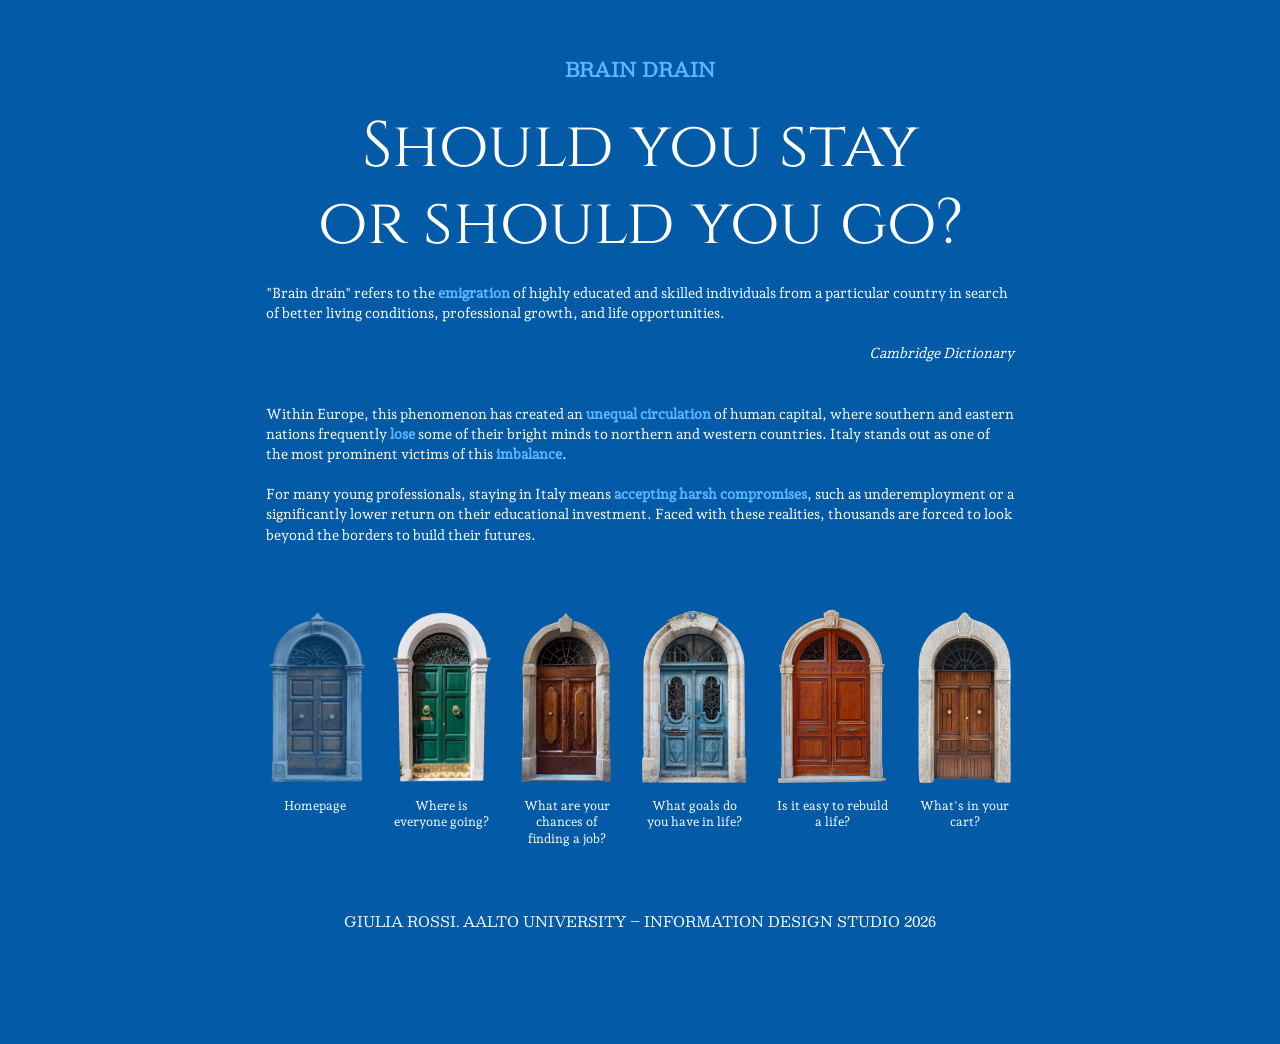
<file: index.html>
<!DOCTYPE html>
<html lang="en">
  <head>
    <meta charset="UTF-8" />
    <meta name="viewport" content="width=device-width, initial-scale=1.0" />
    <title>Homepage - brain drain</title>
    <link rel="stylesheet" href="0-door.css" />
  </head>
  <body>
    <div class="grid-container">
      <header>
        <h1><a href="index.html">BRAIN DRAIN</a></h1>
      </header>

      <div class="container">
        <div class="info">
          <h2>
            Should you stay <br />
            or should you go?
          </h2>
          <!-- <h2>
            SHOULD YOU STAY <br />
            OR SHOULD YOU GO?
          </h2> -->
          <p class="text">
            <br />
            "Brain drain" refers to the <strong>emigration</strong> of highly
            educated and skilled individuals from a particular country in search
            of better living conditions, professional growth, and life
            opportunities. <br /><br /><br />
          </p>
          <p class="quote">Cambridge Dictionary</p>
          <p class="text">
            <br />
            <br />
            Within Europe, this phenomenon has created an
            <strong>unequal circulation</strong> of human capital, where
            southern and eastern nations frequently <strong>lose</strong> some
            of their bright minds to northern and western countries. Italy
            stands out as one of the most prominent victims of this
            <strong>imbalance</strong>.<br /><br />
            For many young professionals, staying in Italy means
            <strong>accepting harsh compromises</strong>, such as
            underemployment or a significantly lower return on their educational
            investment. Faced with these realities, thousands are forced to look
            beyond the borders to build their futures.
          </p>

          <!-- <div class="button-chapter">
            
            <a href="1-line.html">
              <svg
                class="door"
                id="chapter1"
                xmlns="http://www.w3.org/2000/svg"
                id="_x3C_Layer_x3E_"
                version="1.1"
                viewBox="0 0 635.7 606.6"
              >
                <defs>
                  <style>
                    .st0 {
                      fill: #60b5ff;
                    }
                    .st1 {
                      fill: #8c5c32;
                    }
                    .st2 {
                      fill: #f0d1b5;
                    }
                    .st4 {
                      fill: #035aa6;
                    }
                    .st5 {
                      fill: #fff;
                    }
                  </style>
                </defs>
                <path
                  d="M139.4 310.9c24.2.2 48.5.3 72.7.5 2.9 0 5.3-2.4 5.3-5.3v-23.5c0-2.9-2.4-5.3-5.3-5.3h-73.6c-3 0-5.4 2.5-5.3 5.5l.9 23.1c.1 2.8 2.4 5.1 5.3 5.1ZM49.7 423.5c24.2.2 48.5.4 72.7.5 2.9 0 5.3-2.7 5.3-6.1V391c0-3.3-2.4-6.1-5.3-6.1H48.9c-3 0-5.4 2.9-5.3 6.3l.9 26.3c.1 3.2 2.4 5.8 5.3 5.8ZM145.8 183.9h80.1c2.9 0 5.3 2.4 5.3 5.3v24.1c0 2.9-2.4 5.3-5.3 5.3h-76.6c-2.6 0-4.9-1.9-5.3-4.5l-3.6-24.1c-.5-3.2 2-6.1 5.3-6.1ZM452.1 195.7h80.1c2.9 0 5.3 2.4 5.3 5.3v24.1c0 2.9-2.4 5.3-5.3 5.3h-76.6c-2.6 0-4.9-1.9-5.3-4.5l-3.6-24.1c-.5-3.2 2-6.1 5.3-6.1ZM116.1 438.2h80.1c2.9 0 5.3 2.4 5.3 5.3v24.1c0 2.9-2.4 5.3-5.3 5.3h-76.6c-2.6 0-4.9-1.9-5.3-4.5l-3.6-24.1c-.5-3.2 2-6.1 5.3-6.1ZM80.1 337h80.1c2.9 0 5.3 2.4 5.3 5.3v24.1c0 2.9-2.4 5.3-5.3 5.3H83.6c-2.6 0-4.9-1.9-5.3-4.5l-3.6-24.1c-.5-3.2 2-6.1 5.3-6.1ZM422.8 239.1h80.1c2.9 0 5.3 2.4 5.3 5.3v24.1c0 2.9-2.4 5.3-5.3 5.3h-76.6c-2.6 0-4.9-1.9-5.3-4.5l-3.6-24.1c-.5-3.2 2-6.1 5.3-6.1ZM93.1 472.6l-80.1.7c-2.9 0-5.3-2.3-5.4-5.3l-.2-24.1c0-2.9 2.3-5.3 5.3-5.4l76.6-.7c2.6 0 4.9 1.9 5.3 4.5l3.8 24.1c.5 3.2-2 6.1-5.2 6.1ZM97.4 229.8h80.2c2.9 0 5.3 2.4 5.3 5.3v27.2c0 3-2.5 5.5-5.6 5.3l-76.6-3.7c-2.5-.1-4.6-2-5-4.5l-3.6-23.6c-.5-3.2 2-6.1 5.2-6.1ZM71.4 487.4h80.2c2.9 0 5.3 2.4 5.3 5.3v27.2c0 3-2.5 5.5-5.6 5.3l-76.6-3.7c-2.5-.1-4.6-2-5-4.5l-3.6-23.6c-.5-3.2 2-6.1 5.2-6.1ZM226.2 423l-80.2 1c-2.9 0-5.3-2.3-5.4-5.2l-.3-27.2c0-3 2.5-5.5 5.5-5.4l76.6 2.7c2.5 0 4.6 1.9 5.1 4.4l3.9 23.5c.5 3.2-1.9 6.1-5.2 6.2M463.7 339.2c24.2.2 48.5.4 72.7.5 2.9 0 5.3-2.7 5.3-6.1v-26.9c0-3.3-2.4-6.1-5.3-6.1h-73.6c-3 0-5.4 2.9-5.3 6.3.3 8.8.6 17.5.9 26.3.1 3.2 2.4 5.8 5.3 5.8ZM472.2 553.5c24.2.2 48.5.4 72.7.5 2.9 0 5.3-2.7 5.3-6.1V521c0-3.3-2.4-6.1-5.3-6.1h-73.6c-3 0-5.4 2.9-5.3 6.3.3 8.8.6 17.5.9 26.3.1 3.2 2.4 5.8 5.3 5.8ZM536.5 354h80.1c2.9 0 5.3 2.4 5.3 5.3v24.1c0 2.9-2.4 5.3-5.3 5.3H540c-2.6 0-4.9-1.9-5.3-4.5l-3.6-24.1c-.5-3.2 2-6.1 5.3-6.1ZM439.3 466.5h80.1c2.9 0 5.3 2.4 5.3 5.3v24.1c0 2.9-2.4 5.3-5.3 5.3h-76.6c-2.6 0-4.9-1.9-5.3-4.5l-3.6-24.1c-.5-3.2 2-6.1 5.3-6.1ZM513.5 388.3l-80.1.7c-2.9 0-5.3-2.3-5.4-5.3l-.2-24.1c0-2.9 2.3-5.3 5.3-5.4l76.6-.7c2.6 0 4.9 1.9 5.3 4.5l3.8 24.1c.5 3.2-2 6.1-5.2 6.1ZM623.1 501.7l-80.2 1c-2.9 0-5.3-2.3-5.4-5.2l-.3-27.2c0-3 2.5-5.5 5.5-5.4l76.6 2.7c2.5 0 4.6 1.9 5.1 4.4l3.9 23.5c.5 3.2-1.9 6.1-5.2 6.2M536.6 447.8l-80.2 1c-2.9 0-5.3-2.3-5.4-5.2l-.3-27.2c0-3 2.5-5.5 5.5-5.4l76.6 2.7c2.5 0 4.6 1.9 5.1 4.4l3.9 23.5c.5 3.2-1.9 6.1-5.2 6.2"
                  class="st2"
                />
                <path
                  d="M482.7 11.7c-3.1-7.7-312.6 0-312.6 0v554.9h312.6s3.1-547.2 0-554.9"
                  class="st1"
                />
                <path
                  d="M437.7 369.7v-.3c-4.4-2.6-11.5-5.7-20.9-5.8h-.3c-2.9 0-5.5.3-8 .8 2-1.3 4-2.9 5.9-4.9 7.3-7.1 10.1-15.2 11.1-19.3v-.5h-.3c-4.9 1.2-12.2 4.1-18.9 10.7-2.1 2.1-3.9 4.3-5.3 6.4.5-2.3.7-4.9.8-7.6 0-10.2-3.6-17.9-5.8-21.5h-.5c-2.6 4.4-5.7 11.5-5.8 20.9 0 3 .3 5.8.8 8.3-1.3-2-2.9-4-4.9-5.9-7.2-7.3-15.2-10.1-19.3-11.1h-.3v.5c1.2 4.9 4.1 12.2 10.7 18.9 2.1 2.1 4.3 3.9 6.4 5.3-2.3-.5-4.9-.7-7.6-.8h-.3c-10 0-17.6 3.6-21.2 5.8v.8c4.4 2.6 11.5 5.7 20.9 5.8h.3c2.9 0 5.5-.3 8-.8-2 1.3-4 2.9-5.9 4.9-7.3 7.1-10.1 15.2-11.1 19.3v.4c0 .1 0 .2.1.3 0 0 .1.2.2.2 0 0 .2.1.3.1h.6c4.9-1.2 12.2-4.1 18.9-10.7 2.1-2.1 3.9-4.3 5.3-6.4-.5 2.3-.7 4.9-.8 7.6 0 10.2 3.6 17.9 5.8 21.5 0 0 0 .1.1.2 0 0 .1 0 .2.1h.8s.1 0 .2-.1c0 0 0-.1.1-.2 2.6-4.4 5.7-11.5 5.8-20.9 0-3-.3-5.8-.8-8.3 1.3 2 2.9 4 4.9 5.9 7.2 7.3 15.2 10.1 19.3 11.1h.6s.2 0 .3-.1l.2-.2s0-.2.1-.3v-.4c-1.2-4.9-4.1-12.2-10.7-18.9-2.1-2.1-4.3-3.9-6.4-5.3 2.3.5 4.9.7 7.6.8h.3c10 0 17.6-3.6 21.2-5.8 0 0 .1 0 .2-.1 0 0 0-.1.1-.2v-.5Zm-31.2-19.1c5.6-5.5 11.6-8.2 16.1-9.6-1.3 4.2-4.1 10.7-10.1 16.6-5.6 5.5-11.6 8.2-16.1 9.6 1.3-4.2 4.1-10.7 10.1-16.6M393.7 329c2.1 3.9 4.7 10.5 4.6 18.8 0 8.1-2.6 14.4-4.6 18.2-2.1-3.9-4.7-10.5-4.6-18.8 0-7.8 2.4-14 4.6-18.2m-28.9 11.9c4.2 1.3 10.7 4.1 16.6 10.1 5.5 5.6 8.2 11.6 9.6 16.1-4.2-1.3-10.7-4.1-16.6-10.1-5.5-5.6-8.2-11.6-9.6-16.1m6.3 33.5c-7.8 0-14-2.4-18.2-4.6 3.8-2 10.3-4.6 18.5-4.6h.3c8.1 0 14.4 2.6 18.2 4.6-3.8 2-10.3 4.6-18.5 4.6zM381 389c-5.6 5.5-11.6 8.2-16.1 9.6 1.3-4.2 4.1-10.7 10.1-16.6 5.6-5.5 11.6-8.2 16.1-9.6-1.3 4.2-4.1 10.7-10.1 16.6m12.7 21.6c-2.1-3.9-4.7-10.5-4.6-18.8 0-7.8 2.4-14 4.6-18.2 2.1 3.9 4.7 10.5 4.6 18.8 0 8.1-2.6 14.4-4.6 18.2m28.9-11.9c-4.2-1.3-10.7-4.1-16.6-10.1-5.5-5.6-8.2-11.6-9.6-16.1 4.2 1.3 10.7 4.1 16.6 10.1 5.5 5.6 8.2 11.6 9.6 16.1m-6.9-24.3c-7.8 0-14-2.4-18.2-4.6 3.8-2 10.3-4.6 18.5-4.6h.3c8.1 0 14.4 2.6 18.2 4.6-3.9 2.1-10.5 4.7-18.8 4.6"
                  class="st5"
                />
                <path
                  d="M426.9 336c-6.6-6.4-13.8-9.4-16.7-10.4-2.3-.8-7-2.2-13.1-2.6-11.8-.7-22.9 2.2-32.1 8.6-2.1 1.5-7.1 4.9-11.4 11.2-7.5 11-7.6 22.1-7.4 25.2.6 12.2 4.1 22.5 10.4 30.5 7.5 9.6 18.7 16.1 30.8 17.8 1.3.2 4 .6 7.6.6s7.6-.3 12.3-1.5c3.8-.9 13.7-3.4 22-11.8 11.7-11.8 12.6-27.3 12.1-35.5-.3-4.5-2.1-20.1-14.4-32Zm.7 65.9c-7.9 8-17.4 10.3-21 11.2-9.1 2.3-16.6 1.2-19 .9-11.5-1.6-22.2-7.8-29.3-16.9-6-7.6-9.3-17.5-9.9-29.2-.1-3 0-13.5 7-23.8 4.1-5.9 8.8-9.2 10.8-10.6 7.9-5.5 17.3-8.3 27.3-8.3s2.2 0 3.4.1c5.9.4 10.4 1.7 12.5 2.5 2.7 1 9.6 3.9 15.9 9.9 11.7 11.3 13.4 26.2 13.7 30.5.5 7.8-.4 22.6-11.4 33.8Z"
                  class="st5"
                />
                <path
                  d="M445.7 319.5c0-.6-.5-1.1-1.1-1.1h-61.5c-13.7 0-27.8-.5-42-1.3-.3 0-.6 0-.8.3-.2.2-.4.5-.4.8.2 16.7.2 33.6.2 50.2 0 16.8-.2 33.7-.4 50.5 0 .6.5 1.1 1.1 1.2 10.8.4 21.7.7 32.5.8 5.7 0 11.4.1 17.1.1 18 0 36.2-.4 54.1-1.1.6 0 1.1-.5 1.1-1.1.3-6.3.5-12.7.7-19.1.1-5.2.4-17.4-.2-57.2-.1-7.6-.3-15.4-.4-23m-1.6 80.1c-.1 6-.4 12.1-.6 18.1-23.3 1-46.8 1.3-70.1 1-10.4-.1-20.9-.4-31.3-.8.2-16.4.4-33 .4-49.4 0-16.3 0-32.8-.2-49.1 13.8.7 27.5 1.1 40.9 1.2h60.4c.2 7.3.3 14.6.4 21.9.7 39.7.4 51.9.2 57.1ZM307 369.7v-.3c-4.4-2.6-11.5-5.7-20.9-5.8h-.3c-2.9 0-5.5.3-8 .8 2-1.3 4-2.9 5.9-4.9 7.3-7.1 10.1-15.2 11.1-19.3v-.5h-.3c-.1 0 0 0 0 0h-.1c-4.9 1.2-12.2 4.1-18.9 10.7-2.1 2.1-3.9 4.3-5.3 6.4.5-2.3.7-4.9.8-7.6 0-10.2-3.6-17.9-5.8-21.5h-.5c-2.6 4.4-5.7 11.5-5.8 20.9 0 3 .3 5.8.8 8.3-1.3-2-2.9-4-4.9-5.9-7.2-7.3-15.2-10.1-19.3-11.1h-.3v.5c1.2 4.9 4.1 12.2 10.7 18.9 2.1 2.1 4.3 3.9 6.4 5.3-2.3-.5-4.9-.7-7.6-.8h-.3c-10 0-17.6 3.6-21.2 5.8v.8c4.4 2.6 11.5 5.7 20.9 5.8h.3c2.9 0 5.5-.3 8-.8-2 1.3-4 2.9-5.9 4.9-7.3 7.1-10.1 15.2-11.1 19.3v.4c0 .1 0 .2.1.3 0 0 .1.2.2.2 0 0 .2.1.3.1h.6c4.9-1.2 12.2-4.1 18.9-10.7 2.1-2.1 3.9-4.3 5.3-6.4-.5 2.3-.7 4.9-.8 7.6 0 10.2 3.6 17.9 5.8 21.5 0 0 0 .1.1.2 0 0 .1 0 .2.1h.8s.1 0 .2-.1c0 0 0-.1.1-.2 2.6-4.4 5.7-11.5 5.8-20.9 0-3-.3-5.8-.8-8.3 1.3 2 2.9 4 4.9 5.9 7.2 7.3 15.2 10.1 19.3 11.1h.6s.2 0 .3-.1l.2-.2s0-.2.1-.3v-.4c-1.2-4.9-4.1-12.2-10.7-18.9-2.1-2.1-4.3-3.9-6.4-5.3 2.3.5 4.9.7 7.6.8h.3c10 0 17.6-3.6 21.2-5.8 0 0 .1 0 .2-.1 0 0 0-.1.1-.2v-.5Zm-31.3-19.1c5.6-5.5 11.6-8.2 16.1-9.6-1.3 4.2-4.1 10.7-10.1 16.6-5.6 5.5-11.6 8.2-16.1 9.6 1.3-4.2 4.1-10.7 10.1-16.6M263 329c2.1 3.9 4.7 10.5 4.6 18.8 0 8.1-2.6 14.4-4.6 18.2-2.1-3.9-4.7-10.5-4.6-18.8 0-7.8 2.4-14 4.6-18.2m-28.9 11.9c4.2 1.3 10.7 4.1 16.6 10.1 5.5 5.6 8.2 11.6 9.6 16.1-4.2-1.3-10.7-4.1-16.6-10.1-5.5-5.6-8.2-11.6-9.6-16.1m6.2 33.5c-7.8 0-14-2.4-18.2-4.6 3.8-2 10.3-4.6 18.5-4.6h.3c8.1 0 14.4 2.6 18.2 4.6-3.8 2-10.3 4.6-18.5 4.6zm9.9 14.6c-5.6 5.5-11.6 8.2-16.1 9.6 1.3-4.2 4.1-10.7 10.1-16.6 5.6-5.5 11.6-8.2 16.1-9.6-1.3 4.2-4.1 10.7-10.1 16.6m12.8 21.6c-2.1-3.9-4.7-10.5-4.6-18.8 0-7.8 2.4-14 4.6-18.2 2.1 3.9 4.7 10.5 4.6 18.8 0 8.1-2.6 14.4-4.6 18.2m28.8-11.9c-4.2-1.3-10.7-4.1-16.6-10.1-5.5-5.6-8.2-11.6-9.6-16.1 4.2 1.3 10.7 4.1 16.6 10.1 5.5 5.6 8.2 11.6 9.6 16.1m-6.8-24.3c-7.8 0-14-2.4-18.2-4.6 3.8-2 10.3-4.6 18.5-4.6h.3c8.1 0 14.4 2.6 18.2 4.6-3.9 2.1-10.5 4.6-18.8 4.6"
                  class="st5"
                />
                <path
                  d="M296.1 336c-6.6-6.4-13.8-9.4-16.7-10.4-2.3-.8-7-2.2-13.1-2.6-11.8-.7-22.9 2.2-32.1 8.6-2.1 1.5-7.1 4.9-11.4 11.2-7.5 11-7.6 22.1-7.4 25.2.6 12.2 4.1 22.5 10.4 30.5 7.5 9.6 18.7 16.1 30.8 17.8 1.3.2 4 .6 7.6.6s7.6-.3 12.3-1.5c3.8-.9 13.7-3.4 22-11.8 11.7-11.8 12.6-27.3 12.1-35.5-.3-4.5-2.1-20.1-14.4-32Zm.7 65.9c-7.9 8-17.4 10.3-21 11.2-9.1 2.3-16.6 1.2-19 .9-11.5-1.6-22.2-7.8-29.3-16.9-6-7.6-9.3-17.5-9.9-29.2-.1-3 0-13.5 7-23.8 4.1-5.9 8.8-9.2 10.8-10.6 7.9-5.5 17.3-8.3 27.3-8.3s2.2 0 3.4.1c5.9.4 10.4 1.7 12.5 2.5 2.7 1 9.6 3.8 15.9 9.9 11.7 11.3 13.4 26.2 13.7 30.5.5 7.8-.4 22.6-11.4 33.8Z"
                  class="st5"
                />
                <path
                  d="M315 319.5c0-.6-.5-1.1-1.1-1.1h-61.5c-13.7 0-27.8-.5-42-1.3-.3 0-.6 0-.8.3-.2.2-.4.5-.4.8.2 16.7.2 33.6.2 50.2 0 16.8-.2 33.7-.4 50.5 0 .6.5 1.1 1.1 1.2 10.8.4 21.7.7 32.5.8 5.7 0 11.4.1 17.1.1 18 0 36.2-.4 54.1-1.1.6 0 1.1-.5 1.1-1.1.3-6.3.5-12.7.7-19.1.1-5.2.4-17.4-.2-57.2-.1-7.5-.3-15.3-.4-23m-1.6 80.1c-.1 6-.4 12.1-.6 18.1-23.3 1-46.8 1.3-70.1 1-10.4-.1-20.9-.4-31.3-.8.2-16.4.4-33 .4-49.4 0-16.3 0-32.8-.2-49.1 13.8.7 27.5 1.1 40.9 1.2h60.4c.2 7.4.3 14.7.4 21.9.7 39.7.4 51.9.2 57.1ZM437.7 504v-.3c-4.4-2.6-11.5-5.7-20.9-5.8h-.3c-2.9 0-5.5.3-8 .8 2-1.3 4-2.9 5.9-4.9 7.3-7.2 10.1-15.2 11.1-19.3v-.5h-.3c-4.9 1.2-12.2 4.1-18.9 10.7-2.1 2.1-3.9 4.3-5.3 6.4.5-2.3.7-4.9.8-7.6 0-10.2-3.6-17.9-5.8-21.5h-.5c-2.6 4.4-5.7 11.5-5.8 20.9 0 3 .3 5.8.8 8.3-1.3-2-2.9-4-4.9-5.9-7.1-7.3-15.2-10.1-19.3-11.1h-.3v.5c1.2 4.9 4.1 12.2 10.7 18.9 2.1 2.1 4.3 3.9 6.4 5.3-2.3-.5-4.9-.7-7.6-.8h-.3c-10 0-17.6 3.6-21.2 5.8v.8c4.4 2.6 11.5 5.7 20.9 5.8h.3c2.9 0 5.5-.3 8-.8-2 1.3-4 2.9-5.9 4.9-7.3 7.2-10.1 15.2-11.1 19.3v.4c0 .1 0 .2.1.3 0 0 .1.2.2.2 0 0 .2.1.3.1h.6c4.9-1.2 12.2-4.1 18.9-10.7 2.1-2.1 3.9-4.3 5.3-6.4-.5 2.3-.7 4.9-.8 7.6 0 10.2 3.6 17.9 5.8 21.5 0 0 0 .1.1.2 0 0 .1 0 .2.1h.8s.1 0 .2-.1c0 0 0-.1.1-.2 2.6-4.4 5.7-11.5 5.8-20.9 0-3-.3-5.8-.8-8.3 1.3 2 2.9 4 4.9 5.9 7.1 7.3 15.2 10.1 19.3 11.1h.6s.2 0 .3-.1l.2-.2s0-.2.1-.3v-.4c-1.2-4.9-4.1-12.2-10.7-18.9-2.1-2.1-4.3-3.9-6.4-5.3 2.3.5 4.9.7 7.6.8h.3c10 0 17.6-3.6 21.2-5.8 0 0 .1 0 .2-.1 0 0 0-.1.1-.2v-.5Zm-31.2-19.1c5.6-5.5 11.6-8.2 16.1-9.6-1.3 4.2-4.1 10.7-10.1 16.6-5.6 5.5-11.6 8.2-16.1 9.6 1.3-4.2 4.1-10.7 10.1-16.6m-12.8-21.6c2.1 3.9 4.7 10.5 4.6 18.8 0 7.8-2.4 14-4.6 18.2-2.1-3.9-4.7-10.5-4.6-18.8 0-7.8 2.4-14 4.6-18.2m-28.9 11.9c4.2 1.3 10.7 4.1 16.6 10.1 5.5 5.6 8.2 11.6 9.6 16.1-4.2-1.3-10.7-4.1-16.6-10.1-5.5-5.6-8.2-11.6-9.6-16.1m6.3 33.5c-7.8 0-14-2.4-18.2-4.6 3.8-2 10.3-4.6 18.5-4.6h.3c7.8 0 14 2.4 18.2 4.6-3.9 2.1-10.4 4.6-18.8 4.6m9.9 14.7c-5.6 5.5-11.6 8.2-16.1 9.6 1.3-4.2 4.1-10.7 10.1-16.6 5.6-5.5 11.6-8.2 16.1-9.6-1.3 4.2-4.1 10.7-10.1 16.6m12.7 21.5c-2.1-3.9-4.7-10.5-4.6-18.8 0-7.8 2.4-14 4.6-18.2 2.1 3.9 4.7 10.5 4.6 18.8 0 7.8-2.4 14-4.6 18.2m28.9-11.9c-4.2-1.3-10.7-4.1-16.6-10.1-5.5-5.6-8.2-11.6-9.6-16.1 4.2 1.3 10.7 4.1 16.6 10.1 5.5 5.6 8.2 11.6 9.6 16.1m-6.9-24.3c-7.8 0-14-2.4-18.2-4.6 3.8-2 10.3-4.6 18.5-4.6h.3c7.8 0 14 2.4 18.2 4.6-3.9 2.1-10.4 4.6-18.8 4.6"
                  class="st5"
                />
                <path
                  d="M426.9 470.3c-6.6-6.4-13.8-9.4-16.7-10.4-2.3-.8-7-2.2-13.1-2.6-11.8-.7-22.9 2.2-32.1 8.6-2.1 1.5-7.1 4.9-11.4 11.2-7.5 11-7.6 22.1-7.4 25.2.6 12.2 4.1 22.5 10.4 30.5 7.5 9.6 18.7 16.1 30.8 17.8 1.3.2 4 .6 7.6.6s7.6-.3 12.3-1.5c3.8-.9 13.7-3.4 22-11.8 11.7-11.8 12.6-27.3 12.1-35.5-.3-4.5-2.1-20.1-14.4-32Zm.7 65.9c-7.9 8-17.4 10.3-21 11.2-9.1 2.3-16.6 1.2-19 .9-11.5-1.6-22.2-7.8-29.3-16.9-6-7.6-9.3-17.5-9.9-29.2-.1-3 0-13.5 7-23.8 4.1-5.9 8.8-9.2 10.8-10.6 8.8-6.1 19.4-8.9 30.7-8.2 5.9.4 10.4 1.7 12.5 2.5 2.7 1 9.6 3.8 15.9 9.9 11.7 11.3 13.4 26.2 13.7 30.5.5 7.8-.4 22.6-11.4 33.8Z"
                  class="st5"
                />
                <path
                  d="M445.7 453.8c0-.6-.5-1.1-1.1-1.1h-61.5c-13.7 0-27.8-.5-42-1.3-.3 0-.6 0-.8.3-.2.2-.4.5-.4.8.2 16.7.2 33.6.2 50.2 0 16.8-.2 33.7-.4 50.5 0 .6.5 1.1 1.1 1.2 10.8.4 21.7.7 32.5.8 5.7 0 11.4.1 17.1.1 18 0 36.2-.4 54.1-1.1.6 0 1.1-.5 1.1-1.1.3-6.3.5-12.7.7-19.1.1-5.2.4-17.4-.2-57.2-.1-7.6-.3-15.4-.4-23m-1.6 80.1c-.1 6-.4 12.1-.6 18.1-23.3 1-46.8 1.3-70.1 1-10.4-.1-20.9-.4-31.3-.8.2-16.4.4-33 .4-49.4 0-16.3 0-32.8-.2-49.1 13.8.7 27.5 1.1 40.9 1.2h60.3c.2 7.3.3 14.6.4 21.9.7 39.7.4 51.9.2 57.1M307 504v-.3c-4.4-2.6-11.5-5.7-20.9-5.8h-.3c-2.9 0-5.5.3-8 .8 2-1.3 4-2.9 5.9-4.9 7.3-7.1 10.1-15.2 11.1-19.3v-.5h-.3c-4.9 1.2-12.2 4.1-18.9 10.7-2.1 2.1-3.9 4.3-5.3 6.4.5-2.3.7-4.9.8-7.6 0-10.2-3.6-17.9-5.8-21.5h-.5c-2.6 4.4-5.7 11.5-5.8 20.9 0 3 .3 5.8.8 8.3-1.3-2-2.9-4-4.9-5.9-7.1-7.3-15.2-10.1-19.3-11.1h-.3v.5c1.2 4.9 4.1 12.2 10.7 18.9 2.1 2.1 4.3 3.9 6.4 5.3-2.3-.5-4.9-.7-7.6-.8h-.3c-10 0-17.6 3.6-21.2 5.8v.8c4.4 2.6 11.5 5.7 20.9 5.8h.3c2.9 0 5.5-.3 8-.8-2 1.3-4 2.9-5.9 4.9-7.3 7.1-10.1 15.2-11.1 19.3v.4c0 .1 0 .2.1.3 0 0 .1.2.2.2 0 0 .2.1.3.1h.6c4.9-1.2 12.2-4.1 18.9-10.7 2.1-2.1 3.9-4.3 5.3-6.4-.5 2.3-.7 4.9-.8 7.6 0 10.2 3.6 17.9 5.8 21.5 0 0 0 .1.1.2 0 0 .1 0 .2.1h.8s.1 0 .2-.1c0 0 0-.1.1-.2 2.6-4.4 5.7-11.5 5.8-20.9 0-3-.3-5.8-.8-8.3 1.3 2 2.9 4 4.9 5.9 7.1 7.3 15.2 10.1 19.3 11.1h.6s.2 0 .3-.1l.2-.2s0-.2.1-.3v-.4c-1.2-4.9-4.1-12.2-10.7-18.9-2.1-2.1-4.3-3.9-6.4-5.3 2.3.5 4.9.7 7.6.8h.3c10 0 17.6-3.6 21.2-5.8 0 0 .1 0 .2-.1 0 0 0-.1.1-.2v-.5Zm-31.3-19.1c5.6-5.5 11.6-8.2 16.1-9.6-1.3 4.2-4.1 10.7-10.1 16.6-5.6 5.5-11.6 8.2-16.1 9.6 1.3-4.2 4.1-10.7 10.1-16.6M263 463.3c2.1 3.9 4.7 10.5 4.6 18.8 0 7.8-2.4 14-4.6 18.2-2.1-3.9-4.7-10.5-4.6-18.8 0-7.8 2.4-14 4.6-18.2m-28.9 11.9c4.2 1.3 10.7 4.1 16.6 10.1 5.5 5.6 8.2 11.6 9.6 16.1-4.2-1.3-10.7-4.1-16.6-10.1-5.5-5.6-8.2-11.6-9.6-16.1m6.2 33.5c-7.8 0-14-2.4-18.2-4.6 3.8-2 10.3-4.6 18.5-4.6h.3c7.8 0 14 2.4 18.2 4.6-3.9 2.1-10.4 4.6-18.8 4.6m9.9 14.7c-5.6 5.5-11.6 8.2-16.1 9.6 1.3-4.2 4.1-10.7 10.1-16.6 5.6-5.5 11.6-8.2 16.1-9.6-1.3 4.2-4.1 10.7-10.1 16.6m12.8 21.5c-2.1-3.9-4.7-10.5-4.6-18.8 0-7.8 2.4-14 4.6-18.2 2.1 3.9 4.7 10.5 4.6 18.8 0 7.8-2.4 14-4.6 18.2m28.8-11.9c-4.2-1.3-10.7-4.1-16.6-10.1-5.5-5.6-8.2-11.6-9.6-16.1 4.2 1.3 10.7 4.1 16.6 10.1 5.5 5.6 8.2 11.6 9.6 16.1m-6.8-24.3c-7.8 0-14-2.4-18.2-4.6 3.8-2 10.3-4.6 18.5-4.6h.3c7.8 0 14 2.4 18.2 4.6-3.9 2.1-10.5 4.7-18.8 4.6"
                  class="st5"
                />
                <path
                  d="M296.1 470.3c-6.6-6.4-13.8-9.4-16.7-10.4-2.3-.8-7-2.2-13.1-2.6-11.8-.7-22.9 2.2-32.1 8.6-2.1 1.5-7.1 4.9-11.4 11.2-7.5 11-7.6 22.1-7.4 25.2.6 12.2 4.1 22.5 10.4 30.5 7.5 9.6 18.7 16.1 30.8 17.8 1.3.2 4 .6 7.6.6s7.6-.3 12.3-1.5c3.8-.9 13.7-3.4 22-11.8 11.7-11.8 12.6-27.3 12.1-35.5-.3-4.5-2.1-20.1-14.4-32Zm.7 65.9c-7.9 8-17.4 10.3-21 11.2-9.1 2.3-16.6 1.2-19 .9-11.5-1.6-22.2-7.8-29.3-16.9-6-7.6-9.3-17.5-9.9-29.2-.1-3 0-13.5 7-23.8 4.1-5.9 8.8-9.2 10.8-10.6 7.9-5.5 17.3-8.3 27.3-8.3s2.2 0 3.4.1c5.9.4 10.4 1.7 12.5 2.5 2.7 1 9.6 3.8 15.9 9.9 11.7 11.3 13.4 26.2 13.7 30.5.5 7.8-.4 22.6-11.4 33.8Z"
                  class="st5"
                />
                <path
                  d="M315 453.8c0-.6-.5-1.1-1.1-1.1h-61.5c-13.7 0-27.8-.5-42-1.3-.3 0-.6 0-.8.3-.2.2-.4.5-.4.8.2 16.7.2 33.6.2 50.2 0 16.8-.2 33.7-.4 50.5 0 .6.5 1.1 1.1 1.2 10.8.4 21.7.7 32.5.8 5.7 0 11.4.1 17.1.1 18 0 36.2-.4 54.1-1.1.6 0 1.1-.5 1.1-1.1.3-6.3.5-12.7.7-19.1.1-5.2.4-17.5-.2-57.2-.1-7.5-.3-15.3-.4-23m-1.6 80.1c-.1 6-.4 12.1-.6 18.1-23.3 1-46.8 1.3-70.1 1-10.4-.1-20.9-.4-31.3-.8.2-16.4.4-33 .4-49.4 0-16.3 0-32.8-.2-49.1 13.8.7 27.5 1.1 40.9 1.2h60.3c.2 7.4.3 14.7.4 21.9.7 39.7.4 51.9.2 57.1M349.7 101.3v.3c4.4 2.6 11.5 5.7 20.9 5.8h.3c2.9 0 5.5-.3 8-.8-2 1.3-4 2.9-5.9 4.9-7.3 7.1-10.1 15.2-11.1 19.3v.4c0 .1 0 .2.1.3 0 0 .1.2.2.2 0 0 .2.1.3.1h.6c4.9-1.2 12.2-4.1 18.9-10.7 2.1-2.1 3.9-4.3 5.3-6.4-.5 2.3-.7 4.9-.8 7.6 0 10.2 3.6 17.9 5.8 21.5 0 0 0 .1.1.2 0 0 .1 0 .2.1h.8s.1 0 .2-.1c0 0 0-.1.1-.2 2.6-4.4 5.7-11.5 5.8-20.9 0-3-.3-5.8-.8-8.3 1.3 2 2.9 4 4.9 5.9 7.2 7.3 15.2 10.1 19.3 11.1h.6s.2 0 .3-.1l.2-.2s0-.2.1-.3v-.4c-1.2-4.9-4.1-12.2-10.7-18.9-2.1-2.1-4.3-3.9-6.4-5.3 2.3.5 4.9.7 7.6.8h.3c10 0 17.6-3.6 21.2-5.8 0 0 .1 0 .2-.1 0 0 0-.1.1-.2v-.8c-4.4-2.6-11.5-5.7-20.9-5.8h-.3c-2.9 0-5.5.3-8 .8 2-1.3 4-2.9 5.9-4.9 7.3-7.1 10.1-15.2 11.1-19.3v-.5h-.4c-4.9 1.2-12.2 4.1-18.9 10.7-2.1 2.1-3.9 4.3-5.3 6.4.5-2.3.7-4.9.8-7.6 0-10.2-3.6-17.9-5.8-21.5h-.5c-2.6 4.4-5.7 11.5-5.8 20.9 0 3 .3 5.8.8 8.3-1.3-2-2.9-4-4.9-5.9-7.2-7.3-15.2-10.1-19.3-11.1h-.3v.5c1.2 4.9 4.1 12.2 10.7 18.9 2.1 2.1 4.3 3.9 6.4 5.3-2.3-.5-4.9-.7-7.6-.8h-.3c-10 0-17.6 3.6-21.2 5.8v.5Zm31.3 19.1c-5.6 5.5-11.6 8.2-16.1 9.6 1.3-4.2 4.1-10.7 10.1-16.6 5.6-5.5 11.6-8.2 16.1-9.6-1.3 4.2-4.1 10.7-10.1 16.6m12.7 21.6c-2.1-3.9-4.7-10.5-4.6-18.8 0-7.8 2.4-14 4.6-18.2 2.1 3.9 4.7 10.5 4.6 18.8 0 8.1-2.6 14.4-4.6 18.2m28.9-12c-4.2-1.3-10.7-4.1-16.6-10.1-5.5-5.6-8.2-11.6-9.6-16.1 4.2 1.3 10.7 4.1 16.6 10.1 5.5 5.6 8.2 11.6 9.6 16.1m-6.3-33.4c8.1 0 14.4 2.6 18.2 4.6-3.8 2-10.3 4.6-18.5 4.6h-.3c-7.8 0-14-2.4-18.2-4.6 3.9-2.1 10.5-4.7 18.8-4.6m-9.8-14.7c5.6-5.5 11.6-8.2 16.1-9.6-1.3 4.2-4.1 10.7-10.1 16.6-5.6 5.5-11.6 8.2-16.1 9.6 1.3-4.2 4.1-10.7 10.1-16.6m-12.8-21.6c2.1 3.9 4.7 10.5 4.6 18.8 0 7.8-2.4 14-4.6 18.2-2.1-3.9-4.7-10.5-4.6-18.8 0-7.8 2.4-14 4.6-18.2m-28.9 12c4.2 1.3 10.7 4.1 16.6 10.1 5.5 5.6 8.2 11.6 9.6 16.1-4.2-1.3-10.7-4.1-16.6-10.1-5.5-5.6-8.2-11.6-9.6-16.1m6.9 24.3c8.1 0 14.4 2.6 18.2 4.6-3.8 2-10.3 4.6-18.5 4.6h-.3c-7.8 0-14-2.4-18.2-4.6 3.9-2.1 10.5-4.7 18.8-4.6"
                  class="st5"
                />
                <path
                  d="M356.4 129.8c7.5 9.6 18.7 16.1 30.8 17.8 1.3.2 4 .6 7.6.6s7.6-.3 12.3-1.5c3.8-.9 13.7-3.4 22-11.8 11.7-11.8 12.6-27.3 12.1-35.5-.3-4.5-2.1-20.1-14.4-32C420.2 61 413 58 410.1 57c-2.3-.8-7-2.2-13.1-2.6-11.8-.7-22.9 2.2-32.1 8.6-2.1 1.5-7.1 4.9-11.4 11.2-7.5 11-7.6 22.1-7.4 25.2.6 12.2 4.1 22.5 10.4 30.5Zm-1-54.4c4.1-5.9 8.8-9.2 10.8-10.6 7.9-5.5 17.3-8.3 27.3-8.3s2.2 0 3.4.1c5.9.4 10.4 1.7 12.5 2.5 2.7 1 9.6 3.8 15.9 9.9C437 80.3 438.7 95.2 439 99.5c.5 7.8-.4 22.6-11.4 33.8-7.9 8-17.4 10.3-21 11.2-9.1 2.3-16.6 1.2-19 .9-11.5-1.6-22.2-7.8-29.3-16.9-6-7.6-9.3-17.5-9.9-29.2-.1-3 0-13.5 7-23.8Z"
                  class="st5"
                />
                <path
                  d="M339.8 150.3c0 .6.5 1.1 1.1 1.2 10.8.4 21.7.7 32.5.8 5.7 0 11.4.1 17.1.1 18 0 36.2-.4 54.1-1.1.6 0 1.1-.5 1.1-1.1.3-6.3.5-12.7.7-19.1.1-5.2.4-17.4-.2-57.2-.1-7.6-.3-15.4-.4-23 0-.6-.5-1.1-1.1-1.1h-61.5c-13.7 0-27.8-.5-42-1.3-.3 0-.6 0-.8.3-.2.2-.4.5-.4.8.2 16.7.2 33.6.2 50.2 0 16.8-.2 33.7-.4 50.5m2.5-99.5c13.8.7 27.5 1.1 40.9 1.2h60.4c.2 7.3.3 14.6.4 21.9.7 39.7.4 51.9.2 57.1-.1 6-.4 12.1-.6 18.1-23.3 1-46.8 1.3-70.1 1-10.4-.1-20.9-.4-31.3-.8.2-16.4.4-33 .4-49.4 0-16.3 0-32.8-.2-49.1ZM307 101.1v-.3c-4.4-2.6-11.5-5.7-20.9-5.8h-.3c-2.9 0-5.5.3-8 .8 2-1.3 4-2.9 5.9-4.9 7.3-7.1 10.1-15.2 11.1-19.3v-.5h-.4c-4.9 1.2-12.2 4.1-18.9 10.7-2.1 2.1-3.9 4.3-5.3 6.4.5-2.3.7-4.9.8-7.6 0-10.2-3.6-17.9-5.8-21.5h-.5c-2.6 4.4-5.7 11.5-5.8 20.9 0 3 .3 5.8.8 8.3-1.3-2-2.9-4-4.9-5.9-7.2-7.3-15.2-10.1-19.3-11.1h-.3v.5c1.2 4.9 4.1 12.2 10.7 18.9 2.1 2.1 4.3 3.9 6.4 5.3-2.3-.5-4.9-.7-7.6-.8h-.3c-10 0-17.6 3.6-21.2 5.8v.8c4.4 2.6 11.5 5.7 20.9 5.8h.3c2.9 0 5.5-.3 8-.8-2 1.3-4 2.9-5.9 4.9-7.3 7.1-10.1 15.2-11.1 19.3v.4c0 .1 0 .2.1.3 0 0 .1.2.2.2 0 0 .2.1.3.1h.6c4.9-1.2 12.2-4.1 18.9-10.7 2.1-2.1 3.9-4.3 5.3-6.4-.5 2.3-.7 4.9-.8 7.6 0 10.2 3.6 17.9 5.8 21.5 0 0 0 .1.1.2 0 0 .1 0 .2.1h.8s.1 0 .2-.1c0 0 0-.1.1-.2 2.6-4.4 5.7-11.5 5.8-20.9 0-3-.3-5.8-.8-8.3 1.3 2 2.9 4 4.9 5.9 7.2 7.3 15.2 10.1 19.3 11.1h.6s.2 0 .3-.1l.2-.2s0-.2.1-.3v-.4c-1.2-4.9-4.1-12.2-10.7-18.9-2.1-2.1-4.3-3.9-6.4-5.3 2.3.5 4.9.7 7.6.8h.3c10 0 17.6-3.6 21.2-5.8 0 0 .1 0 .2-.1 0 0 0-.1.1-.2v-.5Zm-31.3-19.2c5.6-5.5 11.6-8.2 16.1-9.6-1.3 4.2-4.1 10.7-10.1 16.6-5.6 5.5-11.6 8.2-16.1 9.6 1.3-4.2 4.1-10.7 10.1-16.6M263 60.3c2.1 3.9 4.7 10.5 4.6 18.8 0 7.8-2.4 14-4.6 18.2-2.1-3.9-4.7-10.5-4.6-18.8 0-7.8 2.4-14 4.6-18.2m-28.9 12c4.2 1.3 10.7 4.1 16.6 10.1 5.5 5.6 8.2 11.6 9.6 16.1-4.2-1.3-10.7-4.1-16.6-10.1-5.5-5.6-8.2-11.6-9.6-16.1m6.2 33.5c-7.8 0-14-2.4-18.2-4.6 3.9-2.1 10.5-4.7 18.8-4.6 8.1 0 14.4 2.6 18.2 4.6-3.8 2-10.3 4.6-18.5 4.6zm9.9 14.6c-5.6 5.5-11.6 8.2-16.1 9.6 1.3-4.2 4.1-10.7 10.1-16.6 5.6-5.5 11.6-8.2 16.1-9.6-1.3 4.2-4.1 10.7-10.1 16.6M263 142c-2.1-3.9-4.7-10.5-4.6-18.8 0-7.8 2.4-14 4.6-18.2 2.1 3.9 4.7 10.5 4.6 18.8 0 8.1-2.6 14.4-4.6 18.2m28.8-12c-4.2-1.3-10.7-4.1-16.6-10.1-5.5-5.6-8.2-11.6-9.6-16.1 4.2 1.3 10.7 4.1 16.6 10.1 5.5 5.6 8.2 11.6 9.6 16.1m-6.8-24.2c-7.8 0-14-2.4-18.2-4.6 3.9-2.1 10.5-4.7 18.8-4.6 8.1 0 14.4 2.6 18.2 4.6-3.8 2-10.3 4.6-18.5 4.6z"
                  class="st5"
                />
                <path
                  d="M296.1 67.4C289.5 61 282.3 58 279.4 57c-2.3-.8-7-2.2-13.1-2.6-11.8-.7-22.9 2.2-32.1 8.6-2.1 1.5-7.1 4.9-11.4 11.2-7.5 11-7.6 22.1-7.4 25.2.6 12.2 4.1 22.5 10.4 30.5 7.5 9.6 18.7 16.1 30.8 17.8 1.3.2 4 .6 7.6.6s7.6-.3 12.3-1.5c3.8-.9 13.7-3.4 22-11.8 11.7-11.8 12.6-27.3 12.1-35.5-.3-4.5-2.1-20.1-14.4-32Zm.7 65.8c-7.9 8-17.4 10.3-21 11.2-9.1 2.3-16.6 1.2-19 .9-11.5-1.6-22.2-7.8-29.3-16.9-6-7.6-9.3-17.5-9.9-29.2-.1-3 0-13.5 7-23.8 4.1-5.9 8.8-9.2 10.8-10.6 7.9-5.5 17.3-8.3 27.3-8.3s2.2 0 3.4.1c5.9.4 10.4 1.7 12.5 2.5 2.7 1 9.6 3.8 15.9 9.9 11.7 11.3 13.4 26.2 13.7 30.5.5 7.8-.4 22.6-11.4 33.8Z"
                  class="st5"
                />
                <path
                  d="M315 50.9c0-.6-.5-1.1-1.1-1.1h-61.5c-13.7 0-27.8-.5-42-1.3-.3 0-.6 0-.8.3-.2.2-.4.5-.4.8.2 16.7.2 33.6.2 50.2 0 16.8-.2 33.7-.4 50.5 0 .6.5 1.1 1.1 1.2 10.8.4 21.7.7 32.5.8 5.7 0 11.4.1 17.1.1 18 0 36.2-.4 54.1-1.1.6 0 1.1-.5 1.1-1.1.3-6.3.5-12.7.7-19.1.1-5.2.4-17.4-.2-57.2-.1-7.5-.3-15.3-.4-23m-1.6 80.1c-.1 6-.4 12.1-.6 18.1-23.3 1-46.8 1.3-70.1 1-10.4-.1-20.9-.4-31.3-.8.2-16.4.4-33 .4-49.4 0-16.3 0-32.8-.2-49.1 13.8.7 27.5 1.1 40.9 1.2h60.4c.2 7.4.3 14.7.4 21.9.7 39.7.4 51.9.2 57.1ZM349.7 235.6v.3c4.4 2.6 11.5 5.7 20.9 5.8h.3c2.9 0 5.5-.3 8-.8-2 1.3-4 2.9-5.9 4.9-7.3 7.2-10.1 15.2-11.1 19.3v.4c0 .1 0 .2.1.3 0 0 .1.2.2.2 0 0 .2.1.3.1h.6c4.9-1.2 12.2-4.1 18.9-10.7 2.1-2.1 3.9-4.3 5.3-6.4-.5 2.3-.7 4.9-.8 7.6 0 10.2 3.6 17.9 5.8 21.5 0 0 0 .1.1.2 0 0 .1 0 .2.1h.8s.1 0 .2-.1c0 0 0-.1.1-.2 2.6-4.4 5.7-11.5 5.8-20.9 0-3-.3-5.8-.8-8.3 1.3 2 2.9 4 4.9 5.9 7.1 7.3 15.2 10.1 19.3 11.1h.6s.2 0 .3-.1l.2-.2s0-.2.1-.3v-.4c-1.2-4.9-4.1-12.2-10.7-18.9-2.1-2.1-4.3-3.9-6.4-5.3 2.3.5 4.9.7 7.6.8h.3c10 0 17.6-3.6 21.2-5.8 0 0 .1 0 .2-.1 0 0 0-.1.1-.2v-.8c-4.4-2.6-11.5-5.7-20.9-5.8-3 0-5.8.3-8.3.8 2-1.3 4-2.9 5.9-4.9 7.3-7.2 10.1-15.2 11.1-19.3v-.5h-.4c-4.9 1.2-12.2 4.1-18.9 10.7-2.1 2.1-3.9 4.3-5.3 6.4.5-2.3.7-4.9.8-7.6 0-10.2-3.6-17.9-5.8-21.5h-.4c-2.6 4.4-5.7 11.5-5.8 20.9 0 3 .3 5.8.8 8.3-1.3-2-2.9-4-4.9-5.9-7.1-7.3-15.2-10.1-19.3-11.1h-.4v.5c1.2 4.9 4.1 12.2 10.7 18.9 2.1 2.1 4.3 3.9 6.4 5.3-2.3-.5-4.9-.7-7.6-.8-10.2 0-17.9 3.6-21.5 5.8v.5Zm31.3 19.1c-5.6 5.5-11.6 8.2-16.1 9.6 1.3-4.2 4.1-10.7 10.1-16.6 5.6-5.5 11.6-8.2 16.1-9.6-1.3 4.2-4.1 10.7-10.1 16.6m12.7 21.6c-2.1-3.9-4.7-10.5-4.6-18.8 0-7.8 2.4-14 4.6-18.2 2.1 3.9 4.7 10.5 4.6 18.8 0 7.8-2.4 14-4.6 18.2m28.9-12c-4.2-1.3-10.7-4.1-16.6-10.1-5.5-5.6-8.2-11.6-9.6-16.1 4.2 1.3 10.7 4.1 16.6 10.1 5.5 5.6 8.2 11.6 9.6 16.1m11.9-28.8c-3.9 2.1-10.4 4.7-18.8 4.6-7.8 0-14-2.4-18.2-4.6 3.9-2 10.4-4.6 18.8-4.6 7.8 0 14 2.4 18.2 4.6m-28-19.3c5.6-5.5 11.6-8.2 16.1-9.6-1.3 4.2-4.1 10.7-10.1 16.6-5.6 5.5-11.6 8.2-16.1 9.6 1.3-4.2 4.1-10.7 10.1-16.6m-12.8-21.5c2.1 3.9 4.7 10.5 4.6 18.8 0 7.8-2.4 14-4.6 18.2-2.1-3.9-4.7-10.5-4.6-18.8 0-7.8 2.4-14 4.6-18.2m-28.9 11.9c4.2 1.3 10.7 4.1 16.6 10.1 5.5 5.6 8.2 11.6 9.6 16.1-4.2-1.3-10.7-4.1-16.6-10.1-5.5-5.6-8.2-11.6-9.6-16.1m25.1 28.9c-3.8 2-10.3 4.6-18.5 4.6h-.3c-7.8 0-14-2.4-18.2-4.6 3.9-2 10.5-4.6 18.8-4.6 7.8 0 14 2.4 18.2 4.6"
                  class="st5"
                />
                <path
                  d="M356.4 264.2c7.5 9.6 18.7 16.1 30.8 17.8 1.3.2 4 .6 7.6.6s7.6-.3 12.3-1.5c3.8-.9 13.7-3.4 22-11.8 11.7-11.8 12.6-27.3 12.1-35.5-.3-4.5-2.1-20.1-14.4-32-6.6-6.4-13.8-9.4-16.7-10.4-2.3-.8-7-2.2-13.1-2.6-11.8-.7-22.9 2.2-32.1 8.6-2.1 1.5-7.1 4.9-11.4 11.2-7.5 11-7.6 22.1-7.4 25.2.6 12.2 4.1 22.5 10.4 30.5Zm-1-54.5c4.1-5.9 8.8-9.2 10.8-10.6 8.8-6.1 19.4-8.9 30.7-8.2 5.9.4 10.4 1.7 12.5 2.5 2.7 1 9.6 3.9 15.9 9.9 11.7 11.3 13.4 26.2 13.7 30.5.5 7.8-.4 22.6-11.4 33.8-7.9 8-17.4 10.3-21 11.2-9.1 2.3-16.6 1.2-19 .9-11.5-1.6-22.2-7.8-29.3-16.9-6-7.6-9.3-17.5-9.9-29.2-.1-3 0-13.5 7-23.8Z"
                  class="st5"
                />
                <path
                  d="M339.8 284.6c0 .6.5 1.1 1.1 1.2 10.8.4 21.7.7 32.5.8 5.7 0 11.4.1 17.1.1 18 0 36.2-.4 54.1-1.1.6 0 1.1-.5 1.1-1.1.3-6.3.5-12.7.7-19.1.1-5.2.4-17.4-.2-57.2-.1-7.6-.3-15.4-.4-23 0-.6-.5-1.1-1.1-1.1h-61.5c-13.7 0-27.8-.5-42-1.3-.3 0-.6 0-.8.3-.2.2-.4.5-.4.8.2 16.7.2 33.6.2 50.2 0 16.8-.2 33.7-.4 50.5m2.5-99.5c13.8.7 27.5 1.1 40.9 1.2h60.3c.2 7.3.3 14.6.4 21.9.7 39.7.4 51.9.2 57.1-.1 6-.4 12.1-.6 18.1-23.3 1-46.8 1.3-70.1 1-10.4-.1-20.9-.4-31.3-.8.2-16.4.4-33 .4-49.4 0-16.3 0-32.8-.2-49.1M307 235.4v-.3c-4.4-2.6-11.5-5.7-20.9-5.8-3 0-5.7.3-8.3.8 2-1.3 4-2.9 5.9-4.8 7.3-7.1 10.1-15.2 11.1-19.3v-.5h-.4c-4.9 1.2-12.2 4.1-18.9 10.7-2.1 2.1-3.9 4.3-5.3 6.4.5-2.3.7-4.9.8-7.6 0-10.2-3.6-17.9-5.8-21.5h-.4c-2.6 4.4-5.7 11.5-5.8 20.9 0 3 .3 5.8.8 8.3-1.3-2-2.9-4-4.9-5.9-7.1-7.3-15.2-10.1-19.3-11.1h-.4v.5c1.2 4.9 4.1 12.2 10.7 18.9 2.1 2.1 4.3 3.9 6.4 5.3-2.3-.5-4.9-.7-7.6-.8-10.2 0-17.9 3.6-21.5 5.8v.8c4.4 2.6 11.5 5.7 20.9 5.8h.3c2.9 0 5.5-.3 8-.8-2 1.3-4 2.9-5.9 4.9-7.3 7.1-10.1 15.2-11.1 19.3v.4c0 .1 0 .2.1.3 0 0 .1.2.2.2 0 0 .2.1.3.1h.6c4.9-1.2 12.2-4.1 18.9-10.7 2.1-2.1 3.9-4.3 5.3-6.4-.5 2.3-.7 4.9-.8 7.6 0 10.2 3.6 17.9 5.8 21.5 0 0 0 .1.1.2 0 0 .1 0 .2.1h.8s.1 0 .2-.1c0 0 0-.1.1-.2 2.6-4.4 5.7-11.5 5.8-20.9 0-3-.3-5.8-.8-8.3 1.3 2 2.9 4 4.9 5.9 7.1 7.3 15.2 10.1 19.3 11.1h.6s.2 0 .3-.1l.2-.2s0-.2.1-.3v-.4c-1.2-4.9-4.1-12.2-10.7-18.9-2.1-2.1-4.3-3.9-6.4-5.3 2.3.5 4.9.7 7.6.8h.3c10 0 17.6-3.6 21.2-5.8 0 0 .1 0 .2-.1 0 0 0-.1.1-.2v-.5Zm-31.3-19.2c5.6-5.5 11.6-8.2 16.1-9.6-1.3 4.2-4.1 10.7-10.1 16.6-5.6 5.5-11.6 8.2-16.1 9.6 1.3-4.2 4.1-10.7 10.1-16.6M263 194.7c2.1 3.9 4.7 10.5 4.6 18.8 0 7.8-2.4 14-4.6 18.2-2.1-3.9-4.7-10.5-4.6-18.8 0-7.8 2.4-14 4.6-18.2m-28.9 11.9c4.2 1.3 10.7 4.1 16.6 10.1 5.5 5.6 8.2 11.6 9.6 16.1-4.2-1.3-10.7-4.1-16.6-10.1-5.5-5.6-8.2-11.6-9.6-16.1m6.2 33.5c-7.8 0-14-2.4-18.2-4.6 3.9-2 10.4-4.6 18.8-4.6 7.8 0 14 2.4 18.2 4.6-3.9 2.1-10.4 4.7-18.8 4.6m9.9 14.6c-5.6 5.5-11.6 8.2-16.1 9.6 1.3-4.2 4.1-10.7 10.1-16.6 5.6-5.5 11.6-8.2 16.1-9.6-1.3 4.2-4.1 10.7-10.1 16.6m12.8 21.6c-2.1-3.9-4.7-10.5-4.6-18.8 0-7.8 2.4-14 4.6-18.2 2.1 3.9 4.7 10.5 4.6 18.8 0 7.8-2.4 14-4.6 18.2m28.8-12c-4.2-1.3-10.7-4.1-16.6-10.1-5.5-5.6-8.2-11.6-9.6-16.1 4.2 1.3 10.7 4.1 16.6 10.1 5.5 5.6 8.2 11.6 9.6 16.1m-6.8-24.2c-7.8 0-14-2.4-18.2-4.6 3.9-2 10.5-4.6 18.8-4.6 7.8 0 14 2.4 18.2 4.6-3.9 2.1-10.5 4.7-18.8 4.6"
                  class="st5"
                />
                <path
                  d="M296.1 201.7c-6.6-6.4-13.8-9.4-16.7-10.4-2.3-.8-7-2.2-13.1-2.6-11.8-.7-22.9 2.2-32.1 8.6-2.1 1.5-7.1 4.9-11.4 11.2-7.5 11-7.6 22.1-7.4 25.2.6 12.2 4.1 22.5 10.4 30.5 7.5 9.6 18.7 16.1 30.8 17.8 1.3.2 4 .6 7.6.6s7.6-.3 12.3-1.5c3.8-.9 13.7-3.4 22-11.8 11.7-11.8 12.6-27.3 12.1-35.5-.3-4.5-2.1-20.1-14.4-32Zm.7 65.8c-7.9 8-17.4 10.3-21 11.2-9.1 2.3-16.6 1.2-19 .9-11.5-1.6-22.2-7.8-29.3-16.9-6-7.6-9.3-17.5-9.9-29.2-.1-3 0-13.5 7-23.8 4.1-5.9 8.8-9.2 10.8-10.6 7.9-5.5 17.3-8.3 27.3-8.3s2.2 0 3.4.1c5.9.4 10.4 1.7 12.5 2.5 2.7 1 9.6 3.8 15.9 9.9 11.7 11.3 13.4 26.2 13.7 30.5.5 7.8-.4 22.6-11.4 33.8Z"
                  class="st5"
                />
                <path
                  d="M315 185.2c0-.6-.5-1.1-1.1-1.1h-61.5c-13.7 0-27.8-.5-42-1.3-.3 0-.6 0-.8.3-.2.2-.4.5-.4.8.2 16.7.2 33.6.2 50.2 0 16.8-.2 33.7-.4 50.5 0 .6.5 1.1 1.1 1.2 10.8.4 21.7.7 32.5.8 5.7 0 11.4.1 17.1.1 18 0 36.2-.4 54.1-1.1.6 0 1.1-.5 1.1-1.1.3-6.3.5-12.7.7-19.1.1-5.2.4-17.5-.2-57.2-.1-7.5-.3-15.3-.4-23m-1.6 80.1c-.1 6-.4 12.1-.6 18.1-23.3 1-46.8 1.3-70.1 1-10.4-.1-20.9-.4-31.3-.8.2-16.4.4-33 .4-49.4 0-16.3 0-32.8-.2-49.1 13.8.7 27.5 1.1 40.9 1.2h60.3c.2 7.4.3 14.7.4 21.9.7 39.7.4 51.9.2 57.1"
                  class="st5"
                />
                <path
                  d="M484.1 181.1v-2h-24.4V110h24.4v-2h-24.3l.1-73.3h23.7v-2H459v.3l-24.1.2.2-24.7h-2l-.2 24.8-69.2.6.7-25.4h-2l-.7 25.4-67.6.6V9.2h-2v25.2l-69.7.6V10.5h-2.1V35l-24.5.2c0-.1-25.7-.1-25.7-.1v2h24.4l-.4 70-24-.7v2l24 .7-.4 69.1h-23.6v2.1h23.6l-.4 70.8h-23.2v2h23.2l-.3 60.7-22.8-.4v2l22.8.4-.4 70.3h-22.4v2h22.4l-.5 88.3h-21.9v2h21.9l-.5 88h2l3-529.2 129.6-1.1.7 530.4h2l-.7-530.4L457.9 35l-.7 531.5h2v-86.1q12.15-.3 24 .3v-2c-8-.4-16-.5-23.9-.3v-89c.1 0 24.3 1.8 24.3 1.8v-2l-24.2-1.8v-69.3l24.4.4v-2l-24.3-.4v-62.5c8.2.4 16.4.6 24.5.7v-2c-8.2-.2-16.3-.4-24.4-.8v-70.6h24.5Z"
                  class="st5"
                />
                <path
                  d="M220.4 303.8h20.5c.7 3.2 3.4 5.6 6.7 5.6s6-2.3 6.7-5.4h8.1c.8 0 1.4-.6 1.4-1.4s-.6-1.4-1.4-1.4h-8.1c-.6-3.2-3.4-5.7-6.8-5.7s-6.1 2.4-6.8 5.6h-20.6c-.9-3.7-4.3-6.5-8.4-6.5s-8.7 3.7-8.7 8.2 3.9 8.2 8.7 8.2 8.1-3.2 8.6-7.3ZM443.3 294.6c-4.5 0-8.1 3.2-8.6 7.3h-20.5c-.7-3.2-3.4-5.6-6.7-5.6s-6 2.3-6.7 5.4h-8.1c-.8 0-1.4.6-1.4 1.4s.6 1.4 1.4 1.4h8.1c.6 3.2 3.4 5.7 6.8 5.7s6.1-2.4 6.8-5.6H435c.9 3.7 4.3 6.5 8.4 6.5s8.7-3.7 8.7-8.2-3.9-8.2-8.7-8.2ZM341.4 310.6v-5.8c1.7-.6 3-2.3 3-4.2s-2-4.5-4.5-4.5-4.5 2-4.5 4.5 1.3 3.6 3.1 4.2c0 1.4.1 2.7.3 4 0 .4.1.9.4 1.2s.7.5 1.1.6h1.3Z"
                  class="st5"
                />
                <path d="M110.1 566.5h425.8l3.8 31.9-436.6-3.9z" class="st0" />
                <path d="M142.4 565h365.7v3H142.4z" class="st5" />
                <path
                  d="M169.1 595.1h3l.7-28.6h-3zM229.7 595.6h3v-29.1h-3zM275.8 566.5l4 29.6h3l-3.9-29.6zM324.9 566.5l1.9 30h3l-1.9-30zM373.6 566.5h-3c-.5 10.1-.2 20.2 1 30.3h3c-1.2-10.1-1.5-20.2-1-30.3M419.4 566.5l10.2 30.9h3.1l-10.2-30.9zM467.7 566.5l13.1 31.4h3.3l-13.2-31.4zM509.7 566.5h-3.3l15.4 31.7h3.4z"
                  class="st5"
                />
                <path
                  d="M512.6 125.5c.1.6 12.4 44.6 12.4 44.6l26.7-.9s8-20.4 8.1-20.9c.2-.5 6-21.8 6-21.8z"
                  class="st0"
                />
                <path
                  d="m512.6 124.6 8.1-6.7 4.7-9.6 3-4.6h20.7l5 4.4s3.9 8.7 4.1 9.1 6.5 8.5 6.5 8.5l-52.2-.9ZM525.4 169.1l26.3.1v5.3h-25.5z"
                  class="st4"
                />
                <path
                  d="M551.7 175.5h-25.6c-.5 0-.9-.3-1-.8l-1.1-4.3c-2.2-6.3-4.2-12.6-6-19-2.5-8.6-4.7-17.3-6.5-26 0-.4 0-.8.4-1 3.1-2.7 5.9-5.7 8.2-9 1.5-2.2 2.9-4.6 4-7.1 0 0 0-.1.1-.2l4.2-5.4c.2-.3.5-.4.8-.4h19.9c.3 0 .5.1.7.3l5.6 5.4c.1.1.2.3.3.5.8 3 2 5.8 3.6 8.5 1.9 3.1 4.3 5.9 7.1 8.2.3.3.5.7.4 1-1.6 7.9-3.8 15.8-6.3 23.5-2.2 6.7-4.9 13.4-7.8 19.9v5c0 .6-.5 1.1-1.1 1.1Zm-24.7-2.1h23.7v-4.6c2.9-6.5 5.6-13.2 7.8-19.9 2.5-7.4 4.5-15 6.1-22.6-2.8-2.4-5.2-5.2-7.1-8.3-1.6-2.7-2.9-5.7-3.7-8.7l-5.1-4.9h-19l-3.8 4.9c-1.2 2.5-2.6 5-4.2 7.3-2.3 3.3-5 6.4-8.1 9 1.8 8.5 3.9 17 6.3 25.3 1.8 6.3 3.8 12.7 6 18.9l.9 3.5Z"
                  class="st5"
                />
                <path
                  d="m565.9 126.9-53.3-.7c-.6 0-1.1-.5-1.1-1.1s.5-1.1 1.1-1.1l53.3.7c.6 0 1.1.5 1.1 1.1s-.5 1.1-1.1 1.1M554.8 109.7h-29.7c-.6 0-1.1-.5-1.1-1.1s.5-1.1 1.1-1.1h29.7c.6 0 1.1.5 1.1 1.1s-.5 1.1-1.1 1.1"
                  class="st5"
                />
                <path
                  d="M535.9 175.5c-.5 0-1-.4-1.1-1-4.9-45.6-5.2-49.2-5.1-49.8.2-.6 3.2-10.1 5.1-16.4.2-.6.8-.9 1.3-.7.6.2.9.8.7 1.3-3.8 12.3-4.8 15.5-5.1 16.3.2 2.7 3.8 36.1 5.2 49 0 .6-.4 1.1-.9 1.2h-.1ZM543.7 175.5h-.2c-.6 0-1-.6-.9-1.2 1.3-8.8 2.4-17.7 3.1-26.5.6-7.2 1.1-14.5 1.4-21.8-.9-3.5-1.6-7-2.1-10.6-.3-2.2-.6-4.4-.8-6.6 0-.6.4-1.1 1-1.2.6 0 1.1.4 1.2 1 .2 2.2.5 4.4.8 6.5.5 3.5 1.3 7.1 2.1 10.5v.3c-.3 7.3-.7 14.7-1.4 22-.8 8.9-1.8 17.9-3.1 26.7 0 .5-.5.9-1.1.9M528.9 104c-.3 0-.6-.1-.8-.4-2.1-2.7-3.2-5-3.6-7.4 0 0-.7-4.3 2.3-8 1.7-2.2 3.8-3 5.2-3.5 3.3-1.3 6.9-1.5 10.7-.4 2.2.6 5.6 1.5 8 4.7 1 1.3 2.6 4 2.3 7.7-.3 3.5-2.1 5.9-3.1 7-.4.4-1.1.4-1.5 0s-.4-1.1 0-1.5c.7-.7 2.3-2.7 2.5-5.7s-1.1-5.2-1.9-6.3c-2-2.6-4.8-3.4-6.9-3.9-3.4-.9-6.5-.8-9.4.4-1.3.5-3 1.2-4.4 2.9-2 2.5-2 5.5-1.9 6.3.4 2 1.4 4.1 3.2 6.4.4.5.3 1.1-.2 1.5-.2.2-.4.2-.7.2Z"
                  class="st5"
                />
                <path
                  d="M146 125.5c-.1.6-12.4 44.6-12.4 44.6l-26.7-.9s-8-20.4-8.1-20.9c-.2-.5-6-21.8-6-21.8z"
                  class="st0"
                />
                <path
                  d="m146.1 124.6-8.1-6.7-4.7-9.6-3-4.6h-20.7l-5 4.4s-3.9 8.7-4.1 9.1-6.5 8.5-6.5 8.5l52.2-.9ZM133.3 169.1l-26.4.1v5.3h25.6z"
                  class="st4"
                />
                <path
                  d="M132.5 175.5h-25.6c-.6 0-1.1-.5-1.1-1.1v-5c-2.9-6.5-5.5-13.2-7.8-19.9-2.6-7.7-4.7-15.6-6.3-23.5 0-.4 0-.8.4-1 2.9-2.3 5.3-5.1 7.1-8.2 1.6-2.6 2.8-5.5 3.6-8.5 0-.2.1-.4.3-.5l5.6-5.4c.2-.2.5-.3.7-.3h19.9c.3 0 .6.2.8.4l4.2 5.4s0 .1.1.2c1.1 2.5 2.5 4.9 4 7.1 2.3 3.3 5.1 6.4 8.2 9 .3.3.4.6.4 1-1.8 8.7-4 17.5-6.5 26-1.8 6.4-3.9 12.7-6 19l-1.1 4.3c-.1.5-.5.8-1 .8Zm-24.5-2.1h23.7l.9-3.5c2.2-6.2 4.2-12.6 6-18.9 2.4-8.3 4.5-16.8 6.3-25.3q-4.65-4.05-8.1-9c-1.6-2.3-3-4.8-4.2-7.3l-3.8-4.9h-19l-5.1 4.9c-.8 3.1-2.1 6-3.7 8.7-1.9 3.2-4.3 6-7.1 8.3 1.6 7.6 3.7 15.2 6.1 22.6 2.2 6.7 4.9 13.4 7.8 19.9v4.6Z"
                  class="st5"
                />
                <path
                  d="M92.8 126.9c-.6 0-1.1-.5-1.1-1.1s.5-1.1 1.1-1.1l53.3-.7c.6 0 1.1.5 1.1 1.1s-.5 1.1-1.1 1.1zM133.6 109.7h-29.7c-.6 0-1.1-.5-1.1-1.1s.5-1.1 1.1-1.1h29.7c.6 0 1.1.5 1.1 1.1s-.5 1.1-1.1 1.1"
                  class="st5"
                />
                <path
                  d="M122.8 175.5h-.1c-.6 0-1-.6-.9-1.2 1.4-12.9 5-46.4 5.2-49-.3-.9-1.3-4.1-5.1-16.3-.2-.6.1-1.2.7-1.3.6-.2 1.2.1 1.3.7 1.9 6.3 4.9 15.8 5.1 16.4s-.2 4.3-5.1 49.8c0 .5-.5 1-1.1 1ZM115 175.5c-.5 0-1-.4-1.1-.9-1.3-8.8-2.4-17.8-3.1-26.7-.6-7.3-1.1-14.7-1.4-22v-.3q1.35-5.25 2.1-10.5c.3-2.2.6-4.4.8-6.5 0-.6.6-1 1.2-1s1 .6 1 1.2c-.2 2.2-.5 4.4-.8 6.6-.5 3.5-1.3 7.1-2.1 10.6.3 7.2.7 14.6 1.4 21.8.8 8.8 1.8 17.8 3.1 26.5 0 .6-.3 1.1-.9 1.2zM129.8 104c-.2 0-.5 0-.7-.2-.5-.4-.6-1-.2-1.5 1.8-2.4 2.9-4.4 3.2-6.4.1-.8.1-3.8-1.9-6.3-1.4-1.7-3.1-2.4-4.4-2.9-2.9-1.1-6-1.3-9.4-.4-2.1.5-4.9 1.3-6.9 3.9-.8 1.1-2.1 3.3-1.9 6.3s1.9 5 2.5 5.7c.4.4.4 1.1 0 1.5s-1.1.4-1.5 0c-1.1-1.1-2.9-3.5-3.1-7-.3-3.7 1.3-6.4 2.3-7.7 2.4-3.2 5.8-4.1 8-4.7 3.8-1 7.4-.9 10.7.4 1.4.5 3.5 1.4 5.2 3.5 3 3.8 2.3 8 2.3 8-.4 2.4-1.6 4.7-3.6 7.4-.2.3-.5.4-.8.4Z"
                  class="st5"
                />
                <path
                  d="M517.9 191.3c3.9-.4 9.3-1 15.8-1.5 9.7-.7 20.3-1.4 33.6-.5 4.2.3 10.1.8 17 1.9.2 3 .4 8.1.7 14.4.4 10.1 1.2 34 .5 66 0 3.7-.2 9.3-.4 16.2-7.3.7-13.3 1-17.5 1.2-2.8 0-10.1.3-32.3-.4-6.8-.2-12.3-.4-16.1-.6-.2-3.6-.5-9.2-.7-15.9-.2-7.5 0-9.6 0-17.5 0-10-.3-9.9-.7-25.1-.1-5.4-.2-12.1-.2-20.9 0-7.2.2-13.2.3-17.4Z"
                  class="st1"
                />
                <path
                  d="M573.2 216.2h-.5l-30-.4h-4.5c-3.4 0-6.9.1-10.3-.3-4.2-.6-4.8-3.4-5.1-6.1 0-.6-.2-1.3-.3-2-.5-3.3-1.2-7.9 1.9-10.3 1.7-1.3 4-1.4 5.6-1.4l40.1-.4c2 0 4.4 0 6.4 1.1 1.9 1.1 3.3 3.1 4 5.7.6 2.2.5 4.4.5 6.5 0 2-.2 4-1.5 5.5-1.6 1.8-4.1 2.1-6.4 2.1Zm-31.5-2.4h1l30 .4c2 0 4.2 0 5.3-1.4.9-1 1-2.6 1-4.3 0-2 0-4.1-.4-6-.5-2-1.6-3.6-3-4.4-1.6-.9-3.6-.9-5.4-.8l-40.1.4c-1.8 0-3.3.1-4.4 1-2.2 1.7-1.6 5.3-1.2 8.4l.3 2.1c.3 3 1.1 4 3.4 4.3 3.2.4 6.6.4 10 .3zM535 282.4c-2.8 0-6.8-.5-8.8-4.1-1.3-2.4-1.3-5.3-1.3-7.6 0-10.9-.1-20.9-.6-30.7-.3-5.4 1.1-9.8 3.9-12.8 2.3-2.4 5.6-3.7 9.4-3.7s27.5.3 27.5.3c2.8 0 6.7 0 9.5 2.7 3.7 3.4 4 9.5 4 14.9v29.4c0 1.8 0 4-.9 5.8-1.8 3.4-5.9 3.6-7.8 3.8l-33.1 1.9h-1.9Zm2.7-57c-3.3 0-6 1.1-8 3.1-2.4 2.5-3.6 6.4-3.3 11.3.5 9.8.7 19.9.6 30.8 0 2.1 0 4.8 1 6.6 1.7 3 5.4 3.2 8.8 3l33.1-1.9c2.9-.2 5.1-.7 6.2-2.7.7-1.4.7-3.3.7-4.9v-29.4c-.1-5-.4-10.6-3.5-13.4-2.1-1.9-4.9-2.1-8.2-2.2l-27.5-.3Z"
                  class="st5"
                />
                <path
                  d="M562.9 244.5c-1.5 4.2-2.9 8-4.1 11.4-.5 1.5-1 2.9-1.5 4.3s-1 2.7-1.4 3.9-.8 2.2-1.1 3-.5 1.3-.5 1.5l-11.7-.7 10.3-22.2-12.1.7v-9.6l22.1-.4z"
                  style="fill: #f0d1b5"
                />
              </svg>
 

              <span class="tooltip-text">Where is everyone going?</span>
            </a>


            <a href="4-salary.html">
              <svg
                class="door"
                id="chapter2"
                xmlns="http://www.w3.org/2000/svg"
                id="_x3C_Layer_x3E_"
                version="1.1"
                viewBox="0 0 604.7 647.4"
              >
                <defs>
                  <style>
                    .st0 {
                      fill: #60b5ff;
                    }
                    .st1 {
                      fill: #8c5c32;
                    }
                    .st2 {
                      fill: #f0d1b5;
                    }
                    .st4 {
                      fill: #fff;
                    }
                  </style>
                </defs>
                <path
                  d="M141.8 387c-17-.6-33.9-1.2-50.9-1.9-2.1 0-3.8 1.7-3.9 4l-.5 18.1c0 2.3 1.5 4.1 3.6 4.2l51.5 1.5c2.1 0 3.9-1.8 3.8-4.1v-17.7c0-2.2-1.6-4-3.6-4ZM476.9 233.7c-17-.6-33.9-1.2-50.9-1.9-2.1 0-3.8 1.7-3.9 4l-.5 18.1c0 2.3 1.5 4.1 3.6 4.2l51.5 1.5c2.1 0 3.9-1.8 3.8-4.1v-17.7c0-2.2-1.6-4-3.6-4ZM118.6 522.9c-17-.6-33.9-1.2-50.9-1.9-2.1 0-3.8 1.7-3.9 4l-.5 18.1c0 2.3 1.5 4.1 3.6 4.2l51.5 1.5c2.1 0 3.9-1.8 3.8-4.1V527c0-2.2-1.6-4-3.6-4ZM476.9 384.9c-17-.6-33.9-1.2-50.9-1.9-2.1 0-3.8 1.7-3.9 4l-.5 18.1c0 2.3 1.5 4.1 3.6 4.2l51.5 1.5c2.1 0 3.9-1.8 3.8-4.1V389c0-2.2-1.6-4-3.6-4ZM54.2 343.9h61.6c2.3 0 4.1 1.8 4.1 4.1v20.9c0 2.3-1.9 4.2-4.3 4.1l-58.8-2.8c-1.9 0-3.5-1.5-3.8-3.5l-2.8-18.1c-.4-2.5 1.5-4.7 4-4.7M393.4 192.1H455c2.3 0 4.1 1.8 4.1 4.1v20.9c0 2.3-1.9 4.2-4.3 4.1l-58.8-2.8c-1.9 0-3.5-1.5-3.8-3.5l-2.8-18.1c-.4-2.5 1.5-4.7 4-4.7M390.8 344.3h61.6c2.3 0 4.1 1.8 4.1 4.1v20.9c0 2.3-1.9 4.2-4.3 4.1l-58.8-2.8c-1.9 0-3.5-1.5-3.8-3.5l-2.8-18.1c-.4-2.5 1.5-4.7 4-4.7M115.6 458 54 456.6c-2.3 0-4-1.9-4-4.2l.5-20.9c0-2.3 2-4.1 4.4-4l58.7 4.1c1.9.1 3.5 1.6 3.8 3.5l2.4 18.2c.3 2.5-1.6 4.7-4.1 4.6ZM523.2 220.9l-52-1.2c-1.9 0-3.4-1.9-3.4-4.2l.5-20.9c0-2.3 1.7-4.1 3.7-4l49.6 3.9c1.6.1 3 1.6 3.2 3.5l1.9 18.1c.3 2.5-1.4 4.7-3.5 4.6ZM9.6 381.4h61.5c2.3 0 4.1 1.8 4.1 4.1V404c0 2.3-1.8 4.1-4.1 4.1H12.4c-2 0-3.7-1.5-4-3.5l-2.7-18.5c-.4-2.5 1.5-4.7 4-4.7ZM74.2 177.8h61.5c2.3 0 4.1 1.8 4.1 4.1v18.5c0 2.3-1.8 4.1-4.1 4.1H76.9c-2 0-3.7-1.5-4-3.5l-2.7-18.5c-.4-2.5 1.5-4.7 4-4.7M420.3 154.9h61.5c2.3 0 4.1 1.8 4.1 4.1v18.5c0 2.3-1.8 4.1-4.1 4.1H423c-2 0-3.7-1.5-4-3.5l-2.7-18.5c-.4-2.5 1.5-4.7 4-4.7M89 483h61.5c2.3 0 4.1 1.8 4.1 4.1v18.5c0 2.3-1.8 4.1-4.1 4.1H91.7c-2 0-3.7-1.5-4-3.5L85 487.7c-.4-2.5 1.5-4.7 4-4.7M401.1 521.6h61.5c2.3 0 4.1 1.8 4.1 4.1v18.5c0 2.3-1.8 4.1-4.1 4.1h-58.8c-2 0-3.7-1.5-4-3.5l-2.7-18.5c-.4-2.5 1.5-4.7 4-4.7M91.5 136.5H153c2.3 0 4.1 1.8 4.1 4.1v18.5c0 2.3-1.8 4.1-4.1 4.1H94.2c-2 0-3.7-1.5-4-3.5l-2.7-18.5c-.4-2.5 1.5-4.7 4-4.7"
                  class="st0"
                />
                <path
                  d="M343.5 69.2c5.8-1.1 10.7-5.8 12.1-11.4 1.4-5.7-1-12.1-5.7-15.4s-11.7-3.2-16.3.2c-3.1 2.3-4.9 6.1-4.6 9.5.3 3.6 3.3 6.8 6.5 7.1 2.7.3 5.5-1.4 6.6-3.9.3-.8 1.2-1.1 2-.8s1.1 1.2.8 2c-1.6 3.7-5.6 6.1-9.6 5.7-4.2-.4-7.9-3.9-9-8.2-3.7-.5-7.3-2.1-10.1-4.5-1.1 2.2-2.8 4.1-4.8 5.5-1.9 1.3-4.2 2.2-6.6 2.5 7.3 1.8 15.1 4.6 23 8.6 1.6.8 3 1.6 4.4 2.4 3.8.7 7.6 1.3 11.3.6ZM314.5 41.2c-1.1-5-5.8-8.2-8.5-9.7-2.1-1.1-4.3-2.1-6.5-3s-4.5-1.9-6.7-3.1c-7.1-3.9-12.8-10.2-15.9-17.7-3.1 7.5-8.8 13.8-15.9 17.7-2.2 1.2-4.5 2.1-6.7 3.1-2.2.9-4.4 1.8-6.5 3-2.7 1.5-7.4 4.7-8.5 9.7-.9 4.1 1.1 8.7 4.8 11.3 3.5 2.4 8.5 2.9 12.8 1.3 2.4-.9 4.4-2.3 5.8-4 1.5-1.9 2.2-4.2 1.9-6.4s-1.6-4.3-3.5-5.2-4.3-.6-5.7.8-1.7 3.8-.6 5.3c.5.7.4 1.6-.3 2.1s-1.6.4-2.1-.3c-2-2.7-1.6-6.8.9-9.3 2.3-2.3 6.1-2.8 9.1-1.3 2.8 1.4 4.8 4.2 5.1 7.5.3 2.9-.6 6-2.6 8.6-1 1.3-2.3 2.5-3.8 3.4 3.8-.5 7.7-.9 11.5-1 4.9-.2 11.9 0 20.1 1.1-1.6-1-3-2.2-4.1-3.6-2-2.5-2.9-5.6-2.6-8.6.4-3.3 2.3-6.2 5.1-7.5 3-1.5 6.8-1 9.1 1.3 2.5 2.4 2.9 6.6.9 9.3-.5.7-1.4.8-2.1.3s-.8-1.4-.3-2.1c1.1-1.5.8-3.9-.6-5.3s-3.8-1.7-5.7-.8-3.2 2.9-3.5 5.2c-.2 2.1.5 4.5 1.9 6.4 1.4 1.8 3.4 3.2 5.8 4 4.4 1.6 9.3 1.1 12.8-1.3 3.7-2.5 5.7-7.2 4.8-11.3ZM237.5 49.5c-2.9 2.4-6.4 4-10.1 4.5-1.1 4.3-4.8 7.8-9 8.2-4 .4-8-2-9.6-5.7-.3-.8 0-1.7.8-2s1.7 0 2 .8c1.1 2.5 3.9 4.1 6.6 3.9 3.3-.3 6.2-3.5 6.5-7.1.3-3.4-1.5-7.1-4.6-9.5-4.5-3.4-11.5-3.5-16.3-.2-4.7 3.3-7.1 9.8-5.7 15.4s6.3 10.3 12.1 11.4c3.9.7 7.9 0 11.8-.7 6.7-3.9 14.4-7.5 23.5-10.1 1.1-.3 2.2-.6 3.2-.9-2.3-.4-4.5-1.2-6.3-2.5-2.1-1.4-3.7-3.3-4.8-5.5Z"
                  class="st2"
                />
                <path
                  d="M440.3 616.8H112.8l2.6-416.6c.3-17.9.2-32.4 0-42.3-.5-28.3-1.8-41.9 7.7-52.9 1.6-1.9 5.7-6.5 12.3-8.6 12.3-3.9 19.5 4.9 31 6.8 24.9 3.9 35-30.5 79.5-43.5 11.2-3.3 20.8-4.1 26.9-4.3 9.2-.3 31.3.1 54.3 12 29.6 15.2 27.5 32.2 45.4 33 16 .7 27.1-12.5 44.7-5.8 2.1.8 5.1 2 8.3 4.6 11.2 9.4 10.3 25.3 10.8 74.1 0 7.5.1 13.4.2 16.2 1.3 142.4 2.6 284.9 3.8 427.3"
                  class="st2"
                />
                <path
                  d="M392.5 616.8H157.7v-472c0-3.2 2.7-5.6 5.9-5.3 9.5 1.1 16.9.2 22-.9 35.7-7.3 45-39.5 82.2-45.4 4.6-.7 11.8-1.8 21-.2 32.3 5.7 39.1 36.4 69.5 46 7.1 2.2 17.8 4.1 32.7 1.1 3.1-.6 6.1 1.8 6 5-1.5 157.2-3 314.5-4.6 471.7Z"
                  class="st0"
                />
                <path d="M81 609.1h388V643H76.9z" class="st1" />
                <path
                  d="M361 337.4h-.5l-165-.4c-5 0-9.8-.3-13.3-3.4-4.2-3.7-4.5-9.8-4.5-15.3l.6-105.3v-5.1c0-4.7 0-11.1.1-18.9.2-8.2.6-16.4 1.1-24.4 0-.3.2-.6.4-.8s.6-.2.9-.1c5.1 1.5 10.3 2.1 15.5 1.7 6-.4 11.9-2.1 18.1-5.2 11.4-5.7 18.7-13.8 25.1-20.9 6.5-7.2 12.7-14 21.9-17.2 6.4-2.2 12.9-2.7 13.1-2.7.3 0 7.7-.6 14.9 1 9.5 2 16.1 10.9 23.1 20.3 5.7 7.7 11.6 15.6 19.7 20.9 10.7 7 25 8.9 42.7 5.8.3 0 .6 0 .8.2s.4.5.4.8l-2 153.9c0 5.1-.6 10.1-4.4 12.9-2.7 2-6.2 2.1-9 2.1Zm-181.3-19.2c0 5 .2 10.6 3.8 13.8 3 2.6 7.3 2.9 11.9 2.9l165 .4c3.3 0 6.1-.1 8.3-1.7 3.2-2.4 3.5-7.1 3.6-11.3l2-152.7c-17.7 2.9-32.1.8-43-6.3-8.4-5.5-14.4-13.6-20.2-21.4-6.7-9.1-13.1-17.6-21.9-19.5-7-1.5-14.3-.9-14.3-.9s-6.5.5-12.6 2.6c-8.8 3-14.5 9.4-21.1 16.7-6.5 7.2-13.9 15.4-25.7 21.3-6.4 3.2-12.6 5-18.8 5.4q-7.5.45-15-1.5c-.5 7.6-.9 15.4-1.1 23.1-.2 7.8-.2 13.9-.1 18.8v5.1l-.6 105.3Z"
                  class="st4"
                />
                <path
                  d="m360.8 329.1-165.3-.4c-3.8 0-6.6-.2-7.8-1.3-1.5-1.3-1.7-5.3-1.7-9.1l.6-105.3v-5.2c0-4.9 0-11 .1-18.6q.15-7.35.6-14.7c0-.3.1-.5.3-.7s.5-.3.7-.2c2.8.3 5.7.3 8.5.1 7.1-.5 14.1-2.4 21.2-6 12.8-6.4 20.7-15.1 27.6-22.7 6.3-7 11.2-12.5 18.5-15 5.2-1.8 10.8-2.3 11.1-2.3s6.6-.4 12.6.8c6.5 1.4 11.9 8.7 18.2 17.1 5.9 7.9 12.5 16.8 21.8 22.9 8.8 5.7 19.5 8.6 31.9 8.6 2.3 0 4.7 0 7.1-.3.3 0 .6 0 .8.3.2.2.3.5.3.7L366 322.2c0 3.1-.3 5.1-.8 6-.1.2-.3.4-.6.5-.4.1-1.2.3-3.8.3ZM189.3 175.7c-.2 4.5-.4 9.1-.5 13.6-.2 7.6-.2 13.7-.1 18.5v5.2l-.6 105.3c0 5.8.6 7.2 1 7.5.6.5 2.7.8 6.5.8l165.3.4c1.5 0 2.3 0 2.8-.1.2-.6.4-1.9.4-4.7l1.8-143.3c-2.1.1-4.1.2-6.1.2-12.8 0-23.9-3-33-8.9-9.6-6.3-16.4-15.4-22.3-23.4-6-8.1-11.2-15.1-17-16.3-5.7-1.2-11.9-.8-12-.8-.2 0-5.6.5-10.6 2.2-6.8 2.3-11.6 7.7-17.7 14.4-7 7.8-15 16.6-28.2 23.2-7.4 3.7-14.6 5.8-22 6.2q-3.9.3-7.8 0Z"
                  class="st4"
                />
                <path
                  d="M188.3 175.6c-.3 0-.6-.1-.8-.4l-7.7-9.9c-.3-.4-.3-1.1.2-1.4.4-.3 1.1-.3 1.4.2l7.7 9.9c.3.4.3 1.1-.2 1.4-.2.1-.4.2-.6.2M366.9 178.8c-.2 0-.5 0-.7-.3-.4-.4-.4-1 0-1.4l8.4-9.4c.4-.4 1-.4 1.4 0s.4 1 0 1.4l-8.4 9.4c-.2.2-.5.3-.7.3M369.8 334.7c-.3 0-.5-.1-.7-.3l-5.5-5.9c-.4-.4-.4-1 0-1.4s1-.4 1.4 0l5.5 5.9c.4.4.4 1 0 1.4-.2.2-.4.3-.7.3M182.9 333.8c-.2 0-.5 0-.7-.3-.4-.4-.5-1 0-1.4l5.5-6.2c.4-.4 1-.4 1.4 0s.4 1 0 1.4l-5.5 6.2c-.2.2-.5.3-.7.3M250.8 589.6c-6.6 0-12.4-.1-19-.4-17-.8-34.1-2.5-50.7-5-.5 0-.8-.5-.8-1V417.3c0-2.6 0-5.7.1-10.1.1-3.5.3-7 .5-10.4 0-.5.4-.9 1-.9 1 0 2.3 0 4-.1 0 0 5-.1 9.8-.2 8.3-.1 18.2 0 18.3 0l157.5.3c.3 0 .5.1.7.3s.3.4.3.7c-.2 18.5-.5 37.4-.9 56.2-.3 14.6-.5 25-.7 34.1-.2 10-.4 18.6-.6 30.1-.4 23.2-.5 46.9-.5 70.7 0 .3-.1.5-.3.7s-.5.3-.7.3c-5.6-.3-11.4-.6-17.2-.7-18.6-.6-30.7-.2-46.1.3-8.7.3-18.5.6-31 .8-9.7.1-17.1.3-23.6.3Zm-68.6-7.3c16.3 2.5 33 4.1 49.7 4.9 13 .6 22.8.5 42.4.2 12.6-.2 22.4-.5 31-.8 15.4-.5 27.5-.9 46.2-.3 5.4.2 10.9.4 16.2.7 0-23.4.1-46.8.5-69.7.2-11.5.4-20.1.6-30.1.2-9.1.4-19.4.7-34.1.3-18.5.6-37 .8-55.2l-156.5-.3c-.1 0-10-.2-18.2 0-4.8 0-9.7.2-9.8.2h-3.1c-.2 3.1-.4 6.3-.5 9.5-.1 4.3-.1 7.4-.1 10v165Z"
                  class="st4"
                />
                <path
                  d="M250.8 581.3c-6.8 0-12.4-.1-18.6-.4-14.3-.7-28.7-2-42.8-3.9-.5 0-.9-.5-.9-1V417.3c0-2.5 0-5.6.1-9.8v-2.6c0-.5.4-.9 1-1 1.7 0 3.9 0 6-.1h18.1l149.1.3c.3 0 .5.1.7.3s.3.4.3.7c-.2 15.8-.5 31.8-.8 47.8-.3 14.5-.5 24.8-.7 33.9v.2c-.2 10-.4 18.6-.6 30.1-.3 20.3-.5 41.2-.5 62.1 0 .3-.1.5-.3.7s-.5.3-.7.3c-2.8-.2-5.7-.3-8.6-.3-8.1-.1-14.2.2-17.8.4h-1c-5.5.3-8 .3-11.7.1-3.2-.1-7.6-.2-16.1-.2-3.8 0-5.5.1-8 .2-3.6.2-8.5.4-22.9.6-9.9.1-17 .3-23.5.3Zm-60.3-6.2c13.8 1.9 27.8 3.2 41.8 3.8 6.2.3 11.7.4 18.5.4s13.5-.1 23.4-.3c14.4-.2 19.3-.4 22.9-.6 2.5-.1 4.2-.2 8.1-.2 8.5 0 13 0 16.2.2 3.7.1 6.1.2 11.5 0h1c3.6-.2 9.7-.6 17.9-.4 2.5 0 5.1.1 7.6.3 0-20.5.2-41.1.5-61.1.2-11.5.4-20.1.6-30.2v-.2c.2-9.1.4-19.3.7-33.9.3-15.6.5-31.3.7-46.7l-148.2-.3h-17.9c-1.8 0-3.5 0-5.1.1v1.6c-.1 4.2-.1 7.3-.1 9.7v157.9Z"
                  class="st4"
                />
                <path
                  d="M368.7 589c-.3 0-.5-.1-.7-.3l-8.3-8.7c-.4-.4-.4-1 0-1.4s1-.4 1.4 0l8.3 8.7c.4.4.4 1 0 1.4-.2.2-.4.3-.7.3M362.9 406.2c-.3 0-.5 0-.7-.3-.4-.4-.4-1 0-1.4l8.4-8.3c.4-.4 1-.4 1.4 0s.4 1 0 1.4l-8.4 8.3c-.2.2-.4.3-.7.3M189.7 406c-.3 0-.5-.1-.7-.3l-7.9-8.1c-.4-.4-.4-1 0-1.4s1-.4 1.4 0l7.9 8.1c.4.4.4 1 0 1.4-.2.2-.4.3-.7.3M181.2 584.2c-.3 0-.6-.1-.8-.3-.4-.4-.3-1 .1-1.4l8.3-7.2c.4-.4 1-.3 1.4.1s.3 1-.1 1.4l-8.3 7.2c-.2.2-.4.2-.7.2ZM274 375.3c-6 0-12.8 0-19.6-.3-3.2-.1-6.7-.6-8.5-2.9-1.1-1.3-1.5-3.1-1.1-5.4 1.5-9 11.5-9 15.8-9.1s48.6-.1 48.6-.1c2.2 0 5.2 0 7.5 1.6 2 1.4 3.2 3.8 3.4 6.7.1 2-.5 4-1.9 5.6s-3.3 2.5-5.4 2.6c-12.4.8-24.9 1.2-37.3 1.2h-1.6Zm-13.5-16.6v1c-6.2 0-12.8.9-13.8 7.4-.3 1.7 0 2.9.7 3.8 1.4 1.7 4.5 2 7.1 2.1 7.4.3 14.8.3 21.1.3 12.3 0 24.8-.4 37.2-1.2 1.5 0 3-.8 4-2 1-1.1 1.5-2.6 1.4-4.1-.2-2.3-1.1-4.3-2.6-5.3-1.6-1.2-3.9-1.2-6.4-1.2h-48.6v-.9Z"
                  class="st4"
                />
                <path
                  d="M183.6 346.7c-2-2.4-5.9-4.6-9.2-3.4-2.6.9-4.4 3.3-5.2 5.9-.9 2.6-.9 5.4-1 8.1-.1 6.2-.3 12.3-.4 18.5 0 3.4 0 7.1 1.7 10 1.5 2.4 4.3 4 7.2 4s5.7-1.6 7.1-4.1c1.4-2.4 1.4-4.4 1.3-8.8 0-8.9.5-4 .4-15.7-.2-11.6-.7-13.2-1.9-14.6ZM209.8 364.3c0-1.2-.3-2.8.4-4 .8-1.3 2.5-1.6 4-1.7s3.4-.1 4.3 1.1c.5.7.6 1.7.6 2.6 0 2.8 0 5.7.1 8.5 0 .7 0 1.4-.5 1.9s-1.3.5-2 .4c-.9 0-1.8 0-2.6-.1-2 0-3.6-1.7-3.8-3.7 0-.5 0-.9-.2-1.4-.3-1.2-.3-2.4-.2-3.6Z"
                  class="st2"
                />
                <path
                  d="m178.1 362.8 49 .3c1.9 0 3.4 1.3 3.5 2.8 0 1.7-1.6 3.1-3.6 3l-49-.4c-2 0-3.5-1.3-3.5-3 0-1.6 1.6-2.9 3.6-2.9ZM251.6 57.2c-3.2 0-6.4-.9-9-2.6-4.6-3.1-7-8.8-5.9-13.9.9-4.4 4.4-8.4 9.7-11.3 2.2-1.2 4.5-2.2 6.8-3.1 2.2-.9 4.4-1.8 6.5-3 7.3-4 13-10.8 15.6-18.7.2-.5.7-.8 1.3-.6.5.2.8.7.6 1.3-2.8 8.4-8.8 15.6-16.6 19.8-2.2 1.2-4.5 2.1-6.7 3s-4.5 1.8-6.6 3c-2.8 1.5-7.6 4.8-8.7 10-.9 4.3 1.2 9.2 5.1 11.8 3.7 2.5 8.8 3 13.3 1.3 2.5-.9 4.6-2.4 6-4.2 1.6-2 2.3-4.4 2-6.7-.3-2.4-1.7-4.6-3.7-5.6-2.1-1-4.7-.7-6.3.9-1.6 1.5-1.9 4.3-.6 6 .3.4.2 1.1-.2 1.4s-1.1.2-1.4-.2c-1.9-2.5-1.5-6.4.8-8.6 2.2-2.1 5.7-2.6 8.6-1.2 2.6 1.3 4.5 4 4.9 7.1.3 2.8-.6 5.8-2.5 8.2-1.7 2.1-4 3.8-6.9 4.9-2 .7-4.1 1.1-6.1 1.1ZM213.6 72c-1.3 0-2.6 0-3.9-.3-6.7-1.3-12.5-6.7-14.1-13.2-1.6-6.7 1.1-14.2 6.7-18.1 5.7-4 13.8-3.8 19.2.3 3.8 2.9 6 7.4 5.6 11.7-.4 4.8-4.3 8.9-8.8 9.3-3.8.4-7.6-1.9-9.1-5.4-.2-.5 0-1.1.5-1.3s1.1 0 1.3.5c1.2 2.7 4.2 4.4 7.1 4.2 3.5-.3 6.6-3.7 7-7.5.3-3.6-1.5-7.5-4.8-9.9-4.8-3.6-11.9-3.7-16.9-.2-4.9 3.4-7.4 10.1-5.9 15.9 1.4 5.8 6.6 10.6 12.5 11.7 4.1.8 8.4 0 12.5-.8.5 0 1.1.3 1.2.8s-.3 1.1-.8 1.2c-2.9.6-6.1 1.2-9.3 1.2Z"
                  class="st4"
                />
                <path
                  d="M226.6 53.5c-.5 0-.9-.4-1-.9 0-.6.3-1 .9-1.1 3.9-.4 7.6-2.1 10.4-4.8.4-.4 1-.4 1.4 0s.4 1 0 1.4c-3.1 3-7.2 4.9-11.6 5.4zM302.1 57.2c-2.1 0-4.1-.4-6.1-1.1-2.9-1-5.2-2.7-6.9-4.9-1.9-2.4-2.8-5.4-2.5-8.2.4-3.1 2.2-5.8 4.9-7.1 2.9-1.4 6.4-.9 8.6 1.2 2.3 2.2 2.7 6.1.8 8.6-.3.4-1 .5-1.4.2s-.5-1-.2-1.4c1.3-1.7 1-4.4-.6-6-1.6-1.5-4.2-1.9-6.3-.9-2 1-3.5 3.2-3.7 5.6-.3 2.3.5 4.7 2 6.7 1.4 1.8 3.5 3.3 6 4.2 4.5 1.7 9.6 1.2 13.3-1.3 3.9-2.6 6-7.5 5.1-11.8-1.1-5.2-6-8.5-8.7-10-2.1-1.1-4.4-2.1-6.6-3s-4.5-1.9-6.7-3c-7.8-4.2-13.8-11.4-16.6-19.8-.2-.5.1-1.1.6-1.3s1.1.1 1.3.6c2.6 7.9 8.3 14.7 15.6 18.7 2.1 1.1 4.3 2.1 6.5 3s4.6 1.9 6.8 3.1c5.3 2.9 8.8 6.9 9.7 11.3 1.1 5.1-1.3 10.8-5.9 13.9-2.6 1.7-5.7 2.6-9 2.6ZM340.1 72c-3.2 0-6.4-.6-9.3-1.2-.5-.1-.9-.6-.8-1.2.1-.5.6-.9 1.2-.8 4.1.8 8.3 1.6 12.5.8 6-1.1 11.1-6 12.5-11.7 1.4-5.8-1.1-12.5-5.9-15.9-5-3.5-12.1-3.4-16.9.2-3.2 2.4-5.1 6.3-4.8 9.9.4 3.8 3.5 7.2 7 7.5 2.9.3 5.9-1.5 7.1-4.2.2-.5.8-.7 1.3-.5s.7.8.5 1.3c-1.5 3.5-5.3 5.7-9.1 5.4-4.5-.4-8.3-4.5-8.8-9.3-.4-4.3 1.8-8.8 5.6-11.7 5.5-4.1 13.5-4.2 19.2-.3 5.6 3.9 8.4 11.3 6.7 18.1-1.6 6.5-7.4 12-14.1 13.2q-1.95.3-3.9.3Z"
                  class="st4"
                />
                <path
                  d="M327.2 53.5h-.1c-4.3-.4-8.4-2.3-11.6-5.4-.4-.4-.4-1 0-1.4s1-.4 1.4 0c2.8 2.7 6.5 4.4 10.4 4.8.6 0 1 .5.9 1.1 0 .5-.5.9-1 .9M170.9 104.5c-.5 0-1-.4-1-1s.4-1 1-1c9.8-.3 17.5-6.9 27.2-15.4 11.2-9.7 25-21.8 47.5-28.3 8.8-2.6 18-4 27.2-4.3 11-.4 32.7.7 54.8 12.1 14.8 7.6 21.7 15.6 27.2 21.9 5.5 6.4 9.2 10.6 17.8 10.9.6 0 1 .5 1 1s-.5 1-1 1c-9.5-.4-13.6-5.1-19.2-11.6-5.4-6.2-12.2-14-26.6-21.5-21.7-11.2-43-12.2-53.8-11.9-9 .3-18 1.7-26.7 4.2-22 6.4-35.7 18.3-46.7 27.9-10 8.7-18 15.6-28.5 15.9ZM210.2 609.1V643h3v-33.9h-3M338.2 609.1l-1.5 29.3-.2 4.6h3l.2-4.1 1.5-29.8h-3M413.3 609.1h-1.5l-2.3 33.9h3l2.3-33.9zM136.3 609.1V643h3v-33.9h-3M277.4 609.1h-3l.6 17.9.5 16h3l-.5-15.5z"
                  class="st4"
                />
                <path
                  d="M428 607.6H122.3c-.8 0-1.5.7-1.5 1.5s.7 1.5 1.5 1.5H428c.8 0 1.5-.7 1.5-1.5s-.7-1.5-1.5-1.5M157.7 576.3c-.6 0-1-.5-1-1V182.6c0-.6.5-1 1-1s1 .5 1 1v392.7c0 .6-.5 1-1 1M392.9 583.2c-.6 0-1-.5-1-1l4.1-427.3c0-.6.5-1 1-1 .6 0 1 .5 1 1l-4.1 427.3c0 .6-.5 1-1 1"
                  class="st4"
                />
                <path
                  d="M136.1 610.2c-.6 0-1-.5-1-1v-469c0-.6.5-1 1-1s1 .5 1 1v468.9c0 .6-.5 1-1 1ZM416.4 610.2c-.6 0-1-.5-1-1v-473c0-.6.5-1 1-1s1 .5 1 1v473c0 .6-.5 1-1 1"
                  class="st4"
                />
                <path
                  d="M141.1 141.8c-1.4 0-2.8-.2-4.4-.5-1.5-.4-6-1.5-9.3-5.7-2.9-3.7-3.4-8.3-3.4-11.5.1-5.2 1.8-9.9 4.8-13.2 3.4-3.8 8.5-5.8 13.1-5.1 4.5.7 8.3 3.9 9.9 8.2 1.5 4.3.6 9.2-2.4 12.6-2.3 2.6-4.6 3.7-6.9 3.2-3.7-.8-4.9-5-5-5.2-.2-.5.1-1.1.7-1.2.5-.2 1.1.1 1.2.7 0 0 1 3.3 3.5 3.8 1.6.3 3.2-.5 5-2.5 2.5-2.8 3.3-7.1 2-10.6s-4.6-6.3-8.3-6.9c-3.9-.6-8.3 1.1-11.3 4.4-2.6 3-4.2 7.3-4.3 12 0 2.9.4 7 2.9 10.3 2.9 3.7 6.9 4.7 8.2 5 5.7 1.4 10.4-.7 12.1-1.7 6.9-3.8 8.5-11.1 8.7-12.5 0-.3.2-.5.5-.7.2-.2.5-.2.8-.1 5.3 1.7 10.7 2.3 16 1.9 0 0 6-.5 11.9-2.8 8-3.1 17.2-10.4 27-18.1 14.3-11.3 30.5-24.2 47.5-27.4 20.8-4 38.7 2.6 43.7 4.7 12.5 5.3 20.4 12.3 28.1 19.2 8.5 7.6 16.6 14.7 29.8 17.8 9.8 2.2 20.2 1.7 31.1-1.6.5-.2 1.1.1 1.3.7.2.5-.1 1.1-.7 1.3-11.2 3.4-22 4-32.1 1.7-13.8-3.1-22-10.5-30.7-18.2-7.6-6.7-15.4-13.7-27.6-18.8-3.5-1.5-21.8-8.5-42.5-4.6-16.5 3.2-32.5 15.8-46.6 27-9.9 7.8-19.2 15.2-27.5 18.4-6.2 2.4-12.2 2.9-12.5 2.9-5.2.4-10.5-.1-15.8-1.7-.7 2.8-3 9.2-9.5 12.8-1.5.8-4.9 2.4-9.2 2.4Z"
                  class="st4"
                />
                <path
                  d="M412.7 137.5c-3.5 0-8.8-.8-13.2-5-5.3-5.1-5.7-11.7-5.7-13.6 0-.6.5-1 1-1 .6 0 1 .5 1 1 0 1.7.4 7.6 5.1 12.1 5.1 4.8 11.5 4.7 14 4.3 1.7-.2 5.8-.7 8.8-3.9 1.5-1.6 2.6-4 3.2-7.2 1.1-5.7.5-11.3-1.8-15.7-2.6-5-7.2-8.4-12.2-9.1-5.3-.7-10.8 2.2-12.9 6.7-1.1 2.5-1.2 5.9 0 8.6.6 1.5 1.9 3.5 4.3 4.4 3.8 1.4 9.4-.6 11.7-5.9.2-.5.8-.7 1.3-.5s.7.8.5 1.3c-2.5 5.9-8.9 9-14.3 7-2.4-.9-4.3-2.9-5.4-5.5-1.3-3.3-1.3-7.2 0-10.2 2.5-5.3 8.8-8.6 15-7.8 5.6.7 10.9 4.6 13.8 10.1 2.5 4.9 3.2 10.9 2 17.1-.7 3.6-1.9 6.3-3.7 8.2-3.5 3.7-8.1 4.3-10 4.5-.6 0-1.5.1-2.5.1"
                  class="st4"
                />
                <path
                  d="M19.9 255.7h77c-.7 21.1-1.4 42.3-2.1 63.4-26.4-1.5-52.9-3.1-79.3-4.6z"
                  class="st2"
                />
                <path
                  d="M58.5 257.2c-.5 0-1-.3-1.3-.7-2.6-4-4.7-8.3-6.2-12.8-2.4-6.7-3.2-13.1-2.4-18s2.5-6.9 3.7-7.9c1-.9 3.7-2.9 7.3-2.4 2.9.4 4.8 2.3 5.4 3 5.4 5.7 3.6 16.6 1.2 24.7-1.4 4.7-3.5 9.2-6.3 13.4-.3.4-.8.7-1.3.7Zm-4.6-14.4c1.2 3.5 2.8 6.9 4.7 10.1 2-3.4 3.6-6.9 4.7-10.6 3.1-10.4 3-18.1-.5-21.8-.5-.5-1.7-1.8-3.6-2.1-2.4-.3-4.3 1.2-4.9 1.7-.9.8-2.1 2.2-2.7 6.1-.7 4.4 0 10.3 2.3 16.5Z"
                  class="st4"
                />
                <path
                  d="M44.2 258c-3.8 0-7.5-.2-11.3-.7-3-.4-7-1.2-10.2-3.4-3.6-2.4-6-6.3-6.6-10.5-.5-4.3 1-8.8 4-11.7 3.1-3.1 7.7-4.5 11.9-3.6 3.4.7 6.4 2.7 8.3 5.6s2.5 6.5 1.8 9.8c-.5 2.1-1.5 3.9-2.8 5.2-2.6 2.3-6.8 2.7-9.7.8s-4.3-5.8-3.3-9.2c.3-.8 1.1-1.2 1.9-1 .8.3 1.2 1.1 1 1.9-.7 2 .2 4.5 2 5.7s4.4.9 6-.5c1.2-1.1 1.7-2.6 1.9-3.6.6-2.5 0-5.3-1.4-7.5s-3.8-3.8-6.3-4.3c-3.2-.6-6.8.5-9.2 2.8-2.3 2.3-3.5 5.9-3.1 9.2s2.4 6.4 5.2 8.4c2.8 1.8 6.2 2.5 9 2.9 8 1.1 16.3.6 24.4.1.8 0 1.5.6 1.6 1.4 0 .8-.6 1.5-1.4 1.6-4.5.3-9.1.6-13.7.6"
                  class="st4"
                />
                <path
                  d="M69.9 257.7c-4 0-8 0-12.1-.2-.8 0-1.5-.7-1.5-1.5s.7-1.5 1.5-1.5c7.6.2 15.1.2 21.9 0 1.8 0 4.6-.4 7.9-1.5 2.7-.9 4.9-2.4 6.3-4.3 1.8-2.3 2.5-5.4 2.1-8.4-.4-2.9-1.9-5.7-4.2-8-1.4-1.3-2.7-2.1-4-2.4-1.9-.4-3.9.3-5.3.9-2.4 1.1-4.2 2.7-5.1 4.5 0 0-1.4 3.2.4 6.1.9 1.4 2.3 2.4 4.3 2.9 4 1 7.5-1.8 7.9-2.1.6-.5 1.6-.5 2.1.2.5.6.5 1.6-.2 2.1-.8.7-5.2 4.1-10.6 2.7-3.4-.9-5.2-2.8-6.1-4.3-2.7-4.3-.6-8.9-.6-9 1.5-3.1 4.4-5 6.5-5.9 2.6-1.2 5-1.5 7.1-1.1 1.9.4 3.8 1.5 5.5 3.2 2.8 2.7 4.5 6.1 5.1 9.7.6 3.9-.4 7.8-2.7 10.7-1.8 2.3-4.4 4.1-7.7 5.3-3.7 1.3-6.9 1.6-8.9 1.7-3.2 0-6.5.1-10 .1ZM77.9 309.2h-.5c-11.2-1.1-20.9-2.1-28-2.9-6.3-.6-10.8-1.1-13-1.3-1.1-.1-4-.4-6-2.6-1.4-1.6-1.7-3.9-1.9-5.5-.4-3.7-.8-19.2-.7-21.1.3-3.9 1.7-6.8 4-8.4 2.4-1.7 5.5-1.7 8.6-1.5L76 268c2.9.2 5.6.5 7.6 2.4 2.9 2.8 2.5 7.3 2.2 9.7-.9 9.4-2.3 18.9-3.2 25.1-.4 2.4-2.4 4.1-4.7 4.1ZM38 267.8c-1.9 0-3.7.3-5.1 1.2-2.2 1.6-2.9 4.6-3.1 6.9-.1 1.8.2 17.1.7 20.7.2 1.8.5 3.4 1.4 4.4 1.4 1.6 3.7 1.8 4.6 1.9 2.3.2 6.8.7 13.1 1.3 7.1.7 16.8 1.7 28 2.9 1.5.1 2.8-.9 3-2.3 1-6.2 2.3-15.6 3.2-25 .2-2.2.6-6-1.6-8-1.5-1.4-3.9-1.7-6.3-1.8l-35.6-2.1H38Zm-9.2 8.1"
                  class="st4"
                />
                <path
                  d="m61.7 277-.4 4.5q-6.75.3-7.5.6v2.3c1.5-.2 2.7-.2 3.7-.2 1.9.2 3.3 1.2 4.2 2.9.8 1.4 1.1 2.8 1.1 4.4 0 2.9-1.4 4.9-4.3 5.9-1.1.2-2 .3-2.8.3-2.2 0-4.8-.9-7.7-2.7l2-4.3c1.7 1.7 3.5 2.5 5.7 2.5 1.4-.2 2.2-.8 2.2-2s-.9-2.4-2.7-2.6h-1.7c-1 0-2.3 0-3.9.3v-11.3l12.1-.5ZM589.5 378.9c-2-.5-3.8.2-4.5.4-20.8 8.5 1.9 97.3-21.8 107.2-.9.4-2.3.8-4.1.9 0-17.3-.3-32.7-.6-46-1.2-60.4-2.6-41.9-2.2-62.5.1-6.4.4-15.2.4-25 2.2-.7 4.5-1.7 7-3 2.1-1.2 10.9-6.3 18.1-20.6.7-1.3 1.1-2.4 1.5-3.3 1.6-3.7 5-12.4 6.4-28.4.5-5.9 0-3.7 0-26.7 0-24.8-6.2-29-6.2-29-2.4-1.2-5.5-2.4-8.3-1.2-3.5 1.4-6 6.1-6.9 23.7-1 20.1 1.8 23.8.2 40.7-1.3 13.3-3.9 19.9-8.6 25.1-1.1 1.2-2.2 2.2-3.3 3.1-.6-21.7-2.9-42.9-10.1-48.4-4.4-3.5-8.4-3-8.4-3-4.9.5-8 5.3-9.2 7-11.2 16.9-10.3 72.1-9.9 86.3-3.8.3-6.3-.6-7.7-1.5-14.5-8.7-3.6-51.1-10.9-91.3-1.3-7.1-3.8-17.5-9.7-18.8-2.8-.6-5.3 1-6.2 1.6-3 1.9-12.3 9.8-6 63.7 5.9 50.8 15.9 59.6 20.5 63 6.6 4.8 13.8 6.7 19.3 7.5-.3 8.3-.6 22.1-.7 46v59.2c-1.5 0-2.6-.3-3.6-.7-18.7-7.9.2-81.8-15.6-87.3-1.7-.6-3.5-.2-3.9-.1-9.8 2.5-11.4 26.5-11.8 32.7-1.8 26.8 4.7 69.8 26.4 75.3 3.3.8 6.3.7 8.7.2.1 8.1.2 16.5.4 25.2 0 2.7.1 5.5.2 8.3 5.8.9 13.5 1.4 21.9 1.4s13.1-.4 18.3-1c0-3.1 0-6.2.1-9.2.3-18.4.3-35.5.3-51.2 14.7-1.3 22.9-7.1 26.8-10.6 13.2-11.8 13.2-29.3 13.3-64.3 0-14.3 0-42.8-9.7-45.4Z"
                  class="st1"
                />
                <path
                  d="M532.3 418.8c.3-44.5.8-89.6 1.4-134.2-.7.5-1.4 1.1-2 1.7-.6 44.1-1.1 88.6-1.4 132.5-.2 29.7-.4 59.8-.5 89l-.3 52.5c.7 0 1.3 0 2 .1l.3-52.6c.2-29.2.3-59.3.5-89M541.7 283.4l3.1 277.1h2l-3.1-276.2c-.7-.4-1.4-.6-2-.8Z"
                  class="st4"
                />
                <path
                  d="M537.6 290c1.7-2.8 4.9-3.8 7.3-2.7 1.7.8 2.9 2.7 3 4.8.4-.2 2.1-.7 3.8.1.3.1 1.2.6 2 1.5.3.4 1.9 2.4 1 4.7-.6 1.6-2.2 2.7-3.9 2.7.8 1.7.1 3.9-1.2 5.2-1.4 1.3-3.6 1.9-5.5 1.3-1.9-.5-3.5-2.1-4-4-2.3 2.4-5.3 3.5-7.7 2.7-.4-.1-1.9-.6-2.9-2.2-.3-.5-1.3-2-.6-3.7.7-1.8 2.7-2.3 2.8-2.3-.1 0-2.4-.7-3-2.9-.5-1.8.7-3.3 1.2-4 1.4-1.7 3.4-2 3.7-2.1 1.9-.3 3.4.5 3.8.8ZM485.2 434.8c1.7-2.8 4.9-3.8 7.3-2.7 1.7.8 2.9 2.7 3 4.8.4-.2 2.1-.7 3.8.1.3.1 1.2.6 2 1.5.3.4 1.9 2.4 1 4.7-.6 1.6-2.2 2.7-3.9 2.7.8 1.7.1 3.9-1.2 5.2-1.4 1.3-3.6 1.9-5.5 1.3-1.9-.5-3.5-2.1-4-4-2.3 2.4-5.3 3.5-7.7 2.7-.4-.1-1.9-.6-2.9-2.2-.3-.5-1.3-2-.6-3.7.7-1.8 2.7-2.3 2.8-2.3-.1 0-2.4-.7-3-2.9-.5-1.8.7-3.3 1.2-4 1.4-1.7 3.4-2 3.7-2.1 1.9-.3 3.4.5 3.8.8Z"
                  class="st2"
                />
                <path
                  d="M487.8 313.1c-.5 3.2-3.1 5.4-5.8 5.3-1.9 0-3.7-1.4-4.6-3.3-.4.3-1.7 1.4-3.6 1.4-.3 0-1.3 0-2.5-.7-.4-.2-2.7-1.5-2.7-3.9 0-1.7 1-3.4 2.6-4-1.4-1.3-1.6-3.5-.8-5.2.8-1.8 2.6-3.1 4.6-3.3s4 .7 5.2 2.2c1.2-3.1 3.5-5.3 6.1-5.4.4 0 2-.1 3.5.9.4.3 1.9 1.4 2 3.2 0 1.9-1.6 3.1-1.7 3.2.1 0 2.5-.2 3.9 1.5 1.1 1.5.6 3.4.4 4.1-.6 2.1-2.3 3.2-2.6 3.3-1.7 1-3.3.8-3.8.7ZM578.8 390.6c2-1.3 4.5-.7 5.9.7 1.3 1.2 1.5 2.8 1.6 3.3 2-1.7 5.4-1.2 6.8 1s.5 5.5-1.9 6.7c1.9 1.2 2.9 3.7 2.3 5.9s-2.8 3.8-5.1 3.8-4.4-1.7-5-3.9c-.8 2.3-2.7 3.8-4.8 4.1-.3 0-3.2.4-4.7-1.7-1.3-1.8-1-4.6.9-6.6-.5 0-2.1-.4-3.3-1.8-.4-.4-1.3-1.5-1.2-3.1.1-1.4 1.1-2.2 1.3-2.4 2-1.8 5.1-.9 5.3-.9-.5-2 .3-4.1 1.9-5.2Z"
                  class="st4"
                />
                <path
                  d="M490.3 556.8c-.1-2.8 2.1-5.2 4.9-5.3 15.2-.4 30.8-.6 46.7-.5 13 0 25.7.3 38.2.7 2.9 0 5.1 2.6 4.9 5.4q-1.05 13.05-2.7 27c-2.6 21.2-6.1 40.8-10.1 58.9-11.5.2-23.1.4-35 .4-12.1 0-23.9-.1-35.6-.4-3.4-15.6-6.5-32.9-8.6-51.6-1.4-12.1-2.3-23.7-2.7-34.6"
                  class="st0"
                />
                <path
                  d="m584.4 564.5-93.7 1.2c0 .7 0 1.3.1 2l93.3-1.2c0-.7.1-1.3.2-2ZM583 578.1l-91.4-.6c0 .7.1 1.3.2 2l91 .6c0-.7.2-1.3.2-2M574.2 633.6l-74.6-.2c.1.7.3 1.3.4 2l73.8.2c.1-.7.3-1.3.4-2"
                  class="st4"
                />
              </svg>
              <span class="tooltip-text"
                >What are your chances of finding a job?</span
              >
            </a>


            <a href="3-lifeMilestones.html">
              <svg
                class="door"
                id="chapter3"
                xmlns="http://www.w3.org/2000/svg"
                id="_x3C_Layer_x3E_"
                version="1.1"
                viewBox="0 0 572 619.7"
              >
                <defs>
                  <style>
                    .st0 {
                      fill: #60b5ff;
                    }
                    .st1 {
                      fill: #8c5c32;
                    }
                    .st2 {
                      fill: #f0d1b5;
                    }
                    .st3 {
                      fill: #fff;
                    }
                  </style>
                </defs>
                <path
                  d="M65.1 298.4c22.5-.8 35.1-1.6 57.6-2.5 2.7 0 5 2.3 5.1 5.3l.7 24c0 3-2 5.5-4.8 5.5l-58.4 2c-2.8 0-5.1-2.4-5.1-5.5 0-7.8 0-15.7.1-23.5 0-2.9 2.1-5.2 4.7-5.3ZM161.6 247.3H80c-3 0-5.4 2.4-5.4 5.4v27.7c0 3.1 2.6 5.5 5.7 5.4l77.9-3.7c2.6-.1 4.7-2 5.1-4.6l3.7-24c.5-3.3-2-6.2-5.3-6.2ZM9.2 285.5l49.3-1.5c2.5 0 4.5-2.5 4.4-5.5l-.6-27.7c0-3.1-2.3-5.5-4.9-5.3l-46.1 5.2c-2.2.2-3.9 2.1-4.2 4.7l-2.6 24.1c-.4 3.3 1.9 6.2 4.7 6.1ZM130.2 190.4H58.5c-3 0-5.4 2.4-5.4 5.4v24.5c0 3 2.4 5.4 5.4 5.4h68.1c2.7 0 5-2 5.3-4.6l3.6-24.5c.5-3.3-2-6.2-5.3-6.2M113.6 490.2c-21.6.8-28.4 1.6-50 2.4-2.6 0-4.8-2.2-4.9-5l-.7-23c0-2.9 2-5.2 4.6-5.3l50.8-1.9c2.7 0 4.9 2.3 4.9 5.2 0 7.5 0 15-.1 22.5 0 2.8-2 5-4.5 5.1ZM89.4 557.5h78.3c2.9 0 5.2-2.3 5.2-5.2v-23.5c0-2.9-2.3-5.2-5.2-5.2H92.9c-2.6 0-4.8 1.9-5.1 4.4l-3.5 23.5c-.5 3.1 2 5.9 5.1 5.9ZM414.5 310c21.5-.8 43.1-1.6 64.6-2.4 2.6 0 4.8 2.2 4.9 5l.7 22.9c0 2.9-2 5.2-4.6 5.3l-65.4 1.9c-2.7 0-4.9-2.3-4.9-5.2 0-7.5 0-15 .1-22.5 0-2.8 2-5 4.5-5.1ZM449.4 490.7c21.5-.8 33.2-1.6 54.8-2.4 2.6 0 4.8 2.2 4.9 5l.7 22.9c0 2.9-2 5.2-4.6 5.3l-55.5 1.9c-2.7 0-4.9-2.3-4.9-5.2 0-7.5 0-15 .1-22.5 0-2.8 2-5 4.5-5.1ZM507 254.3h-63.4c-2.9 0-5.2 2.3-5.2 5.2V286c0 3 2.5 5.3 5.4 5.2l59.8-3.6c2.5-.1 4.5-2 4.9-4.4l3.5-23c.5-3.1-1.9-6-5.1-6ZM443.2 393.7l68.3-1.7c2.9 0 5.1-2.4 5.1-5.3l-.6-26.5c0-3-2.6-5.3-5.5-5l-64.7 5.2c-2.5.2-4.4 2.1-4.8 4.5l-3 23c-.4 3.1 2.1 5.9 5.2 5.8M562.3 308.3h-53.4c-2.9 0-5.2 2.3-5.2 5.2V337c0 2.9 2.3 5.2 5.2 5.2h50c2.6 0 4.7-1.9 5.1-4.4l3.5-23.5c.5-3.1-2-5.9-5.1-5.9ZM481.1 430.9h-68.2c-2.9 0-5.2 2.3-5.2 5.2v23.5c0 2.9 2.3 5.2 5.2 5.2h64.8c2.6 0 4.7-1.9 5.1-4.4l3.5-23.5c.5-3.1-2-5.9-5.1-5.9Z"
                  class="st1"
                />
                <path
                  d="M398 440.4h56.8c3.1 0 5.7 2.6 5.6 5.7l-.9 57.9c0 3.1-2.5 5.5-5.6 5.5h-57.7zM402.4 303.4h55c3 0 5.4 2.4 5.5 5.4l1.4 56.8c0 3.1-2.4 5.7-5.5 5.7H398l4.4-67.8ZM354 121.4l49.5-59.6c1.9-2.3 1.2-5.9-1.6-7.2l-76.6-37.3-22.6 73.9 51.3 30.3ZM214.2 121.4l-48.8-58.8c-2.3-2.8-1.4-6.9 1.8-8.5l75.6-36.9 22.6 73.9-51.3 30.3ZM164.3 234.3h-58.9c-3.2 0-5.8-2.8-5.4-6l8.1-73.6c.4-3.3 3.6-5.5 6.8-4.7l69.8 18.1zM390.7 234.8l68.7-.5c3.3 0 5.9-2.9 5.5-6.2l-8.1-73.3c-.4-3.4-3.7-5.6-6.9-4.8l-69.6 18c3.5 22.2 7 44.5 10.5 66.7ZM97.3 440.4h60.5l16 47.5-9.5 21.7h-63.9c-2.5 0-4.6-2-4.8-4.5l-3.1-59.6c-.1-2.7 2-5 4.8-5ZM159.9 303.4h-56.2c-2.4 0-4.4 2-4.3 4.4L101 367c0 2.3 2 4.2 4.3 4.2l59-.2z"
                  class="st0"
                />
                <path
                  d="m257.6 103.8-21.1-93.6c-.7-3.3 1.8-6.4 5.2-6.3l81.9 2.3c2.9 0 5 2.9 4.2 5.7l-27 91.9h-43.1ZM122.8 152.1c16-27.7 31.9-55.3 47.9-83 14.5 17.4 29 34.9 43.4 52.3l-29.5 46.7-61.9-16ZM445.3 152.1c-16-27.7-31.9-55.3-47.9-83-14.5 17.4-29 34.9-43.4 52.3l29.5 46.7 61.9-16ZM108.6 509.5h343.2v69.2H110.7c-.7-23-1.4-46.1-2.1-69.2M112.9 234.3h339v69.1H110.7zM112.9 371.2h339v69.2H110.7z"
                  class="st2"
                />
                <path
                  d="M158.1 578.7c-.6-70.2-.4-135.2.3-194.5 1.9-164.1 6.9-222.4 48.7-265.3 9.1-9.4 36.7-37.6 74.9-37.4 31.9.1 55.2 19.9 64.2 27.9 41.5 36.3 54.6 95.2 59.7 244.2 2 59.3 2.8 135.7-.8 225.2h-247Z"
                  class="st1"
                />
                <path
                  d="m230.1 323.1 2.4-225.8c-.7.5-1.4.9-2.1 1.4L228 323.1c-.3 32.1-.7 65.3-1.4 98-1.1 52.3-3 105.2-5.8 157.6h2.1c2.8-52.4 4.8-105.3 5.8-157.6.7-32.7 1-65.9 1.4-98M328 95.6l-.8 483.1h2.1l.8-481.8c-.7-.4-1.4-.9-2.1-1.3"
                  class="st3"
                />
                <path
                  d="M401.5 271.3c-6.8.1-13.2.3-19.4.4 2-7.9 7.4-15.3 15.5-20.2-1.6-.2-13.4-1.8-22.6 6.7-4 3.7-6.8 8.6-8 13.9-11 .3-21 .6-29.9.9-5.2-1.2-9.2-4.8-10.3-9.2-1.3-5.1 1.8-9.6 2.4-10.4-5.9.2-10.6 5-10.6 10.5 0 4 2.5 7.8 6.2 9.5-28.4 1.1-42.7 2.3-42.7 3.6 0 1.2 13.8 2.6 41.5 4-3.3 3.1-4.8 7.4-3.8 10.8 1.6 5.7 9.8 9.8 17.6 6.1-5-.5-8.6-4.7-8.4-9.2 0-3 1.8-5.6 4.3-7.2 9.8.4 20.9.9 33.5 1.4.2 1.1.5 2.1.9 3.2 4.1 11.8 17.3 19.3 31.1 17-1.9-.8-12.8-5.6-16.4-17.1-.3-.8-.5-1.7-.6-2.5 6.6.2 13.5.5 20.7.7-.3-4.3-.6-8.6-1-12.7ZM407 514.4q-13.2.3-24.9.6c2-7.9 7.4-15.3 15.5-20.2-1.6-.2-13.4-1.8-22.6 6.7-4 3.7-6.8 8.6-8 13.9-11 .3-21 .6-29.9.9-5.2-1.2-9.2-4.8-10.3-9.2-1.3-5.1 1.8-9.6 2.4-10.4-5.9.2-10.6 5-10.6 10.5 0 4 2.5 7.8 6.2 9.5-28.4 1.1-42.7 2.3-42.7 3.6 0 1.2 13.8 2.6 41.5 4-3.3 3.1-4.8 7.4-3.8 10.8 1.6 5.7 9.8 9.8 17.6 6.1-5-.5-8.6-4.7-8.4-9.2 0-3 1.8-5.6 4.3-7.2 9.8.4 20.9.9 33.5 1.4.2 1.1.5 2.1.9 3.2 4.1 11.8 17.3 19.3 31.1 17-1.9-.8-12.8-5.6-16.4-17.1-.3-.8-.5-1.7-.6-2.5 7.9.3 16.2.5 25 .8.1-4.4.2-8.7.3-13Z"
                  class="st2"
                />
                <path
                  d="M317.9 340.9c-3.7-1.5-8.2-1.9-12.6-2.2-16.9-1-33.9-.8-50.9-.5-3 0-6.1.1-9.1.6-2.9.5-5.8 1.5-7.6 3.1-2.8 2.5-2.3 6.1.4 8.7s7.1 4.1 11.8 4.9c4.6.8 9.5.8 14.2.8 8.9 0 17.9.1 26.8.2 6.2 0 12.6 0 18.5-1.1 5-1 10.3-2.9 13-6 2.7-3-.5-6.9-4.7-8.6Z"
                  class="st3"
                />
                <path
                  d="M294.4 358.2h-3.3l-26.8-.2c-4.8 0-9.7 0-14.5-.8-3.9-.6-9.2-2.1-12.6-5.3-1.8-1.7-2.8-3.8-2.7-6 0-1.9.8-3.7 2.4-5 2.3-2.1 5.8-3.1 8.4-3.5 3.1-.5 6.3-.6 9.3-.6 16.7-.3 34-.5 51 .5 4.4.3 9.1.7 13.1 2.3 3.4 1.4 5.9 3.9 6.5 6.5.4 1.7 0 3.3-1.2 4.7-3.7 4.2-11 5.9-13.9 6.5-5.1 1-10.3 1.1-15.5 1.1Zm-16.8-18.6c-7.7 0-15.4.1-23 .2-2.9 0-6 0-8.8.6-3 .5-5.4 1.5-6.8 2.7-.9.8-1.3 1.7-1.3 2.7 0 1.2.6 2.5 1.8 3.6 2.2 2.1 6.1 3.7 10.9 4.5 4.5.8 9.3.8 14 .8l26.8.2c6.1 0 12.3 0 18.2-1 5.5-1 10-3.1 12.1-5.5.5-.6.7-1.2.5-1.9-.4-1.5-2.3-3.3-4.6-4.3-3.5-1.4-7.9-1.8-12.1-2.1-9.2-.6-18.5-.7-27.7-.7ZM183.1 364.7c.6-.8.3-1.9-.5-2.3-3.7-2-6.1-6.3-5.8-10.5.4-4.8 4.4-9.2 9.2-10s10 2 11.9 6.5c1 2.4 1.2 5.2.8 7.8-.2 1.8-.7 3.5-1.6 5-.7 1-1.6 1.9-2.8 2.5-.8.4-1.1 1.3-.8 2.1v.2c6 14 3.4 23.3 3.2 44.8 0 1.4-.3 4.3-1.7 7.6-.8 1.9-2 3.6-3.6 4.8-.7.5-.9 1.6-.3 2.3 1.5 1.9 2.8 3.9 3.4 6.2.8 3 .6 6.3-1 8.9-1.7 2.9-4.9 4.7-8.3 4.7-3.3 0-6.6-1.9-8.2-4.8-1.5-2.7-1.6-6.1-.5-9 .9-2.3 2.5-4.3 4.4-5.8.7-.6.8-1.7.2-2.4-.5-.5-1.1-1.1-1.6-1.9-3-3.9-4.6-8.8-3.6-28.6.7-14.7 1.9-19.1 4.2-23.4 1-1.9 2.1-3.6 3-4.9Z"
                  class="st2"
                />
                <path
                  d="M399.2 521.2c0 1.7-1.4 3-3 3s-3-1.4-3-3 1.4-3 3-3 3 1.4 3 3M378.1 520.5c0 1.7-1.4 3-3 3s-3-1.4-3-3 1.4-3 3-3 3 1.4 3 3M355.6 520.5c0 1.7-1.4 3-3 3s-3-1.4-3-3 1.4-3 3-3 3 1.4 3 3M332.5 520.5c0 1.7-1.4 3-3 3s-3-1.4-3-3 1.4-3 3-3 3 1.4 3 3M398 277.6c0 1.7-1.4 3-3 3s-3-1.4-3-3 1.4-3 3-3 3 1.4 3 3M376.9 276.9c0 1.7-1.4 3-3 3s-3-1.4-3-3 1.4-3 3-3 3 1.4 3 3M354.4 276.9c0 1.7-1.4 3-3 3s-3-1.4-3-3 1.4-3 3-3 3 1.4 3 3M332.3 276.9c0 1.7-1.4 3-3 3s-3-1.4-3-3 1.4-3 3-3 3 1.4 3 3M190.8 386.8v.1s.2.2.3.2c.3.1.6.2 1.1.1.5 0 1.1-.4 1.7-.8.1-.1.3-.2.4-.4l.6-.6c.4-.4.7-.8 1.1-1.2.7-.8 1.2-1.7 2-2.8.4-.6.8-1.3 1.4-2s1.3-1.5 2-2c.4-.3.7-.5 1.1-.8.4-.2.8-.5 1.2-.7.8-.4 1.6-.7 2.5-1q2.55-.75 5.1-.6c1.7 0 3.4.5 5 1.2s3 1.7 4.2 2.9 2.1 2.6 2.7 4.1c.4.8.5 1.4.7 2.2s.4 1.6.4 2.5 0 1.9-.3 2.9-.9 2-1.6 2.6c-.7.7-1.5 1.2-2.3 1.6s-1.6.6-2.4.8-1.5.2-2.2.3c-.7 0-1.5 0-2.5-.1-.5 0-1-.3-1.4-.5-.5-.3-1.1-.8-1.4-1.3-.6-1-.7-2.1-.7-2.8 0-1.1.8-1.9 1.8-1.9.9 0 1.7.8 1.7 1.7v.7c0 .2 0 .3.1.3s.3.1.5.1h1.5c.6 0 1.1-.2 1.7-.3 1.1-.3 2-.7 2.5-1.3.3-.3.4-.6.5-1 0-.4.1-.8 0-1.3 0-.5-.2-1-.3-1.5-.2-.5-.4-1.2-.6-1.6-.5-1-1.1-1.9-1.9-2.6-1.5-1.5-3.7-2.3-5.9-2.3s-4.4.7-6 2.1c-.8.7-1.3 1.5-1.9 2.6s-1.3 2.4-2.1 3.5c-.4.6-.8 1.1-1.3 1.7l-.7.8c-.2.3-.5.6-.8.8-1.1 1.1-2.4 1.9-3.9 2.5-3 1.1-6.8.5-9.1-2.2-1.2-1.5-1-3.7.5-4.9s3.7-1 4.9.5ZM191.5 364.1c0 1.6-1.3 2.9-2.9 2.9s-2.9-1.3-2.9-2.9 1.3-2.9 2.9-2.9 2.9 1.3 2.9 2.9M189.7 425.3c0 1.6-1.3 2.9-2.9 2.9s-2.9-1.3-2.9-2.9 1.3-2.9 2.9-2.9 2.9 1.3 2.9 2.9"
                  class="st3"
                />
                <path
                  d="M91.1 575.4h387.5s8.1 35.5 5.7 35.5-409.2 4.8-409.2 4.8l16.1-40.4Z"
                  class="st0"
                />
                <path
                  d="m82.7 596.5 399.5-3.9c-.1-.7-.3-1.4-.4-2.1l-398.3 3.9z"
                  class="st3"
                />
              </svg>
              <span class="tooltip-text">What goals do you have in life?</span>
            </a>


            <a href="5-nostalgia.html">
              <svg
                class="door"
                id="chapter4"
                xmlns="http://www.w3.org/2000/svg"
                id="_x3C_Layer_x3E_"
                version="1.1"
                viewBox="0 0 680.9 617.7"
              >
                <defs>
                  <style>
                    .st0 {
                      fill: #60b5ff;
                    }
                    .st1 {
                      fill: #8c5c32;
                    }
                    .st2 {
                      fill: #f0d1b5;
                    }
                    .st4 {
                      fill: #fff;
                    }
                  </style>
                </defs>
                <path
                  d="m668 338.3-49.7.3c-5 0-9-4.4-8.9-9.9 0-9 .2-18 .2-27 0-5.3 4-9.6 8.8-9.7 16.4 0 32.8-.2 49.2-.2 4.9 0 8.8 4.3 8.9 9.6l.3 26.9c0 5.4-3.9 9.9-8.8 9.9ZM587.5 338.3l-54.7.3c-5.5 0-9.9-4.4-9.8-9.9 0-9 .2-18 .3-27 0-5.3 4.4-9.6 9.7-9.7 18 0 36.1-.2 54.1-.2 5.4 0 9.7 4.3 9.8 9.6.1 9 .2 17.9.4 26.9 0 5.4-4.3 9.9-9.7 9.9ZM603.3 232.8l-54.7.3c-5.5 0-9.9-4.4-9.8-9.9 0-9 .2-18 .3-27 0-5.3 4.4-9.6 9.7-9.7 18 0 36.1-.2 54.1-.2 5.4 0 9.7 4.3 9.8 9.6.1 9 .2 17.9.4 26.9 0 5.4-4.3 9.9-9.7 9.9ZM616.9 400.1l-54.7.3c-5.5 0-9.9-4.4-9.8-9.9 0-9 .2-18 .3-27 0-5.3 4.4-9.6 9.7-9.7 18 0 36.1-.2 54.1-.2 5.4 0 9.7 4.3 9.8 9.6.1 9 .2 17.9.4 26.9 0 5.4-4.3 9.9-9.7 9.9ZM129.1 458.3l-54.7.3c-5.5 0-9.9-4.4-9.8-9.9 0-9 .2-18 .3-27 0-5.3 4.4-9.6 9.7-9.7 18 0 36.1-.2 54.1-.2 5.4 0 9.7 4.3 9.8 9.6.1 9 .2 17.9.4 26.9 0 5.4-4.3 9.9-9.7 9.9ZM68.7 400.1l-54.7.3c-5.5 0-9.9-4.4-9.8-9.9 0-9 .2-18 .3-27 0-5.3 4.4-9.6 9.7-9.7 18 0 36.1-.2 54.1-.2 5.4 0 9.7 4.3 9.8 9.6.1 9 .2 17.9.4 26.9 0 5.4-4.3 9.9-9.7 9.9ZM593.5 505.1l-54.7.3c-5.5 0-9.9-4.4-9.8-9.9 0-9 .2-18 .3-27 0-5.3 4.4-9.6 9.7-9.7 18 0 36.1-.2 54.1-.2 5.4 0 9.7 4.3 9.8 9.6.1 9 .2 17.9.4 26.9 0 5.4-4.3 9.9-9.7 9.9ZM118.4 341.9l-54.7.3c-5.5 0-9.9-4.4-9.8-9.9 0-9 .2-18 .3-27 0-5.3 4.4-9.6 9.7-9.7 18 0 36.1-.2 54.1-.2 5.4 0 9.7 4.3 9.8 9.6.1 9 .2 17.9.4 26.9 0 5.4-4.3 9.9-9.7 9.9ZM129.1 230.5l-54.7.3c-5.5 0-9.9-4.4-9.8-9.9 0-9 .2-18 .3-27 0-5.3 4.4-9.6 9.7-9.7 18 0 36.1-.2 54.1-.2 5.4 0 9.7 4.3 9.8 9.6.1 9 .2 17.9.4 26.9 0 5.4-4.3 9.9-9.7 9.9ZM157.3 175.5l-54.7.3c-5.5 0-9.9-4.4-9.8-9.9 0-9 .2-18 .3-27 0-5.3 4.4-9.6 9.7-9.7 18 0 36.1-.2 54.1-.2 5.4 0 9.7 4.3 9.8 9.6.1 9 .2 17.9.4 26.9 0 5.4-4.3 9.9-9.7 9.9ZM153.5 400.1l-54.7.3c-5.5 0-9.9-4.4-9.8-9.9 0-9 .2-18 .3-27 0-5.3 4.4-9.6 9.7-9.7 18 0 36.1-.2 54.1-.2 5.4 0 9.7 4.3 9.8 9.6.1 9 .2 17.9.4 26.9 0 5.4-4.3 9.9-9.7 9.9ZM572.4 175.5l-54.7.3c-5.5 0-9.9-4.4-9.8-9.9 0-9 .2-18 .3-27 0-5.3 4.4-9.6 9.7-9.7 18 0 36.1-.2 54.1-.2 5.4 0 9.7 4.3 9.8 9.6.1 9 .2 17.9.4 26.9 0 5.4-4.3 9.9-9.7 9.9Z"
                  class="st4"
                />
                <path d="m112.7 579.7 7.4-573.8 440.6 5.5v579.4z" class="st0" />
                <path d="M219.4 584.7V105.8h237v488.1z" class="st2" />
                <path
                  d="M545.8 130.4v-1l-1-.2c-5.5-.8-11-1.3-16.4-1.3-6.2 0-11 .4-16.2.9-5.6.5-11.4 1.1-20 1.1h-8v1.2l-.3 24.2c-1 86.6-.9 174.6.2 261.6v1.2h1.2c14.4-.3 28.9-.9 43.3-1.8 5.5-.3 11.1-.7 16.6-1.2h1.1v-99.9c0-29.7-.1-51.7-.2-60.1-.1-36.4-.2-78.4-.2-124.6Zm-2 282.4c-5.2.4-10.4.8-15.4 1.1-13.9.9-28 1.5-42 1.7-1.1-86.5-1.1-174.1-.2-260.3 0-7.7.2-15.3.3-23h5.6c8.7 0 14.8-.6 20.2-1.2 5.1-.5 9.9-.9 15.9-.9 4.9 0 10 .4 15.1 1.1 0 45.8.1 87.4.2 123.5 0 8.4 0 30.4.2 60.1v97.6ZM130.1 417.2h1.2c1.7 0 25.5.4 27.3.4l33.3.4-.4-289.7v-1.4l-61.7.9v1.2c-1.1 70.2-1.3 141.3-.7 211.5.2 25.2.6 50.6 1 75.6v1.2Zm2-287 56.9-.8.4 286.2-30.9-.4c-1.6 0-20.9-.3-26.1-.4-.4-24.6-.7-49.6-1-74.4-.6-69.8-.4-140.5.6-210.2ZM191.8 492.3c0-3.1-.2-9.1-.3-17.3-.1-9.7-.2-19.4-.2-29v-1.2h-1.2c-9.4 0-18.8.1-28.1.1-10.6 0-21.4 0-32.1-.2h-1.2l.4 104.7 61.7-.3V548c1-20.8 1.3-39.2 1-54.6v-1.2Zm-3.4 54.5-56.9.3-.4-99.9c10.3 0 20.6.2 30.9.1 8.9 0 17.9 0 26.9-.1 0 9.2 0 18.5.2 27.8 0 8.2.2 14.2.3 17.3v1.2c.3 15 0 33-.9 53.3ZM250.3 87.8c28.1.6 53.7 1 76.3 1h22.1c5.5 0 16-.2 30.1-.3 17.1-.1 34.3-.1 51-.1h1.2v-1.2c-.2-8.4-.2-16.9-.2-25.4 0-9.6 0-19.4.3-29v-1.2l-182.4.3.5 56h1.2Zm178.2-53.9c-.2 9.2-.3 18.6-.2 27.8 0 8 0 16.2.2 24.2-16.4 0-33.1 0-49.8.1-14.1 0-24.6.2-30.1.2h-2.5c-26.7.3-58.6 0-94.6-.8l-.5-51.2zM129.6 87.8c9.6.6 18.3 1 26 1h7.5c1.9 0 5.4-.2 10.2-.3 5.8-.1 11.6-.2 17.3-.1h1.2V31.6l-63.5.3.2 55.9zm59.8-53.9v52c-5.3 0-10.7 0-16.1.1-4.8 0-8.4.2-10.2.2h-.8c-8.9.3-19.4 0-31.3-.8l-.2-51.3 58.7-.3ZM482.9 88.8l63.6-.3-.2-55.9h-1.1c-12.5-.9-23.5-1.2-32.7-1h-.8c-1.9 0-5.4.2-10.2.3-5.8.1-11.6.1-17.3.1H483v56.8Zm2.4-54.4c5.3 0 10.7 0 16.1-.1 4.8 0 8.3-.2 10.2-.2h.8c8.9-.3 19.4 0 31.3.8l.2 51.3-58.7.3v-52ZM484.1 446.2c-.8 18.3-1.1 36.8-1 55.1v3.9c0 3.7.2 9.2.2 15.9 0 9-.2 18-.6 26.8v1.3h30.1c10.7 0 21.4 0 32.1.2h1.2l1.3-106.6L484 445v1.1Zm1.6 59v-3.9c-.1-17.9.2-36 .9-53.9l58.6-2.1-1.3 101.7c-10.3 0-20.6-.1-30.9-.1h-27.6c.4-8.4.6-17.1.6-25.6 0-6.8-.1-12.3-.2-16Z"
                  class="st4"
                />
                <path
                  d="M560.7 107.5v-3.3l-441.9.2v3.3h87.9l-4.3 463.8h3.3l4.3-463.8 256.4-.2v466.9h3.4V107.5z"
                  class="st4"
                />
                <path
                  d="M376.2 415.3h-20.4c-31.2-.2-62.9-1-94.1-2.2h-1.1v-1.2c-2.8-85.2-2.9-171.6-.3-256.7.2-8.1.5-16.1.8-24.2v-1.2h20c23.8 0 40.7-.6 55.6-1.2 14.2-.5 27.5-1 44.5-.9 14.8 0 29.9.5 45 1.3h1.1v1.2c.2 59.9 0 211.2-.7 236-.5 15.9-.8 31.8-1 47.3v1.2h-1.2c-16 .3-32.2.4-48.3.4Zm-113.3-4.6c30.8 1.2 62 1.9 92.9 2.1 22.4.2 45 0 67.4-.3.2-15.1.5-30.7 1-46.2.7-24.6.8-174.1.7-234.8-14.7-.8-29.4-1.2-43.8-1.2-16.9 0-30.3.4-44.4.9-14.9.5-31.8 1.1-55.6 1.2h-17.7c-.3 7.7-.5 15.3-.8 23-2.6 84.6-2.5 170.6.3 255.4Z"
                  class="st4"
                />
                <path
                  d="M371 402h-17.3c-26.4-.2-53.2-.9-79.7-2h-1.1v-1.2c-2.4-77.3-2.5-155.6-.3-232.7.2-7.3.4-14.6.7-21.9V143h17.1c20.2 0 34.4-.6 47-1 12-.4 23.3-.9 37.7-.8 12.5 0 25.3.4 38.1 1.2h1.1v1.2c.1 54.3 0 191.5-.6 214-.4 14.3-.7 28.8-.9 42.9v1.2h-1.2c-13.6.2-27.2.4-40.9.4Zm-95.6-4.4c26 1.1 52.4 1.7 78.5 1.9 18.9.1 38 0 56.9-.3.2-13.8.4-27.8.8-41.8.6-22.3.7-157.7.6-212.8-12.4-.7-24.8-1.1-36.9-1.1-14.3 0-25.6.4-37.6.8-12.6.5-26.9 1-47.1 1h-14.8c-.2 6.9-.5 13.8-.7 20.8-2.2 76.7-2.1 154.6.2 231.5Z"
                  class="st4"
                />
                <path
                  d="m261.257 131.74 1.747-1.645 12.345 13.1-1.747 1.646zM412.594 143.014l12.735-13.142 1.723 1.67-12.735 13.142zM410.964 401.236l1.747-1.646 12.482 13.245-1.747 1.646zM260.908 410.992l12.39-13.057 1.74 1.652-12.39 13.057z"
                  class="st4"
                />
                <path
                  d="m229.6 354.8 6.4-6.8c.9-1 2.4-.9 3.2.2 2.2 3 6.2 8.4 6.2 9.1v70.6q0 .6-.3 1.2l-6.2 9.3c-.8 1.2-2.6 1.3-3.4 0l-6-8.1c-.3-.4-.4-.8-.4-1.2v-72.8c0-.5.2-1 .6-1.4Z"
                  class="st0"
                />
                <path
                  d="M235.6 384.9h20.7c1 0 1.9.8 1.9 1.9v3.6c0 1-.8 1.9-1.9 1.9h-20.7c-1 0-1.9-.8-1.9-1.9v-3.6c0-1 .8-1.9 1.9-1.9M240 377c0 1.8-1.5 3.3-3.3 3.3s-3.3-1.5-3.3-3.3 1.5-3.3 3.3-3.3 3.3 1.5 3.3 3.3M240 408.3c0 4.7-1.5 8.5-3.3 8.5s-3.3-3.8-3.3-8.5 1.5-8.5 3.3-8.5 3.3 3.8 3.3 8.5"
                  class="st1"
                />
                <path
                  d="M309.6 448.8c-7.2 0-12.9 0-19 .1-6.3.1-13.5.3-23.7.2h-9.2v1.1c-.2 4.8-.4 9.6-.5 14.4-.3 12.7 0 21.7.2 30.4.2 5.3.3 10.9.3 17.2 0 10.6-.3 21.4-.9 32.2v1.3h26.5c8.5 0 17.1 0 25.7-.2 6.5 0 13-.1 19.5-.2h1.2v-1.2c0-3.5 0-8.7.1-15.1v-79.6h-1.1q-9.75-.45-19.2-.6Zm17.9 42.9v49.9l-9.1-7.8v-.8c0-2.7 0-6.6.1-11.4v-58.8l9.1-9.4v38.3Zm-67.6 3.2c-.2-8.7-.5-17.6-.2-30.3 0-3.9.2-7.8.4-11.7l9 9.6c-.2 3.4-.3 7-.3 10.4-.2 9.6 0 16.4.1 23 0 4 .2 8.2.2 13 0 7.9-.2 15.9-.6 23.9l-9 8.8c.5-9.9.8-19.8.8-29.5 0-6.4-.2-11.9-.3-17.3Zm11.2 1c-.2-6.5-.3-13.3-.1-22.9 0-3.3.2-6.5.3-9.8h4.4c6.9 0 11.7 0 16-.2 4.1 0 7.9-.2 12.8-.1 3.9 0 7.9.2 11.9.4v68.5c-4 0-8.1.1-12.1.2-5.8 0-11.6.1-17.3.1h-15.9c.4-7.8.6-15.7.6-23.3 0-4.8-.1-9-.2-13Zm19.6-44.5c6-.1 11.7-.2 18.9-.1 5.5 0 11 .2 16.6.5l-9.3 9.6c-4.2-.2-8.4-.4-12.5-.4-4.9 0-8.8 0-12.8.1-4.3 0-9.1.2-16 .2h-5l-9-9.6h5.4c10.2 0 17.4 0 23.7-.2Zm18.3 91.7c-8.5 0-17.2.1-25.7.2h-22.5l9.1-8.8h16.7c5.8 0 11.6 0 17.4-.1 3.8 0 7.6-.1 11.4-.2l10.2 8.8c-5.5 0-11 .1-16.6.2ZM425.9 448.9h-26.6c-8.6 0-17.2 0-25.7.2-6.5 0-13 .1-19.5.2h-1.2v1.2c0 3.5 0 8.7-.1 15.1v79.6h1.1q9.75.45 19.2.6h4.7c5.1 0 9.6 0 14.3-.2 6.3-.1 13.5-.3 23.7-.2h9.2v-1.1c.2-4.8.4-9.6.5-14.4.3-12.7 0-21.7-.2-30.4-.2-5.3-.3-10.9-.3-17.2 0-10.6.3-21.4.9-32.2v-1.3Zm-3.1 50.8c.2 8.7.5 17.6.2 30.3 0 3.8-.2 7.5-.4 11.3l-9-11.4c.2-3.3.3-6.6.3-9.8.2-9 0-15.4-.1-21.5-.1-3.8-.2-7.7-.2-12.2 0-7.4.2-14.9.6-22.4l9-10.5c-.5 9.8-.8 19.5-.7 29 0 6.4.2 11.9.3 17.3Zm-56.4 1.2v-36c4.1 0 8.1-.1 12.2-.2 5.8 0 11.6-.1 17.4-.1h16c-.4 7.3-.6 14.7-.6 21.8 0 4.5.1 8.4.2 12.2.2 6.1.3 12.5.1 21.4 0 3-.2 6.1-.3 9.1H407c-6.9 0-11.8 0-16.1.1-4.1 0-7.9.2-12.8.1-3.9 0-7.9-.2-11.9-.4v-28.1Zm7.3-49.4c8.5 0 17.1-.1 25.7-.2h22.8l-9.5 11.1h-16.6c-5.8 0-11.6 0-17.4.1-4.2 0-8.5.1-12.7.2l-9.4-11c5.7 0 11.4-.1 17.1-.2M355.2 503v-49.3l9.1 10.6v65.4l-9.1 11.2zm36.8 40.3c-6 .1-11.7.2-18.9.1-5.5 0-11.2-.2-16.9-.5l9.6-11.8c4.2.2 8.4.3 12.5.4h3.1c3.5 0 6.6 0 9.8-.1 4.3 0 9.1-.2 16-.1h4.9l9.4 11.8h-5.7c-10.2 0-17.4 0-23.7.2Z"
                  class="st4"
                />
                <path
                  d="M346.9 270.2c3.1 1.1 9.1 2.6 15.4 0 2.9-1.2 5-2.9 6.4-4.4.8-.8 1.8-1.2 2.9-1.1 1.6.1 3.9 0 6.4-1 3.4-1.4 5.4-3.9 6.4-5.6.5-.9 1.4-1.5 2.4-1.7 2.1-.4 5.5-1.5 8.2-4.5 3.5-3.8 4-8.4 3.8-11.2 0-1.4.7-2.8 2-3.5 1.8-.9 4.2-2.6 5.4-5.8 1.3-3.3.6-6.3-.2-8.2-.5-1.3-.3-2.7.6-3.8 3.1-3.7 4.3-8.4 2.9-12.5-.6-1.7-1.5-3.1-2.4-4.1-1-1.1-1.2-2.6-.7-4 .6-1.5.6-3.3-.1-4.8-.6-1.2-1.6-2.2-2.8-2.7-1.3-.6-2.1-2-2.1-3.4 0-1.5-.3-3.4-1.6-5.2-1.8-2.6-4.5-3.3-5.3-3.5 0 0-1.7-7.3-5.5-11.2-1.4-1.4-3.8-3.1-8.1-3.8-1.2-.2-2.3-1-2.8-2.2-.9-2-2.7-5.1-6.4-6.8-3.3-1.5-6.4-1.3-8.2-1-.9.2-1.9 0-2.7-.6-1.1-.7-2.8-1.6-4.9-1.1-.8.2-1.5.5-2 .9-1 .7-2.3.9-3.5.4-1.4-.5-3.2-1-5.3-.7-.5 0-1 .2-1.4.3-.9.3-2 .1-2.8-.4-1.6-.9-3.9-1.9-6.9-2.1-6.2-.3-10.6 3.4-12.5 5.4-.6.6-1.5 1-2.4 1.1-6.5.5-11.3 3.6-12.2 7.6 0 .3-.1.7-.2 1.2 0 1.7-1.1 3.1-2.7 3.5-1.8.5-4 1.5-5.6 3.6-.4.5-.7 1.1-1 1.6-.6 1.2-1.9 2-3.3 2-4 0-7.3 2.4-8.2 5.5-.5 1.9 0 3.7.5 5 .6 1.4.4 3-.7 4.1-1.1 1.2-2.4 2.9-3.1 5.3-1.3 4.5.5 8.4 2 10.7.8 1.3.8 2.9-.1 4.1-1.3 1.7-2.7 4.5-2.5 8.1.2 3.9 2.2 7.4 5.4 9.7 1 .7 1.6 1.8 1.6 3.1 0 3.1.5 8.6 4.5 13.6 2.5 3.1 5.5 4.9 7.7 5.8 1 .4 1.7 1.3 2.1 2.3.9 3 3.4 9.1 9.9 12.1 4.3 2 8.5 1.8 11 1.3 1.3-.2 2.6.2 3.4 1.2 1.4 1.6 4 3.7 7.8 4 3.6.3 6.3-1.2 7.9-2.4 1-.7 2.3-.9 3.4-.5Zm6.8-27.1c-1.5-.6-3.8-1.2-6.4-.5-1.5.4-2.7 1.1-3.6 1.9-1.1.9-2.7.6-3.4-.6-1-1.6-2.6-3.5-5.2-4.8-3-1.5-5.9-1.4-7.9-1-1.3.2-2.5-.7-2.7-2-.3-2.3-1.2-5.6-3.9-8.4-1.7-1.8-3.7-2.8-5.3-3.4-1.3-.5-1.9-1.9-1.3-3.1.9-1.8 1.7-4.4 1.3-7.6-.4-3-1.7-5.2-2.8-6.6-.7-.8-.6-2 0-2.9 1.1-1.3 2.4-3.2 2.9-5.9.4-1.7.3-3.2.1-4.5s.8-2.5 2.1-2.6c1.8 0 4.2-.5 6.6-1.6 3.8-1.8 6-4.5 7.2-6.4.5-.8 1.4-1.2 2.3-1 1.8.4 4.2.6 7 .2 2.9-.4 5.3-1.4 7.1-2.4 1.2-.7 2.7-.1 3.2 1.2.8 2.2 2.4 5.1 5.7 6.9 1.7.9 3.3 1.3 4.6 1.5.8 0 1.5.6 1.9 1.4.5 1.4 1.4 3.1 2.9 4.8 2.3 2.5 5 3.9 7.2 4.6 1.4.5 2 2.2 1.2 3.4s-1.6 2.9-1.8 4.9c-.3 2.6.4 4.7.7 5.3q.3.75.6 1.2c.6 1.2.2 2.6-1 3.2-1.1.5-1.9 1.3-2.5 2.3-.9 1.7-.8 3.9.4 5.7.7 1.1.3 2.5-.8 3.2-2.8 1.6-4.6 4.2-4.7 6.8v.5c0 1.4-1.1 2.4-2.4 2.3h-1c-2.8.2-4.7 1.9-5.7 3.3-.6.8-1.7 1.1-2.7.7Z"
                  style="fill: #035aa6"
                />
                <path
                  d="M312.7 186.7c0 3.4-2.7 6.1-6.1 6.1s-6.1-2.7-6.1-6.1 2.7-6.1 6.1-6.1 6.1 2.7 6.1 6.1M366.6 168c0 3.4-2.7 6.1-6.1 6.1s-6.1-2.7-6.1-6.1 2.7-6.1 6.1-6.1 6.1 2.7 6.1 6.1"
                  class="st1"
                />
                <circle cx="386.5" cy="231.3" r="6.1" class="st1" />
                <circle cx="312.1" cy="237.4" r="6.1" class="st1" />
                <path
                  d="M304.3 214.4c0 3.8-3.1 6.9-6.9 6.9s-6.9-3.1-6.9-6.9 3.1-6.9 6.9-6.9 6.9 3.1 6.9 6.9M374.4 251.9c0 3.8-3.1 6.9-6.9 6.9s-6.9-3.1-6.9-6.9 3.1-6.9 6.9-6.9 6.9 3.1 6.9 6.9"
                  class="st0"
                />
                <circle cx="380.4" cy="185.8" r="6.9" class="st0" />
                <path
                  d="M336.7 165.6c0 3.5-2.8 6.4-6.4 6.4s-6.4-2.8-6.4-6.4 2.8-6.4 6.4-6.4 6.4 2.8 6.4 6.4M346.1 257.6c0 3.5-2.8 6.4-6.4 6.4s-6.4-2.8-6.4-6.4 2.8-6.4 6.4-6.4 6.4 2.8 6.4 6.4M400 207.5c0 3.5-2.8 6.4-6.4 6.4s-6.4-2.8-6.4-6.4 2.8-6.4 6.4-6.4 6.4 2.8 6.4 6.4"
                  class="st2"
                />
                <path
                  d="m119.891 17.845.006-3.3 440.7.769-.006 3.3z"
                  class="st4"
                />
                <path d="M49.1 569.9 623 576v35.8H49.1z" class="st1" />
                <path
                  d="m129.6 570.7 2 41.1h2.2l-2-41.1zM91.4 570.3l1.5 41.5h2.2l-1.5-41.5zM524.1 575l.6 36.8h2.2l-.6-36.8zM159.2 571v40.8h2.2v-40.7zM448.2 574.1c1.6 12.2 3.7 27.6 5.3 37.7h2.2c-1.4-9.4-3.5-24.2-5.3-37.6h-2.2ZM484 574.5l3 37.3h2.2l-3-37.2zM555.8 575.3l4.6 36.5h2.2l-4.6-36.5zM597.4 575.8l-.3 36h2.2l.3-36zM364.2 611.8h2.2v-38.5l-2.2-.1zM224.7 571.7l.8 40.1h2.2l-.8-40zM308.8 611.8h2.1l1.1-39.1h-2.2zM190.2 571.4l2.9 40.4h2.2l-2.9-40.4zM257.6 611.8h2.2l2.1-39.7h-2.2zM402.5 611.8h2.2l1.1-38.1h-2.2zM341 292.7c0 2.9-2.5 4.9-7 5.6 5.8.5 8.1 3 8.1 6.3s-3.6 7-9.8 7-7.4-1.1-7.4-5.1 1-3.2 3.1-3.2 2.9 1 2.9 2.6-.1 1.1-.3 1.5h-1c-.1.4-.2.7-.2 1.1 0 .9.3 2.4 2.8 2.4s3.4-2.3 3.4-6.2-1.1-5-2.7-5.8c-1.1.2-1.6.3-2.9.4v-.7c3.8-.4 4.7-1.4 4.7-5.8s-.5-4.8-2.5-4.8-2.4 1.5-2.4 2.6 0 .6.2 1h1q.3.6.3 1.5c0 1.6-1.3 2.6-3 2.6s-3-1.5-3-3.1c0-2.8 2.6-5.1 7.8-5.1s7.9 2 7.9 5.3ZM352.5 299.3l5.5-6.4h-8.6c-3.2 0-3.8.4-4.3 3.4h-.5l.4-8.5h15.1v3.6l-3.7 6.5c-3.6 6.2-3.9 7.8-3.9 10s.4 2.1 1 3l-.2.4c-.7.2-1.5.2-2.1.2-2.6 0-3.9-1.7-3.9-3.3s.6-3.6 5.3-9Z"
                  class="st4"
                />
              </svg>
              <span class="tooltip-text">Is it easy to rebuild a life?</span>
            </a>

             <a href="6-connections.html">
              <svg
                class="door"
                id="chapter5"
                xmlns="http://www.w3.org/2000/svg"
                id="_x3C_Layer_x3E_"
                version="1.1"
                viewBox="0 0 655 605.5"
              >
                <defs>
                  <style>
                    .st0 {
                      fill: #60b5ff;
                    }
                    .st1 {
                      fill: #8c5c32;
                    }
                    .st2 {
                      fill: #f0d1b5;
                    }
                    .st3 {
                      fill: #fff;
                    }
                  </style>
                </defs>
                <path
                  d="m462.9 431.2 51.8.3c2.1 0 3.8-1.7 3.8-3.8v-16.8c0-2.1-1.7-3.8-3.8-3.8h-52.4c-2.1 0-3.9 1.8-3.8 3.9.2 5.5.4 10.9.6 16.4 0 2 1.7 3.6 3.8 3.6ZM183.3 426.2c-15.7-.6-31.5-1.1-47.2-1.7-1.9 0-3.5 1.6-3.6 3.7L132 445c0 2.1 1.4 3.8 3.3 3.9l47.8 1.4c2 0 3.6-1.7 3.6-3.8v-16.4c0-2-1.5-3.7-3.3-3.7ZM141.3 334.5h57.1c2.1 0 3.8 1.7 3.8 3.8v19.4c0 2.2-1.8 3.9-4 3.8l-54.5-2.6c-1.8 0-3.3-1.4-3.6-3.2l-2.6-16.8c-.4-2.3 1.4-4.4 3.7-4.4ZM222.3 502.8l-57.1-1.3c-2.1 0-3.7-1.8-3.7-3.9l.4-19.4c0-2.2 1.9-3.8 4-3.7l54.4 3.8c1.8.1 3.3 1.5 3.5 3.3l2.2 16.8c.3 2.3-1.5 4.3-3.8 4.3ZM462.3 317.7h57c2.1 0 3.8 1.7 3.8 3.8v17.1c0 2.1-1.7 3.8-3.8 3.8h-54.5c-1.9 0-3.5-1.4-3.7-3.2l-2.5-17.1c-.3-2.3 1.4-4.3 3.7-4.3ZM98.6 375.3h57c2.1 0 3.8 1.7 3.8 3.8v17.1c0 2.1-1.7 3.8-3.8 3.8h-54.5c-1.9 0-3.5-1.4-3.7-3.2l-2.5-17.1c-.3-2.3 1.4-4.3 3.7-4.3ZM500.2 361.3h57.1c2.1 0 3.8 1.7 3.8 3.8v19.4c0 2.2-1.8 3.9-4 3.8l-54.5-2.6c-1.8 0-3.3-1.4-3.6-3.2l-2.6-16.8c-.4-2.3 1.4-4.4 3.7-4.4ZM512.2 308.1l51.8.3c2.1 0 3.8-1.7 3.8-3.8v-16.8c0-2.1-1.7-3.8-3.8-3.8h-52.4c-2.1 0-3.9 1.8-3.8 3.9.2 5.5.4 10.9.6 16.4 0 2 1.7 3.6 3.8 3.6ZM112.2 320.2l39.2.3c1.6 0 2.9-1.7 2.9-3.8v-16.8c0-2.1-1.3-3.8-2.9-3.8h-39.7c-1.6 0-2.9 1.8-2.9 3.9.2 5.5.3 10.9.5 16.4 0 2 1.3 3.6 2.8 3.6Z"
                  class="st0"
                />
                <path
                  d="M186.6 122C204.6 51.2 270.1 3.9 339 9.1c61.5 4.6 114.6 50.2 130.1 112.8H186.6Z"
                  class="st2"
                />
                <path
                  d="M220.5 120.8c17.7-50.7 66.8-82.6 117.3-78 43.7 4 81.7 34.7 96.5 78z"
                  class="st0"
                />
                <path
                  d="M184.5 583.6c-.8-137.6-.3-275.1 1.5-412.6.2-16.3.4-32.7.7-49 29-.5 58-.8 87.1-1 65.1-.4 130.3 0 195.4 1 1.4 77 2.3 154.1 2.7 231.1.4 76.8.3 153.7-.3 230.5z"
                  class="st2"
                />
                <path d="M220.5 149.5h213.8v434.1H220.5z" class="st1" />
                <path
                  d="M434.3 144.2H220.5c-2.9 0-5.3 2.4-5.3 5.3v434.1c0 2.9 2.4 5.3 5.3 5.3s5.3-2.4 5.3-5.3V154.8H429v428.8c0 2.9 2.4 5.3 5.3 5.3s5.3-2.4 5.3-5.3V149.5c0-2.9-2.4-5.3-5.3-5.3"
                  class="st1"
                />
                <path
                  d="M281.4 552.9h-3.2c-9.1 0-18.3-.4-27.4-.9-1.7 0-3-1.5-3-3.1-.5-21.4-.9-43-1-64.4-.2-34 .1-68.4 1-102.4 0-1.7 1.5-3.2 3.2-3.2h14.2c1.5 0 2.9 1.1 3.2 2.6 1.2 6.2 4.9 18.1 15.3 28.2 9.1 8.8 19.2 12.4 26.1 13.9 1.5.3 2.5 1.6 2.5 3.1l2.8 122c0 1.7-1.3 3.2-3 3.3-10.1.6-20.4.9-30.6.9ZM251 381.8q-.3 0-.3.3c-.8 33.9-1.2 68.4-1 102.3.1 21.3.4 43 1 64.3q0 .3.3.3c9 .5 18.2.9 27.2.9 11.2 0 22.5-.2 33.6-.9.2 0 .3-.2.3-.3l-2.8-122c0-.1-.1-.3-.3-.3-7.2-1.6-17.9-5.4-27.5-14.7-11-10.7-14.8-23.2-16.1-29.7 0-.2-.2-.3-.3-.3h-14.2ZM375.3 551.1c-10.5 0-21-.2-31.4-.6-.8 0-1.4-.7-1.4-1.5.4-16.5.6-33.3.7-49.9.1-24.3-.1-48.9-.7-73.1 0-.7.5-1.4 1.2-1.5 6.6-1 19.2-4.4 30.3-15.3 10.7-10.6 14.3-22.8 15.5-29.2.1-.6.6-1.1 1.2-1.2l13.6-2.1c.9-.1 1.9.1 2.6.7s1.1 1.5 1.2 2.4c.7 26.9 1.1 54.3 1.1 81.2 0 29.2-.4 58.8-1.2 88 0 .8-.6 1.4-1.4 1.4-8.2.3-16.5.5-24.7.5h-6.6Zm-29.9-3.5c12.1.4 24.3.6 36.4.5 7.7 0 15.6-.2 23.3-.5.8-28.7 1.2-57.8 1.1-86.5 0-27-.4-54.3-1.1-81.2 0-.1 0-.2-.1-.3h-.3l-12.6 2c-1.4 6.9-5.4 19.1-16.1 29.7-10.9 10.8-23.4 14.5-30.6 15.8.5 23.9.7 48.1.6 71.9 0 16.1-.3 32.4-.6 48.5ZM404.9 350.5h-14.2c-1.5 0-2.9-1.1-3.2-2.6-1.2-6.2-4.9-18.1-15.3-28.2-9.1-8.8-19.2-12.4-26.1-13.9-1.5-.3-2.5-1.6-2.6-3.1l-2.8-122c0-1.7 1.3-3.2 3-3.3 11.2-.7 22.6-1 33.8-.9 9.1 0 18.3.4 27.4.9 1.7 0 3 1.5 3 3.1.5 21.4.9 43 1 64.4.2 34-.1 68.4-1 102.4 0 1.8-1.5 3.2-3.2 3.2Zm-30.4-171.1c-10.1 0-20.4.3-30.4.9-.2 0-.3.2-.3.3l2.8 122c0 .1.1.3.3.3 7.2 1.6 17.9 5.4 27.5 14.7 11 10.7 14.8 23.2 16.1 29.7 0 .2.2.3.3.3H405q.3 0 .3-.3c.8-33.9 1.2-68.4 1-102.3-.1-21.3-.4-43-1-64.3q0-.3-.3-.3c-9-.5-18.2-.9-27.2-.9h-3.2ZM251.1 352.6c-.8 0-1.5-.3-2.1-.8-.7-.6-1.1-1.5-1.2-2.4-.7-26.9-1.1-54.3-1.1-81.2 0-29.2.4-58.8 1.2-88 0-.8.6-1.4 1.4-1.4 8.2-.3 16.5-.5 24.7-.5 12.6 0 25.4 0 38 .5.8 0 1.4.7 1.4 1.5-.4 16.5-.6 33.3-.7 49.9-.1 24.3.1 48.9.7 73.1 0 .7-.5 1.4-1.2 1.5-6.6 1-19.2 4.4-30.3 15.3-10.7 10.6-14.3 22.8-15.5 29.2-.1.6-.6 1.1-1.2 1.2l-13.6 2.1zm-.3-170.9c-.8 28.7-1.2 57.8-1.1 86.5 0 26.9.4 54.2 1.1 81.2 0 .1 0 .2.1.3h.3l12.6-2c1.4-6.9 5.4-19.1 16.1-29.7 10.9-10.8 23.4-14.5 30.6-15.8-.5-23.9-.7-48.1-.6-71.9 0-16.1.3-32.4.6-48.5-12.1-.4-24.3-.6-36.4-.5-7.7 0-15.5.2-23.3.5ZM328.4 412.7c-25.3 0-45.9-21-45.9-46.9s20.6-46.9 45.9-46.9 45.9 21 45.9 46.9-20.6 46.9-45.9 46.9m0-90.7c-23.6 0-42.8 19.6-42.8 43.8s19.2 43.8 42.8 43.8 42.8-19.6 42.8-43.8S352 322 328.4 322"
                  class="st3"
                />
                <path
                  d="M329.8 394.1c-15.4 0-27.8-12.7-27.8-28.3s12.5-28.3 27.8-28.3 27.8 12.7 27.8 28.3-12.5 28.3-27.8 28.3m0-53.7c-13.7 0-24.8 11.4-24.8 25.3s11.1 25.3 24.8 25.3 24.8-11.4 24.8-25.3-11.1-25.3-24.8-25.3"
                  class="st3"
                />
                <path
                  d="M487.4 573.9H163.7c-1.6 0-2.9 1.2-2.9 2.8-.3 8.5-.6 17-.9 25.4 0 1.6 1.3 3 2.9 3 108.5.1 217 .3 325.6.4 1.7 0 3-1.4 2.9-3l-1-25.8c0-1.5-1.3-2.8-2.9-2.8"
                  class="st0"
                />
                <path
                  d="m468.3 118.8-23.5.3c-1.4-4-7.7-20.5-20.8-38.4-18.6-25.5-42.9-42-70-47.9-59-12.7-121.6 24.3-145.8 86.2-6.9-.1-13.8-.3-20.7-.5-.3 1-.5 1.9-.8 2.9 11.2.3 22.5.5 33.7.7 28 .5 59.6 1.1 96.4 1.2h4.2c25.1 0 55.6-.4 113.2-1.2 11.5-.2 23.2-.3 34.7-.5-.2-1-.5-1.9-.8-2.9Zm-46.6-36.3c11.9 16.3 18.1 31.7 20 36.7h-6.4c-7.8-22.4-21.8-41.4-39.6-55.1l5.2-4.4c7.4 6.4 14.4 14 20.7 22.7ZM264.9 60.6c-1.5-1.4-2.9-2.9-4.3-4.3C279.4 43.1 301 35 323.2 33.5c.1 2.5.2 5 .3 7.4-20.1.9-40.1 7.4-57.4 18.8-.4.3-.8.5-1.1.8Zm58.7-16.8c.9 21.4 1.8 42.8 2.7 63.8.1 2.6.3 6.6.4 9.9-16-13.8-31.8-28.1-47-42.6-4.3-4.1-8.6-8.3-12.9-12.4 16.7-11.2 36.2-17.9 56.7-18.7Zm5.7 63.7c-.9-21-1.9-42.4-2.7-63.8 3.7 0 7.4 0 11.2.4 19.5 1.8 37.8 8.9 53.4 20.1l-61.4 52.1c-.1-3.1-.3-6.5-.4-8.9Zm.5 12.6 63.7-54c17.3 13.2 31 31.5 38.8 53.3-49.9.7-79.1 1.1-102.4 1.2v-.4Zm23.6-84.4c16.6 3.6 31.8 11 45.3 22.1l-5.4 4.6c-16.1-11.8-35.1-19.2-55.4-21.1-3.8-.4-7.7-.5-11.6-.4l-.3-7.5c9.1-.4 18.2.4 27.3 2.3ZM258.2 58c1.4 1.4 2.9 2.8 4.3 4.3-19.6 14-34.8 34.1-43 57-2.7 0-5.5-.1-8.2-.2C221.4 93.9 238 72.9 258.2 58m58.7 62.5c-35.8 0-66.9-.6-94.3-1.2 8.5-23 23.3-41.9 41.9-55.1 4.4 4.3 8.8 8.6 13.3 12.8 15.6 14.8 31.7 29.4 48 43.5z"
                  class="st3"
                />
                <path
                  d="M524.9 515.7c-2.4 7.4-4.9 18.3-4.7 31.5.2 18.2 5.3 32.3 9.1 40.5 36.2-.6 72.4-1.1 108.7-1.7 3.4-10.7 7.2-26.4 7.1-45.7 0-16.3-2.8-29.8-5.6-39.7-38.2 5-76.3 10.1-114.5 15.1Z"
                  class="st1"
                />
                <path
                  d="M538.7 542.7c.4-8.6 1.6-17.3 3.8-25.8.1-.6-.2-1.1-.8-1.3-.6-.1-1.1.2-1.3.8-2.2 8.6-3.5 17.4-3.9 26.2-.6 15.1 1.4 30.2 6.1 44.8h2.2c-4.7-14.6-6.8-29.6-6.2-44.7ZM565.7 524.5c.1-.6-.2-1.1-.8-1.3-.6-.1-1.1.2-1.3.8-4.3 20.6-4.8 42.4-1.3 63.1h2.1c-3.5-20.6-3-42.2 1.3-62.6M590 517.2c-.6 0-1.1.4-1.1 1l-3.5 64c0 .6.4 1.1 1 1.1s1-.4 1.1-1l3.5-64c0-.6-.4-1.1-1-1.1M611.2 515.5c0-.6-.6-1-1.2-.9-.6 0-1 .6-.9 1.2 2.6 23.5.8 47.8-5.3 70.8h2.2c6-23 7.8-47.4 5.2-71ZM628.2 505.9c-.1-.6-.7-.9-1.2-.8-.6.1-.9.7-.8 1.2 5.3 26.6 3.6 54.2-5 79.9h2.2c8.5-25.9 10.1-53.6 4.8-80.3"
                  class="st3"
                />
                <path
                  d="M519.2 584.3c-.3-1.3.5-2.5 1.8-2.6 5.8-.4 13.8-.8 23.2-1 11.3-.3 20-.2 26.1-.2 27.8.2 63 1 74.6 1.3 1.4 0 2.3 1.4 1.9 2.7-.8 2.6-1.9 5.5-3.3 8.5-1.7 3.6-3.5 6.7-5.2 9.3H526.8c-1.7-3-3.6-6.6-5.2-10.7q-1.5-3.9-2.4-7.2Z"
                  class="st1"
                />
                <path
                  d="M527.7 500.6c-5.2 5.5-6.9 13.4-4.2 19.8 3.5 8.2 13.7 12.8 23.6 9.6 1.7 2.3 5.8 7.3 12.7 9.3 9.8 2.8 21.2-1.7 28.5-11.4 2.2 1 7.9 3.3 14.7 1.7 8.3-1.9 15-8.9 17.5-17.9 2.6 3 6.6 4.3 10.3 3.5 4.9-1.2 6.9-5.5 7.1-6 .8-.2 5.5-1.5 8-6 2.2-4 1.8-9.1-.9-13.2 3.6-4.8 3.5-11.4-.2-15.7-4.1-4.8-11.8-5.7-17.2-1.5.3-5.3-2.3-10.4-6.9-13.2-4.8-2.8-10.9-2.6-15.5.7-.7-1.1-3.7-5.7-9.7-7.6-6.4-2-11.7.5-12.8 1.1-.1-.2-2.8-4.2-7.7-4.1-4.6.1-7.1 3.8-7.3 4.1-4.4-5.6-12-7-17.5-3.8-4.5 2.6-7 8-6.3 13.5-4.4-4.1-11.1-4-14.9-.1-3.2 3.2-3.8 8.6-1.3 12.9-5.4 1.6-9.1 6.5-9.2 12-.1 5.7 3.6 10.9 9.2 12.6Z"
                  class="st2"
                />
                <path
                  d="M546.1 478.8c2.5-4.2 7.4-5.7 11-4 2.6 1.2 4.3 4 4.5 7.1.7-.2 3.1-1 5.8.2.4.2 1.8.8 3 2.3.4.6 2.9 3.6 1.5 7-.9 2.4-3.3 4-5.9 4.1 1.2 2.6.2 5.8-1.9 7.7-2.2 2-5.4 2.8-8.2 2s-5.2-3.2-5.9-6c-3.4 3.6-7.9 5.3-11.6 4.1-.6-.2-2.9-.9-4.3-3.2-.4-.7-1.9-3-.9-5.5 1.1-2.7 4-3.4 4.2-3.4-.2 0-3.6-1.1-4.5-4.3-.7-2.8 1.1-5 1.9-5.9 2.1-2.6 5-3.1 5.5-3.1 2.9-.4 5 .8 5.7 1.2Z"
                  class="st0"
                />
                <path
                  d="M552.4 497.2c-3.1 0-5.7-.9-7.8-2.5-.6-.5-1.8-1.5-2.5-3.2-.3-.7-.8-2.5-.2-4.5.7-2.5 2.7-3.9 3.7-4.5h.1c2.7-1.9 6.3-2.3 9.4-1.2s5.6 3.7 6.5 6.9c.4 1.4.5 2.6.2 3.8-.4 1.5-1.4 2.9-2.9 3.9-1.2.8-2.7 1.2-4.4 1.4-.7 0-1.5.1-2.1.1Zm-5.7-13.4h-.1c-.9.7-2.4 1.7-3 3.6-.5 1.6 0 3.1.1 3.5.5 1.3 1.4 2.1 2 2.5 2.1 1.8 5 2.5 8.6 2.1 1.5-.2 2.7-.6 3.7-1.2 1.1-.7 1.9-1.7 2.2-2.8.2-.8.1-1.8-.2-2.9-.8-2.6-2.9-4.8-5.5-5.8-2.6-.9-5.6-.6-7.9 1ZM596.8 448.6c2.4-1.5 5.3-.8 7 .8 1.6 1.5 1.8 3.4 1.9 4 2.3-2 6.4-1.5 8.1 1.1s.6 6.6-2.2 7.9c2.3 1.4 3.5 4.4 2.8 7s-3.3 4.6-6.1 4.5c-2.7 0-5.3-2-6-4.6-1 2.7-3.2 4.6-5.7 4.9-.3 0-3.8.5-5.6-2-1.5-2.1-1.2-5.5 1.1-7.8-.6 0-2.5-.4-4-2.1-.5-.5-1.6-1.8-1.4-3.6.2-1.6 1.3-2.6 1.6-2.9 2.4-2.2 6-1.1 6.3-1-.6-2.4.3-4.9 2.3-6.2Z"
                  class="st0"
                />
                <path
                  d="M601.3 466.7c-.8 0-1.5-.1-2.3-.4-2.5-1-4.1-3.6-3.8-6.1.2-1.8 1.5-3.4 3.4-4.3.3-.1 2.6-1.3 5.2-.3.5.2 1.4.5 2.3 1.5 1.1 1.2 1.2 2.6 1.2 3.2 0 .8 0 2.7-1.3 4.4-1.2 1.4-2.9 2.2-4.7 2.2Zm.4-9.9c-1.3 0-2.3.5-2.3.5-.7.3-2.3 1.3-2.5 3.1-.2 1.7 1 3.5 2.8 4.3 1.7.7 3.9.2 5.1-1.2 1-1.2 1-2.7 1-3.2 0-.4-.1-1.4-.8-2.2-.5-.6-1.2-.9-1.6-1-.6-.2-1.1-.3-1.6-.3ZM616.2 500.7c3.1 1.2 4.8 4.1 4.3 6.7-.5 2.7-3.2 3.9-3.5 4.1-2.1.9-4 .4-4.5.2.2.4.5 1.5.2 2.7-.1.5-.3.9-.6 1.4-.2.3-.9 1.3-2.4 2.1-.6.3-3.7 1.9-7 .7-2.3-.8-3.9-2.6-3.9-4.5-2.7 1.3-5.9.8-7.8-1.2-1.6-1.6-2.4-4.2-1.4-6.6 1-2.5 3.5-4.1 6.3-3.9-.4-.2-2.7-1.1-3.7-3.8-.9-2.5 0-4.6.2-5.1s1.2-2.3 3.3-3.2c2.6-1.1 4.9 0 5.5.2 2 1 3 2.7 3.3 3.3 0 0 .6-1.2 1.9-2 1-.7 2-.9 2.6-.9s3.5-.5 6.1 1.5c.7.5 2.5 2 2.6 4.4.1 2.1-1.1 3.6-1.4 4Z"
                  class="st0"
                />
                <path
                  d="M604.3 511.4c-1.8 0-3.7-.6-5.1-1.8-2.2-1.9-3.3-4.9-2.6-7.6 1-4.1 5-5.4 6.3-5.7.8-.2 3.4-.8 5.9.6 2.5 1.5 3.2 4 3.3 4.5.9 3.9-1.4 8.2-5.1 9.5-.8.3-1.7.4-2.6.4Zm.8-13.8c-.8 0-1.5.2-1.9.3-1 .2-4.3 1.3-5 4.4-.5 2.1.3 4.4 2.1 5.9 1.6 1.4 4 1.8 6 1.1 2.9-1 4.7-4.5 4-7.6 0-.2-.6-2.3-2.5-3.4-.9-.6-1.9-.7-2.7-.7m-2.1-.5"
                  class="st0"
                />
                <path
                  d="M640 578.6c-23.9-.6-48-.8-71.9-.7-14.2 0-28.5.2-42.7.5.3 1 .7 2 1 2.9 13.8-.3 27.8-.5 41.7-.5 23.6 0 47.5.2 71.1.7.3-.9.5-1.9.8-2.9"
                  class="st3"
                />
                <path
                  d="M130.1 515.7c2.4 7.4 4.9 18.3 4.7 31.5-.2 18.2-5.3 32.3-9.1 40.5-36.2-.6-72.4-1.1-108.7-1.7-3.4-10.7-7.2-26.4-7.1-45.7 0-16.3 2.8-29.8 5.6-39.7 38.2 5 76.3 10.1 114.5 15.1Z"
                  class="st1"
                />
                <path
                  d="M118.4 542.6c-.4-8.8-1.7-17.6-3.9-26.2-.1-.6-.7-.9-1.3-.8s-.9.7-.8 1.3c2.2 8.4 3.4 17.1 3.8 25.8.6 15.1-1.4 30.1-6.2 44.7h2.2c4.7-14.6 6.7-29.7 6.1-44.8ZM91.4 524.1c-.1-.6-.7-.9-1.3-.8s-.9.7-.8 1.3c4.3 20.4 4.7 42 1.3 62.6h2.1c3.4-20.7 3-42.5-1.3-63.1M65 517.2c-.6 0-1 .5-1 1.1l3.5 64c0 .6.5 1 1.1 1s1-.5 1-1.1l-3.5-64c0-.6-.6-1-1.1-1M45.9 515.7c0-.6-.4-1.1-.9-1.2-.6 0-1.1.4-1.2.9-2.7 23.6-.9 48 5.2 71h2.2c-6.1-22.9-7.9-47.2-5.3-70.8ZM28.9 506.3c.1-.6-.3-1.1-.8-1.2-.6-.1-1.1.3-1.2.8-5.4 26.8-3.7 54.4 4.8 80.3h2.2c-8.6-25.7-10.3-53.3-5-79.9"
                  class="st3"
                />
                <path
                  d="M135.8 584.3c.3-1.3-.5-2.5-1.8-2.6-5.8-.4-13.8-.8-23.2-1-11.3-.3-20-.2-26.1-.2-27.8.2-63 1-74.6 1.3-1.4 0-2.3 1.4-1.9 2.7.8 2.6 1.9 5.5 3.3 8.5 1.7 3.6 3.5 6.7 5.2 9.3h111.5c1.7-3 3.6-6.6 5.2-10.7q1.5-3.9 2.4-7.2Z"
                  class="st1"
                />
                <path
                  d="M127.3 500.6c5.2 5.5 6.9 13.4 4.2 19.8-3.5 8.2-13.7 12.8-23.6 9.6-1.7 2.3-5.8 7.3-12.7 9.3-9.8 2.8-21.2-1.7-28.5-11.4-2.2 1-7.9 3.3-14.7 1.7-8.3-1.9-15-8.9-17.5-17.9-2.6 3-6.6 4.3-10.3 3.5-4.9-1.2-6.9-5.5-7.1-6-.8-.2-5.5-1.5-8-6-2.2-4-1.8-9.1.9-13.2-3.6-4.8-3.5-11.4.2-15.7 4.1-4.8 11.8-5.7 17.2-1.5-.3-5.3 2.3-10.4 6.9-13.2 4.8-2.8 10.9-2.6 15.5.7.7-1.1 3.7-5.7 9.7-7.6 6.4-2 11.7.5 12.8 1.1.1-.2 2.8-4.2 7.7-4.1 4.6.1 7.1 3.8 7.3 4.1 4.4-5.6 12-7 17.5-3.8 4.5 2.6 7 8 6.3 13.5 4.4-4.1 11.1-4 14.9-.1 3.2 3.2 3.8 8.6 1.3 12.9 5.4 1.6 9.1 6.5 9.2 12 .1 5.7-3.6 10.9-9.2 12.6Z"
                  class="st2"
                />
                <path
                  d="M108.9 478.8c-2.5-4.2-7.4-5.7-11-4-2.6 1.2-4.3 4-4.5 7.1-.7-.2-3.1-1-5.8.2-.4.2-1.8.8-3 2.3-.4.6-2.9 3.6-1.5 7 .9 2.4 3.3 4 5.9 4.1-1.2 2.6-.2 5.8 1.9 7.7 2.2 2 5.4 2.8 8.2 2s5.2-3.2 5.9-6c3.4 3.6 7.9 5.3 11.6 4.1.5-.2 2.9-.9 4.3-3.2.4-.7 1.9-3 .9-5.5-1.1-2.7-4-3.4-4.2-3.4.2 0 3.6-1.1 4.5-4.3.7-2.8-1.1-5-1.9-5.9-2.1-2.6-5-3.1-5.5-3.1-2.9-.4-5 .8-5.7 1.2Z"
                  class="st0"
                />
                <path
                  d="M102.6 497.2c-.7 0-1.4 0-2.1-.1-1.8-.2-3.2-.7-4.4-1.4-1.5-.9-2.5-2.3-2.9-3.9-.3-1.1-.2-2.4.2-3.8.9-3.1 3.4-5.8 6.5-6.9s6.7-.7 9.4 1.1h.1c1 .7 2.9 2 3.7 4.6.6 2.1 0 3.9-.2 4.5-.7 1.7-1.8 2.7-2.5 3.2-2.1 1.7-4.7 2.5-7.8 2.5Zm.8-14.9c-1 0-2 .2-2.9.5-2.6.9-4.7 3.1-5.5 5.8-.3 1.1-.4 2-.2 2.9.3 1.1 1.1 2.1 2.2 2.8 1 .6 2.2 1 3.7 1.2 3.6.4 6.5-.3 8.7-2 .6-.5 1.5-1.2 2-2.5.2-.4.6-1.8.1-3.5-.6-1.9-2.1-3-3-3.6h-.1c-1.4-1-3.2-1.5-4.9-1.5ZM58.2 448.6c-2.4-1.5-5.3-.8-7 .8-1.6 1.5-1.8 3.4-1.9 4-2.3-2-6.4-1.5-8.1 1.1s-.6 6.6 2.2 7.9c-2.3 1.4-3.5 4.4-2.8 7s3.3 4.6 6.1 4.5c2.7 0 5.3-2 6-4.6 1 2.7 3.2 4.6 5.7 4.9.3 0 3.8.5 5.6-2 1.5-2.1 1.2-5.5-1.1-7.8.6 0 2.5-.4 4-2.1.5-.5 1.6-1.8 1.4-3.6-.2-1.6-1.3-2.6-1.6-2.9-2.4-2.2-6-1.1-6.3-1 .6-2.4-.3-4.9-2.3-6.2Z"
                  class="st0"
                />
                <path
                  d="M53.7 466.7c-1.8 0-3.5-.8-4.7-2.2-1.4-1.7-1.4-3.6-1.3-4.4 0-.5.2-1.9 1.2-3.2.8-.9 1.8-1.3 2.3-1.5 2.6-.9 5 .2 5.2.3 1.9 1 3.2 2.6 3.4 4.3.3 2.5-1.3 5-3.8 6.1-.7.3-1.5.4-2.3.4Zm-.4-9.9c-.5 0-1 0-1.6.3-.4.1-1 .4-1.6 1-.7.8-.8 1.8-.8 2.2s0 1.9 1 3.2c1.2 1.4 3.3 1.9 5.1 1.2s3-2.6 2.8-4.3-1.8-2.7-2.5-3.1c0 0-1-.5-2.3-.5ZM38.8 500.7c-3.1 1.2-4.8 4.1-4.3 6.7.5 2.7 3.2 3.9 3.5 4.1 2.1.9 4 .4 4.5.2-.2.4-.5 1.5-.2 2.7.1.5.3.9.6 1.4.2.3.9 1.3 2.4 2.1.6.3 3.7 1.9 7 .7 2.3-.8 3.9-2.6 3.9-4.5 2.7 1.3 5.9.8 7.8-1.2 1.6-1.6 2.4-4.2 1.4-6.6-1-2.5-3.5-4.1-6.3-3.9.4-.2 2.7-1.1 3.7-3.8.9-2.5 0-4.6-.2-5.1s-1.2-2.3-3.3-3.2c-2.6-1.1-4.9 0-5.5.2-2 1-3 2.7-3.3 3.3 0 0-.6-1.2-1.9-2-1-.7-2-.9-2.6-.9s-3.5-.5-6.1 1.5c-.7.5-2.5 2-2.6 4.4-.1 2.1 1.1 3.6 1.4 4Z"
                  class="st0"
                />
                <path
                  d="M50.7 511.4c-.9 0-1.7-.1-2.6-.4-3.7-1.3-6-5.6-5.1-9.5.1-.5.8-3 3.3-4.5s5-.9 5.9-.6c1.2.3 5.3 1.6 6.3 5.7.7 2.7-.4 5.7-2.6 7.6-1.4 1.2-3.3 1.8-5.1 1.8Zm-.8-13.8c-.8 0-1.8.2-2.7.7-1.9 1.2-2.4 3.2-2.5 3.4-.7 3.1 1.2 6.5 4 7.6 2 .7 4.4.3 6-1.1 1.8-1.5 2.6-3.8 2.1-5.9-.8-3.1-4-4.2-5-4.4-.4 0-1.1-.3-1.9-.3"
                  class="st0"
                />
                <path
                  d="M15 578.6c23.9-.6 48-.8 71.9-.7 14.2 0 28.5.2 42.7.5-.3 1-.7 2-1 2.9-13.8-.3-27.8-.5-41.7-.5-23.6 0-47.5.2-71.1.7-.3-.9-.5-1.9-.8-2.9"
                  class="st3"
                />
              </svg>
              <span class="tooltip-text">Is it easy to rebuild a life?</span>
            </a>

            <a href="7-groceries.html">
              <svg
                class="door"
                id="chapter6"
                xmlns="http://www.w3.org/2000/svg"
                id="_x3C_Layer_x3E_"
                version="1.1"
                viewBox="0 0 570.5 601.3"
              >
                <defs>
                  <style>
                    .st0 {
                      fill: #60b5ff;
                    }
                    .st1 {
                      fill: #8c5c32;
                    }
                    .st2 {
                      fill: #f0d1b5;
                    }
                    .st3 {
                      fill: #fff;
                    }
                  </style>
                </defs>
                <path
                  d="m108.3 533.6-79.1-2.1c-1 0-1.7-.8-1.7-1.8s.8-1.7 1.8-1.7l79.1 2.1c1 0 1.7.8 1.7 1.8s-.8 1.7-1.8 1.7M119.2 425.6H6.5c-1 0-1.8-.8-1.8-1.8s.8-1.8 1.8-1.8h112.7c1 0 1.8.8 1.8 1.8s-.8 1.8-1.8 1.8M130 362.2H10.9c-1 0-1.8-.8-1.8-1.8s.8-1.8 1.8-1.8H130c1 0 1.8.8 1.8 1.8s-.8 1.8-1.8 1.8M17.7 478.5c-1 0-1.8-.8-1.8-1.8s.8-1.8 1.8-1.8h85v-.1c1 0 1.8.8 1.8 1.8s-.8 1.8-1.8 1.8h-85zM80.6 311.4l-64.8-1.5c-1 0-1.7-.8-1.7-1.8s.8-1.7 1.8-1.7l64.8 1.5c1 0 1.7.8 1.7 1.8s-.8 1.7-1.8 1.7"
                  class="st3"
                />
                <path
                  d="M80.1 478.6c-1 0-1.8-.8-1.8-1.8v-53c0-1 .8-1.8 1.8-1.8s1.8.8 1.8 1.8v53c0 1-.8 1.8-1.8 1.8M81.7 361.1c-1 0-1.7-.8-1.7-1.8.6-16.4.2-33.1-1.1-49.5 0-1 .6-1.8 1.6-1.9 1 0 1.8.6 1.9 1.6 1.3 16.5 1.7 33.3 1.1 49.9 0 1-.8 1.7-1.8 1.7M110.7 249.3H9.9c-1 0-1.8-.8-1.8-1.8s.8-1.8 1.8-1.8h100.9c1 0 1.8.8 1.8 1.8s-.8 1.8-1.8 1.8Z"
                  class="st3"
                />
                <path
                  d="M77.9 249.1c-1 0-1.7-.8-1.8-1.7-.2-10.9-.3-19.4-.4-25.4 0-6-.2-11-.2-13.9v-.7c0-4.3-.1-8.6-.2-12.8h-4.7c-4.4-.2-11.8-.2-11.9-.2l-16.6-.2c-1 0-1.7-.8-1.7-1.8s.8-1.7 1.8-1.7l16.6.2c.3 0 7.5 0 12 .2H77c1 0 1.7.8 1.8 1.7 0 4.9.1 9.7.2 14.5v.7c0 2.8.1 7.9.2 13.9 0 5.9.2 14.5.4 25.4 0 1-.8 1.8-1.7 1.8M48.2 425.6c-1 0-1.8-.8-1.8-1.8v-63.5c0-1 .8-1.8 1.8-1.8s1.8.8 1.8 1.8v63.5c0 1-.8 1.8-1.8 1.8M48.2 530.1c-1 0-1.8-.8-1.8-1.8v-51.5c0-1 .8-1.8 1.8-1.8s1.8.8 1.8 1.8v51.5c0 1-.8 1.8-1.8 1.8M48.2 310.7c-1 0-1.8-.8-1.8-1.8v-61.5c0-1 .8-1.8 1.8-1.8s1.8.8 1.8 1.8v61.5c0 1-.8 1.8-1.8 1.8"
                  class="st3"
                />
                <path
                  d="M100.1 194.7h-24c-1-.1-1.8-.9-1.8-1.9s.8-1.8 1.8-1.8h24c1 .1 1.8.9 1.8 1.9s-.8 1.8-1.8 1.8M553.2 302.8H440.5c-1 0-1.8-.8-1.8-1.8s.8-1.8 1.8-1.8h112.7c1 0 1.8.8 1.8 1.8s-.8 1.8-1.8 1.8M564 366.2H444.9c-1 0-1.8-.8-1.8-1.8s.8-1.8 1.8-1.8H564c1 0 1.8.8 1.8 1.8s-.8 1.8-1.8 1.8M527 249.9h-75.3c-1 0-1.8-.8-1.8-1.8s.8-1.8 1.8-1.8H527c1 0 1.8.8 1.8 1.8s-.8 1.8-1.8 1.8M449.8 418.5c-1 0-1.7-.8-1.8-1.7 0-1 .7-1.8 1.7-1.8l64.8-1.5c1 0 1.8.7 1.8 1.7s-.7 1.8-1.7 1.8z"
                  class="st3"
                />
                <path
                  d="M514.1 302.8c-1 0-1.8-.8-1.8-1.8v-53c0-1 .7-1.8 1.7-1.8s1.8.8 1.8 1.8v53c0 1-.7 1.8-1.7 1.8M514.6 417h-.1c-1 0-1.7-.9-1.6-1.9 1.3-16.4 1.6-33 1.1-49.5 0-1 .7-1.8 1.7-1.8s1.8.7 1.8 1.7c.6 16.6.2 33.3-1.1 49.9 0 .9-.8 1.6-1.8 1.6M544.7 479.1H443.8c-1 0-1.8-.8-1.8-1.8s.8-1.8 1.8-1.8h100.9c1 0 1.8.8 1.8 1.8s-.8 1.8-1.8 1.8"
                  class="st3"
                />
                <path
                  d="M444.8 534.8c-1 0-1.7-.8-1.8-1.7 0-1 .8-1.8 1.7-1.8l47.9-.7c.1 0 7.5 0 11.9-.2.3 0 1.2 0 2.4-.1h2.3c.1-9.1.3-18.3.4-27.4.1-8.5.3-16.9.4-25.4 0-1 .8-1.8 1.8-1.7 1 0 1.7.8 1.7 1.8-.1 8.5-.3 16.9-.4 25.4-.2 9.7-.3 19.4-.4 29.1 0 1-.8 1.7-1.8 1.7h-6.2c-4.5.2-11.7.2-12.1.2l-47.9.7ZM482.2 366.3c-1 0-1.8-.8-1.8-1.8V301c0-1 .8-1.8 1.8-1.8s1.8.8 1.8 1.8v63.5c0 1-.8 1.8-1.8 1.8M482.2 249.8c-1 0-1.8-.8-1.8-1.8v-51.5c0-1 .8-1.8 1.8-1.8s1.8.8 1.8 1.8V248c0 1-.8 1.8-1.8 1.8M482.2 479.2c-1 0-1.8-.8-1.8-1.8v-61.5c0-1 .8-1.8 1.8-1.8s1.8.8 1.8 1.8v61.5c0 1-.8 1.8-1.8 1.8"
                  class="st3"
                />
                <path
                  d="M454.6 572.4c.8-64.4 3.3-186-.5-350.6-.6-27.6 3.2-74.7-24.4-120.6-25.5-42.5-75.8-82.9-140.5-87.6-8.5-.6-83.8-4.9-134.6 49.1-23.1 24.5-30.5 49.8-40.8 86.6-5.6 20.1-14.3 56.8-13.1 220.6.3 42.2 1.1 64.5.7 116.3-.3 36.4-.9 66.4-1.5 86.2z"
                  class="st2"
                />
                <path
                  d="m245.7 60.2-17.5-42.5c-1-2.4.2-5.1 2.6-6C243.2 7 264 1.3 289.5 3.8c16.3 1.6 29.6 6.1 39.2 10.3 2.4 1.1 3.4 4 2.2 6.3-7.5 14.4-14.9 28.8-22.4 43.2l-62.9-3.3ZM404.1 189h52.3c1.5 0 2.7 1.2 2.8 2.6l2.6 54.8c0 1.6-1.2 2.9-2.8 2.9h-54.8V189ZM150.3 506.2h-49.5c-1.9 0-3.5 1.5-3.6 3.4l-2.5 59.1c0 2 1.5 3.8 3.6 3.8h53l-1-66.2ZM407.9 506.2h49.5c1.9 0 3.5 1.5 3.6 3.4l2.5 59.1c0 2-1.5 3.8-3.6 3.8h-53l1-66.2ZM157.5 190.9H99.2c-1.9 0-3.5 1.5-3.6 3.5l-2 49.5c0 2.4 1.8 4.3 4.2 4.3h56l3.7-57.4Z"
                  class="st1"
                />
                <path
                  d="M146.4 572.4c-3.2-82.8-6.5-209.2-3.1-350.1.8-33.1 2.8-85.2 39-126.3 6.6-7.5 42.1-47.7 98.6-47.2 55.2.5 89.8 39.6 97 48.3 35.5 42.5 34 96.5 33.4 126.3-2.2 97.2-1.6 210.5 0 349.1H146.4Z"
                  class="st0"
                />
                <path
                  d="M168.6 185.2c-1.3 0-2.7 0-4.3-.1-4.9-.3-5.8-.8-6.4-1.4-1.6-1.6-1.6-4-1.5-7.2 0-2 .2-4 .5-5 9.1-44.2 29.6-66.5 29.8-66.8 18.6-19.9 35.1-28.6 62.9-33.3.6 0 1.2-.2 1.8-.3 4.3-.8 10.2-1.9 13.7.7 4 3 3.8 10 3.7 14.7v1.9c0 7.4-.2 14.8-.5 22.1-.2 7.2-.5 14.7-.5 22v8.3c-.1 9.8-.3 24.6 0 29.6.1 1.5 0 3 0 4.5v3.8c0 2.1.1 3.1-.7 4.1-1.1 1.3-2.7 1.3-6.9 1.3h-6.7c-11.6-.5-64.5.2-75.1.7-1.3 0-2.8.1-6.3.2h-3.5Zm90.5-113.1c-2.4 0-5.1.5-7.3.9-.7.1-1.3.2-1.9.3-27.3 4.6-43.5 13.1-61.8 32.6-.2.2-20.3 22.2-29.3 65.8-.2.9-.4 2.8-.4 4.7 0 2.9 0 4.8.9 5.8.2.2 1 .6 5.1.8 2.9.2 5.3.1 7.7 0 3.4 0 5-.1 6.2-.2 10.6-.5 63.7-1.3 75.3-.7h6.5c3.6 0 4.8 0 5.3-.6.3-.4.3-.9.3-2.8v-8.3c-.4-5.1-.2-20 0-29.8v-8.3c0-7.4.2-14.8.5-22.1.2-7.2.5-14.7.5-22v-2c0-4.3.2-10.7-2.9-13-1.2-.9-3-1.2-4.8-1.2ZM393.2 187.7h-1.8c-13.6-.5-26.7-.8-35.4-1-5.2-.1-8.7-.2-9.8-.3-6.7-.3-15.8-.7-19.4-.8-7.8-.3-11.7-.4-12.9-.4-2.8 0-5.7-.1-8.4-.2-1.8 0-3.6-.1-5.5-.2h-.4c-5-.1-6.9-.2-8.4-1.8-1.6-1.8-1.8-4.5-2-9.3-.1-2.3 0-4 0-4 .2-4.3.1-8.7 0-12.9v-7.2c.1-24.8 0-40.9 0-50.6V85.6c0-7.1 0-11.8 5-14.8 0 0 .3-.2.7-.3 7.3-3.3 17.3-.6 22 .8 10 2.8 15 4.2 19.8 6.3 8.5 3.9 17.3 9.7 24.8 16.4 16.1 14.4 23.8 29.2 34.1 55 0 0 2.7 6.5 5.8 17.8 3.2 11.9 2.7 15.3.8 17.7-2.3 2.8-6.2 3.2-9.1 3.2Zm-90-116.8c-2.6 0-5.2.4-7.4 1.4-.3.1-.4.2-.5.2-4.1 2.4-4.1 5.9-4 13v13.4c0 9.7.1 25.8 0 50.6v7.2c0 4.3.1 8.7 0 13v3.9c.2 4.4.3 6.8 1.5 8.1.9 1 2.2 1 6.9 1.1h.4c1.8 0 3.7.1 5.5.2 2.7.1 5.6.2 8.4.2 1.2 0 5.1.1 12.9.4 3.6.1 12.8.4 19.4.8 1.1 0 4.7.1 9.7.3 8.7.2 21.8.5 35.4 1 2.5 0 7 .2 9.2-2.5 1.5-1.8 1.8-5-1.2-15.9-3-11.2-5.6-17.5-5.7-17.6-11.5-28.9-19.4-41.5-33.6-54.3-7.3-6.5-15.9-12.2-24.3-16-4.7-2.1-9.6-3.5-19.5-6.2-3-.8-8.2-2.3-13.2-2.3ZM248.5 377.4h-81.6c-3.7 0-7.5-.2-10.1-2.7-2.8-2.7-3.1-6.8-3.1-10.8V257.7c0-5.1-.2-10.2-.4-15.7-.5-11.5-1-23.4.7-34.3.9-5.9 3.9-8.8 9.7-9.4 5.7-.6 11.8-.4 17.6-.2 2.8 0 5.7.2 8.5.2l59.7-.2c4.3 0 8.7.2 11.6 3.3 2.7 2.8 2.9 6.9 2.9 10.9v149.5c0 4.6-.2 9.4-3.5 12.5-3.1 2.9-7.5 3.2-11.9 3.2ZM172.8 200c-3 0-6.1 0-9 .4-4.9.5-7.1 2.6-7.9 7.7-1.7 10.8-1.2 22.5-.7 33.9.2 5.2.4 10.7.4 15.8V364c0 3.5.2 7.2 2.5 9.3 2.1 2 5.3 2.2 8.8 2.2h81.6c4.1 0 8-.2 10.5-2.6 2.7-2.6 2.9-6.9 2.9-11.1V212.3c0-3.7-.2-7.2-2.4-9.5-2.3-2.4-6.1-2.6-9.8-2.6h-.3l-59.7.2c-2.8 0-5.8 0-8.6-.2-2.7 0-5.5-.2-8.3-.2M388.3 557.5h-81.6c-3.7 0-7.5-.2-10.1-2.5-2.9-2.5-3.1-6.5-3.1-10v-98.3c0-4.7-.2-9.5-.4-14.5-.5-10.6-1-21.6.7-31.8.9-5.5 3.9-8.2 9.7-8.7 5.7-.5 11.7-.4 17.6-.2 2.8 0 5.7.2 8.5.1l59.7-.2c4.2 0 8.6.2 11.5 3 2.7 2.6 2.9 6.4 2.9 10.1v138.4c0 4.3-.2 8.7-3.5 11.7-3 2.7-7.5 2.9-11.8 2.9Zm-75.6-164.3c-3 0-6.1 0-9 .4-4.9.5-7.1 2.4-7.9 7.1-1.7 10-1.2 20.9-.7 31.4.2 4.9.4 9.9.4 14.6V545c0 3.3.2 6.6 2.4 8.6 2.1 1.9 5.5 2 8.8 2h81.6c3.9 0 8-.2 10.5-2.4 2.7-2.4 2.9-6.3 2.9-10.2V404.6c0-3.4-.2-6.6-2.4-8.7-2.4-2.3-6.3-2.5-10.1-2.5l-59.7.2c-2.8 0-5.8 0-8.6-.1-2.7 0-5.5-.1-8.3-.1ZM248.5 560.3h-81.6c-3.7 0-7.5-.2-10.1-2.5-2.9-2.6-3.1-6.6-3.1-10.2v-100c0-4.8-.2-9.6-.4-14.8-.5-10.8-1-22 .7-32.3.9-5.6 3.9-8.3 9.7-8.8 5.7-.5 11.7-.4 17.6-.2 2.8 0 5.7.2 8.5.1l59.7-.2c4.2 0 8.6.2 11.5 3.1 2.7 2.7 2.9 6.5 2.9 10.3v140.7c0 4.4-.2 8.9-3.5 11.8-3 2.7-7.5 3-11.8 3Zm-75.7-167.1c-3 0-6.1 0-9 .4-4.9.5-7.1 2.5-7.9 7.2-1.7 10.1-1.2 21.2-.7 31.9.2 4.9.4 10 .4 14.9v100c0 3.3.2 6.7 2.4 8.7 2.1 1.9 5.4 2 8.8 2h81.6c3.9 0 8-.2 10.5-2.5 2.7-2.4 2.9-6.5 2.9-10.4V404.7c0-3.5-.2-6.8-2.4-8.9-2.4-2.3-6.3-2.5-10.1-2.5l-59.7.2c-2.8 0-5.8 0-8.6-.1-2.7 0-5.5-.1-8.3-.1ZM388.3 376.4h-81.6c-3.7 0-7.5-.2-10.2-2.7-2.8-2.7-3.1-6.8-3.1-10.8V256.7c0-5.1-.2-10.2-.4-15.7-.5-11.5-1-23.4.7-34.3.9-5.9 3.9-8.8 9.7-9.4 5.7-.6 11.8-.4 17.6-.2 2.8 0 5.7.2 8.5.2l59.7-.2c4.3 0 8.7.2 11.6 3.3 2.7 2.8 2.9 6.9 2.9 10.9v149.5c0 4.6-.2 9.4-3.5 12.5-3.1 2.9-7.5 3.2-11.9 3.2ZM312.7 199c-3 0-6.1 0-9 .4-4.9.5-7.1 2.6-7.9 7.7-1.7 10.8-1.2 22.5-.7 33.9.2 5.2.4 10.7.4 15.8V363c0 3.5.2 7.2 2.5 9.3 2.1 2 5.3 2.2 8.8 2.2h81.6c4.1 0 8-.2 10.5-2.6 2.7-2.6 2.9-6.9 2.9-11.1V211.3c0-3.7-.2-7.2-2.4-9.5-2.3-2.5-6.3-2.7-10.1-2.6l-59.7.2c-2.8 0-5.8 0-8.6-.2-2.7 0-5.5-.2-8.3-.2M279.3 337.3c0-50.7.4-107.3.5-129.3.3-53.2.8-106.7 1.3-159.1H279c-.6 52.5-1 105.9-1.3 159.1-.1 22-.4 78.7-.5 129.4-.1 75.7.3 154.7 1.2 235.1h2c-.9-80.4-1.3-159.4-1.2-235.1Z"
                  class="st3"
                />
                <path
                  d="M240.6 346.3c4-.7 7 1.8 7.6 2.3 2.1 1.7 3.5 4.3 3.6 7s-1.1 5.4-3.4 7c-1.9 1.3-4.4 1.7-6.7 1.6-1.3 0-2.9-.2-4.5-1.2-2.7-1.7-3.4-4.8-3.6-5.5-.1-.5-1-5 2.1-8.4.5-.6 2.2-2.2 4.8-2.7ZM251.4 411.5c1.5 4.3-.7 8-1.1 8.7-1.5 2.6-4.1 4.5-7 5.1s-6.2-.3-8.2-2.4c-1.8-1.9-2.6-4.5-2.9-7.1-.2-1.5-.3-3.2.5-5.1 1.4-3.3 4.6-4.6 5.4-4.9.5-.2 5.3-2 9.6.8.7.5 2.8 2 3.8 4.8Z"
                  class="st1"
                />
                <path
                  d="M245.1 415.2c.3-1.4-.3-2.8-1.5-3.5-9.6-5.4-15.6-15.6-15.5-26.6 0-10.4 5.7-20.1 14.6-25.5 1.1-.7 1.6-2 1.3-3.3l-.2-.6c-.4-1.5-1.9-2.4-3.5-2.1-12.1 2.5-21.4 15.3-22 30.7-.7 16.9 9.4 31.9 23 34.1 1.7.3 3.3-.8 3.7-2.5 0-.2.1-.5.2-.7Z"
                  class="st2"
                />
                <path
                  d="M314.3 425.4c-4 .7-7-1.8-7.6-2.3-2.1-1.7-3.5-4.3-3.6-7s1.1-5.4 3.4-7c1.9-1.3 4.4-1.7 6.7-1.6 1.3 0 2.9.2 4.5 1.2 2.7 1.7 3.4 4.8 3.6 5.5.1.5 1 5-2.1 8.4-.5.6-2.2 2.2-4.8 2.7ZM303.6 360.2c-1.5-4.3.7-8 1.1-8.7 1.5-2.6 4.1-4.5 7-5.1s6.2.3 8.2 2.4c1.8 1.9 2.6 4.5 2.9 7.1.2 1.5.3 3.2-.5 5.1-1.4 3.3-4.6 4.6-5.4 4.9-.5.2-5.3 2-9.6-.8-.7-.5-2.8-2-3.8-4.8Z"
                  class="st1"
                />
                <path
                  d="M309.9 356.5c-.3 1.4.3 2.8 1.5 3.5 9.6 5.4 15.6 15.6 15.5 26.6 0 10.4-5.7 20.1-14.6 25.5-1.1.7-1.6 2-1.3 3.3l.2.6c.4 1.5 1.9 2.4 3.5 2.1 12.1-2.5 21.4-15.3 22-30.7.7-16.9-9.4-31.9-23-34.1-1.7-.3-3.3.8-3.7 2.5 0 .2-.1.5-.2.7Z"
                  class="st2"
                />
                <path
                  d="M70.4 568.6h423.9c1.1 9.9 2.2 19.8 3.3 29.6l-427.2-2.7z"
                  class="st2"
                />
                <path
                  d="m98.8 568.6 2.9 27.1h2l-2.9-27.2h-2ZM131.1 568.6c1.2 9.1 2.4 18.2 3.8 27.4h2c-1.4-9.1-2.6-18.3-3.8-27.4zM158.5 568.6l3.9 27.5h2l-3.9-27.5zM182.9 568.6l8 27.7h2l-8-27.7zM210.8 568.6l9.4 27.9h2.1l-9.4-27.9zM248.8 568.6h-2c-.2 9.4.4 18.8 2 28.1h2c-1.6-9.3-2.3-18.7-2-28.1M270.4 568.6l4.2 28.2h2l-4.2-28.2zM298.8 568.6l5 28.4h2l-5-28.4zM326.7 568.6l4.5 28.6h2l-4.5-28.6zM353.2 568.6l6.6 28.8h2l-6.6-28.8zM377.6 568.6c1 9.8 2.8 19.5 5.5 28.9h2c-2.7-9.5-4.5-19.1-5.5-28.9zM403.3 568.6q.6 14.55 2.7 29.1h2c-1.4-9.6-2.2-19.4-2.7-29.1zM428.5 568.6l7.8 29.3h2l-7.8-29.3zM460.9 568.6h-2L465 598h2z"
                  class="st3"
                />
                <path d="m17.5 176 3.6 55.3h43.6l3.8-55z" class="st1" />
                <path
                  d="M32.5 172.3h2.8v61.9h-2.8zM50.7 173.6h2.8v61.9h-2.8z"
                  class="st3"
                />
                <path
                  d="M11.2 164.4c.3 2.1 6.3 11.6 6.3 11.6l51 .3 4.5-12.4-61.9.5Z"
                  class="st0"
                />
                <path
                  d="M20 165.3c.7-11.6 9.8-20.7 20.6-21.5 12-.9 23.2 8.6 24.1 21.5z"
                  class="st0"
                />
                <path
                  d="M36.9 146.8s5-19.6 5.4-18 5.6 18 5.6 18zM21.1 231.3l-.3 8.3h44.4l-.5-8.3z"
                  class="st0"
                />
                <path
                  d="M19.6 164.5c-.6 0-1-.5-1-1 0-.6.5-1 1-1l45-.3c.6 0 1 .5 1 1 0 .6-.5 1-1 1zM48.6 145.1h-.3c-3.7-1.2-7.8-1.2-11.5 0-.5.2-1.1-.1-1.3-.7-.2-.5.1-1.1.7-1.3 4.1-1.2 8.6-1.2 12.7 0 .5.2.8.8.7 1.3-.1.4-.5.7-1 .7M65.2 240.6H20.8c-.6 0-1-.5-1-1s.5-1 1-1h44.5c.6 0 1 .5 1 1s-.5 1-1 1Z"
                  class="st3"
                />
                <path d="m473.1 176 3.5 55.3h43.6l3.9-55z" class="st1" />
                <path
                  d="M488 172.3h2.8v61.9H488zM506.3 173.6h2.8v61.9h-2.8z"
                  class="st3"
                />
                <path
                  d="M466.7 164.4c.3 2.1 6.3 11.6 6.3 11.6l51 .3 4.5-12.4-61.9.5Z"
                  class="st0"
                />
                <path
                  d="M475.6 165.3c.7-11.6 9.8-20.7 20.6-21.5 12-.9 23.2 8.6 24.1 21.5z"
                  class="st0"
                />
                <path
                  d="M492.5 146.8s5-19.6 5.4-18 5.6 18 5.6 18zM476.6 231.3l-.3 8.3h44.5l-.6-8.3z"
                  class="st0"
                />
                <path
                  d="M475.2 164.5c-.6 0-1-.5-1-1 0-.6.5-1 1-1l45-.3c.6 0 1 .5 1 1 0 .6-.5 1-1 1zM504.1 145.1h-.3c-3.7-1.2-7.8-1.2-11.5 0-.5.2-1.1-.1-1.3-.7-.2-.5.1-1.1.7-1.3 4.1-1.2 8.6-1.2 12.7 0 .5.2.8.8.7 1.3-.1.4-.5.7-1 .7M520.8 240.6h-44.5c-.6 0-1-.5-1-1s.5-1 1-1h44.5c.6 0 1 .5 1 1s-.5 1-1 1"
                  class="st3"
                />
              </svg>
              <span class="tooltip-text">What's in your cart?</span>
            </a>
          </div> -->

          <div class="button-chapter">
            <!-- porta 0 - homepage -->
            <a href="index.html">
              <img
                src="1-doors/1.png"
                alt="door image"
                class="door"
                id="chapter1"
                style="opacity: 0.5"
              />
              <span class="tooltip-text">Homepage</span>
            </a>

            <!-- porta 1 - where is everyone going? -->
            <a href="1-line.html">
              <img
                src="1-doors/2.png"
                alt="door image"
                class="door"
                id="chapter1"
              />
              <!-- <p>Where is everyone going?</p> -->
              <span class="tooltip-text">Where is everyone going?</span>
            </a>

            <!-- porta 2 - what are your chances of finding a job? -->
            <a href="4-salary.html">
              <img
                src="1-doors/3.png"
                alt="door image"
                class="door"
                id="chapter2"
              />
              <span class="tooltip-text"
                >What are your chances of finding a job?</span
              >
            </a>

            <!-- porta 3 - what goals do you have in life? -->
            <a href="3-lifeMilestones.html">
              <img
                src="1-doors/4.png"
                alt="door image"
                class="door"
                id="chapter3"
              />
              <span class="tooltip-text">What goals do you have in life?</span>
            </a>

            <!-- porta 4 - Will you miss home? -->
            <a href="5-nostalgia.html">
              <img
                src="1-doors/5.png"
                alt="door image"
                class="door"
                id="chapter4"
              />
              <span class="tooltip-text">Is it easy to rebuild a life?</span>
            </a>

            <!-- porta 6 - What's in your cart? -->
            <a href="7-groceries.html">
              <img
                src="1-doors/6.png"
                alt="door image"
                class="door"
                id="chapter5"
              />
              <span class="tooltip-text">What's in your cart?</span>
            </a>
          </div>
        </div>
      </div>
      <footer class="footer">
        GIULIA ROSSI. AALTO UNIVERSITY – INFORMATION DESIGN STUDIO 2026
      </footer>
    </div>
  </body>
</html>
</file>
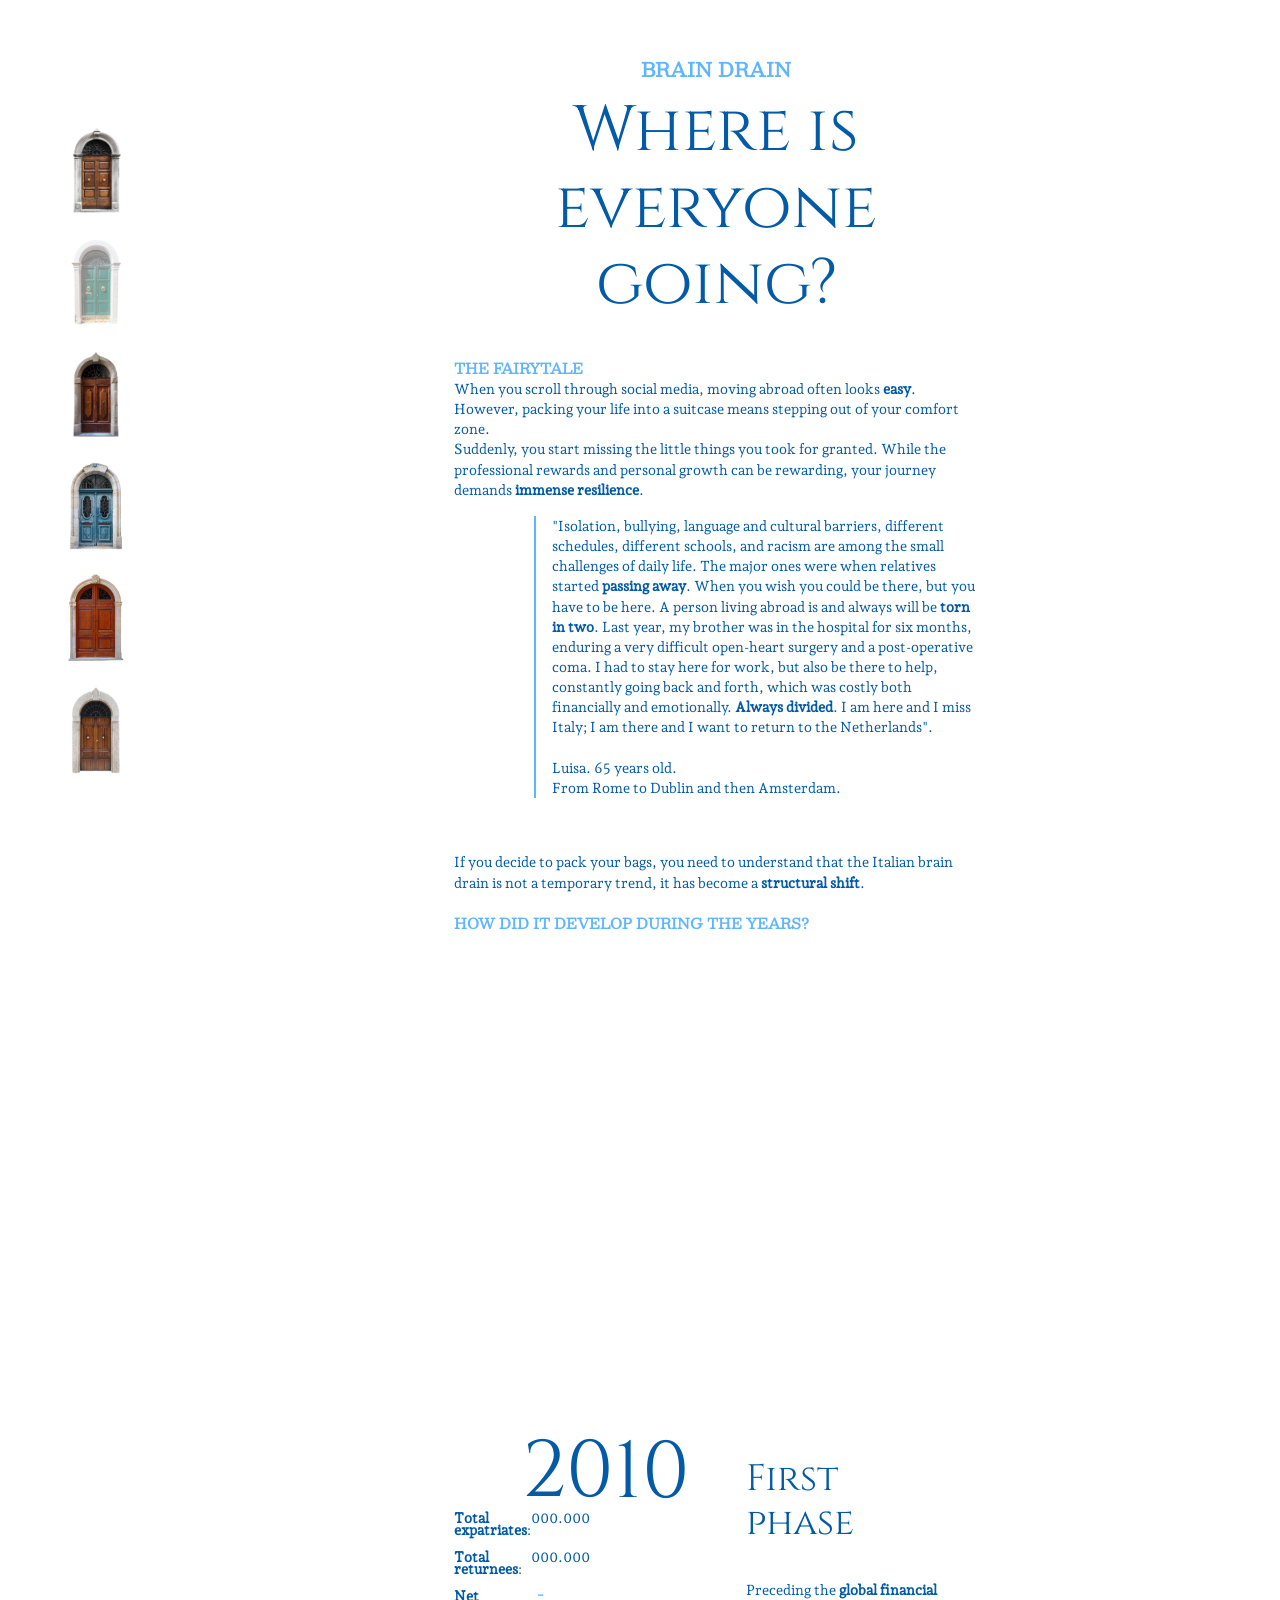
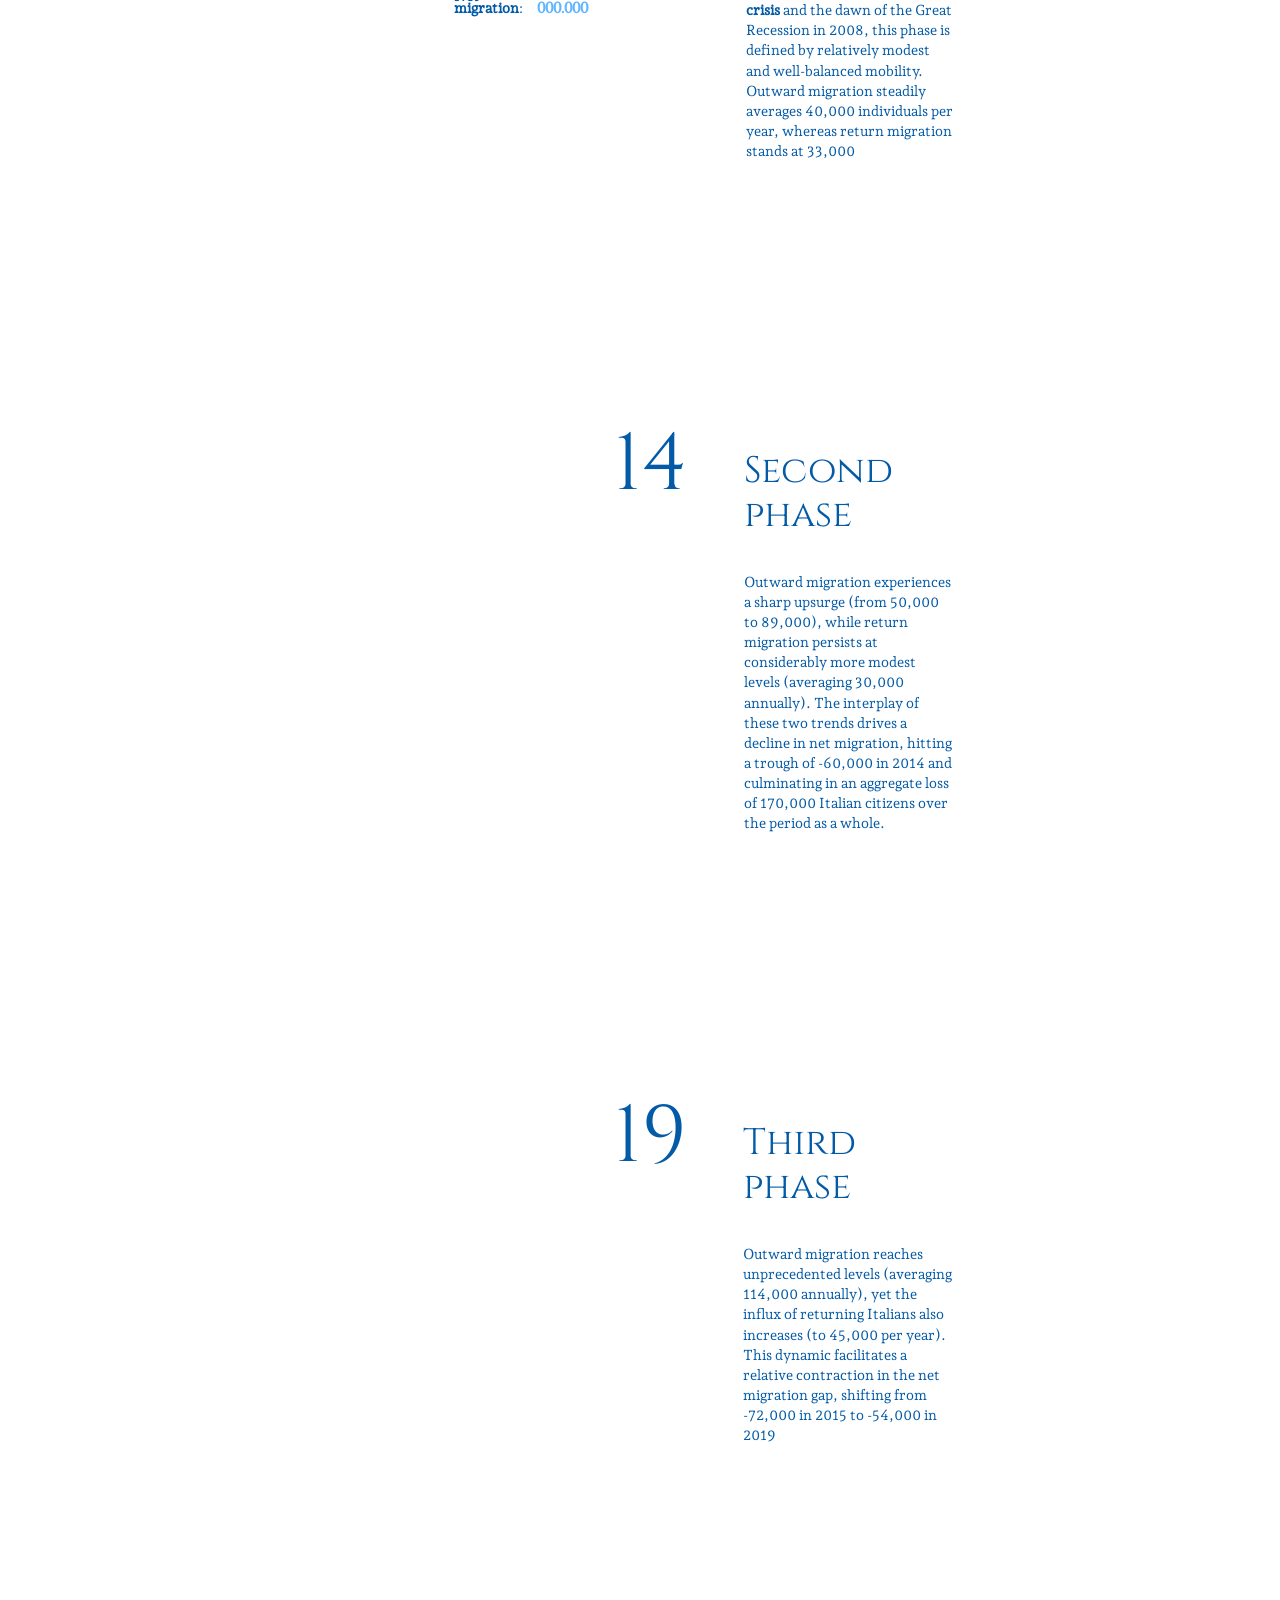
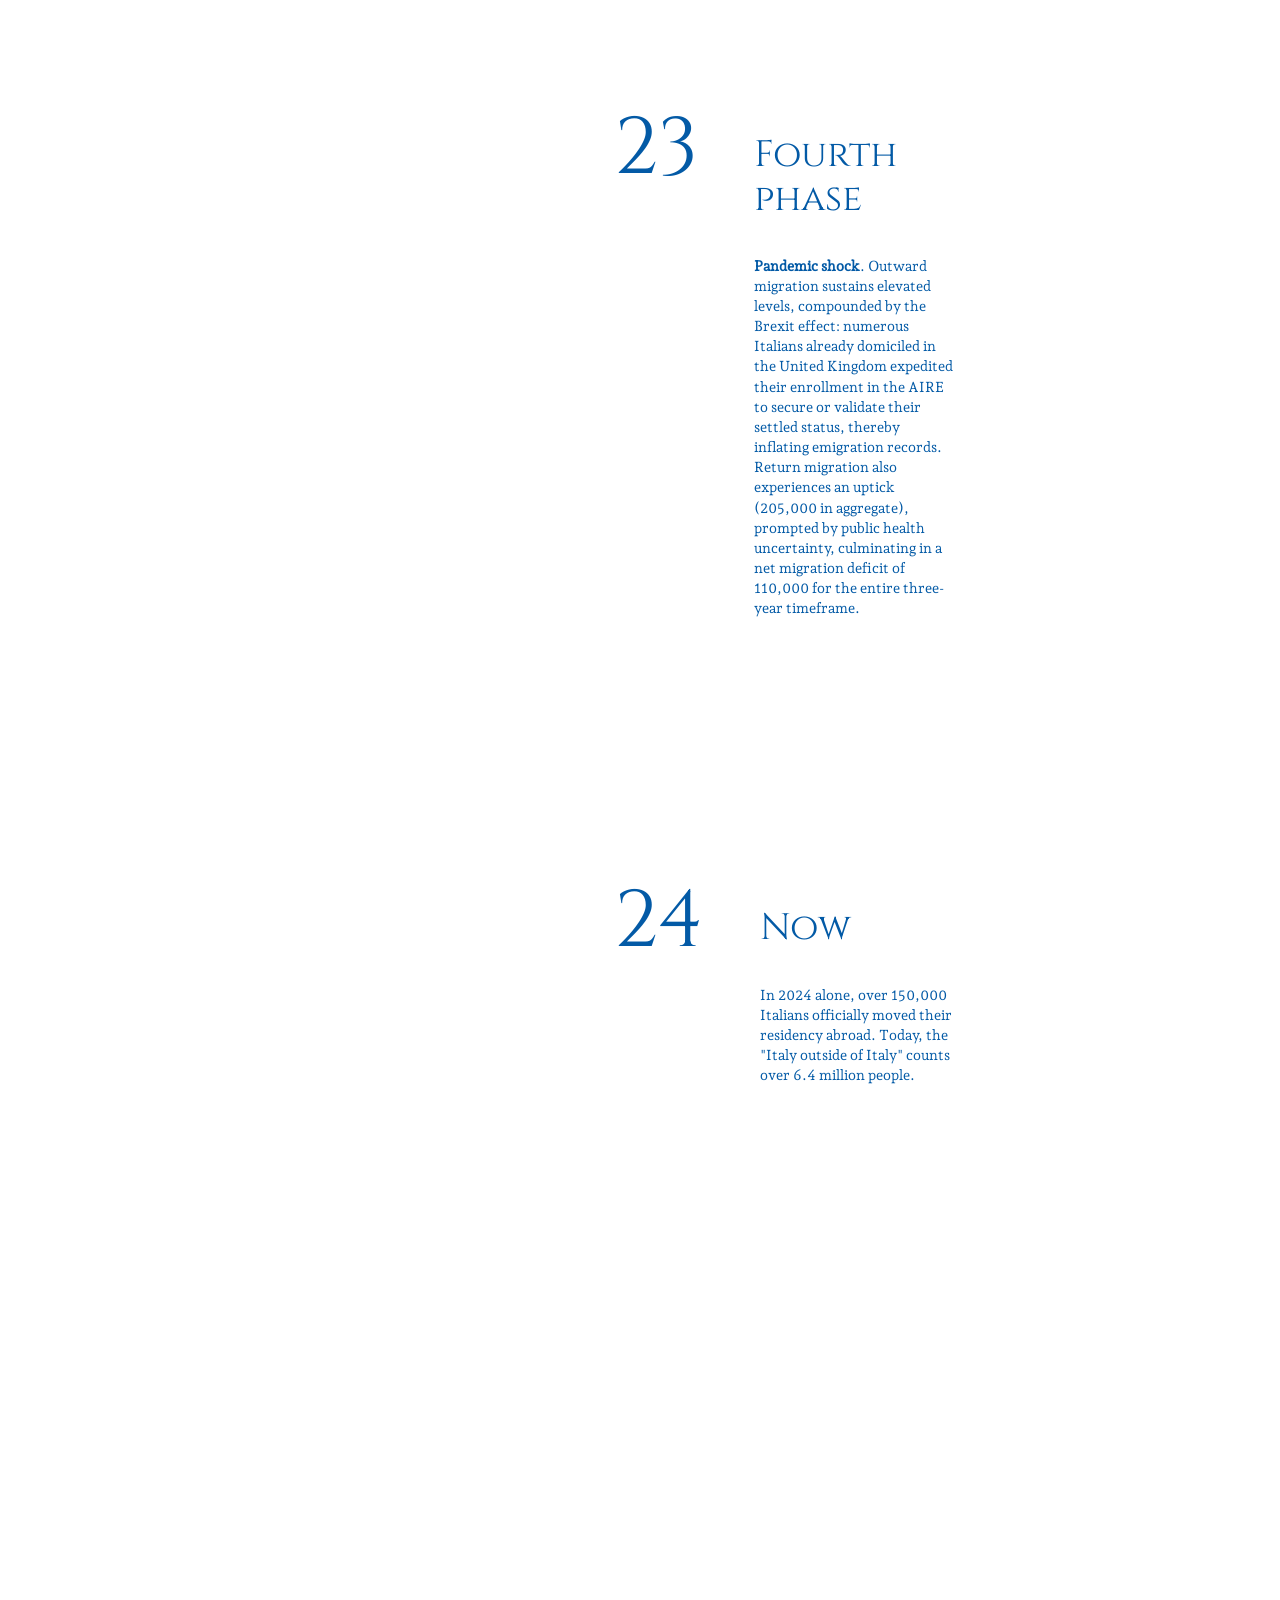
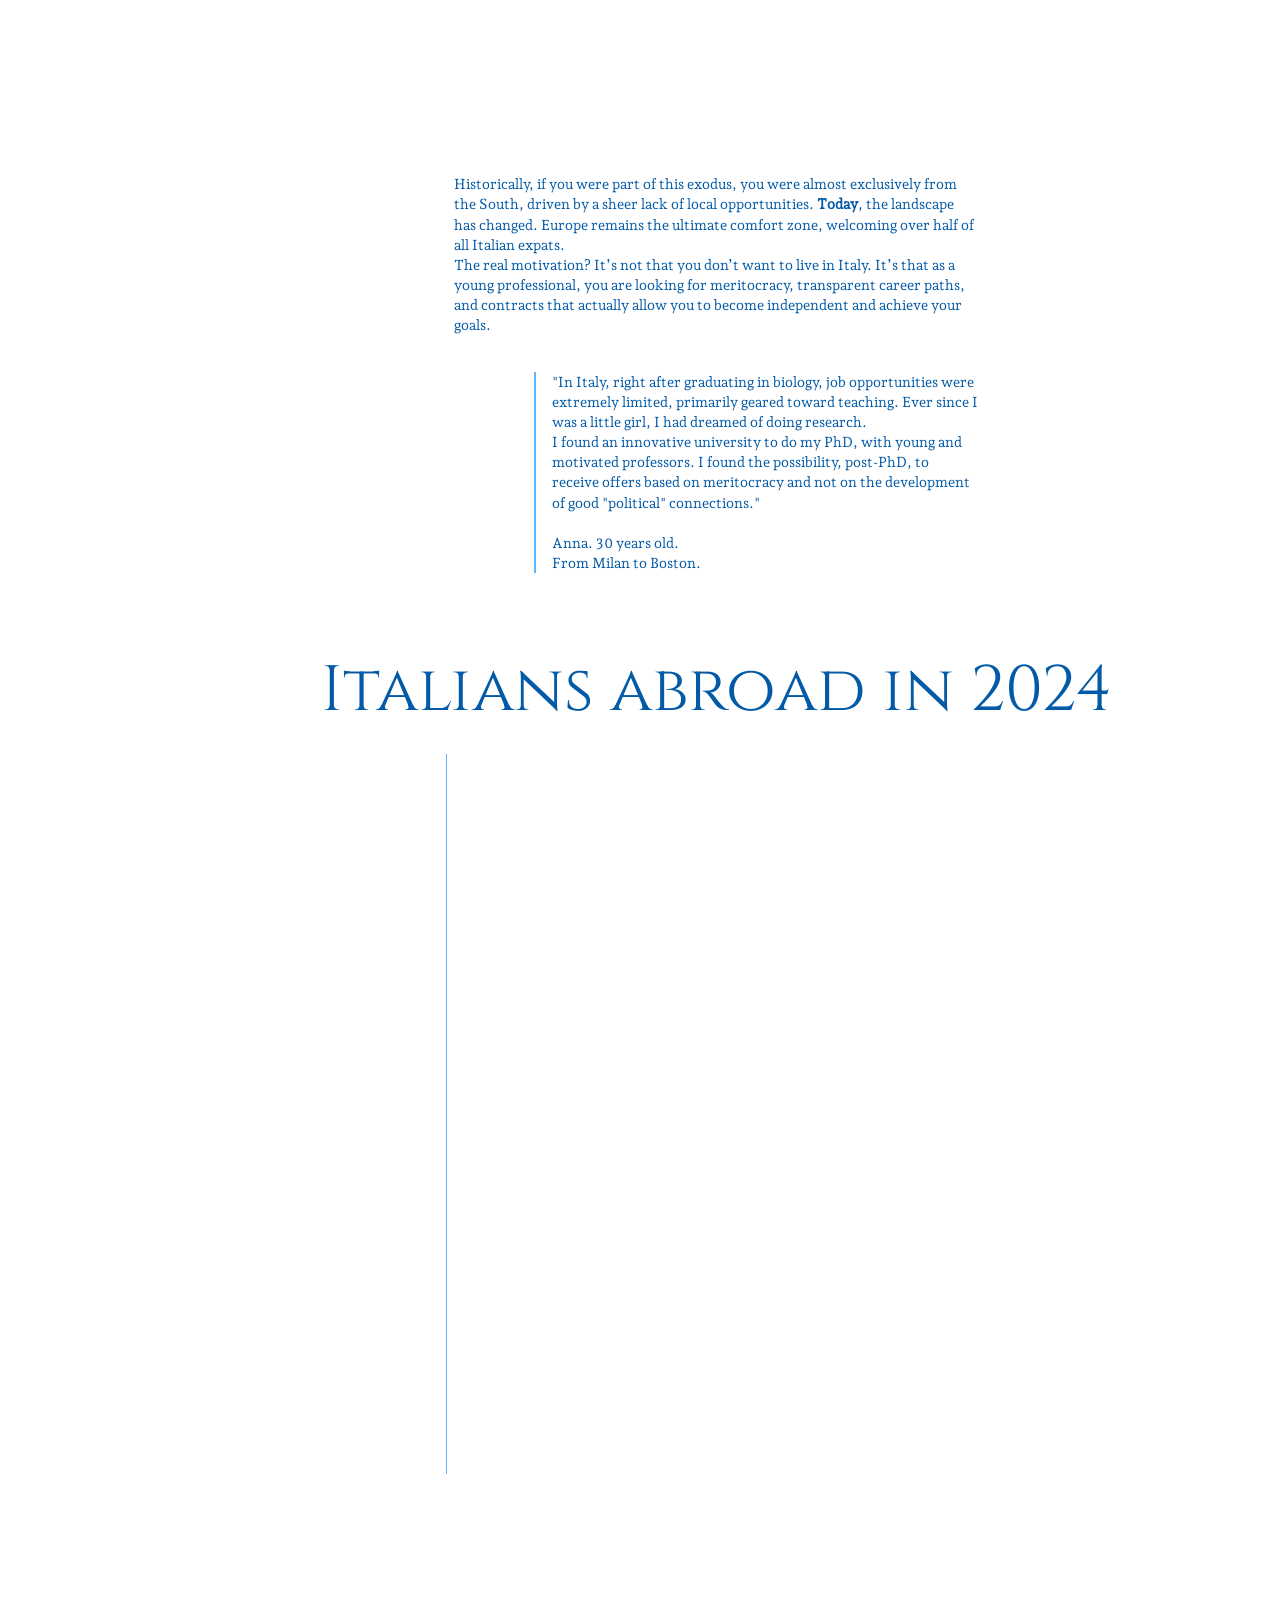
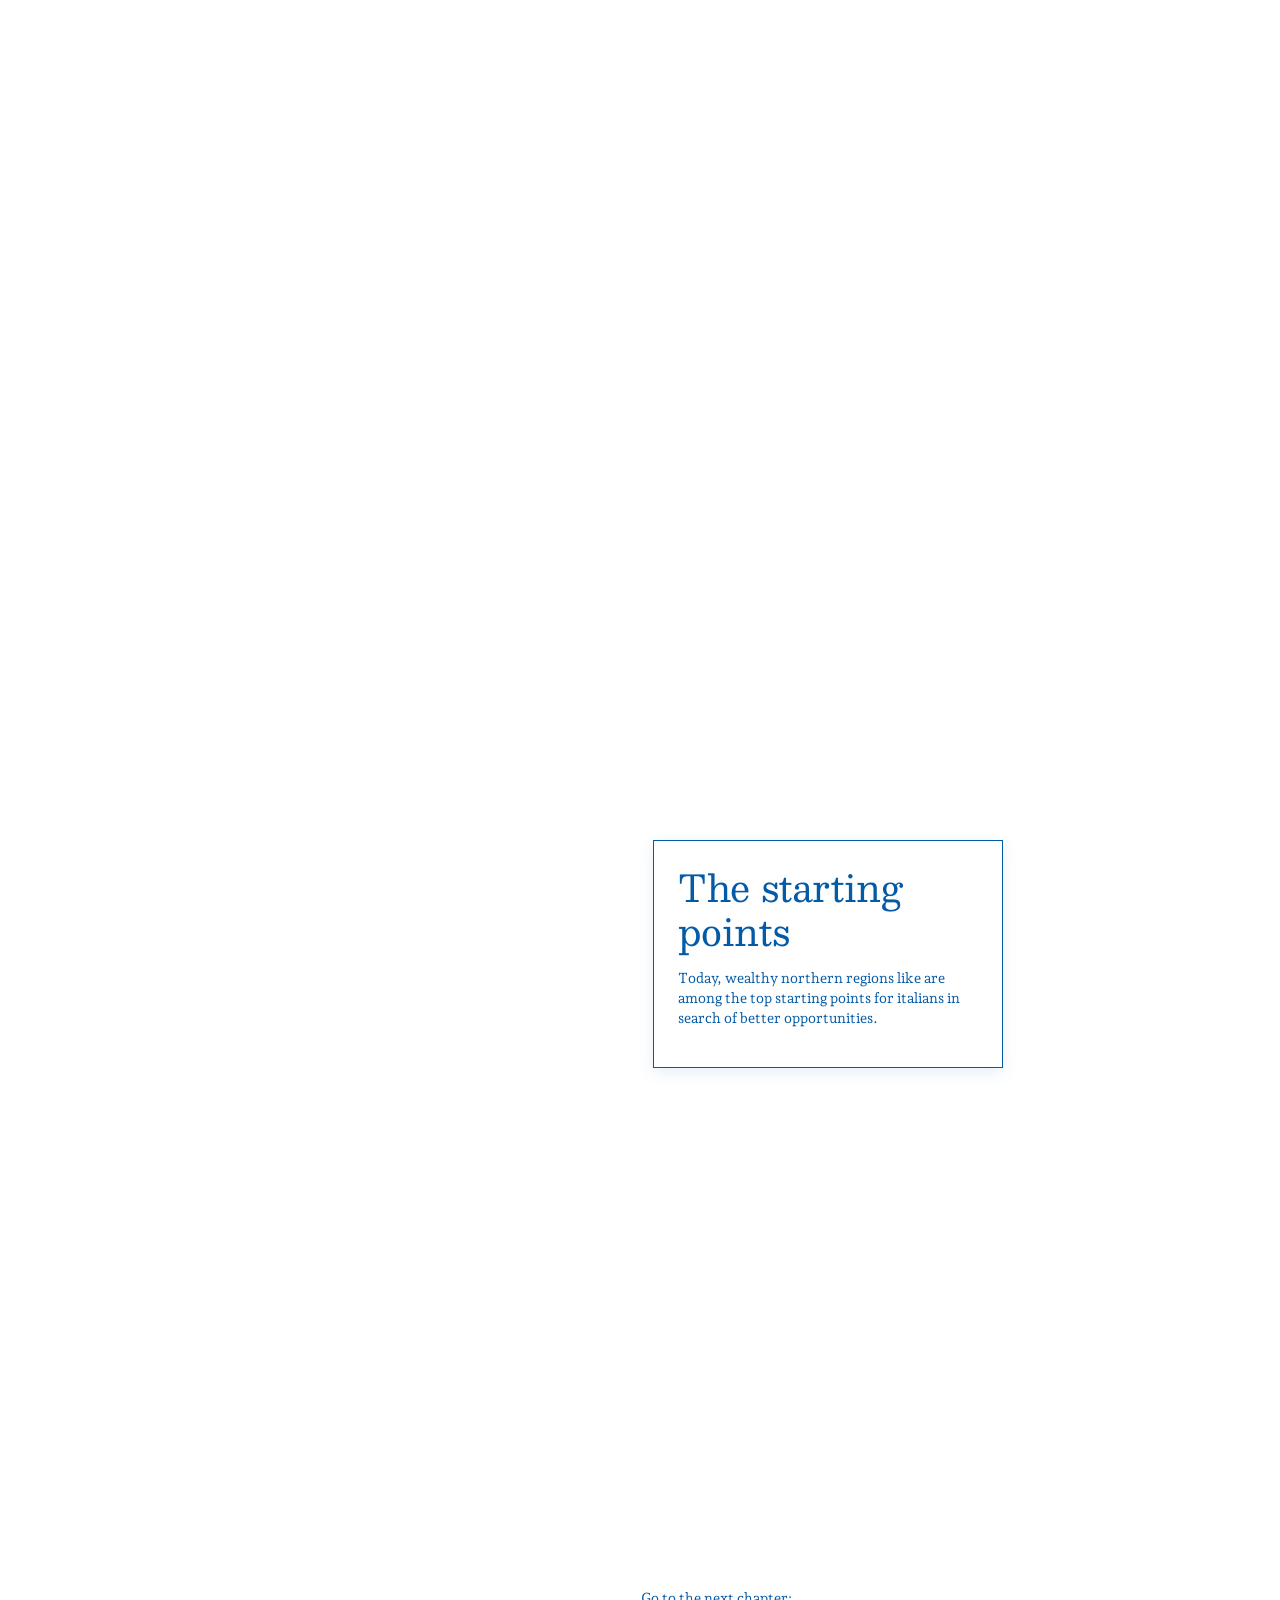
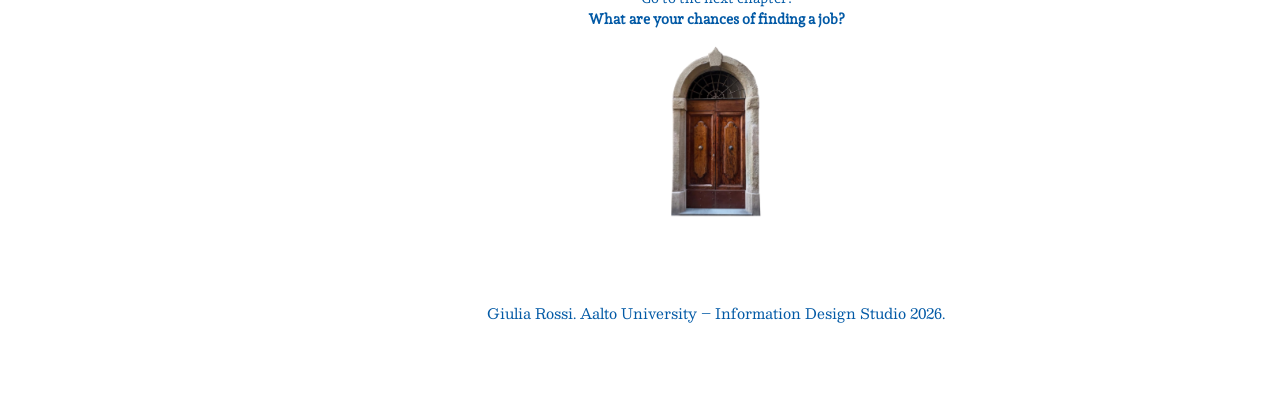
<file: 1-line.html>
<!-- 
  cosa da poter migliorare:
  aggiungi animazione flow da italia a paese quando mouseover
    + 2 piccole barre (una che mostra totale italiani e comparazione con barra paese selezionato)
 -->

<!DOCTYPE html>
<html lang="en">
  <head>
    <meta charset="UTF-8" />
    <meta name="viewport" content="width=device-width, initial-scale=1.0" />
    <title>Chapter 1</title>

    <!-- font -->
    <link rel="preconnect" href="https://fonts.googleapis.com" />
    <link rel="preconnect" href="https://fonts.gstatic.com" crossorigin />
    <link
      href="https://fonts.googleapis.com/css2?family=Crimson+Text:ital,wght@0,400;0,600;0,700;1,400&display=swap"
      rel="stylesheet"
    />
    <!-- timeline + map -->
    <link rel="stylesheet" href="3-style.css" />
    <link rel="stylesheet" href="1-line.css" />
    <!-- timeline + map -->
    <script src="https://d3js.org/d3.v7.min.js"></script>
  </head>

  <body>
    <div class="grid-container">
      <header>
        <!-- link homepage -->
        <h1><a href="index.html">BRAIN DRAIN</a></h1>
      </header>

      <div class="container">
        <div class="info">
          <h2>Where is everyone going?</h2>
          <p class="text">
            <br />
            <strong>THE FAIRYTALE</strong> <br />
            When you scroll through social media, moving abroad often looks
            <b>easy</b>. However, packing your life into a suitcase means
            stepping out of your comfort zone. <br />
            Suddenly, you start missing the little things you took for granted.
            While the professional rewards and personal growth can be rewarding,
            your journey demands
            <b>immense resilience</b>.
          </p>
          <p class="long-quote">
            "Isolation, bullying, language and cultural barriers, different
            schedules, different schools, and racism are among the small
            challenges of daily life. The major ones were when relatives started
            <b>passing away</b>. When you wish you could be there, but you have
            to be here. A person living abroad is and always will be
            <b>torn in two</b>. Last year, my brother was in the hospital for
            six months, enduring a very difficult open-heart surgery and a
            post-operative coma. I had to stay here for work, but also be there
            to help, constantly going back and forth, which was costly both
            financially and emotionally. <b>Always divided</b>. I am here and I
            miss Italy; I am there and I want to return to the Netherlands".
            <br /><br />Luisa. 65 years old.
            <br />
            From Rome to Dublin and then Amsterdam.
          </p>

          <!-- TIMELINE -->
          <div class="scrolly-container">
            <div class="sticky-intro-mask">
              <p class="text">
                If you decide to pack your bags, you need to understand that the
                Italian brain drain is not a temporary trend, it has become a
                <b>structural shift</b>.
                <br />
                <br />
                <strong>HOW DID IT DEVELOP DURING THE YEARS?</strong>
              </p>
            </div>

            <div id="timeline-chart-container"></div>
            <div class="container scrolly-grid">
              <div class="century-col">
                <div class="sticky-century">
                  20
                  <div class="data-row">
                    <span><b>Total expatriates</b>:</span>
                    <span id="val-espatri">000.000</span>
                  </div>
                  <div class="data-row">
                    <span><b>Total returnees</b>:</span>
                    <span id="val-rimpatri">000.000</span>
                  </div>
                  <div class="data-row">
                    <span><b>Net migration</b>:</span>
                    <strong><span id="val-saldo">- 000.000</span></strong>
                  </div>
                </div>
              </div>

              <div class="scrolling-col">
                <div
                  class="step"
                  data-espatri="200.712"
                  data-rimpatri="163.999"
                  data-saldo="-36.713"
                >
                  <div class="decade">10</div>
                  <div class="step-text">
                    <h3>First phase</h3>
                    <p>
                      <br />
                      Preceding the <b>global financial crisis</b> and the dawn
                      of the Great Recession in 2008, this phase is defined by
                      relatively modest and well-balanced mobility. Outward
                      migration steadily averages 40,000 individuals per year,
                      whereas return migration stands at 33,000
                    </p>
                  </div>
                </div>

                <div
                  class="step"
                  data-espatri="489.721"
                  data-rimpatri="282.636"
                  data-saldo="-207.085"
                >
                  <div class="decade">14</div>
                  <div class="step-text">
                    <h3>Second phase</h3>
                    <p>
                      <br />
                      Outward migration experiences a sharp upsurge (from 50,000
                      to 89,000), while return migration persists at
                      considerably more modest levels (averaging 30,000
                      annually). The interplay of these two trends drives a
                      decline in net migration, hitting a trough of -60,000 in
                      2014 and culminating in an aggregate loss of 170,000
                      Italian citizens over the period as a whole.
                    </p>
                  </div>
                </div>

                <div
                  class="step"
                  data-espatri="1.059.803"
                  data-rimpatri="507.982"
                  data-saldo="-551.821"
                >
                  <div class="decade">19</div>
                  <div class="step-text">
                    <h3>Third phase</h3>
                    <p>
                      <br />
                      Outward migration reaches unprecedented levels (averaging
                      114,000 annually), yet the influx of returning Italians
                      also increases (to 45,000 per year). This dynamic
                      facilitates a relative contraction in the net migration
                      gap, shifting from -72,000 in 2015 to -54,000 in 2019
                    </p>
                  </div>
                </div>

                <div
                  class="step"
                  data-espatri="1.488.539"
                  data-rimpatri="774.277"
                  data-saldo="-714.262"
                >
                  <div class="decade">23</div>
                  <div class="step-text">
                    <h3>Fourth phase</h3>
                    <p>
                      <br />
                      <b>Pandemic shock</b>. Outward migration sustains elevated
                      levels, compounded by the Brexit effect: numerous Italians
                      already domiciled in the United Kingdom expedited their
                      enrollment in the AIRE to secure or validate their settled
                      status, thereby inflating emigration records. Return
                      migration also experiences an uptick (205,000 in
                      aggregate), prompted by public health uncertainty,
                      culminating in a net migration deficit of 110,000 for the
                      entire three-year timeframe.
                    </p>
                  </div>
                </div>

                <div
                  class="step"
                  data-espatri="1.644.271"
                  data-rimpatri="826.795"
                  data-saldo="-817.486"
                >
                  <div class="decade">24</div>
                  <div class="step-text">
                    <h3>Now</h3>
                    <p>
                      <br />In 2024 alone, over 150,000 Italians officially
                      moved their residency abroad. Today, the "Italy outside of
                      Italy" counts over 6.4 million people.
                    </p>
                  </div>
                </div>
              </div>
            </div>
          </div>
          <!-- <p class="long-quote">
            "I left to improve my English and take the exam to become a teacher
            abroad, but I never came back, and now I’ve spent half my life
            outside of Italy; when I return to Rome, I’m a tourist in my own
            city. <br />I <b>left everything</b> there: my home, my belongings,
            my friends, and my family. Over time, I’ve also
            <b>lost everything</b>: my home, my belongings, my friends, and my
            family. My stuff was thrown or given away; my friends drifted apart;
            my relatives died, almost all of them. When I go back, I feel
            nothing but nostalgia."<br /><br />Luisa. 65 years old. <br />
            From Rome to Dublin and then Amsterdam.
          </p> -->

          <p class="text">
            <br />
            Historically, if you were part of this exodus, you were almost
            exclusively from the South, driven by a sheer lack of local
            opportunities. <b>Today</b>, the landscape has changed. Europe
            remains the ultimate comfort zone, welcoming over half of all
            Italian expats. <br />
            The real motivation? It’s not that you don’t want to live in Italy.
            It’s that as a young professional, you are looking for meritocracy,
            transparent career paths, and contracts that actually allow you to
            become independent and achieve your goals. <br /><br />
          </p>
          <p class="long-quote">
            "In Italy, right after graduating in biology, job opportunities were
            extremely limited, primarily geared toward teaching. Ever since I
            was a little girl, I had dreamed of doing research.
            <br />
            I found an innovative university to do my PhD, with young and
            motivated professors. I found the possibility, post-PhD, to receive
            offers based on meritocracy and not on the development of good
            "political" connections."
            <br /><br />Anna. 30 years old. <br />From Milan to Boston.
          </p>
        </div>
      </div>

      <!-- MAPPA -->
      <div class="interactive-map-section">
        <h2 class="sticky-map-title">Italians abroad in 2024</h2>

        <div class="map-scrolly-layout">
          <div id="map-sidebar">
            <ul id="map-ranking-list"></ul>
          </div>

          <div id="map-right-column">
            <div id="map-container"></div>

            <div id="map-scroll-text">
              <div class="map-step" id="step-world"></div>

              <div class="map-step" id="step-italy">
                <div class="map-step-content">
                  <h3 style="margin-top: 0">The starting points</h3>
                  <p class="text">
                    Today, wealthy northern regions like are among the top
                    starting points for italians in search of better
                    opportunities.
                  </p>
                </div>
              </div>
            </div>
          </div>
        </div>
      </div>
    </div>

    <div class="grid-container">
      <div class="container">
        <div class="info">
          <div class="button-chapter">
            <!-- porta 0 - homepage -->
            <a href="index.html">
              <img
                src="1-doors/1.png"
                alt="door image"
                class="door"
                id="chapter1"
              />
              <span class="tooltip-text">Homepage</span>
            </a>

            <!-- porta 1 - where is everyone going? -->
            <a href="1-line.html">
              <img
                src="1-doors/2.png"
                alt="door image"
                class="door"
                id="chapter1"
                style="opacity: 0.5"
              />
              <!-- <p>Where is everyone going?</p> -->
              <span class="tooltip-text">Where is everyone <br />going?</span>
            </a>

            <!-- porta 2 - what are your chances of finding a job? -->
            <a href="4-salary.html">
              <img
                src="1-doors/3.png"
                alt="door image"
                class="door"
                id="chapter2"
              />
              <span class="tooltip-text"
                >What are your chances <br />of finding a job?</span
              >
            </a>

            <!-- porta 3 - what goals do you have in life? -->
            <a href="3-lifeMilestones.html">
              <img
                src="1-doors/4.png"
                alt="door image"
                class="door"
                id="chapter3"
              />
              <span class="tooltip-text"
                >What goals do you <br />have in life?</span
              >
            </a>

            <!-- porta 4 - Will you miss home? -->
            <a href="5-nostalgia.html">
              <img
                src="1-doors/5.png"
                alt="door image"
                class="door"
                id="chapter4"
              />
              <span class="tooltip-text"
                >Is it easy to <br />rebuild a life?</span
              >
            </a>

            <!-- porta 6 - What's in your cart? -->
            <a href="7-groceries.html">
              <img
                src="1-doors/6.png"
                alt="door image"
                class="door"
                id="chapter5"
              />
              <span class="tooltip-text">What's in your cart?</span>
            </a>
          </div>
        </div>
      </div>
    </div>

    <div class="grid-container">
      <div class="container">
        <div class="info">
          <p class="text" style="text-align: center">
            Go to the next chapter: <br />
            <b>What are your chances of finding a job?</b>
          </p>
          <div class="next-chapter">
            <!-- porta 2 - what are your chances of finding a job? -->
            <a href="4-salary.html">
              <img src="1-doors/3.png" alt="door image" class="next" />
            </a>
          </div>
        </div>
      </div>

      <footer class="footer">
        Giulia Rossi. Aalto University – Information Design Studio 2026.
      </footer>

      <script src="1-line.js" defer></script>
      <script src="1-lineMap.js" defer></script>
    </div>
  </body>
</html>
</file>
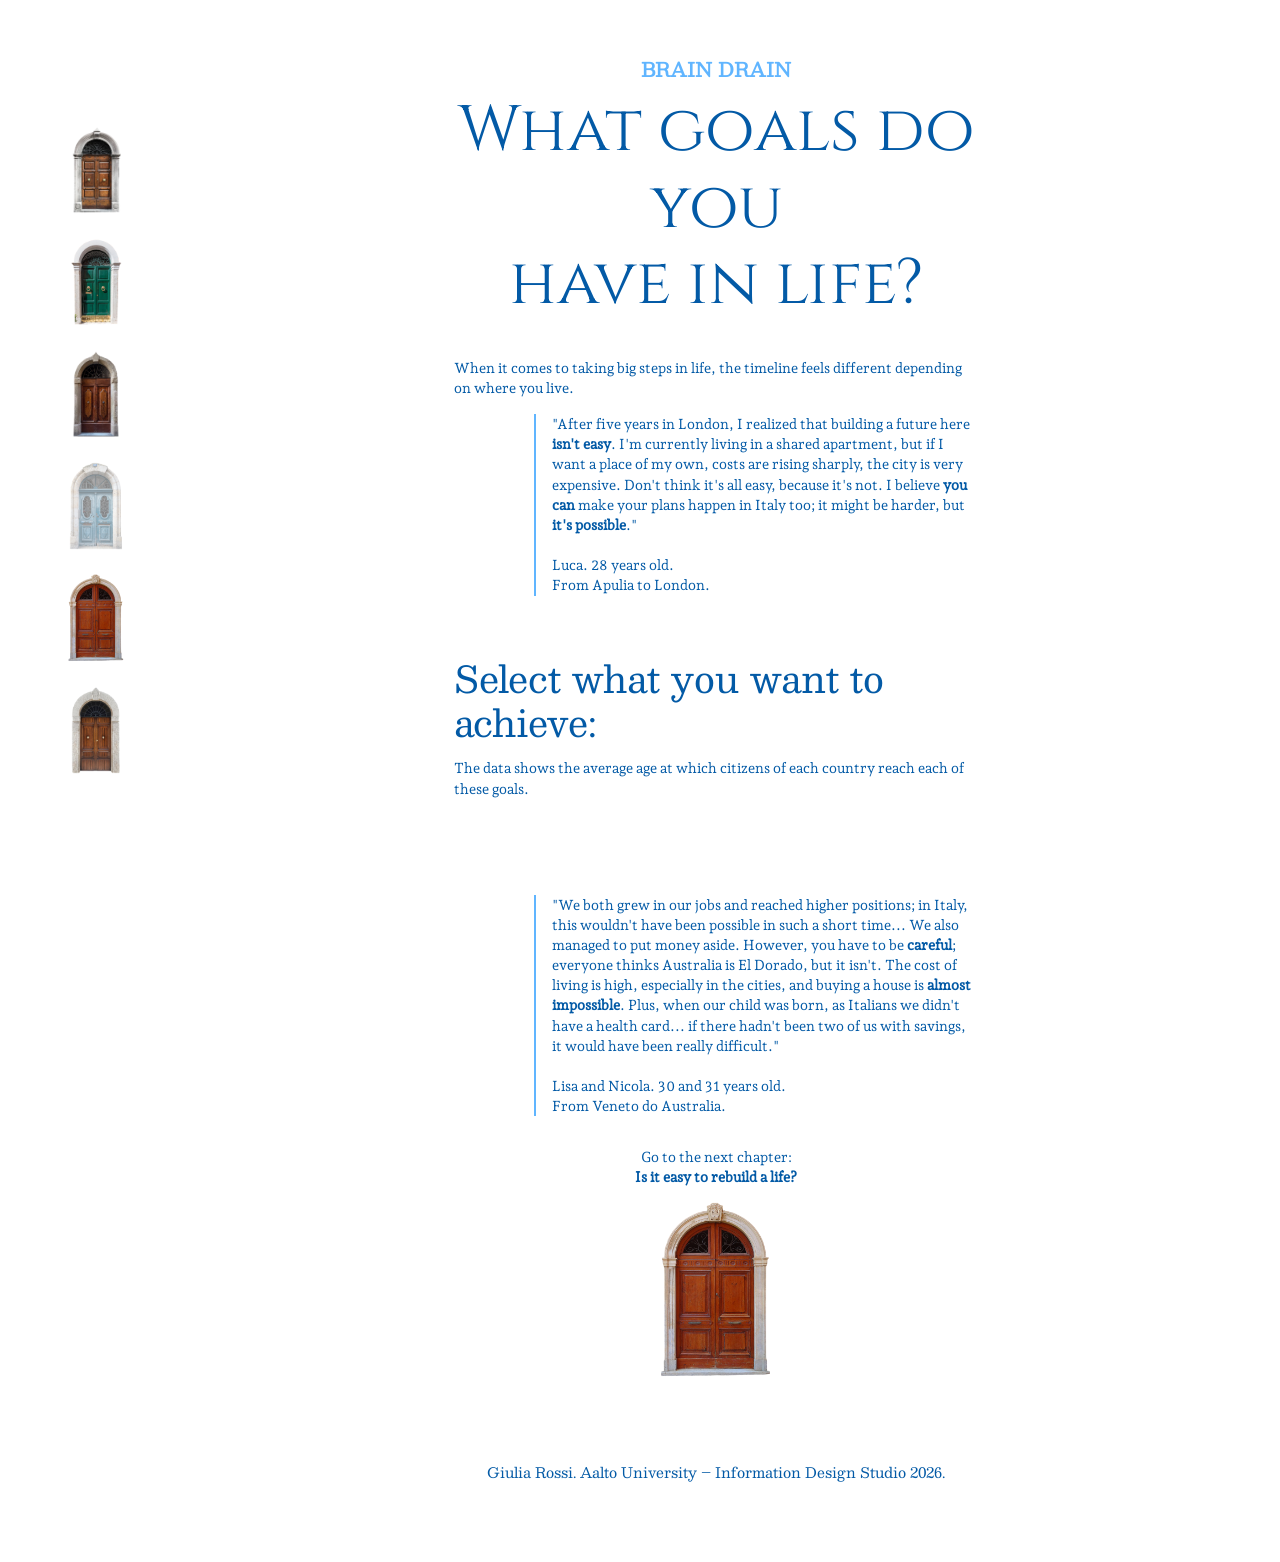
<file: 3-lifeMilestones.html>
<!DOCTYPE html>
<html lang="en">
  <head>
    <meta charset="UTF-8" />
    <meta name="viewport" content="width=device-width, initial-scale=1.0" />
    <title>Chapter 3</title>
    <!-- timeline + map -->
    <link rel="stylesheet" href="3-style.css" />
    <link rel="stylesheet" href="3-goals.css" />
    <!-- timeline + map -->
    <script src="https://d3js.org/d3.v7.min.js"></script>
  </head>

  <body>
    <div class="grid-container">
      <header>
        <!-- link homepage -->
        <h1><a href="index.html">BRAIN DRAIN</a></h1>
      </header>

      <div class="container">
        <div class="info">
          <h2>What goals do you <br />have in life?</h2>
          <p class="text">
            <br />
            When it comes to taking big steps in life, the timeline feels
            different depending on where you live.
          </p>
          <p class="long-quote">
            "After five years in London, I realized that building a future here
            <b>isn't easy</b>. I'm currently living in a shared apartment, but
            if I want a place of my own, costs are rising sharply, the city is
            very expensive. Don't think it's all easy, because it's not. I
            believe <b>you can</b> make your plans happen in Italy too; it might
            be harder, but <b>it's possible</b>." <br /><br />Luca. 28 years
            old.
            <br />
            From Apulia to London.
          </p>

          <h3><br />Select what you want to achieve:</h3>
          <p class="text">
            The data shows the average age at which citizens of each country
            reach each of these goals.
          </p>
          <!-- graph -->
          <div id="graph-section">
            <div id="controls"></div>
            <div id="chart-container"></div>
          </div>
          <div id="tooltip" class="tooltip"></div>

          <!-- idea -->
          <!-- <h3>Family</h3>
          <p class="text">
            age first time parents (already have data on mothers)
            <br />
            average expenses of having a child: daycare, university, general
            perception of the level of education in that country (e.g. Finland
            has the best education system in the world).
          </p> -->

          <!-- <p class="long-quote">
            "I left Italy in 1996, after losing yet another job, my apartment
            (because I couldn’t pay the rent), and being forced to
            <b>move back in</b> with my parents."<br /><br />Luisa. 65 years
            old.
            <br />
            From Rome to Dublin and then Amsterdam.
          </p> -->

          <!-- <h3>Well-being</h3>
          <p class="text">
            leave parents' house (data already collected)
            <br />
            first time buyer for house (data already collected)
            <br />
            work-life balance.
          </p> -->

          <p class="long-quote">
            "We both grew in our jobs and reached higher positions; in Italy,
            this wouldn't have been possible in such a short time... We also
            managed to put money aside. However, you have to be <b>careful</b>;
            everyone thinks Australia is El Dorado, but it isn't. The cost of
            living is high, especially in the cities, and buying a house is
            <b>almost impossible</b>. Plus, when our child was born, as Italians
            we didn't have a health card... if there hadn't been two of us with
            savings, it would have been really difficult." <br /><br />Lisa and
            Nicola. 30 and 31 years old. <br />
            From Veneto do Australia.
          </p>
        </div>
      </div>

      <!-- porte -->
      <div class="container">
        <div class="info">
          <div class="button-chapter">
            <!-- porta 0 - homepage -->
            <a href="index.html">
              <img
                src="1-doors/1.png"
                alt="door image"
                class="door"
                id="chapter1"
              />
              <span class="tooltip-text">Homepage</span>
            </a>

            <!-- porta 1 - where is everyone going? -->
            <a href="1-line.html">
              <img
                src="1-doors/2.png"
                alt="door image"
                class="door"
                id="chapter1"
              />
              <!-- <p>Where is everyone going?</p> -->
              <span class="tooltip-text"
                >Where is everyone <br />
                going?</span
              >
            </a>

            <!-- porta 2 - what are your chances of finding a job? -->
            <a href="4-salary.html">
              <img
                src="1-doors/3.png"
                alt="door image"
                class="door"
                id="chapter2"
              />
              <span class="tooltip-text"
                >What are your chances <br />of finding a job?</span
              >
            </a>

            <!-- porta 3 - what goals do you have in life? -->
            <a href="3-lifeMilestones.html">
              <img
                src="1-doors/4.png"
                alt="door image"
                class="door"
                id="chapter3"
                style="opacity: 0.5"
              />
              <span class="tooltip-text"
                >What goals do you <br />have in life?</span
              >
            </a>

            <!-- porta 4 - Will you miss home? -->
            <a href="5-nostalgia.html">
              <img
                src="1-doors/5.png"
                alt="door image"
                class="door"
                id="chapter4"
              />
              <span class="tooltip-text"
                >Is it easy to <br />
                rebuild a life?</span
              >
            </a>

            <!-- porta 6 - What's in your cart? -->
            <a href="7-groceries.html">
              <img
                src="1-doors/6.png"
                alt="door image"
                class="door"
                id="chapter5"
              />
              <span class="tooltip-text">What's in your cart?</span>
            </a>
          </div>
        </div>
      </div>

      <div class="container">
        <div class="info">
          <p class="text" style="text-align: center">
            Go to the next chapter: <br />
            <b>Is it easy to rebuild a life?</b>
          </p>
          <div class="next-chapter">
            <a href="5-nostalgia.html">
              <img src="1-doors/5.png" alt="door image" class="next" />
            </a>
          </div>
        </div>
      </div>

      <footer class="footer">
        Giulia Rossi. Aalto University – Information Design Studio 2026.
      </footer>

      <script src="3-goals.js" defer></script>
    </div>
  </body>
</html>
</file>
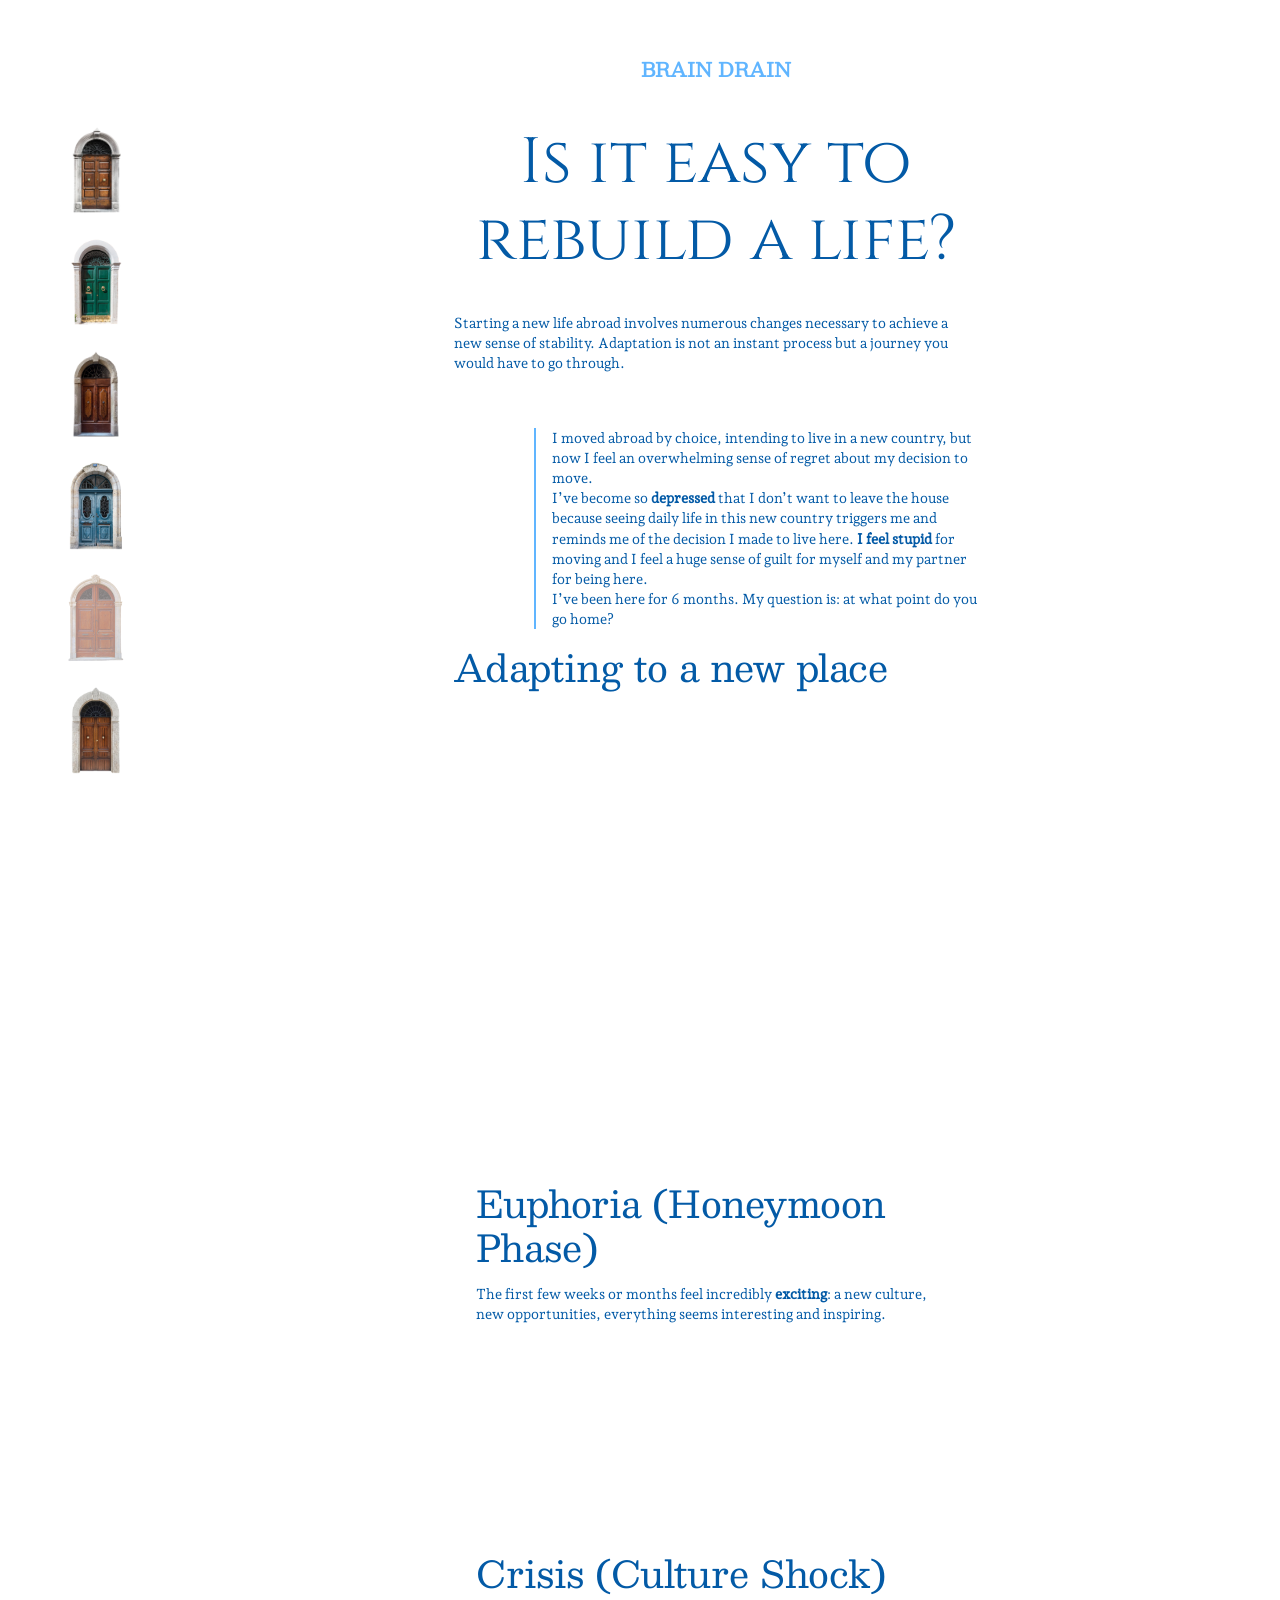
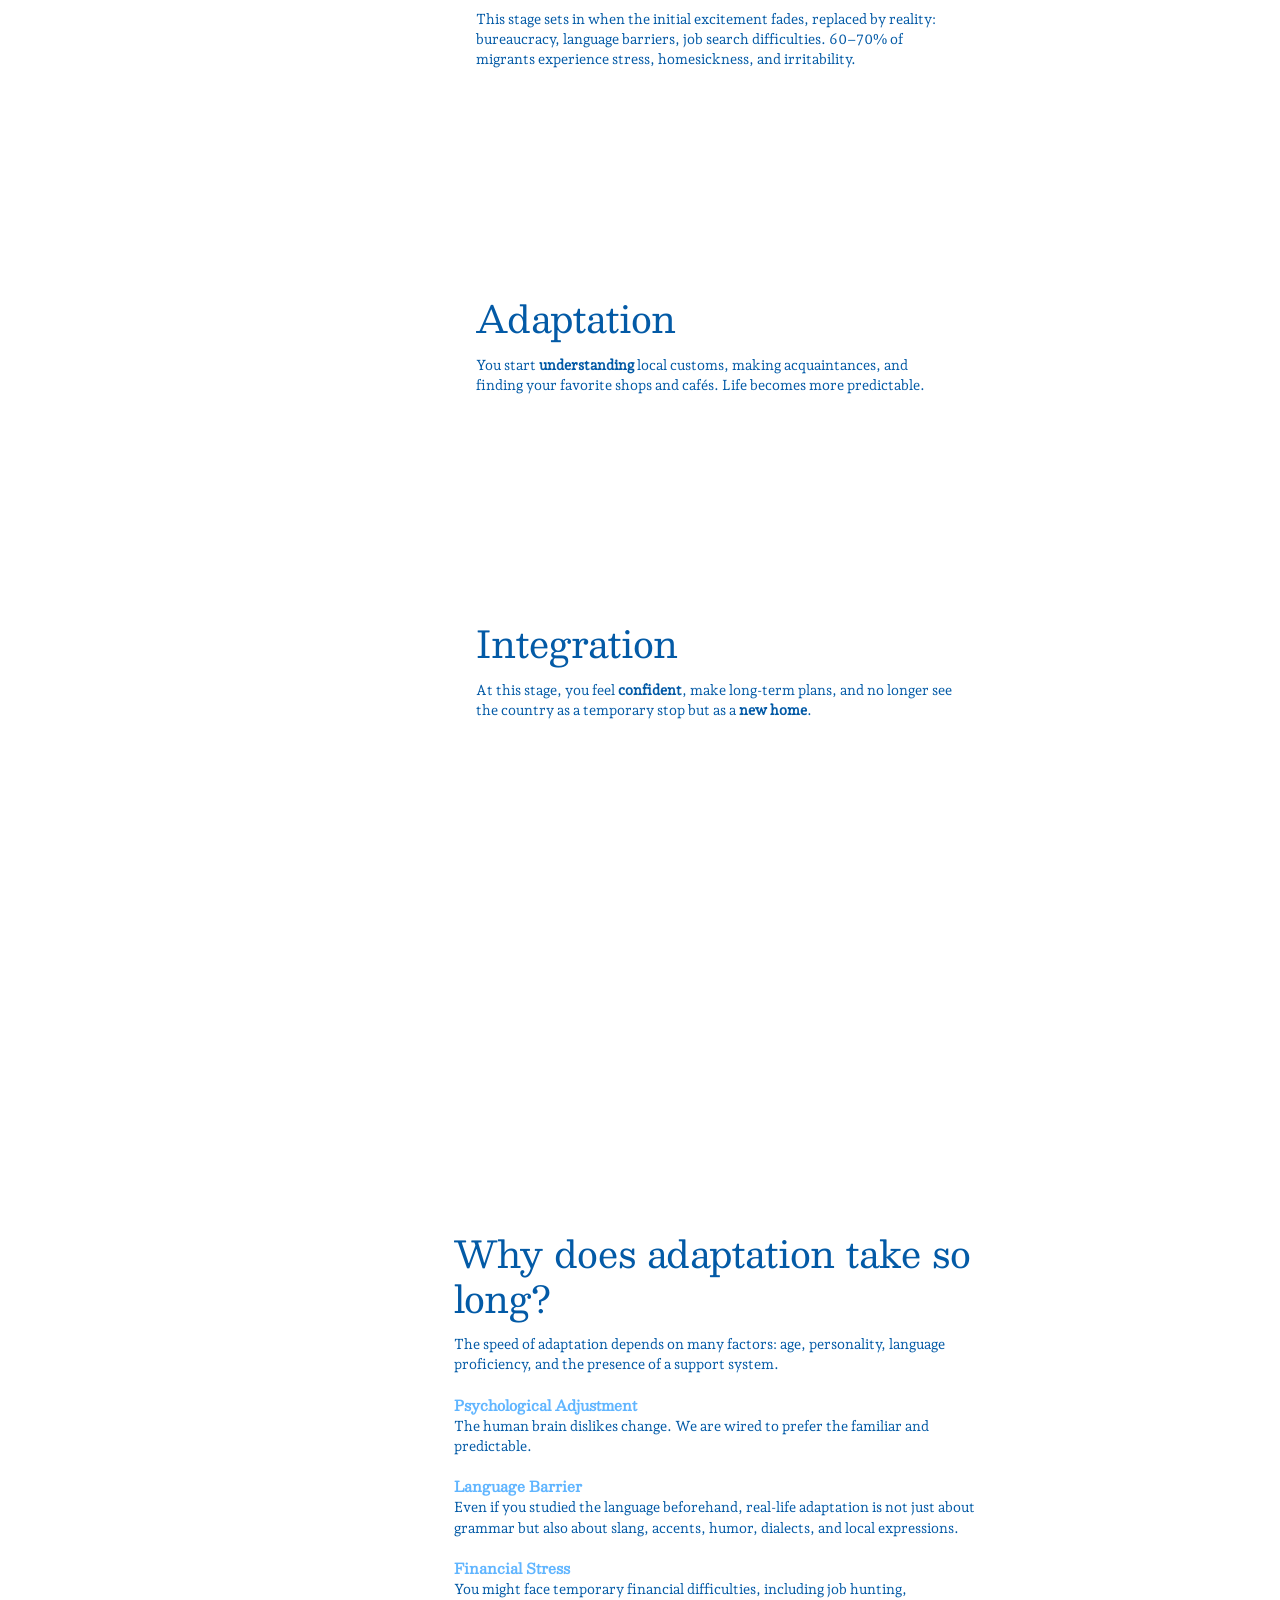
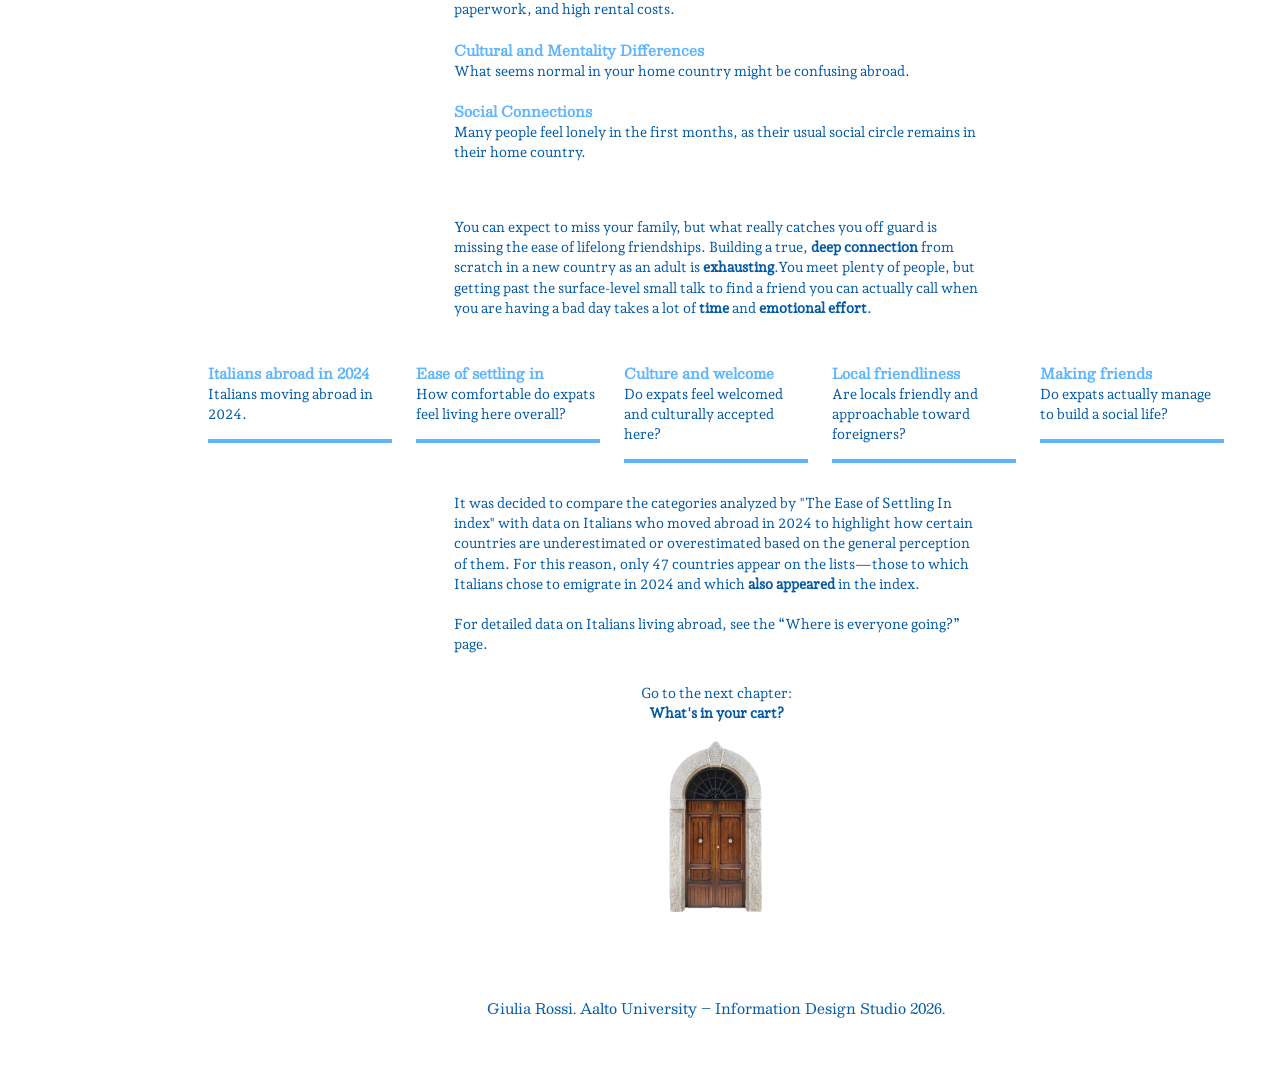
<file: 5-nostalgia.html>
<!-- 
  rifai svg line chart
 -->
<!DOCTYPE html>
<html lang="en">
  <head>
    <meta charset="UTF-8" />
    <meta name="viewport" content="width=device-width, initial-scale=1.0" />
    <title>Chapter 5</title>
    <link rel="stylesheet" href="3-style.css" />
    <link rel="stylesheet" href="5-nostalgia.css" />
    <script src="https://d3js.org/d3.v7.min.js"></script>
  </head>
  <body>
    <div class="grid-container">
      <header>
        <!-- link homepage -->
        <h1><a href="index.html">BRAIN DRAIN</a></h1>
      </header>

      <!-- <div class="container">
        <div class="info">
          <h2>What if you miss home?</h2>
          <p class="text">
            There are many individual psychological processes at play among
            expatriates: you may experience distress, a sense of loss,
            confusion, a longing for family ties and their social context,
            anger, disillusionment, or a sense of fulfillment. These emotions
            can be felt both <b>toward the chosen location</b> and
            <b>toward the place of origin</b>, and they can occur simultaneously
            and change over the years; the place of origin may initially be
            viewed with anger and transform over time into a place of nostalgia.
            <br /><br />The problem is that people often assume you can just hop
            on a low-cost flight whenever you feel homesick, but they forget the
            actual logistics. Going home means spending small fortunes on
            tickets, and being able to skip workdays, which is not always
            possible.
          </p>
        </div>
      </div> -->

      <div class="container">
        <div class="info">
          <h2 style="padding-top: 2rem">Is it easy to rebuild a life?</h2>
          <p class="text">
            <br />
            Starting a new life abroad involves numerous changes necessary to
            achieve a new sense of stability. Adaptation is not an instant
            process but a journey you would have to go through.
          </p>
          <!-- <p class="long-quote">
            I moved abroad by choice, intending to live in a new country, but
            now I feel an overwhelming sense of regret about my decision to
            move. <br />
            I’ve become so <b>depressed</b> that I don’t want to leave the house
            because seeing daily life in this new country triggers me and
            reminds me of the decision I made to live here.
            <b>I feel stupid</b> for moving and I feel a huge sense of guilt for
            myself and my partner for being here. <br />
            I’ve been here for 6 months. My question is: at what point do you go
            home?
          </p> -->

          <!-- grafico sulle fasi dell'adattabilità = 2 anni line chart -->
          <div class="adaptation-scrolly-stacked">
            <div class="sticky-intro-mask">
              <p class="long-quote">
                I moved abroad by choice, intending to live in a new country,
                but now I feel an overwhelming sense of regret about my decision
                to move. <br />
                I’ve become so <b>depressed</b> that I don’t want to leave the
                house because seeing daily life in this new country triggers me
                and reminds me of the decision I made to live here.
                <b>I feel stupid</b> for moving and I feel a huge sense of guilt
                for myself and my partner for being here. <br />
                I’ve been here for 6 months. My question is: at what point do
                you go home?
              </p>
              <h3>Adapting to a new place</h3>
            </div>
            <!-- <h3 class="sticky-intro-mask">
              The process of adapting to a new place
            </h3> -->
            <div class="adaptation-chart-background">
              <div id="adaptation-chart"></div>
            </div>

            <div class="adaptation-text-overlay">
              <div class="curve-step-card" data-step="1">
                <h3>Euphoria (Honeymoon Phase)</h3>
                <p>
                  The first few weeks or months feel incredibly <b>exciting</b>:
                  a new culture, new opportunities, everything seems interesting
                  and inspiring.
                </p>
              </div>

              <div class="curve-step-card" data-step="2">
                <h3>Crisis (Culture Shock)</h3>
                <p>
                  This stage sets in when the initial excitement fades, replaced
                  by reality: bureaucracy, language barriers, job search
                  difficulties. 60–70% of migrants experience stress,
                  homesickness, and irritability.
                </p>
              </div>

              <div class="curve-step-card" data-step="3">
                <h3>Adaptation</h3>
                <p>
                  You start <b>understanding</b> local customs, making
                  acquaintances, and finding your favorite shops and cafés. Life
                  becomes more predictable.
                </p>
              </div>

              <div class="curve-step-card" data-step="4">
                <h3>Integration</h3>
                <p>
                  At this stage, you feel <b>confident</b>, make long-term
                  plans, and no longer see the country as a temporary stop but
                  as a <b>new home</b>.
                </p>
              </div>
            </div>
          </div>

          <h3>Why does adaptation take so long?</h3>
          <p class="text">
            The speed of adaptation depends on many factors: age, personality,
            language proficiency, and the presence of a support system.
            <br /><br />
            <strong>Psychological Adjustment</strong> <br />
            The human brain dislikes change. We are wired to prefer the familiar
            and predictable.
            <br /><br />
            <strong>Language Barrier</strong> <br />
            Even if you studied the language beforehand, real-life adaptation is
            not just about grammar but also about slang, accents, humor,
            dialects, and local expressions. <br />
            <br />
            <strong>Financial Stress</strong> <br />
            You might face temporary financial difficulties, including job
            hunting, paperwork, and high rental costs. <br /><br />
            <strong>Cultural and Mentality Differences</strong> <br />
            What seems normal in your home country might be confusing abroad.
            <br /><br />
            <strong>Social Connections</strong> <br />
            Many people feel lonely in the first months, as their usual social
            circle remains in their home country.
          </p>

          <p class="text">
            <br /><br />
            You can expect to miss your family, but what really catches you off
            guard is missing the ease of lifelong friendships. Building a true,
            <b>deep connection</b> from scratch in a new country as an adult is
            <b>exhausting</b>.You meet plenty of people, but getting past the
            surface-level small talk to find a friend you can actually call when
            you are having a bad day takes a lot of <b>time</b> and
            <b>emotional effort</b>.
          </p>
          <!-- grafico dei paesi più friendly e meno friendly
          può essere interessante incrociare i dati degli espatriati e dei paesi? -->
        </div>
      </div>

      <div class="rankings-grid">
        <div class="ranking-column">
          <p>
            <strong>Italians abroad in 2024</strong> <br />
            Italians moving abroad in 2024.
          </p>
          <ul id="list-expats" class="map-ranking-list"></ul>
        </div>
        <div class="ranking-column">
          <p>
            <strong>Ease of settling in</strong> <br />How comfortable do expats
            feel living here overall?
          </p>
          <ul id="list-settling" class="map-ranking-list"></ul>
        </div>
        <div class="ranking-column">
          <p>
            <strong>Culture and welcome</strong> <br />Do expats feel welcomed
            and culturally accepted here?
          </p>
          <ul id="list-culture" class="map-ranking-list"></ul>
        </div>
        <div class="ranking-column">
          <p>
            <strong>Local friendliness</strong> <br />Are locals friendly and
            approachable toward foreigners?
          </p>
          <ul id="list-friendliness" class="map-ranking-list"></ul>
        </div>
        <div class="ranking-column">
          <p>
            <strong>Making friends</strong> <br />Do expats actually manage to
            build a social life?
          </p>
          <ul id="list-friends" class="map-ranking-list"></ul>
        </div>
      </div>

      <div class="container">
        <div class="info">
          <p class="text">
            It was decided to compare the categories analyzed by "The Ease of
            Settling In index" with data on Italians who moved abroad in 2024 to
            highlight how certain countries are underestimated or overestimated
            based on the general perception of them. For this reason, only 47
            countries appear on the lists—those to which Italians chose to
            emigrate in 2024 and which <b>also appeared</b> in the index.
            <br />
            <br />For detailed data on Italians living abroad, see the “Where is
            everyone going?” page.
          </p>
        </div>
      </div>

      <div class="container">
        <div class="info">
          <div class="button-chapter">
            <!-- porta 0 - homepage -->
            <a href="index.html">
              <img
                src="1-doors/1.png"
                alt="door image"
                class="door"
                id="chapter1"
              />
              <span class="tooltip-text">Homepage</span>
            </a>

            <!-- porta 1 - where is everyone going? -->
            <a href="1-line.html">
              <img
                src="1-doors/2.png"
                alt="door image"
                class="door"
                id="chapter1"
              />
              <!-- <p>Where is everyone going?</p> -->
              <span class="tooltip-text">Where is everyone <br />going?</span>
            </a>

            <!-- porta 2 - what are your chances of finding a job? -->
            <a href="4-salary.html">
              <img
                src="1-doors/3.png"
                alt="door image"
                class="door"
                id="chapter2"
              />
              <span class="tooltip-text"
                >What are your chances <br />of finding a job?</span
              >
            </a>

            <!-- porta 3 - what goals do you have in life? -->
            <a href="3-lifeMilestones.html">
              <img
                src="1-doors/4.png"
                alt="door image"
                class="door"
                id="chapter3"
              />
              <span class="tooltip-text"
                >What goals do you <br />have in life?</span
              >
            </a>

            <!-- porta 4 - Will you miss home? -->
            <a href="5-nostalgia.html">
              <img
                src="1-doors/5.png"
                alt="door image"
                class="door"
                id="chapter4"
                style="opacity: 0.5"
              />
              <span class="tooltip-text"
                >Is it easy to <br />rebuild a life?</span
              >
            </a>

            <!-- porta 6 - What's in your cart? -->
            <a href="7-groceries.html">
              <img
                src="1-doors/6.png"
                alt="door image"
                class="door"
                id="chapter5"
              />
              <span class="tooltip-text">What's in your cart?</span>
            </a>
          </div>
        </div>
      </div>

      <div class="container">
        <div class="info">
          <p class="text" style="text-align: center">
            Go to the next chapter: <br />
            <b>What's in your cart?</b>
          </p>
          <div class="next-chapter">
            <a href="7-groceries.html">
              <img src="1-doors/6.png" alt="door image" class="next" />
            </a>
          </div>
        </div>
      </div>

      <footer class="footer">
        Giulia Rossi. Aalto University – Information Design Studio 2026.
      </footer>

      <script src="5-nostalgia.js" defer></script>
      <script src="5-line.js" defer></script>
    </div>
  </body>
</html>
</file>
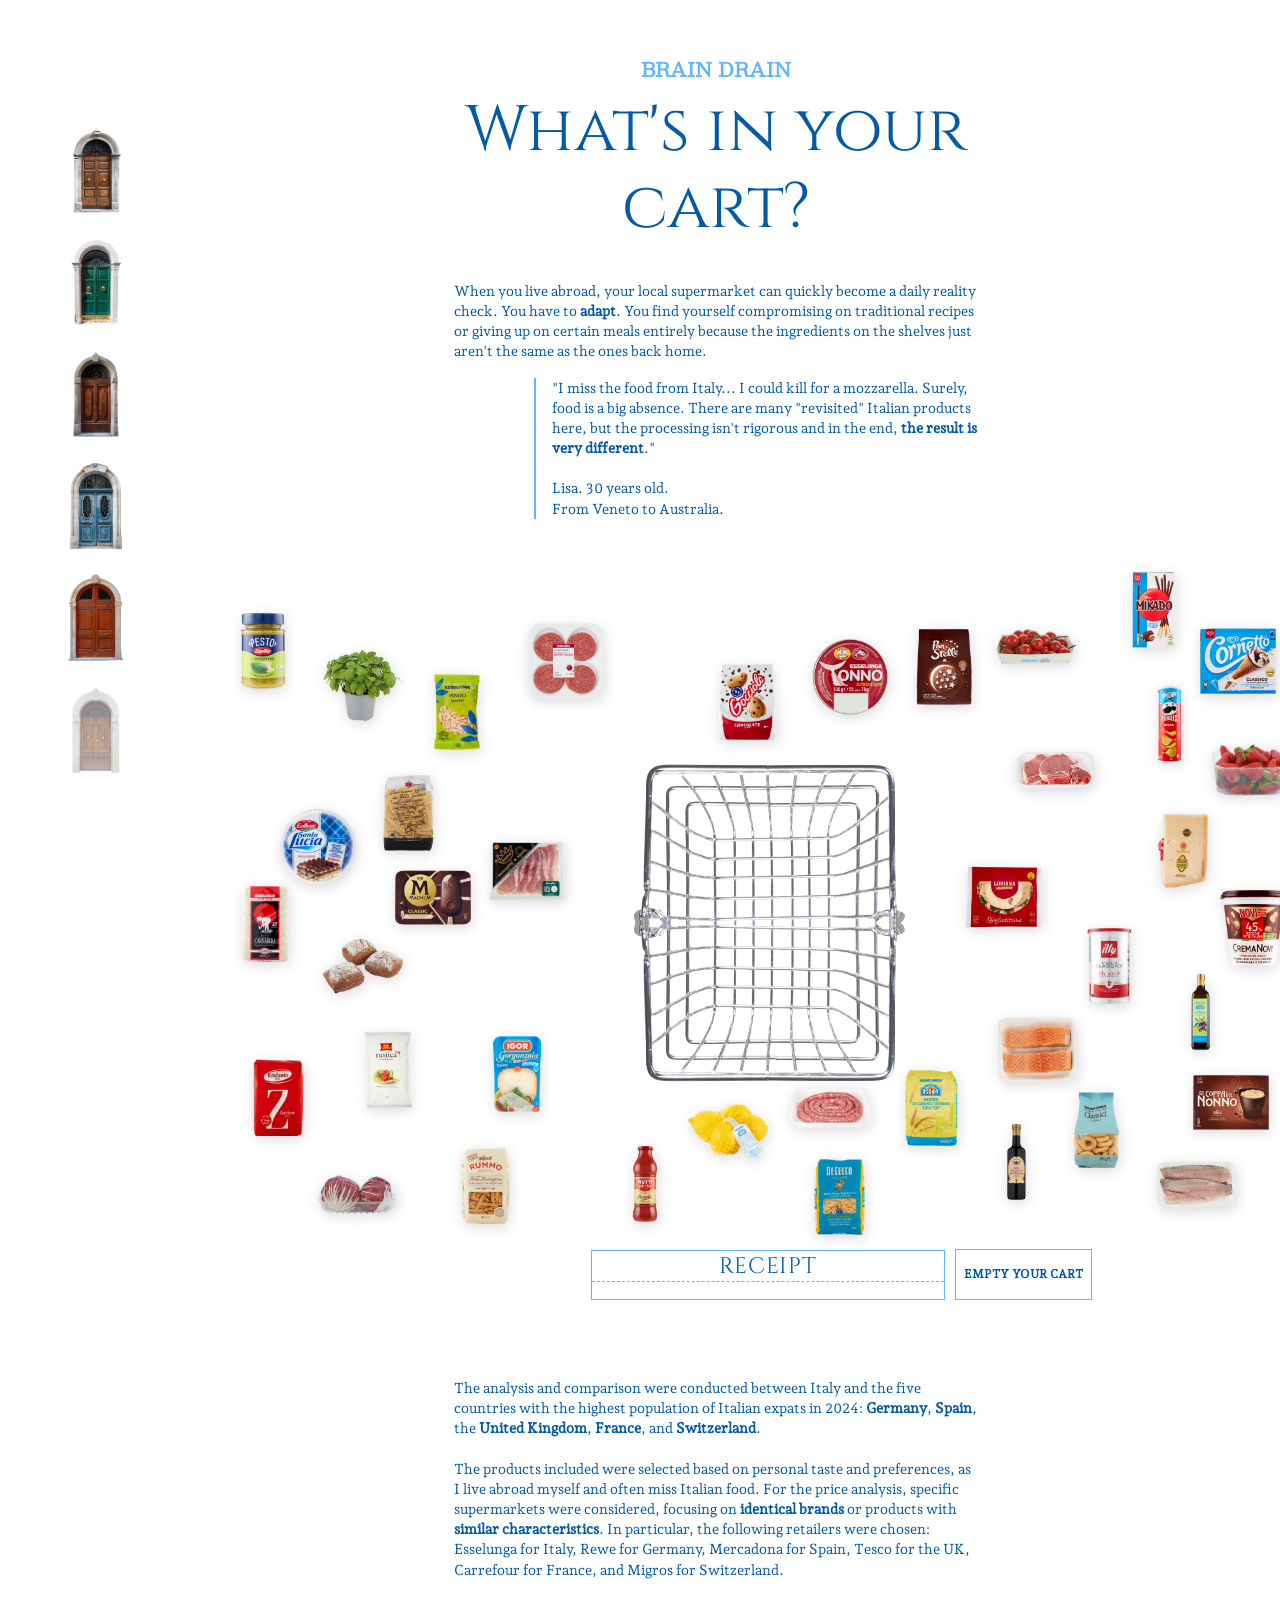
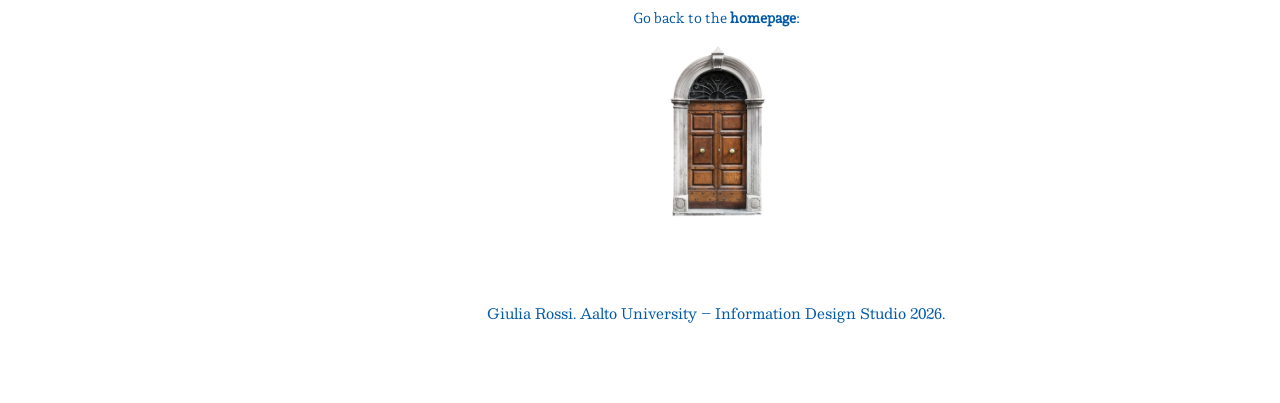
<file: 7-groceries.html>
<!DOCTYPE html>
<html lang="en">
  <head>
    <meta charset="UTF-8" />
    <meta name="viewport" content="width=device-width, initial-scale=1.0" />
    <title>Chapter 3</title>
    <!-- cart + products -->
    <link rel="stylesheet" href="3-style.css" />
    <link rel="stylesheet" href="7-groceries.css" />
    <!-- timeline + map -->
    <script src="https://d3js.org/d3.v7.min.js"></script>
  </head>

  <body>
    <div class="grid-container">
      <header>
        <!-- link homepage -->
        <h1><a href="index.html">BRAIN DRAIN</a></h1>
      </header>

      <div class="container">
        <div class="info">
          <h2>What's in your cart?</h2>
          <p class="text">
            <br />
            When you live abroad, your local supermarket can quickly become a
            daily reality check. You have to <b>adapt</b>. You find yourself
            compromising on traditional recipes or giving up on certain meals
            entirely because the ingredients on the shelves just aren't the same
            as the ones back home.
          </p>

          <p class="long-quote">
            "I miss the food from Italy... I could kill for a mozzarella.
            Surely, food is a big absence. There are many "revisited" Italian
            products here, but the processing isn't rigorous and in the end,
            <b>the result is very different</b>." <br /><br />Lisa. 30 years
            old.
            <br />
            From Veneto to Australia.
          </p>
        </div>
      </div>

      <!-- SEZIONE INTERATTIVA -->
      <div class="interactive-section" id="game-section">
        <div class="game-area" id="game-area">
          <img
            src="7-groceries/0.png"
            id="cart-target"
            alt="Shopping Cart"
            draggable="false"
          />
        </div>
        <button id="empty-cart-btn" class="empty-btn">Empty your cart</button>
        <!-- SCONTRINO (RECEIPT) -->
        <div id="receipt-container" class="receipt closed">
          <div class="receipt-handle">
            <span>Receipt</span>
          </div>
          <div class="receipt-paper">
            <!-- Intestazione Nazioni -->
            <div class="receipt-countries">
              <span>IT</span>
              <span>DE</span>
              <span>ES</span>
              <span>UK</span>
              <span>FR</span>
              <span>CH</span>
            </div>
            <div class="receipt-scroll-area">
              <div id="receipt-items"></div>
              <div class="receipt-summary">
                <div class="dashed-line"></div>
                <div class="summary-row">
                  <span>Item count:</span>
                  <span id="item-count">00</span>
                </div>
                <div class="summary-row total-row">
                  <span>Total:</span>
                  <div id="total-prices" class="price-stack"></div>
                </div>
              </div>
            </div>
          </div>
        </div>
      </div>

      <div class="container">
        <div class="info">
          <p class="text">
            The analysis and comparison were conducted between Italy and the
            five countries with the highest population of Italian expats in
            2024: <b>Germany</b>, <b>Spain</b>, the <b>United Kingdom</b>,
            <b>France</b>, and <b>Switzerland</b>. <br /><br />
            The products included were selected based on personal taste and
            preferences, as I live abroad myself and often miss Italian food.
            For the price analysis, specific supermarkets were considered,
            focusing on <b>identical brands</b> or products with
            <b>similar characteristics</b>. In particular, the following
            retailers were chosen: Esselunga for Italy, Rewe for Germany,
            Mercadona for Spain, Tesco for the UK, Carrefour for France, and
            Migros for Switzerland.
          </p>
        </div>
      </div>
    </div>
    <div class="grid-container">
      <div class="container">
        <div class="info">
          <div class="button-chapter">
            <!-- porta 0 - homepage -->
            <!-- <a href="index.html">
              <svg
                class="door"
                id="chapter0"
                xmlns="http://www.w3.org/2000/svg"
                id="_x3C_Layer_x3E_"
                version="1.1"
                viewBox="0 0 622.8 580.5"
              >
                <defs>
                  <style>
                    .st0 {
                      fill: #60b5ff;
                    }
                    .st1 {
                      fill: #8c5c32;
                    }
                    .st2 {
                      fill: #f0d1b5;
                    }
                    .st3 {
                      fill: #035aa6;
                    }
                    .st5 {
                      fill: #fff;
                    }
                  </style>
                </defs>
                <path
                  d="M208.7 572.7h-38l-4.3-73.5h5l5.7-282.6c-2.4 0-4.7.2-7.1.3v-37.1h7.9c10-41.5 27.6-65.9 41.9-80.7 21.4-22 46.9-33.9 78.9-73.1 6.4-7.9 11.2-14.6 14.3-19 4.8 5.2 12.3 13.1 21.5 22.6 39.5 40.5 54.1 51.1 68.8 68.1 14 16.1 31.4 42 42.7 82.8h5.7l3.6 36.1-4.3 4-4.3 285.6 12.9-.6-2.9 67.1H208.6Z"
                  class="st1"
                />
                <path
                  d="m317.5 143.6.4 20.5 11.3-18.2c-3.4-1.1-7.1-1.9-11.1-2.2h-.5ZM269.9 167.7c12.2 0 24.4.1 36.5.3l-26.1-12c-4 3.3-7.5 7.3-10.5 11.7ZM312.6 165.4l.3.2-.4-22c-4.1.1-8.2.7-12.1 1.8l12.2 20.1ZM336.4 143.5c5.7 2.6 10.5 6 14.5 9.5l27.6-11.1c-6.2-10.8-14.7-19.8-24.8-26.4zM349.5 112.9c-10-5.7-21.2-9-32.8-9.6l.7 35.4h1c4.9.4 9.3 1.4 13.4 2.8l17.7-28.7ZM284.8 152.6l19.9 9.2-9-14.8q-5.7 2.25-10.8 5.7ZM349.9 158.7l-23.7 9.5c2.7 0 5.4 0 8.1.1 8 .1 16.1.3 24.1.5-1.7-2.5-4.5-6.3-8.4-10.2ZM333.8 147.7l-10 16.2 22-8.8c-3.4-2.7-7.4-5.3-12-7.4M264.1 167.6c3.1-5.3 7-10 11.4-14l-26.7-12.3c-4.6 7.9-7.8 16.8-9.4 26.3zM354.8 156.7c5.3 5.5 8.3 10.5 9.4 12.3l23.8.6c-1.2-8.4-3.7-16.2-7.2-23.4zM297.8 141c4.7-1.4 9.6-2.2 14.6-2.4l-.7-35.3h-1.9c-10.6.5-20.8 3.4-30 8.2l17.9 29.5ZM279.7 150.2c4.1-3.1 8.6-5.6 13.4-7.5L275.6 114a76.5 76.5 0 0 0-24.2 23.2zM234.9 217.9c-15.4-.9-31-1.3-46.4-1.2-3.8 0-7.6 0-11.4.1v1.9c3.8 0 7.6-.1 11.4-.1 15.4 0 30.9.4 46.3 1.2.5 0 .9-.4.9-.9s-.4-1-.9-1ZM416 220.4c-.5 0-.9.4-.9.9s.4.9.9.9h35v-1.7l.3-.2H416ZM409 260.3c0 .5.4.9.9.9l40.5-.3V259l-40.5.3c-.5 0-.9.4-.9.9ZM214.4 261c.5 0 .9-.4.9-.8 0-.5-.3-1-.8-1l-38.1-4v1.9l37.9 4ZM219.2 303.1h-43.8v1.9h43.8c.5 0 .9-.4.9-.9s-.4-.9-.9-.9ZM409.5 303.2c-.5 0-.9.4-.9.9s.4.9.9.9l40.3.3v-1.9l-40.3-.3ZM214 351.8h-39.6v1.9H214c.5 0 .9-.4.9-.9s-.4-.9-.9-.9ZM408.5 351.3c0 .5.4.9.9.9H449v-1.9h-39.6c-.5 0-.9.4-.9.9ZM209.2 404.3c.5 0 .9-.4.9-.9s-.4-.9-.9-1l-35.8-1v1.9zM408.5 399.9c0 .5.4 1 .9 1l38.9 1.8v-1.9l-38.8-1.8c-.5 0-1 .4-1 .9M410.3 506.9c0 .5.4.9.9.9 11.8 0 23.8-.9 35.5-2.4v-1.9c-11.7 1.5-23.7 2.3-35.5 2.4-.5 0-.9.4-.9.9ZM410.9 447.4c-.5 0-.9.4-.9.9s.4.9.9.9h36.7v-1.8zM209.9 497.9l-38.5-1.1v1.9l38.4 1.1c.5 0 .9-.4.9-.9s-.4-.9-.9-1ZM210.7 450.8c0-.5-.4-.9-.9-.9h-37.4v1.9h37.4c.5 0 .9-.4.9-.9Z"
                  class="st5"
                />
                <path
                  d="M411.6 166.6c0 .1.2.2.2.3q3.15 9.3 5.1 19.5c.1.5.6.8 1.1.7.5 0 .8-.6.7-1.1-1.3-6.8-3.1-13.4-5.1-19.6l22.8-14.3c-.2-.6-.5-1.2-.7-1.8L413 164.5c-4.8-13.9-11.4-26.1-19.8-36.5 6.7-6.1 13-12.7 18.9-19.6l-1.2-1.5c-5.9 7-12.2 13.6-18.9 19.7l-1.5-1.8c-6.4-7.4-12.7-12.6-20.7-19.1q-2.55-2.1-5.4-4.5c7.6-6.9 13.9-15.3 18.4-24.5-.5-.4-.9-.9-1.4-1.3-4.5 9.3-10.8 17.7-18.4 24.6-6.4-5.4-13.9-12-23.3-21.1-1.3-1.3-2.7-2.6-4-3.9 5-10 9.5-20.3 13.6-30.7-.5-.5-1-1-1.5-1.4-4 10.4-8.5 20.8-13.5 30.7-6.3-6.2-12.4-12.6-18.2-19v-.3l-2.4-46.7c-.2-.2-.4-.5-.6-.7-.4.5-.8 1.1-1.2 1.7l2.3 45.5c-5.5 5.1-11.1 10.2-16.7 15.3-1.9 1.7-3.7 3.4-5.5 5-3.4-9.3-7.7-18.1-13-26.5-.5.5-.9.9-1.4 1.3 5.2 8.3 9.6 17.2 12.9 26.5-9.9 8.9-18 16.1-24.8 22.1l-2.1 1.8-19.7-21.5-1.5 1.2 19.7 21.6c-14.4 12.8-22.3 19.9-28.5 27.7-6.6-7.5-13.8-14.6-21.4-21.1-.4.5-.8 1-1.2 1.4 7.6 6.5 14.8 13.6 21.4 21.1-1.5 2-2.9 4-4.4 6.3-5.4 8.4-9.7 17.7-12.9 27.7l-27.8-14.4c-.2.6-.5 1.2-.7 1.7l27.9 14.5c-2 6.6-3.6 13.5-4.6 20.7 0 .5.3 1 .8 1.1h.1c.5 0 .9-.3.9-.8 2.7-18.6 8.8-35.3 17.8-49.5 7.8-12.2 15.2-18.7 37.1-38.1 8.3-7.3 18.6-16.5 31.8-28.4 5.4-4.9 10.8-9.8 16-14.7 7.5 8.2 15.4 16.4 23.5 24.2 9.7 9.4 17.5 16.1 23.9 21.6h.1c2.2 1.9 4.3 3.6 6.3 5.2 7.9 6.5 14.1 11.7 20.4 18.9 9.6 11.1 17.1 24.4 22.4 39.8v.8Z"
                  class="st5"
                />
                <path
                  d="M309.8 102.4c-35.4 1.7-65.4 29.1-71.3 65.1l1.8.3c5.8-35.1 35-61.8 69.6-63.5 37.9-1.8 71.8 26.9 77.2 65.5l1.9-.3c-5.6-39.5-40.3-69-79.1-67.1Z"
                  class="st5"
                />
                <path d="M418.1 572.7H208.7V184h212.2z" class="st2" />
                <path
                  d="M278.6 546.9c-5 0-9.9 0-14.9-.1-.5 0-.9-.4-.9-.9 0-4.8-1.1-14.2-7.5-23.3-5.2-7.4-11.8-11.5-16.4-13.7-.3-.1-.5-.5-.5-.8-.3-5.9-.6-11.9-.8-17.8-2-50.9-.2-89.9.6-106.6V381c1.9-39.7 2-83.9.3-131.6 0-.4.2-.8.6-.9 4.9-1.8 14.2-6.3 21.1-16.4 5.9-8.7 7.3-17.5 7.5-23.4 0-.5.4-.9.9-.9 5.8-.2 11.7-.4 17.5-.6 24-.6 48.4-.4 72.4.6.4 0 .8.3.9.7 1.4 6.3 3.7 12.3 6.9 17.9 5.1 8.9 12.5 16.5 21.3 22.1.3.2.4.4.4.7.5 10 .9 20.2 1.2 30.4 1 32.6.8 57.5.7 65.6v.6c-.3 31.9-.1 85.8.5 160.1 0 .5-.3.8-.8.9-4.7.9-11.6 3.2-17.7 9.1-10.7 10.3-10.9 24-10.7 28 0 .3 0 .5-.3.7-.2.2-.4.3-.7.3-3.3 0-8.4.1-14.7.2-12.6.3-21.5.5-29.2.8s-14.3.5-23 .6c-4.9 0-9.8.1-14.8.1Zm-14-1.9c9.6.1 19.3.1 28.7 0 8.7-.1 15.3-.4 23-.6 7.8-.3 16.6-.6 29.3-.8 5.7-.1 10.5-.2 13.8-.2 0-5.1.8-18.3 11.3-28.4 6.1-5.8 12.9-8.3 17.9-9.4-.6-73.9-.8-127.6-.5-159.4v-.6c0-8.2.3-33-.7-65.6-.3-10-.7-20-1.2-29.9-8.9-5.8-16.4-13.5-21.5-22.5-3.2-5.5-5.5-11.5-7-17.7-23.8-.9-47.8-1.1-71.6-.5-5.5.1-11.1.3-16.6.5-.3 6.1-1.9 14.9-7.8 23.5-6.8 10.1-16 14.8-21.3 16.8 1.7 47.5 1.6 91.6-.2 131.1v2.7c-.9 16.6-2.7 55.6-.7 106.4.2 5.7.5 11.5.8 17.2 4.8 2.3 11.3 6.6 16.6 14.1 6.3 8.9 7.6 18.2 7.8 23.4Z"
                  class="st1"
                />
                <path
                  d="M274.2 538.5h-1.8c-.4 0-.8-.3-.9-.8-1.4-7.3-4.2-13.9-8.3-19.8-4-5.7-9.2-10.4-15.2-14-.3-.2-.4-.4-.5-.8-.2-4.2-.5-8.5-.6-12.8-2.3-50.6-.7-89.5 0-106.1v-2.7c1.6-38.4 1.5-81-.3-126.8 0-.4.2-.7.5-.9 5.5-2.9 13.3-8.2 19.4-17.3 4.1-6.1 6.8-12.9 8.1-20.1 0-.4.4-.8.9-.8l9.9-.3c9-.3 18.2-.4 27.2-.5 12.7 0 25.6 0 38.3.4.4 0 .7.3.9.6 1.6 4.8 3.7 9.5 6.2 13.9 5.1 8.7 12.2 16.5 20.6 22.5.2.2.4.4.4.7.4 8.7.8 17.4 1.1 26 1.2 32.5 1.1 57.3 1.1 65.4v.6c0 31.1.3 83 1.3 154.1 0 .4-.2.8-.6.9-5.7 2.1-10.8 5.3-15.1 9.5-8.7 8.5-11.7 18.8-12.7 26 0 .5-.4.8-.9.8-2.2 0-4.5.1-6.7.2-12.7.3-21.6.7-29.3 1-7.6.3-14.2.6-22.8.7-4.8.1-9.7.2-14.6.2h-5.3Zm5.3-1.9v.9zc4.9 0 9.8 0 14.6-.2 8.6-.2 15.2-.4 22.8-.7 7.8-.3 16.6-.7 29.4-1 2 0 3.9 0 5.9-.1 1.1-7.4 4.4-17.7 13.2-26.3 4.3-4.2 9.4-7.5 15.1-9.7-1-70.8-1.4-122.4-1.3-153.5v-.6c0-8.2.1-32.9-1.1-65.4-.3-8.4-.7-17-1.1-25.5-8.4-6.1-15.6-14-20.7-22.8-2.5-4.3-4.6-8.9-6.2-13.6-12.5-.3-25.1-.5-37.6-.4-9 0-18.2.2-27.2.5-3 0-6.1.2-9.1.3-1.4 7.2-4.1 14-8.2 20.1-6.1 9.1-13.9 14.6-19.5 17.6 1.7 45.6 1.9 88.1.3 126.4v2.7c-.8 16.6-2.4 55.4 0 106l.6 12.3c6.1 3.7 11.3 8.5 15.4 14.3 4.2 5.9 7 12.6 8.5 19.8h6.3Z"
                  class="st1"
                />
                <path
                  d="M247.5 255.6c-.2 0-.3 0-.5-.1l-8.2-5.1c-.4-.3-.6-.9-.3-1.3s.9-.6 1.3-.3l8.2 5.1c.4.3.6.9.3 1.3-.2.3-.5.4-.8.4M275.4 217.5c-.3 0-.5-.1-.7-.3l-6.9-7.7c-.3-.4-.3-1 0-1.3.4-.3 1-.3 1.3 0l6.9 7.7c.3.4.3 1 0 1.3-.2.2-.4.2-.6.2ZM350.7 217.1c-.2 0-.5 0-.7-.3-.4-.4-.3-1 0-1.3l7.6-7.3c.4-.4 1-.3 1.3 0 .4.4.3 1 0 1.3l-7.6 7.3q-.3.3-.6.3M377.9 254q-.6 0-.9-.6c-.2-.5 0-1 .5-1.2l9.1-3.6c.5-.2 1 0 1.2.5s0 1-.5 1.2l-9.1 3.6h-.3ZM239.3 509.1c-.3 0-.6-.2-.8-.5-.3-.5 0-1 .4-1.3l9.1-5.1c.5-.3 1 0 1.3.4.2.5 0 1-.4 1.3l-9.1 5.1c-.1 0-.3.1-.5.1M263.7 546.8c-.2 0-.5 0-.7-.3-.4-.4-.3-1 0-1.3l8.7-8.3c.4-.4 1-.3 1.3 0 .4.4.3 1 0 1.3l-8.7 8.3q-.3.3-.6.3M360.2 545.2c-.3 0-.5-.1-.7-.3l-7.3-8.8c-.3-.4-.3-1 .1-1.3s1-.3 1.3.1l7.3 8.8c.3.4.3 1-.1 1.3-.2.1-.4.2-.6.2M389.4 507.2c-.2 0-.4 0-.6-.2l-8-7c-.4-.3-.4-.9 0-1.3.3-.4.9-.4 1.3 0l8 7c.4.3.4.9 0 1.3-.2.2-.4.3-.7.3ZM314.5 297.4c-2.6.2-6.2.2-9.6-2.1q-2.4-1.65-4.2-5.1v-.2c-1.2-2.2-3.9-7.4-1.7-12.9 2.9-7.6 12-8.7 12.4-8.7 4.6-.5 8.2 1.2 9.6 2 3.4 2 5.2 4.8 6.2 6.7.5 1.1 2.1 4.9 1.3 9.5-.2 1-.5 2.8-1.8 4.8-1.4 2.2-3.2 3.3-3.9 3.7-2.8 1.8-5.5 2-7.3 2.2h-1Zm-2.8-26.5c-.3 0-7.9 1-10.2 7.1-1.7 4.4.5 8.7 1.5 10.8v.2c1.1 1.9 2.2 3.3 3.4 4.2 3 2.1 6.5 1.8 8.9 1.6 1.6-.1 3.8-.3 6.1-1.8.6-.4 2-1.2 3.1-3 1-1.5 1.2-3 1.4-3.9.7-3.9-.6-7.1-1.1-7.9-.8-1.7-2.3-4-5.1-5.6-1.1-.6-4.1-2.1-7.9-1.7Z"
                  class="st1"
                />
                <path
                  d="M321.6 269.5c0 4.5-3.6 8.1-8.1 8.1s-8.1-3.6-8.1-8.1 3.6-8.1 8.1-8.1 8.1 3.6 8.1 8.1M216.8 358.8c.6-.3 2-1 3.1-2.5 1.2-1.6 1.3-3.3 1.4-3.9h3.9c0 .7 0 1.8.5 3 1.2 2.5 3.7 3.3 4.1 3.5-.8 13.2-1.7 26.4-2.5 39.6-.4.3-1.5 1.1-2.2 2.6-.5 1.3-.4 2.4-.4 2.9h-5.9c0-.6 0-2.1-1.1-3.6-.7-1-1.6-1.5-2.1-1.8.4-13.3.7-26.5 1.1-39.8Z"
                  class="st0"
                />
                <path
                  d="M451.8 181.4c-16.5-.1-30.2-.2-40.2-.3-25.8-.2-47.5-.4-66.5-.6-58.9-.6-91.3-.9-136.3-.4-12.7.1-25.6.3-38.2.6-.5 0-.9-.4-.9-.9s.4-.9.9-1c12.7-.3 25.6-.5 38.3-.6 45-.5 77.5-.2 136.4.4 19 .2 40.7.4 66.5.6 9.9 0 23.7.2 40.2.3.5 0 .9.4.9.9s-.4.9-.9.9Z"
                  class="st5"
                />
                <circle cx="222.2" cy="385.6" r="3.7" class="st5" />
                <path
                  d="M220.7 372.8c1.2 1 2.9 1.1 4.5 1.2 4.5.1 12.1 0 15.4.4 1.8.2 4.9.6 5.4-1.1.2-.5.2-1.3.2-3v-2.1c-.4-2-4.4-2.2-7.6-2.4-5.2-.3-10.3-.1-15.5 0-1.9 0-2.8.3-3.2 2.1-.4 1.7-.5 3.7 1 5Z"
                  class="st5"
                />
                <path
                  d="M108.3 206.7c.7-.2 39.3 1.6 39.3 1.6v85.6s-38.6 3.2-39.3 1.3c-.7-2 0-88.5 0-88.5"
                  class="st0"
                />
                <path d="m114.8 215.6 27.4.8-1.3 70-26.1 2.8z" class="st2" />
                <path
                  d="m134.8 198.2-1.6-1.4c2.4-2.9 3.5-6.6 2.8-9.9-.7-3.5-3.5-6.4-6.8-7.1-3.4-.7-7.1 1.3-8.2 4.3-.6 1.8-.5 3.9.3 6.1.8 2.1 2.2 4 3.5 5.7l-1.7 1.3c-1.4-1.9-2.8-3.9-3.7-6.2-1-2.7-1.1-5.3-.3-7.6 1.5-4 6.2-6.6 10.6-5.7 4.1.8 7.5 4.4 8.4 8.8.8 4-.4 8.3-3.2 11.7Z"
                  class="st3"
                />
                <path
                  d="M108.3 206.7c2.9-7.4 9.4-12.7 16.8-13.6 9.5-1.1 19.1 5.1 22.5 15.2-13.1-.5-26.2-1.1-39.3-1.6"
                  class="st1"
                />
                <path
                  d="m127.138 212.493 1.899-.066 2.736 78.352-1.899.066z"
                  class="st3"
                />
                <path
                  d="m109.841 256.55.199-1.89 35.703 3.753-.199 1.89zM147.6 209.3l-39.3-1.6c-.5 0-.9-.5-.9-1s.5-.9 1-.9l39.3 1.6c.5 0 .9.5.9 1s-.4.9-.9.9Z"
                  class="st3"
                />
                <path
                  d="M518.7 206.7c-.7-.2-39.3 1.6-39.3 1.6v85.6s38.6 3.2 39.3 1.3c.7-2 0-88.5 0-88.5"
                  class="st0"
                />
                <path
                  d="m512.2 215.6-27.4.8 1.2 70 26.2 2.8z"
                  style="fill: #ffeee4"
                />
                <path
                  d="M492.1 198.2c-2.8-3.4-4-7.7-3.2-11.7.9-4.3 4.3-7.9 8.4-8.8 4.4-.9 9.2 1.6 10.6 5.7.8 2.2.7 4.9-.3 7.6-.9 2.3-2.3 4.3-3.7 6.2l-1.7-1.3c1.3-1.8 2.7-3.7 3.5-5.7.8-2.2 1-4.4.3-6.1-1.1-3-4.9-5-8.2-4.3s-6 3.6-6.8 7.1c-.7 3.3.4 7 2.8 9.9l-1.6 1.4Z"
                  class="st3"
                />
                <path
                  d="M518.7 206.7c-2.9-7.4-9.4-12.7-16.8-13.6-9.5-1.1-19.1 5.1-22.5 15.2 13.1-.5 26.2-1.1 39.3-1.6"
                  class="st1"
                />
                <path
                  d="m495.749 291.032 2.736-78.352 1.899.066-2.737 78.352z"
                  class="st3"
                />
                <path
                  d="m481.096 258.695 35.704-3.753.198 1.89-35.703 3.752zM479.4 209.3c-.5 0-.9-.4-.9-.9s.4-1 .9-1l39.3-1.6c.5 0 1 .4 1 .9s-.4 1-.9 1l-39.3 1.6Z"
                  class="st3"
                />
                <path
                  d="M500.5 522.7c-.9 3.4-2.5 11 0 20.1 3.3 11.9 11.7 18.4 14.3 20.3-.2 1.1-.4 2.5-.4 3.9 0 2.2.1 4.1.4 5.7 23.2.3 46.4.6 69.6 1 .2-.9.3-1.9.3-3.1q0-2.1-.3-3.6c3.8-3.6 12.4-13 15.5-27.7 1.9-9.2 1-17 0-21.8-33.1 1.8-66.3 3.5-99.4 5.3Z"
                  class="st1"
                />
                <path
                  d="M513.1 442.7c.4 5.4.7 11.1.8 16.9.2 10.6-.1 20.6-.8 29.9h14c-1.1-8.5-1.9-18.3-1.6-29.2.2-7.4.8-14.3 1.6-20.4-4.7 1-9.3 1.9-14 2.9Z"
                  class="st2"
                />
                <path
                  d="M479.9 400.4c-.4 1.5-6.1 24.9 8.2 38.7 8.8 8.4 20.5 8.8 29.4 9.1 7.7.3 20.9.7 32.3-7.9 17.6-13.4 16.3-37.5 16.1-39.9z"
                  class="st2"
                />
                <path
                  d="M529.6 404c-.2 1.2-1.4 7.1-6.6 10.2-5.9 3.5-14.5 2-20.3-4.3-1.1.8-5.8 3.7-11.7 2.5-2.6-.5-4.5-1.6-5.7-2.5-.6.7-2.7 2.6-5.7 2.8-5.2.4-8.4-4.7-8.7-5.3-2.8-4.8-.7-9.9-.5-10.4-3.3-2.5-4.6-6.9-3.2-10.8 1.3-3.7 4.8-6.3 8.8-6.5-1.1-1.3-3.7-4.7-3.2-8.8.9-7.4 11.3-10.2 13-10.6 9.8-2.4 18 3.5 19.6 4.7 1.7-1.8 6.5-6.4 13.9-7.4 9.1-1.3 18.5 3.4 24.3 12 1.2-1.1 2.9-2.5 5.4-3.6 7.4-3.3 18.3-2.7 23.8 4.1 3.2 3.9 3.3 8.4 3.3 9.2.1 5.4-2.7 9.1-3.5 10.2 1.3 5.2-.3 10.7-4.3 14.2-4.4 3.8-10.9 4.5-16.1 1.6-.7.6-5.2 4.9-12 4.3-6.2-.6-9.8-4.8-10.4-5.6Z"
                  class="st0"
                />
                <path
                  d="M522 365.8c1.6-1 3.6-.5 4.7.5s1.2 2.3 1.3 2.6c1.6-1.4 4.3-1 5.4.8 1.1 1.7.4 4.4-1.5 5.3 1.5.9 2.3 3 1.9 4.7-.5 1.7-2.2 3.1-4.1 3-1.8 0-3.5-1.3-4-3.1-.6 1.8-2.1 3.1-3.8 3.3-.2 0-2.6.3-3.8-1.3-1-1.4-.8-3.6.7-5.2-.4 0-1.7-.3-2.7-1.4-.3-.4-1.1-1.2-1-2.4.1-1.1.8-1.8 1.1-1.9 1.6-1.5 4-.7 4.2-.7-.4-1.6.2-3.3 1.5-4.2ZM567.8 386.9c1.6.7 2.6 2.2 2.3 3.6s-1.7 2.1-1.9 2.2c-1.1.5-2.2.2-2.5.1 0 .2.3.8.1 1.5 0 .2-.2.5-.3.8-.1.2-.5.7-1.3 1.1-.3.2-2 1-3.8.4-1.2-.4-2.1-1.4-2.1-2.4-1.5.7-3.2.4-4.2-.7-.8-.9-1.3-2.3-.8-3.6s1.9-2.2 3.4-2.1c-.2 0-1.4-.6-2-2-.5-1.3 0-2.5.1-2.7.1-.3.6-1.2 1.8-1.7 1.4-.6 2.7 0 3 .1 1.1.5 1.6 1.4 1.8 1.8 0 0 .3-.6 1-1.1.6-.4 1.1-.5 1.4-.5s1.9-.3 3.3.8c.4.3 1.3 1.1 1.4 2.4 0 1.1-.6 2-.8 2.2Z"
                  class="st3"
                />
                <path
                  d="M490.2 396.6c-.4 1.7-1.7 2.9-3.1 2.9-1.5 0-2.4-1.3-2.5-1.5-.7-1-.6-2.1-.6-2.4-.2.1-.7.4-1.4.4-.3 0-.5 0-.8-.2-.2 0-.8-.4-1.3-1.1-.2-.3-1.3-1.8-1-3.7.2-1.3 1-2.3 2-2.5-1-1.3-1-3 0-4.3.7-1 2-1.7 3.4-1.4s2.5 1.5 2.7 3c0-.2.4-1.5 1.7-2.3 1.2-.7 2.5-.4 2.7-.4.3 0 1.3.4 2 1.5.8 1.3.5 2.6.4 2.9-.3 1.2-1.1 1.8-1.4 2 0 0 .7.2 1.3.8.5.5.6 1 .7 1.3 0 .3.6 1.8-.2 3.4-.2.4-.8 1.5-2.1 1.8-1.1.3-2-.2-2.3-.4ZM538.3 422c8.7-.9 17.4-2.5 25.9-4.4.2-.7.3-1.4.5-2-8.8 2-17.7 3.6-26.6 4.5-19.8 2-39.8.1-59.4-2 0 .6.1 1.3.2 1.9 13.6 1.5 27.4 2.8 41.2 2.8s12.1-.2 18.1-.8ZM516.7 431.9c14.5 0 29.1-1.3 43.5-3.8.4-.7.7-1.4 1.1-2.1-19.6 3.5-39.3 4.8-58.9 3.6-7.2-.4-14.4-1.2-21.6-2.2.2.7.5 1.3.8 2q10.35 1.5 20.7 2.1c4.8.3 9.6.4 14.5.4Z"
                  class="st5"
                />
                <path
                  d="M503.8 473.3c1.6-1.7 6-5.7 12.9-7.2 8.6-1.8 15.4 1.5 17.2 2.5.4-.7 4.5-7.2 12.2-7.7 6.5-.5 12.8 3.6 15.6 10 1.2-1.9 5.7-8.7 14.2-10.8 8.7-2.1 16 2 20.1 4.3 1.7 1 3.2 1.8 4.7 3.4 4.7 5.1 4.5 12.2 4.3 14.7.8 0 5.7.6 8.1 4.5 2.7 4.3 1.2 11.3-4.5 15.6.5.5 4 4.1 3.4 9.4-.5 4.9-4.2 7.5-5.4 8.4-5.2 3.8-11.3 2.6-12.4 2.3-1.1 1.7-9.8 14-26.2 15.4-16.9 1.5-27.7-9.7-29-11.1-.3.4-5.1 6.7-13.1 6.1-6.5-.5-10.1-5.4-10.7-6.1-1.4 1.2-3.9 2.9-7.4 3.6-9.6 1.8-16.7-6.1-17-6.5-7.3-8.4-3.7-19.6-3.5-20.1-1.6-.9-4.1-2.6-5.6-5.7-3.6-7.3 2.2-15.4 3.2-16.7 6.4-8.6 17.6-8.5 19-8.4Z"
                  class="st0"
                />
                <path
                  d="M570.8 481.5c-.7 1.8-2.5 2.5-4.1 2.4-1.4-.2-2.3-1.1-2.6-1.4-.5 2-2.9 3.3-4.8 2.6s-2.9-3.3-1.9-5.1c-1.8.2-3.7-1-4.3-2.7s0-3.8 1.4-4.9c1.5-1.1 3.6-1 5.1.1-.5-1.8-.1-3.7 1.1-4.9.2-.1 1.9-1.8 3.8-1.2 1.7.5 2.8 2.5 2.5 4.6.4-.2 1.5-.8 3-.5.5 0 1.6.3 2.2 1.4.6.9.4 1.9.3 2.2-.4 2.1-2.8 3-3 3.1 1.3 1.1 1.8 2.8 1.2 4.3ZM591.3 505.5c-.4 1.7-1.7 2.9-3.1 2.9-1.5 0-2.4-1.3-2.5-1.5-.7-1-.6-2.1-.6-2.4-.2.1-.7.4-1.4.4-.3 0-.5 0-.8-.2-.2 0-.8-.4-1.3-1.1-.2-.3-1.3-1.8-1-3.7.2-1.3 1-2.3 2-2.5-1-1.3-1-3 0-4.3.7-1 2-1.7 3.4-1.4s2.5 1.5 2.7 3c0-.2.4-1.5 1.7-2.3 1.2-.7 2.5-.4 2.7-.4.3 0 1.3.4 2 1.5.8 1.3.5 2.6.4 2.9-.3 1.2-1.1 1.8-1.4 2 0 0 .7.2 1.3.8.5.5.6 1 .7 1.3 0 .3.6 1.8-.2 3.4-.2.4-.8 1.5-2.1 1.8-1.1.3-2-.2-2.3-.4Z"
                  class="st5"
                />
                <path
                  d="M505.8 511.1c-1.7-.5-2.8-1.9-2.7-3.3 0-1.5 1.5-2.3 1.6-2.4 1.1-.6 2.1-.5 2.4-.4-.1-.2-.4-.8-.3-1.4 0-.3.1-.5.2-.8 0-.2.4-.7 1.2-1.3.3-.2 1.9-1.2 3.7-.8 1.3.3 2.3 1.2 2.4 2.1 1.4-.9 3.1-.8 4.3.1.9.8 1.5 2.1 1.2 3.5-.4 1.4-1.6 2.4-3.1 2.5.2 0 1.5.4 2.2 1.8.7 1.3.3 2.5.2 2.7 0 .3-.5 1.3-1.6 1.9-1.3.8-2.6.4-3 .2-1.2-.4-1.8-1.2-2-1.5 0 0-.2.7-.9 1.2-.5.4-1 .6-1.3.7-.3 0-1.9.5-3.4-.4-.4-.2-1.5-.9-1.7-2.2-.2-1.1.3-2 .5-2.3Z"
                  class="st3"
                />
                <path
                  d="M545.8 517.8c-2.1-.6-3.5-2.4-3.4-4.1.1-1.8 1.8-2.9 2-3 1.3-.8 2.6-.6 3-.5-.2-.3-.5-.9-.4-1.8 0-.3.1-.6.3-1 .1-.2.5-.9 1.4-1.6.4-.2 2.3-1.5 4.6-1 1.6.3 2.8 1.4 2.9 2.7 1.7-1.1 3.8-1 5.3.2 1.2.9 1.9 2.6 1.5 4.3s-2 3-3.8 3.1c.3 0 1.9.5 2.7 2.2.8 1.6.4 3.1.2 3.4-.1.4-.6 1.6-1.9 2.4-1.6.9-3.3.4-3.7.3-1.4-.5-2.2-1.5-2.4-1.9 0 0-.3.8-1.1 1.5-.6.5-1.3.7-1.6.8-.4.1-2.3.6-4.1-.5-.5-.3-1.8-1.1-2.1-2.7-.3-1.4.4-2.5.6-2.8"
                  class="st5"
                />
                <path
                  d="M518 483.5c-1.7-.5-2.8-1.9-2.7-3.3 0-1.5 1.5-2.3 1.6-2.4 1.1-.6 2.1-.5 2.4-.4-.1-.2-.4-.8-.3-1.4 0-.3.1-.5.2-.8 0-.2.4-.7 1.2-1.3.3-.2 1.9-1.2 3.7-.8 1.3.3 2.3 1.2 2.4 2.1 1.4-.9 3.1-.8 4.3.1.9.8 1.5 2.1 1.2 3.5-.4 1.4-1.6 2.4-3.1 2.5.2 0 1.5.4 2.2 1.8.7 1.3.3 2.5.2 2.7 0 .3-.5 1.3-1.6 1.9-1.3.8-2.6.4-3 .2-1.2-.4-1.8-1.2-2-1.5 0 0-.2.7-.9 1.2-.5.4-1 .6-1.3.7-.3 0-1.9.5-3.4-.4-.4-.2-1.5-.9-1.7-2.2-.2-1.1.3-2 .5-2.3Z"
                  class="st3"
                />
                <path
                  d="m584.4 567.9-69.6-3.8c-.5 0-.9-.5-.9-1s.5-.9 1-.9l69.6 3.8c.5 0 .9.5.9 1s-.4.9-.9.9ZM519.5 450.1h-2c-1.2 0-2.5-.1-3.7-.2-.5 0-.9-.5-.8-1 0-.5.5-.9 1-.8 1.2.1 2.4.2 3.6.2 2.7 0 5.5 0 8.2-.3.5 0 1 .3 1 .8s-.3 1-.8 1c-2.1.2-4.3.3-6.4.3ZM506.1 538.4c2.5.5 4.9 1.9 7.1 3.2.4.2.8.4 1.2.7 2.9 1.6 6 3.1 9.4 2.9 2-.1 3.9-.8 5.7-1.5 1.4-.5 2.8-1 4.2-1.3 4-.6 7.9 1 12.1 2.6 4.4 1.8 8.9 3.6 13.7 2.6 2.1-.5 3.9-1.5 5.7-2.4 1.5-.8 3-1.6 4.6-2.1 4.2-1.2 8.7 0 12.2 1.1 1 .3 1.9.7 2.9 1 3.1 1.1 6.4 2.3 9.7 2.6h2.7c.3-.6.5-1.3.7-1.9-1.1.1-2.2 0-3.2 0-3.2-.3-6.3-1.5-9.3-2.5-1-.4-2-.7-3-1-3.7-1.2-8.6-2.5-13.3-1.1-1.8.5-3.4 1.4-4.9 2.2-1.8.9-3.4 1.8-5.3 2.2-4.1.9-8.2-.7-12.5-2.5-4.2-1.7-8.5-3.5-13.1-2.8-1.6.3-3.1.8-4.6 1.3-1.8.6-3.4 1.3-5.1 1.3-2.9.2-5.8-1.2-8.4-2.7-.4-.2-.8-.4-1.1-.7-2.4-1.4-4.9-2.8-7.7-3.4-2.2-.4-4.9-.2-7 1 0 .7.2 1.3.3 2 1.7-1.3 4.2-1.6 6.3-1.2Z"
                  class="st5"
                />
                <path
                  d="M122.2 522.7c.9 3.4 2.5 11 0 20.1-3.3 11.9-11.7 18.4-14.3 20.3.2 1.1.4 2.5.4 3.9 0 2.2-.1 4.1-.4 5.7-23.2.3-46.4.6-69.6 1-.2-.9-.3-1.9-.3-3.1q0-2.1.3-3.6c-3.8-3.6-12.4-13-15.5-27.7-1.9-9.2-1-17 0-21.8 33.1 1.8 66.3 3.5 99.4 5.3Z"
                  class="st1"
                />
                <path
                  d="M109.7 442.7c-.4 5.4-.7 11.1-.8 16.9-.2 10.6.1 20.6.8 29.9h-14c1.1-8.5 1.9-18.3 1.6-29.2-.2-7.4-.8-14.3-1.6-20.4 4.7 1 9.3 1.9 14 2.9Z"
                  class="st2"
                />
                <path
                  d="M142.8 400.4c.4 1.5 6.1 24.9-8.2 38.7-8.8 8.4-20.5 8.8-29.4 9.1-7.7.3-20.9.7-32.3-7.9-17.6-13.4-16.3-37.5-16.1-39.9z"
                  class="st2"
                />
                <path
                  d="M93.2 404c.2 1.2 1.4 7.1 6.6 10.2 5.9 3.5 14.5 2 20.3-4.3 1.1.8 5.8 3.7 11.7 2.5 2.6-.5 4.5-1.6 5.7-2.5.6.7 2.7 2.6 5.7 2.8 5.2.4 8.4-4.7 8.7-5.3 2.8-4.8.7-9.9.5-10.4 3.3-2.5 4.6-6.9 3.2-10.8-1.3-3.7-4.8-6.3-8.8-6.5 1.1-1.3 3.7-4.7 3.2-8.8-.9-7.4-11.3-10.2-13-10.6-9.8-2.4-18 3.5-19.6 4.7-1.7-1.8-6.5-6.4-13.9-7.4-9.1-1.3-18.5 3.4-24.3 12-1.2-1.1-2.9-2.5-5.4-3.6-7.4-3.3-18.3-2.7-23.8 4.1-3.2 3.9-3.3 8.4-3.3 9.2-.1 5.4 2.7 9.1 3.5 10.2-1.3 5.2.3 10.7 4.3 14.2 4.4 3.8 10.9 4.5 16.1 1.6.7.6 5.2 4.9 12 4.3 6.2-.6 9.8-4.8 10.4-5.6Z"
                  class="st0"
                />
                <path
                  d="M100.8 365.8c-1.6-1-3.6-.5-4.7.5s-1.2 2.3-1.3 2.6c-1.6-1.4-4.3-1-5.4.8-1.1 1.7-.4 4.4 1.5 5.3-1.5.9-2.3 3-1.9 4.7.5 1.7 2.2 3.1 4.1 3 1.8 0 3.5-1.3 4-3.1.6 1.8 2.1 3.1 3.8 3.3.2 0 2.6.3 3.8-1.3 1-1.4.8-3.6-.7-5.2.4 0 1.7-.3 2.7-1.4.3-.4 1.1-1.2 1-2.4-.1-1.1-.8-1.8-1.1-1.9-1.6-1.5-4-.7-4.2-.7.4-1.6-.2-3.3-1.5-4.2Z"
                  class="st3"
                />
                <path
                  d="M55 386.9c-1.6.7-2.6 2.2-2.3 3.6s1.7 2.1 1.9 2.2c1.1.5 2.2.2 2.5.1 0 .2-.3.8-.1 1.5 0 .2.2.5.3.8.1.2.5.7 1.3 1.1.3.2 2 1 3.8.4 1.2-.4 2.1-1.4 2.1-2.4 1.5.7 3.2.4 4.2-.7.8-.9 1.3-2.3.8-3.6s-1.9-2.2-3.4-2.1c.2 0 1.4-.6 2-2 .5-1.3 0-2.5-.1-2.7-.1-.3-.6-1.2-1.8-1.7-1.4-.6-2.7 0-3 .1-1.1.5-1.6 1.4-1.8 1.8 0 0-.3-.6-1-1.1-.6-.4-1.1-.5-1.4-.5s-1.9-.3-3.3.8c-.4.3-1.3 1.1-1.4 2.4 0 1.1.6 2 .8 2.2ZM132.6 396.6c.4 1.7 1.7 2.9 3.1 2.9 1.5 0 2.4-1.3 2.5-1.5.7-1 .6-2.1.6-2.4.2.1.7.4 1.4.4.3 0 .5 0 .8-.2.2 0 .8-.4 1.3-1.1.2-.3 1.3-1.8 1-3.7-.2-1.3-1-2.3-2-2.5 1-1.3 1-3 0-4.3-.7-1-2-1.7-3.4-1.4s-2.5 1.5-2.7 3c0-.2-.4-1.5-1.7-2.3-1.2-.7-2.5-.4-2.7-.4-.3 0-1.3.4-2 1.5-.8 1.3-.5 2.6-.4 2.9.3 1.2 1.1 1.8 1.4 2 0 0-.7.2-1.3.8-.5.5-.6 1-.7 1.3 0 .3-.6 1.8.2 3.4.2.4.8 1.5 2.1 1.8 1.1.3 2-.2 2.3-.4ZM102.6 422.8c13.8 0 27.6-1.3 41.2-2.8 0-.6.2-1.3.2-1.9-19.6 2.1-39.6 3.9-59.4 2-8.9-.9-17.8-2.6-26.6-4.5.1.7.3 1.3.5 2 8.5 1.9 17.2 3.5 25.9 4.4 6 .6 12.1.8 18.1.8ZM120.6 431.5q10.35-.6 20.7-2.1c.3-.7.5-1.3.8-2-7.2 1.1-14.4 1.8-21.6 2.2-19.6 1.2-39.4 0-58.9-3.6.3.7.7 1.4 1.1 2.1 14.4 2.5 29 3.8 43.5 3.8s9.7-.1 14.5-.4Z"
                  class="st5"
                />
                <path
                  d="M119 473.3c-1.6-1.7-6-5.7-12.9-7.2-8.6-1.8-15.4 1.5-17.2 2.5-.4-.7-4.5-7.2-12.2-7.7-6.5-.5-12.8 3.6-15.6 10-1.2-1.9-5.7-8.7-14.2-10.8-8.7-2.1-16 2-20.1 4.3-1.7 1-3.2 1.8-4.7 3.4-4.7 5.1-4.5 12.2-4.3 14.7-.8 0-5.7.6-8.1 4.5-2.7 4.3-1.2 11.3 4.5 15.6-.5.5-4 4.1-3.4 9.4.5 4.9 4.2 7.5 5.4 8.4 5.2 3.8 11.3 2.6 12.4 2.3 1.1 1.7 9.8 14 26.2 15.4 16.9 1.5 27.7-9.7 29-11.1.3.4 5.1 6.7 13.1 6.1 6.5-.5 10.1-5.4 10.7-6.1 1.4 1.2 3.9 2.9 7.4 3.6 9.6 1.8 16.7-6.1 17-6.5 7.3-8.4 3.7-19.6 3.5-20.1 1.6-.9 4.1-2.6 5.6-5.7 3.6-7.3-2.2-15.4-3.2-16.7-6.4-8.6-17.6-8.5-19-8.4Z"
                  class="st0"
                />
                <path
                  d="M52 481.5c.7 1.8 2.5 2.5 4.1 2.4 1.4-.2 2.3-1.1 2.6-1.4.5 2 2.9 3.3 4.8 2.6s2.9-3.3 1.9-5.1c1.8.2 3.7-1 4.3-2.7s0-3.8-1.4-4.9c-1.5-1.1-3.6-1-5.1.1.5-1.8.1-3.7-1.1-4.9-.2-.1-1.9-1.8-3.8-1.2-1.7.5-2.8 2.5-2.5 4.6-.4-.2-1.5-.8-3-.5-.5 0-1.6.3-2.2 1.4-.6.9-.4 1.9-.3 2.2.4 2.1 2.8 3 3 3.1-1.3 1.1-1.8 2.8-1.2 4.3Z"
                  class="st5"
                />
                <path
                  d="M31.5 505.5c.4 1.7 1.7 2.9 3.1 2.9 1.5 0 2.4-1.3 2.5-1.5.7-1 .6-2.1.6-2.4.2.1.7.4 1.4.4.3 0 .5 0 .8-.2.2 0 .8-.4 1.3-1.1.2-.3 1.3-1.8 1-3.7-.2-1.3-1-2.3-2-2.5 1-1.3 1-3 0-4.3-.7-1-2-1.7-3.4-1.4s-2.5 1.5-2.7 3c0-.2-.4-1.5-1.7-2.3-1.2-.7-2.5-.4-2.7-.4-.3 0-1.3.4-2 1.5-.8 1.3-.5 2.6-.4 2.9.3 1.2 1.1 1.8 1.4 2 0 0-.7.2-1.3.8-.5.5-.6 1-.7 1.3 0 .3-.6 1.8.2 3.4.2.4.8 1.5 2.1 1.8 1.1.3 2-.2 2.3-.4ZM117 511.1c1.7-.5 2.8-1.9 2.7-3.3 0-1.5-1.5-2.3-1.6-2.4-1.1-.6-2.1-.5-2.4-.4.1-.2.4-.8.3-1.4 0-.3-.1-.5-.2-.8 0-.2-.4-.7-1.2-1.3-.3-.2-1.9-1.2-3.7-.8-1.3.3-2.3 1.2-2.4 2.1-1.4-.9-3.1-.8-4.3.1-.9.8-1.5 2.1-1.2 3.5.4 1.4 1.6 2.4 3.1 2.5-.2 0-1.5.4-2.2 1.8-.7 1.3-.3 2.5-.2 2.7 0 .3.5 1.3 1.6 1.9 1.3.8 2.6.4 3 .2 1.2-.4 1.8-1.2 2-1.5 0 0 .2.7.9 1.2.5.4 1 .6 1.3.7.3 0 1.9.5 3.4-.4.4-.2 1.5-.9 1.7-2.2.2-1.1-.3-2-.5-2.3Z"
                  class="st3"
                />
                <path
                  d="M77 517.8c2.1-.6 3.5-2.4 3.4-4.1-.1-1.8-1.8-2.9-2-3-1.3-.8-2.6-.6-3-.5.2-.3.5-.9.4-1.8 0-.3-.1-.6-.3-1-.1-.2-.5-.9-1.4-1.6-.4-.2-2.3-1.5-4.6-1-1.6.3-2.8 1.4-2.9 2.7-1.7-1.1-3.8-1-5.3.2-1.2.9-1.9 2.6-1.5 4.3s2 3 3.8 3.1c-.3 0-1.9.5-2.7 2.2-.8 1.6-.4 3.1-.2 3.4.1.4.6 1.6 1.9 2.4 1.6.9 3.3.4 3.7.3 1.4-.5 2.2-1.5 2.4-1.9 0 0 .3.8 1.1 1.5.6.5 1.3.7 1.6.8.4.1 2.3.6 4.1-.5.5-.3 1.8-1.1 2.1-2.7.3-1.4-.4-2.5-.6-2.8M104.7 483.5c1.7-.5 2.8-1.9 2.7-3.3 0-1.5-1.5-2.3-1.6-2.4-1.1-.6-2.1-.5-2.4-.4.1-.2.4-.8.3-1.4 0-.3-.1-.5-.2-.8 0-.2-.4-.7-1.2-1.3-.3-.2-1.9-1.2-3.7-.8-1.3.3-2.3 1.2-2.4 2.1-1.4-.9-3.1-.8-4.3.1-.9.8-1.5 2.1-1.2 3.5.4 1.4 1.6 2.4 3.1 2.5-.2 0-1.5.4-2.2 1.8-.7 1.3-.3 2.5-.2 2.7 0 .3.5 1.3 1.6 1.9 1.3.8 2.6.4 3 .2 1.2-.4 1.8-1.2 2-1.5 0 0 .2.7.9 1.2.5.4 1 .6 1.3.7.3 0 1.9.5 3.4-.4.4-.2 1.5-.9 1.7-2.2.2-1.1-.3-2-.5-2.3ZM38.3 567.9c-.5 0-.9-.4-.9-.9s.4-1 .9-1l69.6-3.8c.5 0 1 .4 1 .9s-.4 1-.9 1l-69.6 3.8ZM103.3 450.1c-2.2 0-4.3-.1-6.4-.3-.5 0-.9-.5-.8-1 0-.5.5-.9 1-.8 2.7.3 5.5.4 8.2.3 1.2 0 2.4-.1 3.6-.2.5 0 1 .3 1 .8s-.3 1-.8 1c-1.2.1-2.5.2-3.7.2h-2ZM28.1 548c3.4-.4 6.6-1.5 9.7-2.6 1-.3 1.9-.7 2.9-1 3.5-1.2 8-2.3 12.2-1.1 1.6.5 3 1.2 4.6 2.1 1.8 1 3.7 2 5.7 2.4 4.7 1.1 9.3-.8 13.7-2.6 4.1-1.7 8-3.3 12.1-2.6 1.4.2 2.8.7 4.2 1.3 1.8.7 3.7 1.4 5.7 1.5 3.4.2 6.7-1.4 9.4-2.9.4-.2.8-.4 1.2-.7 2.3-1.3 4.6-2.7 7.1-3.2 2.1-.4 4.6-.1 6.3 1.2.1-.7.2-1.4.3-2-2.1-1.2-4.8-1.5-7-1-2.8.6-5.3 2-7.7 3.4-.4.2-.8.4-1.1.7-2.6 1.5-5.5 2.8-8.4 2.7-1.7 0-3.4-.7-5.1-1.3-1.5-.5-3-1.1-4.6-1.3-4.5-.7-8.9 1-13.1 2.8-4.3 1.8-8.4 3.4-12.5 2.5-1.8-.4-3.5-1.3-5.3-2.2-1.6-.8-3.2-1.7-4.9-2.2-4.7-1.4-9.6-.1-13.3 1.1-1 .3-2 .7-3 1-3 1.1-6.1 2.2-9.3 2.5-1 .1-2.1.1-3.2 0 .2.7.5 1.3.7 1.9h2.7Z"
                  class="st5"
                />
              </svg>
              <span class="tooltip-text">Homepage</span>
            </a> -->

            <!-- porta 1 - where is everyone going? -->
            <!-- <a href="1-line.html">
              <svg
                class="door"
                id="chapter1"
                xmlns="http://www.w3.org/2000/svg"
                id="_x3C_Layer_x3E_"
                version="1.1"
                viewBox="0 0 635.7 606.6"
              >
                <defs>
                  <style>
                    .st0 {
                      fill: #60b5ff;
                    }
                    .st1 {
                      fill: #8c5c32;
                    }
                    .st2 {
                      fill: #f0d1b5;
                    }
                    .st4 {
                      fill: #035aa6;
                    }
                    .st5 {
                      fill: #fff;
                    }
                  </style>
                </defs>
                <path
                  d="M139.4 310.9c24.2.2 48.5.3 72.7.5 2.9 0 5.3-2.4 5.3-5.3v-23.5c0-2.9-2.4-5.3-5.3-5.3h-73.6c-3 0-5.4 2.5-5.3 5.5l.9 23.1c.1 2.8 2.4 5.1 5.3 5.1ZM49.7 423.5c24.2.2 48.5.4 72.7.5 2.9 0 5.3-2.7 5.3-6.1V391c0-3.3-2.4-6.1-5.3-6.1H48.9c-3 0-5.4 2.9-5.3 6.3.3 8.8.6 17.5.9 26.3.1 3.2 2.4 5.8 5.3 5.8ZM145.8 183.9h80.1c2.9 0 5.3 2.4 5.3 5.3v24.1c0 2.9-2.4 5.3-5.3 5.3h-76.6c-2.6 0-4.9-1.9-5.3-4.5l-3.6-24.1c-.5-3.2 2-6.1 5.3-6.1ZM452.1 195.7h80.1c2.9 0 5.3 2.4 5.3 5.3v24.1c0 2.9-2.4 5.3-5.3 5.3h-76.6c-2.6 0-4.9-1.9-5.3-4.5l-3.6-24.1c-.5-3.2 2-6.1 5.3-6.1ZM116.1 438.2h80.1c2.9 0 5.3 2.4 5.3 5.3v24.1c0 2.9-2.4 5.3-5.3 5.3h-76.6c-2.6 0-4.9-1.9-5.3-4.5l-3.6-24.1c-.5-3.2 2-6.1 5.3-6.1ZM80.1 337h80.1c2.9 0 5.3 2.4 5.3 5.3v24.1c0 2.9-2.4 5.3-5.3 5.3H83.6c-2.6 0-4.9-1.9-5.3-4.5l-3.6-24.1c-.5-3.2 2-6.1 5.3-6.1ZM422.8 239.1h80.1c2.9 0 5.3 2.4 5.3 5.3v24.1c0 2.9-2.4 5.3-5.3 5.3h-76.6c-2.6 0-4.9-1.9-5.3-4.5l-3.6-24.1c-.5-3.2 2-6.1 5.3-6.1ZM93.1 472.6l-80.1.7c-2.9 0-5.3-2.3-5.4-5.3l-.2-24.1c0-2.9 2.3-5.3 5.3-5.4l76.6-.7c2.6 0 4.9 1.9 5.3 4.5l3.8 24.1c.5 3.2-2 6.1-5.2 6.1ZM97.4 229.8h80.2c2.9 0 5.3 2.4 5.3 5.3v27.2c0 3-2.5 5.5-5.6 5.3l-76.6-3.7c-2.5-.1-4.6-2-5-4.5l-3.6-23.6c-.5-3.2 2-6.1 5.2-6.1ZM71.4 487.4h80.2c2.9 0 5.3 2.4 5.3 5.3v27.2c0 3-2.5 5.5-5.6 5.3l-76.6-3.7c-2.5-.1-4.6-2-5-4.5l-3.6-23.6c-.5-3.2 2-6.1 5.2-6.1ZM226.2 423l-80.2 1c-2.9 0-5.3-2.3-5.4-5.2l-.3-27.2c0-3 2.5-5.5 5.5-5.4l76.6 2.7c2.5 0 4.6 1.9 5.1 4.4l3.9 23.5c.5 3.2-1.9 6.1-5.2 6.2M463.7 339.2c24.2.2 48.5.4 72.7.5 2.9 0 5.3-2.7 5.3-6.1v-26.9c0-3.3-2.4-6.1-5.3-6.1h-73.6c-3 0-5.4 2.9-5.3 6.3.3 8.8.6 17.5.9 26.3.1 3.2 2.4 5.8 5.3 5.8ZM472.2 553.5c24.2.2 48.5.4 72.7.5 2.9 0 5.3-2.7 5.3-6.1V521c0-3.3-2.4-6.1-5.3-6.1h-73.6c-3 0-5.4 2.9-5.3 6.3.3 8.8.6 17.5.9 26.3.1 3.2 2.4 5.8 5.3 5.8ZM536.5 354h80.1c2.9 0 5.3 2.4 5.3 5.3v24.1c0 2.9-2.4 5.3-5.3 5.3H540c-2.6 0-4.9-1.9-5.3-4.5l-3.6-24.1c-.5-3.2 2-6.1 5.3-6.1ZM439.3 466.5h80.1c2.9 0 5.3 2.4 5.3 5.3v24.1c0 2.9-2.4 5.3-5.3 5.3h-76.6c-2.6 0-4.9-1.9-5.3-4.5l-3.6-24.1c-.5-3.2 2-6.1 5.3-6.1ZM513.5 388.3l-80.1.7c-2.9 0-5.3-2.3-5.4-5.3l-.2-24.1c0-2.9 2.3-5.3 5.3-5.4l76.6-.7c2.6 0 4.9 1.9 5.3 4.5l3.8 24.1c.5 3.2-2 6.1-5.2 6.1ZM623.1 501.7l-80.2 1c-2.9 0-5.3-2.3-5.4-5.2l-.3-27.2c0-3 2.5-5.5 5.5-5.4l76.6 2.7c2.5 0 4.6 1.9 5.1 4.4l3.9 23.5c.5 3.2-1.9 6.1-5.2 6.2M536.6 447.8l-80.2 1c-2.9 0-5.3-2.3-5.4-5.2l-.3-27.2c0-3 2.5-5.5 5.5-5.4l76.6 2.7c2.5 0 4.6 1.9 5.1 4.4l3.9 23.5c.5 3.2-1.9 6.1-5.2 6.2"
                  class="st2"
                />
                <path
                  d="M482.7 11.7c-3.1-7.7-312.6 0-312.6 0v554.9h312.6s3.1-547.2 0-554.9"
                  class="st1"
                />
                <path
                  d="M437.7 369.7v-.3c-4.4-2.6-11.5-5.7-20.9-5.8h-.3c-2.9 0-5.5.3-8 .8 2-1.3 4-2.9 5.9-4.9 7.3-7.1 10.1-15.2 11.1-19.3v-.5h-.3c-4.9 1.2-12.2 4.1-18.9 10.7-2.1 2.1-3.9 4.3-5.3 6.4.5-2.3.7-4.9.8-7.6 0-10.2-3.6-17.9-5.8-21.5h-.5c-2.6 4.4-5.7 11.5-5.8 20.9 0 3 .3 5.8.8 8.3-1.3-2-2.9-4-4.9-5.9-7.2-7.3-15.2-10.1-19.3-11.1h-.3v.5c1.2 4.9 4.1 12.2 10.7 18.9 2.1 2.1 4.3 3.9 6.4 5.3-2.3-.5-4.9-.7-7.6-.8h-.3c-10 0-17.6 3.6-21.2 5.8v.8c4.4 2.6 11.5 5.7 20.9 5.8h.3c2.9 0 5.5-.3 8-.8-2 1.3-4 2.9-5.9 4.9-7.3 7.1-10.1 15.2-11.1 19.3v.4c0 .1 0 .2.1.3 0 0 .1.2.2.2 0 0 .2.1.3.1h.6c4.9-1.2 12.2-4.1 18.9-10.7 2.1-2.1 3.9-4.3 5.3-6.4-.5 2.3-.7 4.9-.8 7.6 0 10.2 3.6 17.9 5.8 21.5 0 0 0 .1.1.2 0 0 .1 0 .2.1h.8s.1 0 .2-.1c0 0 0-.1.1-.2 2.6-4.4 5.7-11.5 5.8-20.9 0-3-.3-5.8-.8-8.3 1.3 2 2.9 4 4.9 5.9 7.2 7.3 15.2 10.1 19.3 11.1h.6s.2 0 .3-.1l.2-.2s0-.2.1-.3v-.4c-1.2-4.9-4.1-12.2-10.7-18.9-2.1-2.1-4.3-3.9-6.4-5.3 2.3.5 4.9.7 7.6.8h.3c10 0 17.6-3.6 21.2-5.8 0 0 .1 0 .2-.1 0 0 0-.1.1-.2v-.5Zm-31.2-19.1c5.6-5.5 11.6-8.2 16.1-9.6-1.3 4.2-4.1 10.7-10.1 16.6-5.6 5.5-11.6 8.2-16.1 9.6 1.3-4.2 4.1-10.7 10.1-16.6M393.7 329c2.1 3.9 4.7 10.5 4.6 18.8 0 8.1-2.6 14.4-4.6 18.2-2.1-3.9-4.7-10.5-4.6-18.8 0-7.8 2.4-14 4.6-18.2m-28.9 11.9c4.2 1.3 10.7 4.1 16.6 10.1 5.5 5.6 8.2 11.6 9.6 16.1-4.2-1.3-10.7-4.1-16.6-10.1-5.5-5.6-8.2-11.6-9.6-16.1m6.3 33.5c-7.8 0-14-2.4-18.2-4.6 3.8-2 10.3-4.6 18.5-4.6h.3c8.1 0 14.4 2.6 18.2 4.6-3.8 2-10.3 4.6-18.5 4.6zM381 389c-5.6 5.5-11.6 8.2-16.1 9.6 1.3-4.2 4.1-10.7 10.1-16.6 5.6-5.5 11.6-8.2 16.1-9.6-1.3 4.2-4.1 10.7-10.1 16.6m12.7 21.6c-2.1-3.9-4.7-10.5-4.6-18.8 0-7.8 2.4-14 4.6-18.2 2.1 3.9 4.7 10.5 4.6 18.8 0 8.1-2.6 14.4-4.6 18.2m28.9-11.9c-4.2-1.3-10.7-4.1-16.6-10.1-5.5-5.6-8.2-11.6-9.6-16.1 4.2 1.3 10.7 4.1 16.6 10.1 5.5 5.6 8.2 11.6 9.6 16.1m-6.9-24.3c-7.8 0-14-2.4-18.2-4.6 3.8-2 10.3-4.6 18.5-4.6h.3c8.1 0 14.4 2.6 18.2 4.6-3.9 2.1-10.5 4.7-18.8 4.6"
                  class="st5"
                />
                <path
                  d="M426.9 336c-6.6-6.4-13.8-9.4-16.7-10.4-2.3-.8-7-2.2-13.1-2.6-11.8-.7-22.9 2.2-32.1 8.6-2.1 1.5-7.1 4.9-11.4 11.2-7.5 11-7.6 22.1-7.4 25.2.6 12.2 4.1 22.5 10.4 30.5 7.5 9.6 18.7 16.1 30.8 17.8 1.3.2 4 .6 7.6.6s7.6-.3 12.3-1.5c3.8-.9 13.7-3.4 22-11.8 11.7-11.8 12.6-27.3 12.1-35.5-.3-4.5-2.1-20.1-14.4-32Zm.7 65.9c-7.9 8-17.4 10.3-21 11.2-9.1 2.3-16.6 1.2-19 .9-11.5-1.6-22.2-7.8-29.3-16.9-6-7.6-9.3-17.5-9.9-29.2-.1-3 0-13.5 7-23.8 4.1-5.9 8.8-9.2 10.8-10.6 7.9-5.5 17.3-8.3 27.3-8.3s2.2 0 3.4.1c5.9.4 10.4 1.7 12.5 2.5 2.7 1 9.6 3.9 15.9 9.9 11.7 11.3 13.4 26.2 13.7 30.5.5 7.8-.4 22.6-11.4 33.8Z"
                  class="st5"
                />
                <path
                  d="M445.7 319.5c0-.6-.5-1.1-1.1-1.1h-61.5c-13.7 0-27.8-.5-42-1.3-.3 0-.6 0-.8.3-.2.2-.4.5-.4.8.2 16.7.2 33.6.2 50.2 0 16.8-.2 33.7-.4 50.5 0 .6.5 1.1 1.1 1.2 10.8.4 21.7.7 32.5.8 5.7 0 11.4.1 17.1.1 18 0 36.2-.4 54.1-1.1.6 0 1.1-.5 1.1-1.1.3-6.3.5-12.7.7-19.1.1-5.2.4-17.4-.2-57.2-.1-7.6-.3-15.4-.4-23m-1.6 80.1c-.1 6-.4 12.1-.6 18.1-23.3 1-46.8 1.3-70.1 1-10.4-.1-20.9-.4-31.3-.8.2-16.4.4-33 .4-49.4 0-16.3 0-32.8-.2-49.1 13.8.7 27.5 1.1 40.9 1.2h60.4c.2 7.3.3 14.6.4 21.9.7 39.7.4 51.9.2 57.1ZM307 369.7v-.3c-4.4-2.6-11.5-5.7-20.9-5.8h-.3c-2.9 0-5.5.3-8 .8 2-1.3 4-2.9 5.9-4.9 7.3-7.1 10.1-15.2 11.1-19.3v-.5h-.3c-.1 0 0 0 0 0h-.1c-4.9 1.2-12.2 4.1-18.9 10.7-2.1 2.1-3.9 4.3-5.3 6.4.5-2.3.7-4.9.8-7.6 0-10.2-3.6-17.9-5.8-21.5h-.5c-2.6 4.4-5.7 11.5-5.8 20.9 0 3 .3 5.8.8 8.3-1.3-2-2.9-4-4.9-5.9-7.2-7.3-15.2-10.1-19.3-11.1h-.3v.5c1.2 4.9 4.1 12.2 10.7 18.9 2.1 2.1 4.3 3.9 6.4 5.3-2.3-.5-4.9-.7-7.6-.8h-.3c-10 0-17.6 3.6-21.2 5.8v.8c4.4 2.6 11.5 5.7 20.9 5.8h.3c2.9 0 5.5-.3 8-.8-2 1.3-4 2.9-5.9 4.9-7.3 7.1-10.1 15.2-11.1 19.3v.4c0 .1 0 .2.1.3 0 0 .1.2.2.2 0 0 .2.1.3.1h.6c4.9-1.2 12.2-4.1 18.9-10.7 2.1-2.1 3.9-4.3 5.3-6.4-.5 2.3-.7 4.9-.8 7.6 0 10.2 3.6 17.9 5.8 21.5 0 0 0 .1.1.2 0 0 .1 0 .2.1h.8s.1 0 .2-.1c0 0 0-.1.1-.2 2.6-4.4 5.7-11.5 5.8-20.9 0-3-.3-5.8-.8-8.3 1.3 2 2.9 4 4.9 5.9 7.2 7.3 15.2 10.1 19.3 11.1h.6s.2 0 .3-.1l.2-.2s0-.2.1-.3v-.4c-1.2-4.9-4.1-12.2-10.7-18.9-2.1-2.1-4.3-3.9-6.4-5.3 2.3.5 4.9.7 7.6.8h.3c10 0 17.6-3.6 21.2-5.8 0 0 .1 0 .2-.1 0 0 0-.1.1-.2v-.5Zm-31.3-19.1c5.6-5.5 11.6-8.2 16.1-9.6-1.3 4.2-4.1 10.7-10.1 16.6-5.6 5.5-11.6 8.2-16.1 9.6 1.3-4.2 4.1-10.7 10.1-16.6M263 329c2.1 3.9 4.7 10.5 4.6 18.8 0 8.1-2.6 14.4-4.6 18.2-2.1-3.9-4.7-10.5-4.6-18.8 0-7.8 2.4-14 4.6-18.2m-28.9 11.9c4.2 1.3 10.7 4.1 16.6 10.1 5.5 5.6 8.2 11.6 9.6 16.1-4.2-1.3-10.7-4.1-16.6-10.1-5.5-5.6-8.2-11.6-9.6-16.1m6.2 33.5c-7.8 0-14-2.4-18.2-4.6 3.8-2 10.3-4.6 18.5-4.6h.3c8.1 0 14.4 2.6 18.2 4.6-3.8 2-10.3 4.6-18.5 4.6zm9.9 14.6c-5.6 5.5-11.6 8.2-16.1 9.6 1.3-4.2 4.1-10.7 10.1-16.6 5.6-5.5 11.6-8.2 16.1-9.6-1.3 4.2-4.1 10.7-10.1 16.6m12.8 21.6c-2.1-3.9-4.7-10.5-4.6-18.8 0-7.8 2.4-14 4.6-18.2 2.1 3.9 4.7 10.5 4.6 18.8 0 8.1-2.6 14.4-4.6 18.2m28.8-11.9c-4.2-1.3-10.7-4.1-16.6-10.1-5.5-5.6-8.2-11.6-9.6-16.1 4.2 1.3 10.7 4.1 16.6 10.1 5.5 5.6 8.2 11.6 9.6 16.1m-6.8-24.3c-7.8 0-14-2.4-18.2-4.6 3.8-2 10.3-4.6 18.5-4.6h.3c8.1 0 14.4 2.6 18.2 4.6-3.9 2.1-10.5 4.6-18.8 4.6"
                  class="st5"
                />
                <path
                  d="M296.1 336c-6.6-6.4-13.8-9.4-16.7-10.4-2.3-.8-7-2.2-13.1-2.6-11.8-.7-22.9 2.2-32.1 8.6-2.1 1.5-7.1 4.9-11.4 11.2-7.5 11-7.6 22.1-7.4 25.2.6 12.2 4.1 22.5 10.4 30.5 7.5 9.6 18.7 16.1 30.8 17.8 1.3.2 4 .6 7.6.6s7.6-.3 12.3-1.5c3.8-.9 13.7-3.4 22-11.8 11.7-11.8 12.6-27.3 12.1-35.5-.3-4.5-2.1-20.1-14.4-32Zm.7 65.9c-7.9 8-17.4 10.3-21 11.2-9.1 2.3-16.6 1.2-19 .9-11.5-1.6-22.2-7.8-29.3-16.9-6-7.6-9.3-17.5-9.9-29.2-.1-3 0-13.5 7-23.8 4.1-5.9 8.8-9.2 10.8-10.6 7.9-5.5 17.3-8.3 27.3-8.3s2.2 0 3.4.1c5.9.4 10.4 1.7 12.5 2.5 2.7 1 9.6 3.8 15.9 9.9 11.7 11.3 13.4 26.2 13.7 30.5.5 7.8-.4 22.6-11.4 33.8Z"
                  class="st5"
                />
                <path
                  d="M315 319.5c0-.6-.5-1.1-1.1-1.1h-61.5c-13.7 0-27.8-.5-42-1.3-.3 0-.6 0-.8.3-.2.2-.4.5-.4.8.2 16.7.2 33.6.2 50.2 0 16.8-.2 33.7-.4 50.5 0 .6.5 1.1 1.1 1.2 10.8.4 21.7.7 32.5.8 5.7 0 11.4.1 17.1.1 18 0 36.2-.4 54.1-1.1.6 0 1.1-.5 1.1-1.1.3-6.3.5-12.7.7-19.1.1-5.2.4-17.4-.2-57.2-.1-7.5-.3-15.3-.4-23m-1.6 80.1c-.1 6-.4 12.1-.6 18.1-23.3 1-46.8 1.3-70.1 1-10.4-.1-20.9-.4-31.3-.8.2-16.4.4-33 .4-49.4 0-16.3 0-32.8-.2-49.1 13.8.7 27.5 1.1 40.9 1.2h60.4c.2 7.4.3 14.7.4 21.9.7 39.7.4 51.9.2 57.1ZM437.7 504v-.3c-4.4-2.6-11.5-5.7-20.9-5.8h-.3c-2.9 0-5.5.3-8 .8 2-1.3 4-2.9 5.9-4.9 7.3-7.2 10.1-15.2 11.1-19.3v-.5h-.3c-4.9 1.2-12.2 4.1-18.9 10.7-2.1 2.1-3.9 4.3-5.3 6.4.5-2.3.7-4.9.8-7.6 0-10.2-3.6-17.9-5.8-21.5h-.5c-2.6 4.4-5.7 11.5-5.8 20.9 0 3 .3 5.8.8 8.3-1.3-2-2.9-4-4.9-5.9-7.1-7.3-15.2-10.1-19.3-11.1h-.3v.5c1.2 4.9 4.1 12.2 10.7 18.9 2.1 2.1 4.3 3.9 6.4 5.3-2.3-.5-4.9-.7-7.6-.8h-.3c-10 0-17.6 3.6-21.2 5.8v.8c4.4 2.6 11.5 5.7 20.9 5.8h.3c2.9 0 5.5-.3 8-.8-2 1.3-4 2.9-5.9 4.9-7.3 7.2-10.1 15.2-11.1 19.3v.4c0 .1 0 .2.1.3 0 0 .1.2.2.2 0 0 .2.1.3.1h.6c4.9-1.2 12.2-4.1 18.9-10.7 2.1-2.1 3.9-4.3 5.3-6.4-.5 2.3-.7 4.9-.8 7.6 0 10.2 3.6 17.9 5.8 21.5 0 0 0 .1.1.2 0 0 .1 0 .2.1h.8s.1 0 .2-.1c0 0 0-.1.1-.2 2.6-4.4 5.7-11.5 5.8-20.9 0-3-.3-5.8-.8-8.3 1.3 2 2.9 4 4.9 5.9 7.1 7.3 15.2 10.1 19.3 11.1h.6s.2 0 .3-.1l.2-.2s0-.2.1-.3v-.4c-1.2-4.9-4.1-12.2-10.7-18.9-2.1-2.1-4.3-3.9-6.4-5.3 2.3.5 4.9.7 7.6.8h.3c10 0 17.6-3.6 21.2-5.8 0 0 .1 0 .2-.1 0 0 0-.1.1-.2v-.5Zm-31.2-19.1c5.6-5.5 11.6-8.2 16.1-9.6-1.3 4.2-4.1 10.7-10.1 16.6-5.6 5.5-11.6 8.2-16.1 9.6 1.3-4.2 4.1-10.7 10.1-16.6m-12.8-21.6c2.1 3.9 4.7 10.5 4.6 18.8 0 7.8-2.4 14-4.6 18.2-2.1-3.9-4.7-10.5-4.6-18.8 0-7.8 2.4-14 4.6-18.2m-28.9 11.9c4.2 1.3 10.7 4.1 16.6 10.1 5.5 5.6 8.2 11.6 9.6 16.1-4.2-1.3-10.7-4.1-16.6-10.1-5.5-5.6-8.2-11.6-9.6-16.1m6.3 33.5c-7.8 0-14-2.4-18.2-4.6 3.8-2 10.3-4.6 18.5-4.6h.3c7.8 0 14 2.4 18.2 4.6-3.9 2.1-10.4 4.6-18.8 4.6m9.9 14.7c-5.6 5.5-11.6 8.2-16.1 9.6 1.3-4.2 4.1-10.7 10.1-16.6 5.6-5.5 11.6-8.2 16.1-9.6-1.3 4.2-4.1 10.7-10.1 16.6m12.7 21.5c-2.1-3.9-4.7-10.5-4.6-18.8 0-7.8 2.4-14 4.6-18.2 2.1 3.9 4.7 10.5 4.6 18.8 0 7.8-2.4 14-4.6 18.2m28.9-11.9c-4.2-1.3-10.7-4.1-16.6-10.1-5.5-5.6-8.2-11.6-9.6-16.1 4.2 1.3 10.7 4.1 16.6 10.1 5.5 5.6 8.2 11.6 9.6 16.1m-6.9-24.3c-7.8 0-14-2.4-18.2-4.6 3.8-2 10.3-4.6 18.5-4.6h.3c7.8 0 14 2.4 18.2 4.6-3.9 2.1-10.4 4.6-18.8 4.6"
                  class="st5"
                />
                <path
                  d="M426.9 470.3c-6.6-6.4-13.8-9.4-16.7-10.4-2.3-.8-7-2.2-13.1-2.6-11.8-.7-22.9 2.2-32.1 8.6-2.1 1.5-7.1 4.9-11.4 11.2-7.5 11-7.6 22.1-7.4 25.2.6 12.2 4.1 22.5 10.4 30.5 7.5 9.6 18.7 16.1 30.8 17.8 1.3.2 4 .6 7.6.6s7.6-.3 12.3-1.5c3.8-.9 13.7-3.4 22-11.8 11.7-11.8 12.6-27.3 12.1-35.5-.3-4.5-2.1-20.1-14.4-32Zm.7 65.9c-7.9 8-17.4 10.3-21 11.2-9.1 2.3-16.6 1.2-19 .9-11.5-1.6-22.2-7.8-29.3-16.9-6-7.6-9.3-17.5-9.9-29.2-.1-3 0-13.5 7-23.8 4.1-5.9 8.8-9.2 10.8-10.6 8.8-6.1 19.4-8.9 30.7-8.2 5.9.4 10.4 1.7 12.5 2.5 2.7 1 9.6 3.8 15.9 9.9 11.7 11.3 13.4 26.2 13.7 30.5.5 7.8-.4 22.6-11.4 33.8Z"
                  class="st5"
                />
                <path
                  d="M445.7 453.8c0-.6-.5-1.1-1.1-1.1h-61.5c-13.7 0-27.8-.5-42-1.3-.3 0-.6 0-.8.3-.2.2-.4.5-.4.8.2 16.7.2 33.6.2 50.2 0 16.8-.2 33.7-.4 50.5 0 .6.5 1.1 1.1 1.2 10.8.4 21.7.7 32.5.8 5.7 0 11.4.1 17.1.1 18 0 36.2-.4 54.1-1.1.6 0 1.1-.5 1.1-1.1.3-6.3.5-12.7.7-19.1.1-5.2.4-17.4-.2-57.2-.1-7.6-.3-15.4-.4-23m-1.6 80.1c-.1 6-.4 12.1-.6 18.1-23.3 1-46.8 1.3-70.1 1-10.4-.1-20.9-.4-31.3-.8.2-16.4.4-33 .4-49.4 0-16.3 0-32.8-.2-49.1 13.8.7 27.5 1.1 40.9 1.2h60.3c.2 7.3.3 14.6.4 21.9.7 39.7.4 51.9.2 57.1M307 504v-.3c-4.4-2.6-11.5-5.7-20.9-5.8h-.3c-2.9 0-5.5.3-8 .8 2-1.3 4-2.9 5.9-4.9 7.3-7.1 10.1-15.2 11.1-19.3v-.5h-.3c-4.9 1.2-12.2 4.1-18.9 10.7-2.1 2.1-3.9 4.3-5.3 6.4.5-2.3.7-4.9.8-7.6 0-10.2-3.6-17.9-5.8-21.5h-.5c-2.6 4.4-5.7 11.5-5.8 20.9 0 3 .3 5.8.8 8.3-1.3-2-2.9-4-4.9-5.9-7.1-7.3-15.2-10.1-19.3-11.1h-.3v.5c1.2 4.9 4.1 12.2 10.7 18.9 2.1 2.1 4.3 3.9 6.4 5.3-2.3-.5-4.9-.7-7.6-.8h-.3c-10 0-17.6 3.6-21.2 5.8v.8c4.4 2.6 11.5 5.7 20.9 5.8h.3c2.9 0 5.5-.3 8-.8-2 1.3-4 2.9-5.9 4.9-7.3 7.1-10.1 15.2-11.1 19.3v.4c0 .1 0 .2.1.3 0 0 .1.2.2.2 0 0 .2.1.3.1h.6c4.9-1.2 12.2-4.1 18.9-10.7 2.1-2.1 3.9-4.3 5.3-6.4-.5 2.3-.7 4.9-.8 7.6 0 10.2 3.6 17.9 5.8 21.5 0 0 0 .1.1.2 0 0 .1 0 .2.1h.8s.1 0 .2-.1c0 0 0-.1.1-.2 2.6-4.4 5.7-11.5 5.8-20.9 0-3-.3-5.8-.8-8.3 1.3 2 2.9 4 4.9 5.9 7.1 7.3 15.2 10.1 19.3 11.1h.6s.2 0 .3-.1l.2-.2s0-.2.1-.3v-.4c-1.2-4.9-4.1-12.2-10.7-18.9-2.1-2.1-4.3-3.9-6.4-5.3 2.3.5 4.9.7 7.6.8h.3c10 0 17.6-3.6 21.2-5.8 0 0 .1 0 .2-.1 0 0 0-.1.1-.2v-.5Zm-31.3-19.1c5.6-5.5 11.6-8.2 16.1-9.6-1.3 4.2-4.1 10.7-10.1 16.6-5.6 5.5-11.6 8.2-16.1 9.6 1.3-4.2 4.1-10.7 10.1-16.6M263 463.3c2.1 3.9 4.7 10.5 4.6 18.8 0 7.8-2.4 14-4.6 18.2-2.1-3.9-4.7-10.5-4.6-18.8 0-7.8 2.4-14 4.6-18.2m-28.9 11.9c4.2 1.3 10.7 4.1 16.6 10.1 5.5 5.6 8.2 11.6 9.6 16.1-4.2-1.3-10.7-4.1-16.6-10.1-5.5-5.6-8.2-11.6-9.6-16.1m6.2 33.5c-7.8 0-14-2.4-18.2-4.6 3.8-2 10.3-4.6 18.5-4.6h.3c7.8 0 14 2.4 18.2 4.6-3.9 2.1-10.4 4.6-18.8 4.6m9.9 14.7c-5.6 5.5-11.6 8.2-16.1 9.6 1.3-4.2 4.1-10.7 10.1-16.6 5.6-5.5 11.6-8.2 16.1-9.6-1.3 4.2-4.1 10.7-10.1 16.6m12.8 21.5c-2.1-3.9-4.7-10.5-4.6-18.8 0-7.8 2.4-14 4.6-18.2 2.1 3.9 4.7 10.5 4.6 18.8 0 7.8-2.4 14-4.6 18.2m28.8-11.9c-4.2-1.3-10.7-4.1-16.6-10.1-5.5-5.6-8.2-11.6-9.6-16.1 4.2 1.3 10.7 4.1 16.6 10.1 5.5 5.6 8.2 11.6 9.6 16.1m-6.8-24.3c-7.8 0-14-2.4-18.2-4.6 3.8-2 10.3-4.6 18.5-4.6h.3c7.8 0 14 2.4 18.2 4.6-3.9 2.1-10.5 4.7-18.8 4.6"
                  class="st5"
                />
                <path
                  d="M296.1 470.3c-6.6-6.4-13.8-9.4-16.7-10.4-2.3-.8-7-2.2-13.1-2.6-11.8-.7-22.9 2.2-32.1 8.6-2.1 1.5-7.1 4.9-11.4 11.2-7.5 11-7.6 22.1-7.4 25.2.6 12.2 4.1 22.5 10.4 30.5 7.5 9.6 18.7 16.1 30.8 17.8 1.3.2 4 .6 7.6.6s7.6-.3 12.3-1.5c3.8-.9 13.7-3.4 22-11.8 11.7-11.8 12.6-27.3 12.1-35.5-.3-4.5-2.1-20.1-14.4-32Zm.7 65.9c-7.9 8-17.4 10.3-21 11.2-9.1 2.3-16.6 1.2-19 .9-11.5-1.6-22.2-7.8-29.3-16.9-6-7.6-9.3-17.5-9.9-29.2-.1-3 0-13.5 7-23.8 4.1-5.9 8.8-9.2 10.8-10.6 7.9-5.5 17.3-8.3 27.3-8.3s2.2 0 3.4.1c5.9.4 10.4 1.7 12.5 2.5 2.7 1 9.6 3.8 15.9 9.9 11.7 11.3 13.4 26.2 13.7 30.5.5 7.8-.4 22.6-11.4 33.8Z"
                  class="st5"
                />
                <path
                  d="M315 453.8c0-.6-.5-1.1-1.1-1.1h-61.5c-13.7 0-27.8-.5-42-1.3-.3 0-.6 0-.8.3-.2.2-.4.5-.4.8.2 16.7.2 33.6.2 50.2 0 16.8-.2 33.7-.4 50.5 0 .6.5 1.1 1.1 1.2 10.8.4 21.7.7 32.5.8 5.7 0 11.4.1 17.1.1 18 0 36.2-.4 54.1-1.1.6 0 1.1-.5 1.1-1.1.3-6.3.5-12.7.7-19.1.1-5.2.4-17.5-.2-57.2-.1-7.5-.3-15.3-.4-23m-1.6 80.1c-.1 6-.4 12.1-.6 18.1-23.3 1-46.8 1.3-70.1 1-10.4-.1-20.9-.4-31.3-.8.2-16.4.4-33 .4-49.4 0-16.3 0-32.8-.2-49.1 13.8.7 27.5 1.1 40.9 1.2h60.3c.2 7.4.3 14.7.4 21.9.7 39.7.4 51.9.2 57.1M349.7 101.3v.3c4.4 2.6 11.5 5.7 20.9 5.8h.3c2.9 0 5.5-.3 8-.8-2 1.3-4 2.9-5.9 4.9-7.3 7.1-10.1 15.2-11.1 19.3v.4c0 .1 0 .2.1.3 0 0 .1.2.2.2 0 0 .2.1.3.1h.6c4.9-1.2 12.2-4.1 18.9-10.7 2.1-2.1 3.9-4.3 5.3-6.4-.5 2.3-.7 4.9-.8 7.6 0 10.2 3.6 17.9 5.8 21.5 0 0 0 .1.1.2 0 0 .1 0 .2.1h.8s.1 0 .2-.1c0 0 0-.1.1-.2 2.6-4.4 5.7-11.5 5.8-20.9 0-3-.3-5.8-.8-8.3 1.3 2 2.9 4 4.9 5.9 7.2 7.3 15.2 10.1 19.3 11.1h.6s.2 0 .3-.1l.2-.2s0-.2.1-.3v-.4c-1.2-4.9-4.1-12.2-10.7-18.9-2.1-2.1-4.3-3.9-6.4-5.3 2.3.5 4.9.7 7.6.8h.3c10 0 17.6-3.6 21.2-5.8 0 0 .1 0 .2-.1 0 0 0-.1.1-.2v-.8c-4.4-2.6-11.5-5.7-20.9-5.8h-.3c-2.9 0-5.5.3-8 .8 2-1.3 4-2.9 5.9-4.9 7.3-7.1 10.1-15.2 11.1-19.3v-.5h-.4c-4.9 1.2-12.2 4.1-18.9 10.7-2.1 2.1-3.9 4.3-5.3 6.4.5-2.3.7-4.9.8-7.6 0-10.2-3.6-17.9-5.8-21.5h-.5c-2.6 4.4-5.7 11.5-5.8 20.9 0 3 .3 5.8.8 8.3-1.3-2-2.9-4-4.9-5.9-7.2-7.3-15.2-10.1-19.3-11.1h-.3v.5c1.2 4.9 4.1 12.2 10.7 18.9 2.1 2.1 4.3 3.9 6.4 5.3-2.3-.5-4.9-.7-7.6-.8h-.3c-10 0-17.6 3.6-21.2 5.8v.5Zm31.3 19.1c-5.6 5.5-11.6 8.2-16.1 9.6 1.3-4.2 4.1-10.7 10.1-16.6 5.6-5.5 11.6-8.2 16.1-9.6-1.3 4.2-4.1 10.7-10.1 16.6m12.7 21.6c-2.1-3.9-4.7-10.5-4.6-18.8 0-7.8 2.4-14 4.6-18.2 2.1 3.9 4.7 10.5 4.6 18.8 0 8.1-2.6 14.4-4.6 18.2m28.9-12c-4.2-1.3-10.7-4.1-16.6-10.1-5.5-5.6-8.2-11.6-9.6-16.1 4.2 1.3 10.7 4.1 16.6 10.1 5.5 5.6 8.2 11.6 9.6 16.1m-6.3-33.4c8.1 0 14.4 2.6 18.2 4.6-3.8 2-10.3 4.6-18.5 4.6h-.3c-7.8 0-14-2.4-18.2-4.6 3.9-2.1 10.5-4.7 18.8-4.6m-9.8-14.7c5.6-5.5 11.6-8.2 16.1-9.6-1.3 4.2-4.1 10.7-10.1 16.6-5.6 5.5-11.6 8.2-16.1 9.6 1.3-4.2 4.1-10.7 10.1-16.6m-12.8-21.6c2.1 3.9 4.7 10.5 4.6 18.8 0 7.8-2.4 14-4.6 18.2-2.1-3.9-4.7-10.5-4.6-18.8 0-7.8 2.4-14 4.6-18.2m-28.9 12c4.2 1.3 10.7 4.1 16.6 10.1 5.5 5.6 8.2 11.6 9.6 16.1-4.2-1.3-10.7-4.1-16.6-10.1-5.5-5.6-8.2-11.6-9.6-16.1m6.9 24.3c8.1 0 14.4 2.6 18.2 4.6-3.8 2-10.3 4.6-18.5 4.6h-.3c-7.8 0-14-2.4-18.2-4.6 3.9-2.1 10.5-4.7 18.8-4.6"
                  class="st5"
                />
                <path
                  d="M356.4 129.8c7.5 9.6 18.7 16.1 30.8 17.8 1.3.2 4 .6 7.6.6s7.6-.3 12.3-1.5c3.8-.9 13.7-3.4 22-11.8 11.7-11.8 12.6-27.3 12.1-35.5-.3-4.5-2.1-20.1-14.4-32C420.2 61 413 58 410.1 57c-2.3-.8-7-2.2-13.1-2.6-11.8-.7-22.9 2.2-32.1 8.6-2.1 1.5-7.1 4.9-11.4 11.2-7.5 11-7.6 22.1-7.4 25.2.6 12.2 4.1 22.5 10.4 30.5Zm-1-54.4c4.1-5.9 8.8-9.2 10.8-10.6 7.9-5.5 17.3-8.3 27.3-8.3s2.2 0 3.4.1c5.9.4 10.4 1.7 12.5 2.5 2.7 1 9.6 3.8 15.9 9.9C437 80.3 438.7 95.2 439 99.5c.5 7.8-.4 22.6-11.4 33.8-7.9 8-17.4 10.3-21 11.2-9.1 2.3-16.6 1.2-19 .9-11.5-1.6-22.2-7.8-29.3-16.9-6-7.6-9.3-17.5-9.9-29.2-.1-3 0-13.5 7-23.8Z"
                  class="st5"
                />
                <path
                  d="M339.8 150.3c0 .6.5 1.1 1.1 1.2 10.8.4 21.7.7 32.5.8 5.7 0 11.4.1 17.1.1 18 0 36.2-.4 54.1-1.1.6 0 1.1-.5 1.1-1.1.3-6.3.5-12.7.7-19.1.1-5.2.4-17.4-.2-57.2-.1-7.6-.3-15.4-.4-23 0-.6-.5-1.1-1.1-1.1h-61.5c-13.7 0-27.8-.5-42-1.3-.3 0-.6 0-.8.3-.2.2-.4.5-.4.8.2 16.7.2 33.6.2 50.2 0 16.8-.2 33.7-.4 50.5m2.5-99.5c13.8.7 27.5 1.1 40.9 1.2h60.4c.2 7.3.3 14.6.4 21.9.7 39.7.4 51.9.2 57.1-.1 6-.4 12.1-.6 18.1-23.3 1-46.8 1.3-70.1 1-10.4-.1-20.9-.4-31.3-.8.2-16.4.4-33 .4-49.4 0-16.3 0-32.8-.2-49.1ZM307 101.1v-.3c-4.4-2.6-11.5-5.7-20.9-5.8h-.3c-2.9 0-5.5.3-8 .8 2-1.3 4-2.9 5.9-4.9 7.3-7.1 10.1-15.2 11.1-19.3v-.5h-.4c-4.9 1.2-12.2 4.1-18.9 10.7-2.1 2.1-3.9 4.3-5.3 6.4.5-2.3.7-4.9.8-7.6 0-10.2-3.6-17.9-5.8-21.5h-.5c-2.6 4.4-5.7 11.5-5.8 20.9 0 3 .3 5.8.8 8.3-1.3-2-2.9-4-4.9-5.9-7.2-7.3-15.2-10.1-19.3-11.1h-.3v.5c1.2 4.9 4.1 12.2 10.7 18.9 2.1 2.1 4.3 3.9 6.4 5.3-2.3-.5-4.9-.7-7.6-.8h-.3c-10 0-17.6 3.6-21.2 5.8v.8c4.4 2.6 11.5 5.7 20.9 5.8h.3c2.9 0 5.5-.3 8-.8-2 1.3-4 2.9-5.9 4.9-7.3 7.1-10.1 15.2-11.1 19.3v.4c0 .1 0 .2.1.3 0 0 .1.2.2.2 0 0 .2.1.3.1h.6c4.9-1.2 12.2-4.1 18.9-10.7 2.1-2.1 3.9-4.3 5.3-6.4-.5 2.3-.7 4.9-.8 7.6 0 10.2 3.6 17.9 5.8 21.5 0 0 0 .1.1.2 0 0 .1 0 .2.1h.8s.1 0 .2-.1c0 0 0-.1.1-.2 2.6-4.4 5.7-11.5 5.8-20.9 0-3-.3-5.8-.8-8.3 1.3 2 2.9 4 4.9 5.9 7.2 7.3 15.2 10.1 19.3 11.1h.6s.2 0 .3-.1l.2-.2s0-.2.1-.3v-.4c-1.2-4.9-4.1-12.2-10.7-18.9-2.1-2.1-4.3-3.9-6.4-5.3 2.3.5 4.9.7 7.6.8h.3c10 0 17.6-3.6 21.2-5.8 0 0 .1 0 .2-.1 0 0 0-.1.1-.2v-.5Zm-31.3-19.2c5.6-5.5 11.6-8.2 16.1-9.6-1.3 4.2-4.1 10.7-10.1 16.6-5.6 5.5-11.6 8.2-16.1 9.6 1.3-4.2 4.1-10.7 10.1-16.6M263 60.3c2.1 3.9 4.7 10.5 4.6 18.8 0 7.8-2.4 14-4.6 18.2-2.1-3.9-4.7-10.5-4.6-18.8 0-7.8 2.4-14 4.6-18.2m-28.9 12c4.2 1.3 10.7 4.1 16.6 10.1 5.5 5.6 8.2 11.6 9.6 16.1-4.2-1.3-10.7-4.1-16.6-10.1-5.5-5.6-8.2-11.6-9.6-16.1m6.2 33.5c-7.8 0-14-2.4-18.2-4.6 3.9-2.1 10.5-4.7 18.8-4.6 8.1 0 14.4 2.6 18.2 4.6-3.8 2-10.3 4.6-18.5 4.6zm9.9 14.6c-5.6 5.5-11.6 8.2-16.1 9.6 1.3-4.2 4.1-10.7 10.1-16.6 5.6-5.5 11.6-8.2 16.1-9.6-1.3 4.2-4.1 10.7-10.1 16.6M263 142c-2.1-3.9-4.7-10.5-4.6-18.8 0-7.8 2.4-14 4.6-18.2 2.1 3.9 4.7 10.5 4.6 18.8 0 8.1-2.6 14.4-4.6 18.2m28.8-12c-4.2-1.3-10.7-4.1-16.6-10.1-5.5-5.6-8.2-11.6-9.6-16.1 4.2 1.3 10.7 4.1 16.6 10.1 5.5 5.6 8.2 11.6 9.6 16.1m-6.8-24.2c-7.8 0-14-2.4-18.2-4.6 3.9-2.1 10.5-4.7 18.8-4.6 8.1 0 14.4 2.6 18.2 4.6-3.8 2-10.3 4.6-18.5 4.6z"
                  class="st5"
                />
                <path
                  d="M296.1 67.4C289.5 61 282.3 58 279.4 57c-2.3-.8-7-2.2-13.1-2.6-11.8-.7-22.9 2.2-32.1 8.6-2.1 1.5-7.1 4.9-11.4 11.2-7.5 11-7.6 22.1-7.4 25.2.6 12.2 4.1 22.5 10.4 30.5 7.5 9.6 18.7 16.1 30.8 17.8 1.3.2 4 .6 7.6.6s7.6-.3 12.3-1.5c3.8-.9 13.7-3.4 22-11.8 11.7-11.8 12.6-27.3 12.1-35.5-.3-4.5-2.1-20.1-14.4-32Zm.7 65.8c-7.9 8-17.4 10.3-21 11.2-9.1 2.3-16.6 1.2-19 .9-11.5-1.6-22.2-7.8-29.3-16.9-6-7.6-9.3-17.5-9.9-29.2-.1-3 0-13.5 7-23.8 4.1-5.9 8.8-9.2 10.8-10.6 7.9-5.5 17.3-8.3 27.3-8.3s2.2 0 3.4.1c5.9.4 10.4 1.7 12.5 2.5 2.7 1 9.6 3.8 15.9 9.9 11.7 11.3 13.4 26.2 13.7 30.5.5 7.8-.4 22.6-11.4 33.8Z"
                  class="st5"
                />
                <path
                  d="M315 50.9c0-.6-.5-1.1-1.1-1.1h-61.5c-13.7 0-27.8-.5-42-1.3-.3 0-.6 0-.8.3-.2.2-.4.5-.4.8.2 16.7.2 33.6.2 50.2 0 16.8-.2 33.7-.4 50.5 0 .6.5 1.1 1.1 1.2 10.8.4 21.7.7 32.5.8 5.7 0 11.4.1 17.1.1 18 0 36.2-.4 54.1-1.1.6 0 1.1-.5 1.1-1.1.3-6.3.5-12.7.7-19.1.1-5.2.4-17.4-.2-57.2-.1-7.5-.3-15.3-.4-23m-1.6 80.1c-.1 6-.4 12.1-.6 18.1-23.3 1-46.8 1.3-70.1 1-10.4-.1-20.9-.4-31.3-.8.2-16.4.4-33 .4-49.4 0-16.3 0-32.8-.2-49.1 13.8.7 27.5 1.1 40.9 1.2h60.4c.2 7.4.3 14.7.4 21.9.7 39.7.4 51.9.2 57.1ZM349.7 235.6v.3c4.4 2.6 11.5 5.7 20.9 5.8h.3c2.9 0 5.5-.3 8-.8-2 1.3-4 2.9-5.9 4.9-7.3 7.2-10.1 15.2-11.1 19.3v.4c0 .1 0 .2.1.3 0 0 .1.2.2.2 0 0 .2.1.3.1h.6c4.9-1.2 12.2-4.1 18.9-10.7 2.1-2.1 3.9-4.3 5.3-6.4-.5 2.3-.7 4.9-.8 7.6 0 10.2 3.6 17.9 5.8 21.5 0 0 0 .1.1.2 0 0 .1 0 .2.1h.8s.1 0 .2-.1c0 0 0-.1.1-.2 2.6-4.4 5.7-11.5 5.8-20.9 0-3-.3-5.8-.8-8.3 1.3 2 2.9 4 4.9 5.9 7.1 7.3 15.2 10.1 19.3 11.1h.6s.2 0 .3-.1l.2-.2s0-.2.1-.3v-.4c-1.2-4.9-4.1-12.2-10.7-18.9-2.1-2.1-4.3-3.9-6.4-5.3 2.3.5 4.9.7 7.6.8h.3c10 0 17.6-3.6 21.2-5.8 0 0 .1 0 .2-.1 0 0 0-.1.1-.2v-.8c-4.4-2.6-11.5-5.7-20.9-5.8-3 0-5.8.3-8.3.8 2-1.3 4-2.9 5.9-4.9 7.3-7.2 10.1-15.2 11.1-19.3v-.5h-.4c-4.9 1.2-12.2 4.1-18.9 10.7-2.1 2.1-3.9 4.3-5.3 6.4.5-2.3.7-4.9.8-7.6 0-10.2-3.6-17.9-5.8-21.5h-.4c-2.6 4.4-5.7 11.5-5.8 20.9 0 3 .3 5.8.8 8.3-1.3-2-2.9-4-4.9-5.9-7.1-7.3-15.2-10.1-19.3-11.1h-.4v.5c1.2 4.9 4.1 12.2 10.7 18.9 2.1 2.1 4.3 3.9 6.4 5.3-2.3-.5-4.9-.7-7.6-.8-10.2 0-17.9 3.6-21.5 5.8v.5Zm31.3 19.1c-5.6 5.5-11.6 8.2-16.1 9.6 1.3-4.2 4.1-10.7 10.1-16.6 5.6-5.5 11.6-8.2 16.1-9.6-1.3 4.2-4.1 10.7-10.1 16.6m12.7 21.6c-2.1-3.9-4.7-10.5-4.6-18.8 0-7.8 2.4-14 4.6-18.2 2.1 3.9 4.7 10.5 4.6 18.8 0 7.8-2.4 14-4.6 18.2m28.9-12c-4.2-1.3-10.7-4.1-16.6-10.1-5.5-5.6-8.2-11.6-9.6-16.1 4.2 1.3 10.7 4.1 16.6 10.1 5.5 5.6 8.2 11.6 9.6 16.1m11.9-28.8c-3.9 2.1-10.4 4.7-18.8 4.6-7.8 0-14-2.4-18.2-4.6 3.9-2 10.4-4.6 18.8-4.6 7.8 0 14 2.4 18.2 4.6m-28-19.3c5.6-5.5 11.6-8.2 16.1-9.6-1.3 4.2-4.1 10.7-10.1 16.6-5.6 5.5-11.6 8.2-16.1 9.6 1.3-4.2 4.1-10.7 10.1-16.6m-12.8-21.5c2.1 3.9 4.7 10.5 4.6 18.8 0 7.8-2.4 14-4.6 18.2-2.1-3.9-4.7-10.5-4.6-18.8 0-7.8 2.4-14 4.6-18.2m-28.9 11.9c4.2 1.3 10.7 4.1 16.6 10.1 5.5 5.6 8.2 11.6 9.6 16.1-4.2-1.3-10.7-4.1-16.6-10.1-5.5-5.6-8.2-11.6-9.6-16.1m25.1 28.9c-3.8 2-10.3 4.6-18.5 4.6h-.3c-7.8 0-14-2.4-18.2-4.6 3.9-2 10.5-4.6 18.8-4.6 7.8 0 14 2.4 18.2 4.6"
                  class="st5"
                />
                <path
                  d="M356.4 264.2c7.5 9.6 18.7 16.1 30.8 17.8 1.3.2 4 .6 7.6.6s7.6-.3 12.3-1.5c3.8-.9 13.7-3.4 22-11.8 11.7-11.8 12.6-27.3 12.1-35.5-.3-4.5-2.1-20.1-14.4-32-6.6-6.4-13.8-9.4-16.7-10.4-2.3-.8-7-2.2-13.1-2.6-11.8-.7-22.9 2.2-32.1 8.6-2.1 1.5-7.1 4.9-11.4 11.2-7.5 11-7.6 22.1-7.4 25.2.6 12.2 4.1 22.5 10.4 30.5Zm-1-54.5c4.1-5.9 8.8-9.2 10.8-10.6 8.8-6.1 19.4-8.9 30.7-8.2 5.9.4 10.4 1.7 12.5 2.5 2.7 1 9.6 3.9 15.9 9.9 11.7 11.3 13.4 26.2 13.7 30.5.5 7.8-.4 22.6-11.4 33.8-7.9 8-17.4 10.3-21 11.2-9.1 2.3-16.6 1.2-19 .9-11.5-1.6-22.2-7.8-29.3-16.9-6-7.6-9.3-17.5-9.9-29.2-.1-3 0-13.5 7-23.8Z"
                  class="st5"
                />
                <path
                  d="M339.8 284.6c0 .6.5 1.1 1.1 1.2 10.8.4 21.7.7 32.5.8 5.7 0 11.4.1 17.1.1 18 0 36.2-.4 54.1-1.1.6 0 1.1-.5 1.1-1.1.3-6.3.5-12.7.7-19.1.1-5.2.4-17.4-.2-57.2-.1-7.6-.3-15.4-.4-23 0-.6-.5-1.1-1.1-1.1h-61.5c-13.7 0-27.8-.5-42-1.3-.3 0-.6 0-.8.3-.2.2-.4.5-.4.8.2 16.7.2 33.6.2 50.2 0 16.8-.2 33.7-.4 50.5m2.5-99.5c13.8.7 27.5 1.1 40.9 1.2h60.3c.2 7.3.3 14.6.4 21.9.7 39.7.4 51.9.2 57.1-.1 6-.4 12.1-.6 18.1-23.3 1-46.8 1.3-70.1 1-10.4-.1-20.9-.4-31.3-.8.2-16.4.4-33 .4-49.4 0-16.3 0-32.8-.2-49.1M307 235.4v-.3c-4.4-2.6-11.5-5.7-20.9-5.8-3 0-5.7.3-8.3.8 2-1.3 4-2.9 5.9-4.8 7.3-7.1 10.1-15.2 11.1-19.3v-.5h-.4c-4.9 1.2-12.2 4.1-18.9 10.7-2.1 2.1-3.9 4.3-5.3 6.4.5-2.3.7-4.9.8-7.6 0-10.2-3.6-17.9-5.8-21.5h-.4c-2.6 4.4-5.7 11.5-5.8 20.9 0 3 .3 5.8.8 8.3-1.3-2-2.9-4-4.9-5.9-7.1-7.3-15.2-10.1-19.3-11.1h-.4v.5c1.2 4.9 4.1 12.2 10.7 18.9 2.1 2.1 4.3 3.9 6.4 5.3-2.3-.5-4.9-.7-7.6-.8-10.2 0-17.9 3.6-21.5 5.8v.8c4.4 2.6 11.5 5.7 20.9 5.8h.3c2.9 0 5.5-.3 8-.8-2 1.3-4 2.9-5.9 4.9-7.3 7.1-10.1 15.2-11.1 19.3v.4c0 .1 0 .2.1.3 0 0 .1.2.2.2 0 0 .2.1.3.1h.6c4.9-1.2 12.2-4.1 18.9-10.7 2.1-2.1 3.9-4.3 5.3-6.4-.5 2.3-.7 4.9-.8 7.6 0 10.2 3.6 17.9 5.8 21.5 0 0 0 .1.1.2 0 0 .1 0 .2.1h.8s.1 0 .2-.1c0 0 0-.1.1-.2 2.6-4.4 5.7-11.5 5.8-20.9 0-3-.3-5.8-.8-8.3 1.3 2 2.9 4 4.9 5.9 7.1 7.3 15.2 10.1 19.3 11.1h.6s.2 0 .3-.1l.2-.2s0-.2.1-.3v-.4c-1.2-4.9-4.1-12.2-10.7-18.9-2.1-2.1-4.3-3.9-6.4-5.3 2.3.5 4.9.7 7.6.8h.3c10 0 17.6-3.6 21.2-5.8 0 0 .1 0 .2-.1 0 0 0-.1.1-.2v-.5Zm-31.3-19.2c5.6-5.5 11.6-8.2 16.1-9.6-1.3 4.2-4.1 10.7-10.1 16.6-5.6 5.5-11.6 8.2-16.1 9.6 1.3-4.2 4.1-10.7 10.1-16.6M263 194.7c2.1 3.9 4.7 10.5 4.6 18.8 0 7.8-2.4 14-4.6 18.2-2.1-3.9-4.7-10.5-4.6-18.8 0-7.8 2.4-14 4.6-18.2m-28.9 11.9c4.2 1.3 10.7 4.1 16.6 10.1 5.5 5.6 8.2 11.6 9.6 16.1-4.2-1.3-10.7-4.1-16.6-10.1-5.5-5.6-8.2-11.6-9.6-16.1m6.2 33.5c-7.8 0-14-2.4-18.2-4.6 3.9-2 10.4-4.6 18.8-4.6 7.8 0 14 2.4 18.2 4.6-3.9 2.1-10.4 4.7-18.8 4.6m9.9 14.6c-5.6 5.5-11.6 8.2-16.1 9.6 1.3-4.2 4.1-10.7 10.1-16.6 5.6-5.5 11.6-8.2 16.1-9.6-1.3 4.2-4.1 10.7-10.1 16.6m12.8 21.6c-2.1-3.9-4.7-10.5-4.6-18.8 0-7.8 2.4-14 4.6-18.2 2.1 3.9 4.7 10.5 4.6 18.8 0 7.8-2.4 14-4.6 18.2m28.8-12c-4.2-1.3-10.7-4.1-16.6-10.1-5.5-5.6-8.2-11.6-9.6-16.1 4.2 1.3 10.7 4.1 16.6 10.1 5.5 5.6 8.2 11.6 9.6 16.1m-6.8-24.2c-7.8 0-14-2.4-18.2-4.6 3.9-2 10.5-4.6 18.8-4.6 7.8 0 14 2.4 18.2 4.6-3.9 2.1-10.5 4.7-18.8 4.6"
                  class="st5"
                />
                <path
                  d="M296.1 201.7c-6.6-6.4-13.8-9.4-16.7-10.4-2.3-.8-7-2.2-13.1-2.6-11.8-.7-22.9 2.2-32.1 8.6-2.1 1.5-7.1 4.9-11.4 11.2-7.5 11-7.6 22.1-7.4 25.2.6 12.2 4.1 22.5 10.4 30.5 7.5 9.6 18.7 16.1 30.8 17.8 1.3.2 4 .6 7.6.6s7.6-.3 12.3-1.5c3.8-.9 13.7-3.4 22-11.8 11.7-11.8 12.6-27.3 12.1-35.5-.3-4.5-2.1-20.1-14.4-32Zm.7 65.8c-7.9 8-17.4 10.3-21 11.2-9.1 2.3-16.6 1.2-19 .9-11.5-1.6-22.2-7.8-29.3-16.9-6-7.6-9.3-17.5-9.9-29.2-.1-3 0-13.5 7-23.8 4.1-5.9 8.8-9.2 10.8-10.6 7.9-5.5 17.3-8.3 27.3-8.3s2.2 0 3.4.1c5.9.4 10.4 1.7 12.5 2.5 2.7 1 9.6 3.8 15.9 9.9 11.7 11.3 13.4 26.2 13.7 30.5.5 7.8-.4 22.6-11.4 33.8Z"
                  class="st5"
                />
                <path
                  d="M315 185.2c0-.6-.5-1.1-1.1-1.1h-61.5c-13.7 0-27.8-.5-42-1.3-.3 0-.6 0-.8.3-.2.2-.4.5-.4.8.2 16.7.2 33.6.2 50.2 0 16.8-.2 33.7-.4 50.5 0 .6.5 1.1 1.1 1.2 10.8.4 21.7.7 32.5.8 5.7 0 11.4.1 17.1.1 18 0 36.2-.4 54.1-1.1.6 0 1.1-.5 1.1-1.1.3-6.3.5-12.7.7-19.1.1-5.2.4-17.5-.2-57.2-.1-7.5-.3-15.3-.4-23m-1.6 80.1c-.1 6-.4 12.1-.6 18.1-23.3 1-46.8 1.3-70.1 1-10.4-.1-20.9-.4-31.3-.8.2-16.4.4-33 .4-49.4 0-16.3 0-32.8-.2-49.1 13.8.7 27.5 1.1 40.9 1.2h60.3c.2 7.4.3 14.7.4 21.9.7 39.7.4 51.9.2 57.1"
                  class="st5"
                />
                <path
                  d="M484.1 181.1v-2h-24.4V110h24.4v-2h-24.3l.1-73.3h23.7v-2H459v.3l-24.1.2.2-24.7h-2l-.2 24.8-69.2.6.7-25.4h-2l-.7 25.4-67.6.6V9.2h-2v25.2l-69.7.6V10.5h-2.1V35l-24.5.2c0-.1-25.7-.1-25.7-.1v2h24.4l-.4 70-24-.7v2l24 .7-.4 69.1h-23.6v2.1h23.6l-.4 70.8h-23.2v2h23.2l-.3 60.7-22.8-.4v2l22.8.4-.4 70.3h-22.4v2h22.4l-.5 88.3h-21.9v2h21.9l-.5 88h2l3-529.2 129.6-1.1.7 530.4h2l-.7-530.4L457.9 35l-.7 531.5h2v-86.1q12.15-.3 24 .3v-2c-8-.4-16-.5-23.9-.3v-89c.1 0 24.3 1.8 24.3 1.8v-2l-24.2-1.8v-69.3l24.4.4v-2l-24.3-.4v-62.5c8.2.4 16.4.6 24.5.7v-2c-8.2-.2-16.3-.4-24.4-.8v-70.6h24.5Z"
                  class="st5"
                />
                <path
                  d="M220.4 303.8h20.5c.7 3.2 3.4 5.6 6.7 5.6s6-2.3 6.7-5.4h8.1c.8 0 1.4-.6 1.4-1.4s-.6-1.4-1.4-1.4h-8.1c-.6-3.2-3.4-5.7-6.8-5.7s-6.1 2.4-6.8 5.6h-20.6c-.9-3.7-4.3-6.5-8.4-6.5s-8.7 3.7-8.7 8.2 3.9 8.2 8.7 8.2 8.1-3.2 8.6-7.3ZM443.3 294.6c-4.5 0-8.1 3.2-8.6 7.3h-20.5c-.7-3.2-3.4-5.6-6.7-5.6s-6 2.3-6.7 5.4h-8.1c-.8 0-1.4.6-1.4 1.4s.6 1.4 1.4 1.4h8.1c.6 3.2 3.4 5.7 6.8 5.7s6.1-2.4 6.8-5.6H435c.9 3.7 4.3 6.5 8.4 6.5s8.7-3.7 8.7-8.2-3.9-8.2-8.7-8.2ZM341.4 310.6v-5.8c1.7-.6 3-2.3 3-4.2s-2-4.5-4.5-4.5-4.5 2-4.5 4.5 1.3 3.6 3.1 4.2c0 1.4.1 2.7.3 4 0 .4.1.9.4 1.2s.7.5 1.1.6h1.3Z"
                  class="st5"
                />
                <path d="M110.1 566.5h425.8l3.8 31.9-436.6-3.9z" class="st0" />
                <path d="M142.4 565h365.7v3H142.4z" class="st4" />
                <path
                  d="M169.1 595.1h3l.7-28.6h-3zM229.7 595.6h3v-29.1h-3zM275.8 566.5l4 29.6h3l-3.9-29.6zM324.9 566.5l1.9 30h3l-1.9-30zM373.6 566.5h-3c-.5 10.1-.2 20.2 1 30.3h3c-1.2-10.1-1.5-20.2-1-30.3M419.4 566.5l10.2 30.9h3.1l-10.2-30.9zM467.7 566.5l13.1 31.4h3.3l-13.2-31.4zM509.7 566.5h-3.3l15.4 31.7h3.4z"
                  class="st4"
                />
                <path
                  d="M512.6 125.5c.1.6 12.4 44.6 12.4 44.6l26.7-.9s8-20.4 8.1-20.9c.2-.5 6-21.8 6-21.8z"
                  class="st0"
                />
                <path
                  d="m512.6 124.6 8.1-6.7 4.7-9.6 3-4.6h20.7l5 4.4s3.9 8.7 4.1 9.1 6.5 8.5 6.5 8.5l-52.2-.9ZM525.4 169.1l26.3.1v5.3h-25.5z"
                  class="st5"
                />
                <path
                  d="M551.7 175.5h-25.6c-.5 0-.9-.3-1-.8l-1.1-4.3c-2.2-6.3-4.2-12.6-6-19-2.5-8.6-4.7-17.3-6.5-26 0-.4 0-.8.4-1 3.1-2.7 5.9-5.7 8.2-9 1.5-2.2 2.9-4.6 4-7.1 0 0 0-.1.1-.2l4.2-5.4c.2-.3.5-.4.8-.4h19.9c.3 0 .5.1.7.3l5.6 5.4c.1.1.2.3.3.5.8 3 2 5.8 3.6 8.5 1.9 3.1 4.3 5.9 7.1 8.2.3.3.5.7.4 1-1.6 7.9-3.8 15.8-6.3 23.5-2.2 6.7-4.9 13.4-7.8 19.9v5c0 .6-.5 1.1-1.1 1.1Zm-24.7-2.1h23.7v-4.6c2.9-6.5 5.6-13.2 7.8-19.9 2.5-7.4 4.5-15 6.1-22.6-2.8-2.4-5.2-5.2-7.1-8.3-1.6-2.7-2.9-5.7-3.7-8.7l-5.1-4.9h-19l-3.8 4.9c-1.2 2.5-2.6 5-4.2 7.3-2.3 3.3-5 6.4-8.1 9 1.8 8.5 3.9 17 6.3 25.3 1.8 6.3 3.8 12.7 6 18.9l.9 3.5Z"
                  class="st4"
                />
                <path
                  d="m565.9 126.9-53.3-.7c-.6 0-1.1-.5-1.1-1.1s.5-1.1 1.1-1.1l53.3.7c.6 0 1.1.5 1.1 1.1s-.5 1.1-1.1 1.1M554.8 109.7h-29.7c-.6 0-1.1-.5-1.1-1.1s.5-1.1 1.1-1.1h29.7c.6 0 1.1.5 1.1 1.1s-.5 1.1-1.1 1.1"
                  class="st4"
                />
                <path
                  d="M535.9 175.5c-.5 0-1-.4-1.1-1-4.9-45.6-5.2-49.2-5.1-49.8.2-.6 3.2-10.1 5.1-16.4.2-.6.8-.9 1.3-.7.6.2.9.8.7 1.3-3.8 12.3-4.8 15.5-5.1 16.3.2 2.7 3.8 36.1 5.2 49 0 .6-.4 1.1-.9 1.2h-.1ZM543.7 175.5h-.2c-.6 0-1-.6-.9-1.2 1.3-8.8 2.4-17.7 3.1-26.5.6-7.2 1.1-14.5 1.4-21.8-.9-3.5-1.6-7-2.1-10.6-.3-2.2-.6-4.4-.8-6.6 0-.6.4-1.1 1-1.2.6 0 1.1.4 1.2 1 .2 2.2.5 4.4.8 6.5.5 3.5 1.3 7.1 2.1 10.5v.3c-.3 7.3-.7 14.7-1.4 22-.8 8.9-1.8 17.9-3.1 26.7 0 .5-.5.9-1.1.9M528.9 104c-.3 0-.6-.1-.8-.4-2.1-2.7-3.2-5-3.6-7.4 0 0-.7-4.3 2.3-8 1.7-2.2 3.8-3 5.2-3.5 3.3-1.3 6.9-1.5 10.7-.4 2.2.6 5.6 1.5 8 4.7 1 1.3 2.6 4 2.3 7.7-.3 3.5-2.1 5.9-3.1 7-.4.4-1.1.4-1.5 0s-.4-1.1 0-1.5c.7-.7 2.3-2.7 2.5-5.7s-1.1-5.2-1.9-6.3c-2-2.6-4.8-3.4-6.9-3.9-3.4-.9-6.5-.8-9.4.4-1.3.5-3 1.2-4.4 2.9-2 2.5-2 5.5-1.9 6.3.4 2 1.4 4.1 3.2 6.4.4.5.3 1.1-.2 1.5-.2.2-.4.2-.7.2Z"
                  class="st4"
                />
                <path
                  d="M146 125.5c-.1.6-12.4 44.6-12.4 44.6l-26.7-.9s-8-20.4-8.1-20.9c-.2-.5-6-21.8-6-21.8z"
                  class="st0"
                />
                <path
                  d="m146.1 124.6-8.1-6.7-4.7-9.6-3-4.6h-20.7l-5 4.4s-3.9 8.7-4.1 9.1-6.5 8.5-6.5 8.5l52.2-.9ZM133.3 169.1l-26.4.1v5.3h25.6z"
                  class="st5"
                />
                <path
                  d="M132.5 175.5h-25.6c-.6 0-1.1-.5-1.1-1.1v-5c-2.9-6.5-5.5-13.2-7.8-19.9-2.6-7.7-4.7-15.6-6.3-23.5 0-.4 0-.8.4-1 2.9-2.3 5.3-5.1 7.1-8.2 1.6-2.6 2.8-5.5 3.6-8.5 0-.2.1-.4.3-.5l5.6-5.4c.2-.2.5-.3.7-.3h19.9c.3 0 .6.2.8.4l4.2 5.4s0 .1.1.2c1.1 2.5 2.5 4.9 4 7.1 2.3 3.3 5.1 6.4 8.2 9 .3.3.4.6.4 1-1.8 8.7-4 17.5-6.5 26-1.8 6.4-3.9 12.7-6 19l-1.1 4.3c-.1.5-.5.8-1 .8Zm-24.5-2.1h23.7l.9-3.5c2.2-6.2 4.2-12.6 6-18.9 2.4-8.3 4.5-16.8 6.3-25.3q-4.65-4.05-8.1-9c-1.6-2.3-3-4.8-4.2-7.3l-3.8-4.9h-19l-5.1 4.9c-.8 3.1-2.1 6-3.7 8.7-1.9 3.2-4.3 6-7.1 8.3 1.6 7.6 3.7 15.2 6.1 22.6 2.2 6.7 4.9 13.4 7.8 19.9v4.6Z"
                  class="st4"
                />
                <path
                  d="M92.8 126.9c-.6 0-1.1-.5-1.1-1.1s.5-1.1 1.1-1.1l53.3-.7c.6 0 1.1.5 1.1 1.1s-.5 1.1-1.1 1.1zM133.6 109.7h-29.7c-.6 0-1.1-.5-1.1-1.1s.5-1.1 1.1-1.1h29.7c.6 0 1.1.5 1.1 1.1s-.5 1.1-1.1 1.1"
                  class="st4"
                />
                <path
                  d="M122.8 175.5h-.1c-.6 0-1-.6-.9-1.2 1.4-12.9 5-46.4 5.2-49-.3-.9-1.3-4.1-5.1-16.3-.2-.6.1-1.2.7-1.3.6-.2 1.2.1 1.3.7 1.9 6.3 4.9 15.8 5.1 16.4s-.2 4.3-5.1 49.8c0 .5-.5 1-1.1 1ZM115 175.5c-.5 0-1-.4-1.1-.9-1.3-8.8-2.4-17.8-3.1-26.7-.6-7.3-1.1-14.7-1.4-22v-.3q1.35-5.25 2.1-10.5c.3-2.2.6-4.4.8-6.5 0-.6.6-1 1.2-1s1 .6 1 1.2c-.2 2.2-.5 4.4-.8 6.6-.5 3.5-1.3 7.1-2.1 10.6.3 7.2.7 14.6 1.4 21.8.8 8.8 1.8 17.8 3.1 26.5 0 .6-.3 1.1-.9 1.2zM129.8 104c-.2 0-.5 0-.7-.2-.5-.4-.6-1-.2-1.5 1.8-2.4 2.9-4.4 3.2-6.4.1-.8.1-3.8-1.9-6.3-1.4-1.7-3.1-2.4-4.4-2.9-2.9-1.1-6-1.3-9.4-.4-2.1.5-4.9 1.3-6.9 3.9-.8 1.1-2.1 3.3-1.9 6.3s1.9 5 2.5 5.7c.4.4.4 1.1 0 1.5s-1.1.4-1.5 0c-1.1-1.1-2.9-3.5-3.1-7-.3-3.7 1.3-6.4 2.3-7.7 2.4-3.2 5.8-4.1 8-4.7 3.8-1 7.4-.9 10.7.4 1.4.5 3.5 1.4 5.2 3.5 3 3.8 2.3 8 2.3 8-.4 2.4-1.6 4.7-3.6 7.4-.2.3-.5.4-.8.4Z"
                  class="st4"
                />
                <path
                  d="M517.9 191.3c3.9-.4 9.3-1 15.8-1.5 9.7-.7 20.3-1.4 33.6-.5 4.2.3 10.1.8 17 1.9.2 3 .4 8.1.7 14.4.4 10.1 1.2 34 .5 66 0 3.7-.2 9.3-.4 16.2-7.3.7-13.3 1-17.5 1.2-2.8 0-10.1.3-32.3-.4-6.8-.2-12.3-.4-16.1-.6-.2-3.6-.5-9.2-.7-15.9-.2-7.5 0-9.6 0-17.5 0-10-.3-9.9-.7-25.1-.1-5.4-.2-12.1-.2-20.9 0-7.2.2-13.2.3-17.4Z"
                  class="st1"
                />
                <path
                  d="M573.2 216.2h-.5l-30-.4h-4.5c-3.4 0-6.9.1-10.3-.3-4.2-.6-4.8-3.4-5.1-6.1 0-.6-.2-1.3-.3-2-.5-3.3-1.2-7.9 1.9-10.3 1.7-1.3 4-1.4 5.6-1.4l40.1-.4c2 0 4.4 0 6.4 1.1 1.9 1.1 3.3 3.1 4 5.7.6 2.2.5 4.4.5 6.5 0 2-.2 4-1.5 5.5-1.6 1.8-4.1 2.1-6.4 2.1Zm-31.5-2.4h1l30 .4c2 0 4.2 0 5.3-1.4.9-1 1-2.6 1-4.3 0-2 0-4.1-.4-6-.5-2-1.6-3.6-3-4.4-1.6-.9-3.6-.9-5.4-.8l-40.1.4c-1.8 0-3.3.1-4.4 1-2.2 1.7-1.6 5.3-1.2 8.4l.3 2.1c.3 3 1.1 4 3.4 4.3 3.2.4 6.6.4 10 .3zM535 282.4c-2.8 0-6.8-.5-8.8-4.1-1.3-2.4-1.3-5.3-1.3-7.6 0-10.9-.1-20.9-.6-30.7-.3-5.4 1.1-9.8 3.9-12.8 2.3-2.4 5.6-3.7 9.4-3.7s27.5.3 27.5.3c2.8 0 6.7 0 9.5 2.7 3.7 3.4 4 9.5 4 14.9v29.4c0 1.8 0 4-.9 5.8-1.8 3.4-5.9 3.6-7.8 3.8l-33.1 1.9h-1.9Zm2.7-57c-3.3 0-6 1.1-8 3.1-2.4 2.5-3.6 6.4-3.3 11.3.5 9.8.7 19.9.6 30.8 0 2.1 0 4.8 1 6.6 1.7 3 5.4 3.2 8.8 3l33.1-1.9c2.9-.2 5.1-.7 6.2-2.7.7-1.4.7-3.3.7-4.9v-29.4c-.1-5-.4-10.6-3.5-13.4-2.1-1.9-4.9-2.1-8.2-2.2l-27.5-.3Z"
                  class="st5"
                />
                <path
                  d="M562.9 244.5c-1.5 4.2-2.9 8-4.1 11.4-.5 1.5-1 2.9-1.5 4.3s-1 2.7-1.4 3.9-.8 2.2-1.1 3-.5 1.3-.5 1.5l-11.7-.7 10.3-22.2-12.1.7v-9.6l22.1-.4z"
                  style="fill: #f0d1b5"
                />
              </svg>
              <span class="tooltip-text">Where is everyone going?</span>
            </a> -->

            <!-- porta 2 - what are your chances of finding a job? -->
            <!-- <a href="4-salary.html">
              <svg
                class="door"
                id="chapter2"
                xmlns="http://www.w3.org/2000/svg"
                id="_x3C_Layer_x3E_"
                version="1.1"
                viewBox="0 0 604.7 647.4"
              >
                <defs>
                  <style>
                    .st0 {
                      fill: #60b5ff;
                    }
                    .st1 {
                      fill: #8c5c32;
                    }
                    .st2 {
                      fill: #f0d1b5;
                    }
                    .st3 {
                      fill: #035aa6;
                    }
                    .st4 {
                      fill: #fff;
                    }
                  </style>
                </defs>
                <path
                  d="M141.8 387c-17-.6-33.9-1.2-50.9-1.9-2.1 0-3.8 1.7-3.9 4l-.5 18.1c0 2.3 1.5 4.1 3.6 4.2l51.5 1.5c2.1 0 3.9-1.8 3.8-4.1v-17.7c0-2.2-1.6-4-3.6-4ZM476.9 233.7c-17-.6-33.9-1.2-50.9-1.9-2.1 0-3.8 1.7-3.9 4l-.5 18.1c0 2.3 1.5 4.1 3.6 4.2l51.5 1.5c2.1 0 3.9-1.8 3.8-4.1v-17.7c0-2.2-1.6-4-3.6-4ZM118.6 522.9c-17-.6-33.9-1.2-50.9-1.9-2.1 0-3.8 1.7-3.9 4l-.5 18.1c0 2.3 1.5 4.1 3.6 4.2l51.5 1.5c2.1 0 3.9-1.8 3.8-4.1V527c0-2.2-1.6-4-3.6-4ZM476.9 384.9c-17-.6-33.9-1.2-50.9-1.9-2.1 0-3.8 1.7-3.9 4l-.5 18.1c0 2.3 1.5 4.1 3.6 4.2l51.5 1.5c2.1 0 3.9-1.8 3.8-4.1V389c0-2.2-1.6-4-3.6-4ZM54.2 343.9h61.6c2.3 0 4.1 1.8 4.1 4.1v20.9c0 2.3-1.9 4.2-4.3 4.1l-58.8-2.8c-1.9 0-3.5-1.5-3.8-3.5l-2.8-18.1c-.4-2.5 1.5-4.7 4-4.7M393.4 192.1H455c2.3 0 4.1 1.8 4.1 4.1v20.9c0 2.3-1.9 4.2-4.3 4.1l-58.8-2.8c-1.9 0-3.5-1.5-3.8-3.5l-2.8-18.1c-.4-2.5 1.5-4.7 4-4.7M390.8 344.3h61.6c2.3 0 4.1 1.8 4.1 4.1v20.9c0 2.3-1.9 4.2-4.3 4.1l-58.8-2.8c-1.9 0-3.5-1.5-3.8-3.5l-2.8-18.1c-.4-2.5 1.5-4.7 4-4.7M115.6 458 54 456.6c-2.3 0-4-1.9-4-4.2l.5-20.9c0-2.3 2-4.1 4.4-4l58.7 4.1c1.9.1 3.5 1.6 3.8 3.5l2.4 18.2c.3 2.5-1.6 4.7-4.1 4.6ZM523.2 220.9l-52-1.2c-1.9 0-3.4-1.9-3.4-4.2l.5-20.9c0-2.3 1.7-4.1 3.7-4l49.6 3.9c1.6.1 3 1.6 3.2 3.5l1.9 18.1c.3 2.5-1.4 4.7-3.5 4.6ZM9.6 381.4h61.5c2.3 0 4.1 1.8 4.1 4.1V404c0 2.3-1.8 4.1-4.1 4.1H12.4c-2 0-3.7-1.5-4-3.5l-2.7-18.5c-.4-2.5 1.5-4.7 4-4.7ZM74.2 177.8h61.5c2.3 0 4.1 1.8 4.1 4.1v18.5c0 2.3-1.8 4.1-4.1 4.1H76.9c-2 0-3.7-1.5-4-3.5l-2.7-18.5c-.4-2.5 1.5-4.7 4-4.7M420.3 154.9h61.5c2.3 0 4.1 1.8 4.1 4.1v18.5c0 2.3-1.8 4.1-4.1 4.1H423c-2 0-3.7-1.5-4-3.5l-2.7-18.5c-.4-2.5 1.5-4.7 4-4.7M89 483h61.5c2.3 0 4.1 1.8 4.1 4.1v18.5c0 2.3-1.8 4.1-4.1 4.1H91.7c-2 0-3.7-1.5-4-3.5L85 487.7c-.4-2.5 1.5-4.7 4-4.7M401.1 521.6h61.5c2.3 0 4.1 1.8 4.1 4.1v18.5c0 2.3-1.8 4.1-4.1 4.1h-58.8c-2 0-3.7-1.5-4-3.5l-2.7-18.5c-.4-2.5 1.5-4.7 4-4.7M91.5 136.5H153c2.3 0 4.1 1.8 4.1 4.1v18.5c0 2.3-1.8 4.1-4.1 4.1H94.2c-2 0-3.7-1.5-4-3.5l-2.7-18.5c-.4-2.5 1.5-4.7 4-4.7"
                  class="st0"
                />
                <path
                  d="M343.5 69.2c5.8-1.1 10.7-5.8 12.1-11.4 1.4-5.7-1-12.1-5.7-15.4s-11.7-3.2-16.3.2c-3.1 2.3-4.9 6.1-4.6 9.5.3 3.6 3.3 6.8 6.5 7.1 2.7.3 5.5-1.4 6.6-3.9.3-.8 1.2-1.1 2-.8s1.1 1.2.8 2c-1.6 3.7-5.6 6.1-9.6 5.7-4.2-.4-7.9-3.9-9-8.2-3.7-.5-7.3-2.1-10.1-4.5-1.1 2.2-2.8 4.1-4.8 5.5-1.9 1.3-4.2 2.2-6.6 2.5 7.3 1.8 15.1 4.6 23 8.6 1.6.8 3 1.6 4.4 2.4 3.8.7 7.6 1.3 11.3.6ZM314.5 41.2c-1.1-5-5.8-8.2-8.5-9.7-2.1-1.1-4.3-2.1-6.5-3s-4.5-1.9-6.7-3.1c-7.1-3.9-12.8-10.2-15.9-17.7-3.1 7.5-8.8 13.8-15.9 17.7-2.2 1.2-4.5 2.1-6.7 3.1-2.2.9-4.4 1.8-6.5 3-2.7 1.5-7.4 4.7-8.5 9.7-.9 4.1 1.1 8.7 4.8 11.3 3.5 2.4 8.5 2.9 12.8 1.3 2.4-.9 4.4-2.3 5.8-4 1.5-1.9 2.2-4.2 1.9-6.4s-1.6-4.3-3.5-5.2-4.3-.6-5.7.8-1.7 3.8-.6 5.3c.5.7.4 1.6-.3 2.1s-1.6.4-2.1-.3c-2-2.7-1.6-6.8.9-9.3 2.3-2.3 6.1-2.8 9.1-1.3 2.8 1.4 4.8 4.2 5.1 7.5.3 2.9-.6 6-2.6 8.6-1 1.3-2.3 2.5-3.8 3.4 3.8-.5 7.7-.9 11.5-1 4.9-.2 11.9 0 20.1 1.1-1.6-1-3-2.2-4.1-3.6-2-2.5-2.9-5.6-2.6-8.6.4-3.3 2.3-6.2 5.1-7.5 3-1.5 6.8-1 9.1 1.3 2.5 2.4 2.9 6.6.9 9.3-.5.7-1.4.8-2.1.3s-.8-1.4-.3-2.1c1.1-1.5.8-3.9-.6-5.3s-3.8-1.7-5.7-.8-3.2 2.9-3.5 5.2c-.2 2.1.5 4.5 1.9 6.4 1.4 1.8 3.4 3.2 5.8 4 4.4 1.6 9.3 1.1 12.8-1.3 3.7-2.5 5.7-7.2 4.8-11.3ZM237.5 49.5c-2.9 2.4-6.4 4-10.1 4.5-1.1 4.3-4.8 7.8-9 8.2-4 .4-8-2-9.6-5.7-.3-.8 0-1.7.8-2s1.7 0 2 .8c1.1 2.5 3.9 4.1 6.6 3.9 3.3-.3 6.2-3.5 6.5-7.1.3-3.4-1.5-7.1-4.6-9.5-4.5-3.4-11.5-3.5-16.3-.2-4.7 3.3-7.1 9.8-5.7 15.4s6.3 10.3 12.1 11.4c3.9.7 7.9 0 11.8-.7 6.7-3.9 14.4-7.5 23.5-10.1 1.1-.3 2.2-.6 3.2-.9-2.3-.4-4.5-1.2-6.3-2.5-2.1-1.4-3.7-3.3-4.8-5.5Z"
                  class="st2"
                />
                <path
                  d="M440.3 616.8H112.8l2.6-416.6c.3-17.9.2-32.4 0-42.3-.5-28.3-1.8-41.9 7.7-52.9 1.6-1.9 5.7-6.5 12.3-8.6 12.3-3.9 19.5 4.9 31 6.8 24.9 3.9 35-30.5 79.5-43.5 11.2-3.3 20.8-4.1 26.9-4.3 9.2-.3 31.3.1 54.3 12 29.6 15.2 27.5 32.2 45.4 33 16 .7 27.1-12.5 44.7-5.8 2.1.8 5.1 2 8.3 4.6 11.2 9.4 10.3 25.3 10.8 74.1 0 7.5.1 13.4.2 16.2 1.3 142.4 2.6 284.9 3.8 427.3"
                  class="st2"
                />
                <path
                  d="M392.5 616.8H157.7v-472c0-3.2 2.7-5.6 5.9-5.3 9.5 1.1 16.9.2 22-.9 35.7-7.3 45-39.5 82.2-45.4 4.6-.7 11.8-1.8 21-.2 32.3 5.7 39.1 36.4 69.5 46 7.1 2.2 17.8 4.1 32.7 1.1 3.1-.6 6.1 1.8 6 5-1.5 157.2-3 314.5-4.6 471.7Z"
                  class="st0"
                />
                <path d="M81 609.1h388V643H76.9z" class="st3" />
                <path
                  d="M361 337.4h-.5l-165-.4c-5 0-9.8-.3-13.3-3.4-4.2-3.7-4.5-9.8-4.5-15.3l.6-105.3v-5.1c0-4.7 0-11.1.1-18.9.2-8.2.6-16.4 1.1-24.4 0-.3.2-.6.4-.8s.6-.2.9-.1c5.1 1.5 10.3 2.1 15.5 1.7 6-.4 11.9-2.1 18.1-5.2 11.4-5.7 18.7-13.8 25.1-20.9 6.5-7.2 12.7-14 21.9-17.2 6.4-2.2 12.9-2.7 13.1-2.7.3 0 7.7-.6 14.9 1 9.5 2 16.1 10.9 23.1 20.3 5.7 7.7 11.6 15.6 19.7 20.9 10.7 7 25 8.9 42.7 5.8.3 0 .6 0 .8.2s.4.5.4.8l-2 153.9c0 5.1-.6 10.1-4.4 12.9-2.7 2-6.2 2.1-9 2.1Zm-181.3-19.2c0 5 .2 10.6 3.8 13.8 3 2.6 7.3 2.9 11.9 2.9l165 .4c3.3 0 6.1-.1 8.3-1.7 3.2-2.4 3.5-7.1 3.6-11.3l2-152.7c-17.7 2.9-32.1.8-43-6.3-8.4-5.5-14.4-13.6-20.2-21.4-6.7-9.1-13.1-17.6-21.9-19.5-7-1.5-14.3-.9-14.3-.9s-6.5.5-12.6 2.6c-8.8 3-14.5 9.4-21.1 16.7-6.5 7.2-13.9 15.4-25.7 21.3-6.4 3.2-12.6 5-18.8 5.4q-7.5.45-15-1.5c-.5 7.6-.9 15.4-1.1 23.1-.2 7.8-.2 13.9-.1 18.8v5.1l-.6 105.3Z"
                  class="st4"
                />
                <path
                  d="m360.8 329.1-165.3-.4c-3.8 0-6.6-.2-7.8-1.3-1.5-1.3-1.7-5.3-1.7-9.1l.6-105.3v-5.2c0-4.9 0-11 .1-18.6q.15-7.35.6-14.7c0-.3.1-.5.3-.7s.5-.3.7-.2c2.8.3 5.7.3 8.5.1 7.1-.5 14.1-2.4 21.2-6 12.8-6.4 20.7-15.1 27.6-22.7 6.3-7 11.2-12.5 18.5-15 5.2-1.8 10.8-2.3 11.1-2.3s6.6-.4 12.6.8c6.5 1.4 11.9 8.7 18.2 17.1 5.9 7.9 12.5 16.8 21.8 22.9 8.8 5.7 19.5 8.6 31.9 8.6 2.3 0 4.7 0 7.1-.3.3 0 .6 0 .8.3.2.2.3.5.3.7L366 322.2c0 3.1-.3 5.1-.8 6-.1.2-.3.4-.6.5-.4.1-1.2.3-3.8.3ZM189.3 175.7c-.2 4.5-.4 9.1-.5 13.6-.2 7.6-.2 13.7-.1 18.5v5.2l-.6 105.3c0 5.8.6 7.2 1 7.5.6.5 2.7.8 6.5.8l165.3.4c1.5 0 2.3 0 2.8-.1.2-.6.4-1.9.4-4.7l1.8-143.3c-2.1.1-4.1.2-6.1.2-12.8 0-23.9-3-33-8.9-9.6-6.3-16.4-15.4-22.3-23.4-6-8.1-11.2-15.1-17-16.3-5.7-1.2-11.9-.8-12-.8-.2 0-5.6.5-10.6 2.2-6.8 2.3-11.6 7.7-17.7 14.4-7 7.8-15 16.6-28.2 23.2-7.4 3.7-14.6 5.8-22 6.2q-3.9.3-7.8 0Z"
                  class="st4"
                />
                <path
                  d="M188.3 175.6c-.3 0-.6-.1-.8-.4l-7.7-9.9c-.3-.4-.3-1.1.2-1.4.4-.3 1.1-.3 1.4.2l7.7 9.9c.3.4.3 1.1-.2 1.4-.2.1-.4.2-.6.2M366.9 178.8c-.2 0-.5 0-.7-.3-.4-.4-.4-1 0-1.4l8.4-9.4c.4-.4 1-.4 1.4 0s.4 1 0 1.4l-8.4 9.4c-.2.2-.5.3-.7.3M369.8 334.7c-.3 0-.5-.1-.7-.3l-5.5-5.9c-.4-.4-.4-1 0-1.4s1-.4 1.4 0l5.5 5.9c.4.4.4 1 0 1.4-.2.2-.4.3-.7.3M182.9 333.8c-.2 0-.5 0-.7-.3-.4-.4-.5-1 0-1.4l5.5-6.2c.4-.4 1-.4 1.4 0s.4 1 0 1.4l-5.5 6.2c-.2.2-.5.3-.7.3M250.8 589.6c-6.6 0-12.4-.1-19-.4-17-.8-34.1-2.5-50.7-5-.5 0-.8-.5-.8-1V417.3c0-2.6 0-5.7.1-10.1.1-3.5.3-7 .5-10.4 0-.5.4-.9 1-.9 1 0 2.3 0 4-.1 0 0 5-.1 9.8-.2 8.3-.1 18.2 0 18.3 0l157.5.3c.3 0 .5.1.7.3s.3.4.3.7c-.2 18.5-.5 37.4-.9 56.2-.3 14.6-.5 25-.7 34.1-.2 10-.4 18.6-.6 30.1-.4 23.2-.5 46.9-.5 70.7 0 .3-.1.5-.3.7s-.5.3-.7.3c-5.6-.3-11.4-.6-17.2-.7-18.6-.6-30.7-.2-46.1.3-8.7.3-18.5.6-31 .8-9.7.1-17.1.3-23.6.3Zm-68.6-7.3c16.3 2.5 33 4.1 49.7 4.9 13 .6 22.8.5 42.4.2 12.6-.2 22.4-.5 31-.8 15.4-.5 27.5-.9 46.2-.3 5.4.2 10.9.4 16.2.7 0-23.4.1-46.8.5-69.7.2-11.5.4-20.1.6-30.1.2-9.1.4-19.4.7-34.1.3-18.5.6-37 .8-55.2l-156.5-.3c-.1 0-10-.2-18.2 0-4.8 0-9.7.2-9.8.2h-3.1c-.2 3.1-.4 6.3-.5 9.5-.1 4.3-.1 7.4-.1 10v165Z"
                  class="st4"
                />
                <path
                  d="M250.8 581.3c-6.8 0-12.4-.1-18.6-.4-14.3-.7-28.7-2-42.8-3.9-.5 0-.9-.5-.9-1V417.3c0-2.5 0-5.6.1-9.8v-2.6c0-.5.4-.9 1-1 1.7 0 3.9 0 6.1-.1h18.1l149.1.3c.3 0 .5.1.7.3s.3.4.3.7c-.2 15.8-.5 31.8-.8 47.8-.3 14.5-.5 24.8-.7 33.9v.2c-.2 10-.4 18.6-.6 30.1-.3 20.3-.5 41.2-.5 62.1 0 .3-.1.5-.3.7s-.5.3-.7.3c-2.8-.2-5.7-.3-8.6-.3-8.1-.1-14.2.2-17.8.4h-1c-5.5.3-8 .3-11.7.1-3.2-.1-7.6-.2-16.1-.2-3.8 0-5.5.1-8 .2-3.6.2-8.5.4-22.9.6-9.9.1-17 .3-23.5.3Zm-60.3-6.2c13.8 1.9 27.8 3.2 41.8 3.8 6.2.3 11.7.4 18.5.4s13.5-.1 23.4-.3c14.4-.2 19.3-.4 22.9-.6 2.5-.1 4.2-.2 8.1-.2 8.5 0 13 0 16.2.2 3.7.1 6.1.2 11.5 0h1c3.6-.2 9.7-.6 17.9-.4 2.5 0 5.1.1 7.6.3 0-20.5.2-41.1.5-61.1.2-11.5.4-20.1.6-30.2v-.2c.2-9.1.4-19.3.7-33.9.3-15.6.5-31.3.7-46.7l-148.2-.3h-17.9c-1.8 0-3.5 0-5.1.1v1.6c-.1 4.2-.1 7.3-.1 9.7v157.9Z"
                  class="st4"
                />
                <path
                  d="M368.7 589c-.3 0-.5-.1-.7-.3l-8.3-8.7c-.4-.4-.4-1 0-1.4s1-.4 1.4 0l8.3 8.7c.4.4.4 1 0 1.4-.2.2-.4.3-.7.3M362.9 406.2c-.3 0-.5 0-.7-.3-.4-.4-.4-1 0-1.4l8.4-8.3c.4-.4 1-.4 1.4 0s.4 1 0 1.4l-8.4 8.3c-.2.2-.4.3-.7.3M189.7 406c-.3 0-.5-.1-.7-.3l-7.9-8.1c-.4-.4-.4-1 0-1.4s1-.4 1.4 0l7.9 8.1c.4.4.4 1 0 1.4-.2.2-.4.3-.7.3M181.2 584.2c-.3 0-.6-.1-.8-.3-.4-.4-.3-1 .1-1.4l8.3-7.2c.4-.4 1-.3 1.4.1s.3 1-.1 1.4l-8.3 7.2c-.2.2-.4.2-.7.2ZM274 375.3c-6 0-12.8 0-19.6-.3-3.2-.1-6.7-.6-8.5-2.9-1.1-1.3-1.5-3.1-1.1-5.4 1.5-9 11.5-9 15.8-9.1s48.6-.1 48.6-.1c2.2 0 5.2 0 7.5 1.6 2 1.4 3.2 3.8 3.4 6.7.1 2-.5 4-1.9 5.6s-3.3 2.5-5.4 2.6c-12.4.8-24.9 1.2-37.3 1.2h-1.6Zm-13.5-16.6v1c-6.2 0-12.8.9-13.8 7.4-.3 1.7 0 2.9.7 3.8 1.4 1.7 4.5 2 7.1 2.1 7.4.3 14.8.3 21.1.3 12.3 0 24.8-.4 37.2-1.2 1.5 0 3-.8 4-2 1-1.1 1.5-2.6 1.4-4.1-.2-2.3-1.1-4.3-2.6-5.3-1.6-1.2-3.9-1.2-6.4-1.2h-48.6v-.9Z"
                  class="st4"
                />
                <path
                  d="M183.6 346.7c-2-2.4-5.9-4.6-9.2-3.4-2.6.9-4.4 3.3-5.2 5.9-.9 2.6-.9 5.4-1 8.1-.1 6.2-.3 12.3-.4 18.5 0 3.4 0 7.1 1.7 10 1.5 2.4 4.3 4 7.2 4s5.7-1.6 7.1-4.1c1.4-2.4 1.4-4.4 1.3-8.8 0-8.9.5-4 .4-15.7-.2-11.6-.7-13.2-1.9-14.6ZM209.8 364.3c0-1.2-.4-2.8.4-4 .8-1.3 2.5-1.6 4-1.7s3.4-.1 4.3 1.1c.5.7.6 1.7.6 2.6 0 2.8 0 5.7.1 8.5 0 .7 0 1.4-.5 1.9s-1.3.5-2 .4c-.9 0-1.8 0-2.6-.1-2 0-3.6-1.7-3.8-3.7 0-.5 0-.9-.2-1.4-.3-1.2-.3-2.4-.2-3.6Z"
                  class="st2"
                />
                <path
                  d="m178.1 362.8 49 .3c1.9 0 3.4 1.3 3.5 2.8 0 1.7-1.6 3.1-3.6 3l-49-.4c-2 0-3.5-1.3-3.5-3 0-1.6 1.6-2.9 3.6-2.9Z"
                  class="st4"
                />
                <path
                  d="M251.6 57.2c-3.2 0-6.4-.9-9-2.6-4.6-3.1-7-8.8-5.9-13.9.9-4.4 4.4-8.4 9.7-11.3 2.2-1.2 4.5-2.2 6.8-3.1 2.2-.9 4.4-1.8 6.5-3 7.3-4 13-10.8 15.6-18.7.2-.5.7-.8 1.3-.6.5.2.8.7.6 1.3-2.8 8.4-8.8 15.6-16.6 19.8-2.2 1.2-4.5 2.1-6.7 3s-4.5 1.8-6.6 3c-2.8 1.5-7.6 4.8-8.7 10-.9 4.3 1.2 9.2 5.1 11.8 3.7 2.5 8.8 3 13.3 1.3 2.5-.9 4.6-2.4 6-4.2 1.6-2 2.3-4.4 2-6.7-.3-2.4-1.7-4.6-3.7-5.6-2.1-1-4.7-.7-6.3.9-1.6 1.5-1.9 4.3-.6 6 .3.4.2 1.1-.2 1.4s-1.1.2-1.4-.2c-1.9-2.5-1.5-6.4.8-8.6 2.2-2.1 5.7-2.6 8.6-1.2 2.6 1.3 4.5 4 4.9 7.1.3 2.8-.6 5.8-2.5 8.2-1.7 2.1-4 3.8-6.9 4.9-2 .7-4.1 1.1-6.1 1.1ZM213.6 72c-1.3 0-2.6 0-3.9-.3-6.7-1.3-12.5-6.7-14.1-13.2-1.6-6.7 1.1-14.2 6.7-18.1 5.7-4 13.8-3.8 19.2.3 3.8 2.9 6 7.4 5.6 11.7-.4 4.8-4.3 8.9-8.8 9.3-3.8.4-7.6-1.9-9.1-5.4-.2-.5 0-1.1.5-1.3s1.1 0 1.3.5c1.2 2.7 4.2 4.4 7.1 4.2 3.5-.3 6.6-3.7 7-7.5.3-3.6-1.5-7.5-4.8-9.9-4.8-3.6-11.9-3.7-16.9-.2-4.9 3.4-7.4 10.1-5.9 15.9 1.4 5.8 6.6 10.6 12.5 11.7 4.1.8 8.4 0 12.5-.8.5 0 1.1.3 1.2.8s-.3 1.1-.8 1.2c-2.9.6-6.1 1.2-9.3 1.2Z"
                  class="st3"
                />
                <path
                  d="M226.6 53.5c-.5 0-.9-.4-1-.9 0-.6.3-1 .9-1.1 3.9-.4 7.6-2.1 10.4-4.8.4-.4 1-.4 1.4 0s.4 1 0 1.4c-3.1 3-7.2 4.9-11.6 5.4zM302.1 57.2c-2.1 0-4.1-.4-6.1-1.1-2.9-1-5.2-2.7-6.9-4.9-1.9-2.4-2.8-5.4-2.5-8.2.4-3.1 2.2-5.8 4.9-7.1 2.9-1.4 6.4-.9 8.6 1.2 2.3 2.2 2.7 6.1.8 8.6-.3.4-1 .5-1.4.2s-.5-1-.2-1.4c1.3-1.7 1-4.4-.6-6-1.6-1.5-4.2-1.9-6.3-.9-2 1-3.5 3.2-3.7 5.6-.3 2.3.5 4.7 2 6.7 1.4 1.8 3.5 3.3 6 4.2 4.5 1.7 9.6 1.2 13.3-1.3 3.9-2.6 6-7.5 5.1-11.8-1.1-5.2-6-8.5-8.7-10-2.1-1.1-4.4-2.1-6.6-3s-4.5-1.9-6.7-3c-7.8-4.2-13.8-11.4-16.6-19.8-.2-.5.1-1.1.6-1.3s1.1.1 1.3.6c2.6 7.9 8.3 14.7 15.6 18.7 2.1 1.1 4.3 2.1 6.5 3s4.6 1.9 6.8 3.1c5.3 2.9 8.8 6.9 9.7 11.3 1.1 5.1-1.3 10.8-5.9 13.9-2.6 1.7-5.7 2.6-9 2.6ZM340.1 72c-3.2 0-6.4-.6-9.3-1.2-.5-.1-.9-.6-.8-1.2.1-.5.6-.9 1.2-.8 4.1.8 8.3 1.6 12.5.8 6-1.1 11.1-6 12.5-11.7 1.4-5.8-1.1-12.5-5.9-15.9-5-3.5-12.1-3.4-16.9.2-3.2 2.4-5.1 6.3-4.8 9.9.4 3.8 3.5 7.2 7 7.5 2.9.3 5.9-1.5 7.1-4.2.2-.5.8-.7 1.3-.5s.7.8.5 1.3c-1.5 3.5-5.3 5.7-9.1 5.4-4.5-.4-8.3-4.5-8.8-9.3-.4-4.3 1.8-8.8 5.6-11.7 5.5-4.1 13.5-4.2 19.2-.3 5.6 3.9 8.4 11.3 6.7 18.1-1.6 6.5-7.4 12-14.1 13.2q-1.95.3-3.9.3Z"
                  class="st3"
                />
                <path
                  d="M327.2 53.5h-.1c-4.3-.4-8.4-2.3-11.6-5.4-.4-.4-.4-1 0-1.4s1-.4 1.4 0c2.8 2.7 6.5 4.4 10.4 4.8.6 0 1 .5.9 1.1 0 .5-.5.9-1 .9M170.9 104.5c-.5 0-1-.4-1-1s.4-1 1-1c9.8-.3 17.5-6.9 27.2-15.4 11.2-9.7 25-21.8 47.5-28.3 8.8-2.6 18-4 27.2-4.3 11-.4 32.7.7 54.8 12.1 14.8 7.6 21.7 15.6 27.2 21.9 5.5 6.4 9.2 10.6 17.8 10.9.6 0 1 .5 1 1s-.5 1-1 1c-9.5-.4-13.6-5.1-19.2-11.6-5.4-6.2-12.2-14-26.6-21.5-21.7-11.2-43-12.2-53.8-11.9-9 .3-18 1.7-26.7 4.2-22 6.4-35.7 18.3-46.7 27.9-10 8.7-18 15.6-28.5 15.9Z"
                  class="st3"
                />
                <path
                  d="M210.2 609.1V643h3v-33.9h-3M338.2 609.1l-1.5 29.3-.2 4.6h3l.2-4.1 1.5-29.8h-3M413.3 609.1h-1.5l-2.3 33.9h3l2.3-33.9zM136.3 609.1V643h3v-33.9h-3M277.4 609.1h-3l.6 17.9.5 16h3l-.5-15.5zM157.7 576.3c-.6 0-1-.5-1-1V182.6c0-.6.5-1 1-1s1 .5 1 1v392.7c0 .6-.5 1-1 1M392.9 583.2c-.6 0-1-.5-1-1l4.1-427.3c0-.6.5-1 1-1 .6 0 1 .5 1 1l-4.1 427.3c0 .6-.5 1-1 1"
                  class="st4"
                />
                <path
                  d="M136.1 610.2c-.6 0-1-.5-1-1v-469c0-.6.5-1 1-1s1 .5 1 1v468.9c0 .6-.5 1-1 1ZM416.4 610.2c-.6 0-1-.5-1-1v-473c0-.6.5-1 1-1s1 .5 1 1v473c0 .6-.5 1-1 1"
                  class="st3"
                />
                <path
                  d="M141.1 141.8c-1.4 0-2.8-.2-4.4-.5-1.5-.4-6-1.5-9.3-5.7-2.9-3.7-3.4-8.3-3.4-11.5.1-5.2 1.8-9.9 4.8-13.2 3.4-3.8 8.5-5.8 13.1-5.1 4.5.7 8.3 3.9 9.9 8.2 1.5 4.3.6 9.2-2.4 12.6-2.3 2.6-4.6 3.7-6.9 3.2-3.7-.8-4.9-5-5-5.2-.2-.5.1-1.1.7-1.2.5-.2 1.1.1 1.2.7 0 0 1 3.3 3.5 3.8 1.6.3 3.2-.5 5-2.5 2.5-2.8 3.3-7.1 2-10.6s-4.6-6.3-8.3-6.9c-3.9-.6-8.3 1.1-11.3 4.4-2.6 3-4.2 7.3-4.3 12 0 2.9.4 7 2.9 10.3 2.9 3.7 6.9 4.7 8.2 5 5.7 1.4 10.4-.7 12.1-1.7 6.9-3.8 8.5-11.1 8.7-12.5 0-.3.2-.5.5-.7.2-.2.5-.2.8-.1 5.3 1.7 10.7 2.3 16 1.9 0 0 6-.5 11.9-2.8 8-3.1 17.2-10.4 27-18.1 14.3-11.3 30.5-24.2 47.5-27.4 20.8-4 38.7 2.6 43.7 4.7 12.5 5.3 20.4 12.3 28.1 19.2 8.5 7.6 16.6 14.7 29.8 17.8 9.8 2.2 20.2 1.7 31.1-1.6.5-.2 1.1.1 1.3.7.2.5-.1 1.1-.7 1.3-11.2 3.4-22 4-32.1 1.7-13.8-3.1-22-10.5-30.7-18.2-7.6-6.7-15.4-13.7-27.6-18.8-3.5-1.5-21.8-8.5-42.5-4.6-16.5 3.2-32.5 15.8-46.6 27-9.9 7.8-19.2 15.2-27.5 18.4-6.2 2.4-12.2 2.9-12.5 2.9-5.2.4-10.5-.1-15.8-1.7-.7 2.8-3 9.2-9.5 12.8-1.5.8-4.9 2.4-9.2 2.4Z"
                  class="st3"
                />
                <path
                  d="M428 607.6H122.3c-.8 0-1.5.7-1.5 1.5s.7 1.5 1.5 1.5H428c.8 0 1.5-.7 1.5-1.5s-.7-1.5-1.5-1.5"
                  class="st4"
                />
                <path
                  d="M412.7 137.5c-3.5 0-8.8-.8-13.2-5-5.3-5.1-5.7-11.7-5.7-13.6 0-.6.5-1 1-1 .6 0 1 .5 1 1 0 1.7.4 7.6 5.1 12.1 5.1 4.8 11.5 4.7 14 4.3 1.7-.2 5.8-.7 8.8-3.9 1.5-1.6 2.6-4 3.2-7.2 1.1-5.7.5-11.3-1.8-15.7-2.6-5-7.2-8.4-12.2-9.1-5.3-.7-10.8 2.2-12.9 6.7-1.1 2.5-1.2 5.9 0 8.6.6 1.5 1.9 3.5 4.3 4.4 3.8 1.4 9.4-.6 11.7-5.9.2-.5.8-.7 1.3-.5s.7.8.5 1.3c-2.5 5.9-8.9 9-14.3 7-2.4-.9-4.3-2.9-5.4-5.5-1.3-3.3-1.3-7.2 0-10.2 2.5-5.3 8.8-8.6 15-7.8 5.6.7 10.9 4.6 13.8 10.1 2.5 4.9 3.2 10.9 2 17.1-.7 3.6-1.9 6.3-3.7 8.2-3.5 3.7-8.1 4.3-10 4.5-.6 0-1.5.1-2.5.1"
                  class="st3"
                />
                <path
                  d="M19.9 255.7h77c-.7 21.1-1.4 42.3-2.1 63.4-26.4-1.5-52.9-3.1-79.3-4.6z"
                  class="st2"
                />
                <path
                  d="M58.5 257.2c-.5 0-1-.3-1.3-.7-2.6-4-4.7-8.3-6.2-12.8-2.4-6.7-3.2-13.1-2.4-18s2.5-6.9 3.7-7.9c1-.9 3.7-2.9 7.3-2.4 2.9.4 4.8 2.3 5.4 3 5.4 5.7 3.6 16.6 1.2 24.7-1.4 4.7-3.5 9.2-6.3 13.4-.3.4-.8.7-1.3.7Zm-4.6-14.4c1.2 3.5 2.8 6.9 4.7 10.1 2-3.4 3.6-6.9 4.7-10.6 3.1-10.4 3-18.1-.5-21.8-.5-.5-1.7-1.8-3.6-2.1-2.4-.3-4.3 1.2-4.9 1.7-.9.8-2.1 2.2-2.7 6.1-.7 4.4 0 10.3 2.3 16.5Z"
                  class="st4"
                />
                <path
                  d="M44.2 258c-3.8 0-7.5-.2-11.3-.7-3-.4-7-1.2-10.2-3.4-3.6-2.4-6-6.3-6.6-10.5-.5-4.3 1-8.8 4-11.7 3.1-3.1 7.7-4.5 11.9-3.6 3.4.7 6.4 2.7 8.3 5.6s2.5 6.5 1.8 9.8c-.5 2.1-1.5 3.9-2.9 5.2-2.6 2.3-6.8 2.7-9.7.8s-4.3-5.8-3.3-9.2c.3-.8 1.1-1.2 1.9-1 .8.3 1.2 1.1 1 1.9-.7 2 .2 4.5 2 5.7s4.4.9 6-.5c1.2-1.1 1.7-2.6 1.9-3.6.6-2.5 0-5.3-1.4-7.5s-3.8-3.8-6.3-4.3c-3.2-.6-6.8.5-9.2 2.8-2.3 2.3-3.5 5.9-3.1 9.2s2.4 6.4 5.2 8.4c2.8 1.8 6.2 2.5 9 2.9 8 1.1 16.3.6 24.4.1.8 0 1.5.6 1.6 1.4 0 .8-.6 1.5-1.4 1.6-4.5.3-9.1.6-13.7.6Z"
                  class="st4"
                />
                <path
                  d="M69.9 257.7c-4 0-8 0-12.1-.2-.8 0-1.5-.7-1.5-1.5s.7-1.5 1.5-1.5c7.6.2 15.1.2 21.9 0 1.8 0 4.6-.4 7.9-1.5 2.7-.9 4.9-2.4 6.3-4.3 1.8-2.3 2.5-5.4 2.1-8.4-.4-2.9-1.9-5.7-4.2-8-1.4-1.3-2.7-2.1-4-2.4-1.9-.4-3.9.3-5.3.9-2.4 1.1-4.2 2.7-5.1 4.5 0 0-1.4 3.2.4 6.1.9 1.4 2.3 2.4 4.3 2.9 4 1 7.5-1.8 7.9-2.1.6-.5 1.6-.5 2.1.2.5.6.5 1.6-.2 2.1-.8.7-5.2 4.1-10.6 2.7-3.4-.9-5.2-2.8-6.1-4.3-2.7-4.3-.6-8.9-.6-9 1.5-3.1 4.4-5 6.5-5.9 2.6-1.2 5-1.5 7.1-1.1 1.9.4 3.8 1.5 5.5 3.2 2.8 2.7 4.5 6.1 5.1 9.7.6 3.9-.4 7.8-2.7 10.7-1.8 2.3-4.4 4.1-7.7 5.3-3.7 1.3-6.9 1.6-8.9 1.7-3.2 0-6.5.1-10 .1ZM77.9 309.2h-.5c-11.2-1.1-20.9-2.1-28-2.9-6.3-.6-10.8-1.1-13-1.3-1.1-.1-4-.4-6-2.6-1.4-1.6-1.7-3.9-1.9-5.5-.4-3.7-.8-19.2-.7-21.1.3-3.9 1.7-6.8 4-8.4 2.4-1.7 5.5-1.7 8.6-1.5L76 268c2.9.2 5.6.5 7.6 2.4 2.9 2.8 2.5 7.3 2.2 9.7-.9 9.4-2.3 18.9-3.2 25.1-.4 2.4-2.4 4.1-4.7 4.1ZM38 267.8c-1.9 0-3.7.3-5.1 1.2-2.2 1.6-2.9 4.6-3.1 6.9-.1 1.8.2 17.1.7 20.7.2 1.8.5 3.4 1.4 4.4 1.4 1.6 3.7 1.8 4.6 1.9 2.3.2 6.8.7 13.1 1.3 7.1.7 16.8 1.7 28 2.9 1.5.1 2.8-.9 3-2.3 1-6.2 2.3-15.6 3.2-25 .2-2.2.6-6-1.6-8-1.5-1.4-3.9-1.7-6.3-1.8l-35.6-2.1H38Zm-9.2 8.1"
                  class="st4"
                />
                <path
                  d="m61.7 277-.4 4.5q-6.75.3-7.5.6v2.3c1.5-.2 2.7-.2 3.7-.2 1.9.2 3.3 1.2 4.2 2.9.8 1.4 1.1 2.8 1.1 4.4 0 2.9-1.4 4.9-4.3 5.9-1.1.2-2 .3-2.8.3-2.2 0-4.8-.9-7.7-2.7l2-4.3c1.7 1.7 3.5 2.5 5.7 2.5 1.4-.2 2.2-.8 2.2-2s-.9-2.4-2.7-2.6h-1.7c-1 0-2.3 0-3.9.3v-11.3l12.1-.5ZM589.5 378.9c-2-.5-3.8.2-4.5.4-20.8 8.5 1.9 97.3-21.8 107.2-.9.4-2.3.8-4.1.9 0-17.3-.3-32.7-.6-46-1.2-60.4-2.6-41.9-2.2-62.5.1-6.4.4-15.2.4-25 2.2-.7 4.5-1.7 7-3 2.1-1.2 10.9-6.3 18.1-20.6.7-1.3 1.1-2.4 1.5-3.3 1.6-3.7 5-12.4 6.4-28.4.5-5.9 0-3.7 0-26.7 0-24.8-6.2-29-6.2-29-2.4-1.2-5.5-2.4-8.3-1.2-3.5 1.4-6 6.1-6.9 23.7-1 20.1 1.8 23.8.2 40.7-1.3 13.3-3.9 19.9-8.6 25.1-1.1 1.2-2.2 2.2-3.3 3.1-.6-21.7-2.9-42.9-10.1-48.4-4.4-3.5-8.4-3-8.4-3-4.9.5-8 5.3-9.2 7-11.2 16.9-10.3 72.1-9.9 86.3-3.8.3-6.3-.6-7.7-1.5-14.5-8.7-3.6-51.1-10.9-91.3-1.3-7.1-3.8-17.5-9.7-18.8-2.8-.6-5.3 1-6.2 1.6-3 1.9-12.3 9.8-6 63.7 5.9 50.8 15.9 59.6 20.5 63 6.6 4.8 13.8 6.7 19.3 7.5-.3 8.3-.6 22.1-.7 46v59.2c-1.5 0-2.6-.3-3.6-.7-18.7-7.9.2-81.8-15.6-87.3-1.7-.6-3.5-.2-3.9-.1-9.8 2.5-11.4 26.5-11.8 32.7-1.8 26.8 4.7 69.8 26.4 75.3 3.3.8 6.3.7 8.7.2.1 8.1.2 16.5.4 25.2 0 2.7.1 5.5.2 8.3 5.8.9 13.5 1.4 21.9 1.4s13.1-.4 18.3-1c0-3.1 0-6.2.1-9.2.3-18.4.3-35.5.3-51.2 14.7-1.3 22.9-7.1 26.8-10.6 13.2-11.8 13.2-29.3 13.3-64.3 0-14.3 0-42.8-9.7-45.4Z"
                  class="st1"
                />
                <path
                  d="M532.3 418.8c.3-44.5.8-89.6 1.4-134.2-.7.5-1.4 1.1-2 1.7-.6 44.1-1.1 88.6-1.4 132.5-.2 29.7-.4 59.8-.5 89l-.3 52.5c.7 0 1.3 0 2 .1l.3-52.6c.2-29.2.3-59.3.5-89M541.7 283.4l3.1 277.1h2l-3.1-276.2c-.7-.4-1.4-.6-2-.8Z"
                  class="st4"
                />
                <path
                  d="M537.6 290c1.7-2.8 4.9-3.8 7.3-2.7 1.7.8 2.9 2.7 3 4.8.4-.2 2.1-.7 3.8.1.3.1 1.2.6 2 1.5.3.4 1.9 2.4 1 4.7-.6 1.6-2.2 2.7-3.9 2.7.8 1.7.1 3.9-1.2 5.2-1.4 1.3-3.6 1.9-5.5 1.3-1.9-.5-3.5-2.1-4-4-2.3 2.4-5.3 3.5-7.7 2.7-.4-.1-1.9-.6-2.9-2.2-.3-.5-1.3-2-.6-3.7.7-1.8 2.7-2.3 2.8-2.3-.1 0-2.4-.7-3-2.9-.5-1.8.7-3.3 1.2-4 1.4-1.7 3.4-2 3.7-2.1 1.9-.3 3.4.5 3.8.8ZM485.2 434.8c1.7-2.8 4.9-3.8 7.3-2.7 1.7.8 2.9 2.7 3 4.8.4-.2 2.1-.7 3.8.1.3.1 1.2.6 2 1.5.3.4 1.9 2.4 1 4.7-.6 1.6-2.2 2.7-3.9 2.7.8 1.7.1 3.9-1.2 5.2-1.4 1.3-3.6 1.9-5.5 1.3-1.9-.5-3.5-2.1-4-4-2.3 2.4-5.3 3.5-7.7 2.7-.4-.1-1.9-.6-2.9-2.2-.3-.5-1.3-2-.6-3.7.7-1.8 2.7-2.3 2.8-2.3-.1 0-2.4-.7-3-2.9-.5-1.8.7-3.3 1.2-4 1.4-1.7 3.4-2 3.7-2.1 1.9-.3 3.4.5 3.8.8Z"
                  class="st2"
                />
                <path
                  d="M487.8 313.1c-.5 3.2-3.1 5.4-5.8 5.3-1.9 0-3.7-1.4-4.6-3.3-.4.3-1.7 1.4-3.6 1.4-.3 0-1.3 0-2.5-.7-.4-.2-2.7-1.5-2.7-3.9 0-1.7 1-3.4 2.6-4-1.4-1.3-1.6-3.5-.8-5.2.8-1.8 2.6-3.1 4.6-3.3s4 .7 5.2 2.2c1.2-3.1 3.5-5.3 6.1-5.4.4 0 2-.1 3.5.9.4.3 1.9 1.4 2 3.2 0 1.9-1.6 3.1-1.7 3.2.1 0 2.5-.2 3.9 1.5 1.1 1.5.6 3.4.4 4.1-.6 2.1-2.3 3.2-2.6 3.3-1.7 1-3.3.8-3.8.7ZM578.8 390.6c2-1.3 4.5-.7 5.9.7 1.3 1.2 1.5 2.8 1.6 3.3 2-1.7 5.4-1.2 6.8 1s.5 5.5-1.9 6.7c1.9 1.2 2.9 3.7 2.3 5.9s-2.8 3.8-5.1 3.8-4.4-1.7-5-3.9c-.8 2.3-2.7 3.8-4.8 4.1-.3 0-3.2.4-4.7-1.7-1.3-1.8-1-4.6.9-6.6-.5 0-2.1-.4-3.3-1.8-.4-.4-1.3-1.5-1.2-3.1.1-1.4 1.1-2.2 1.3-2.4 2-1.8 5.1-.9 5.3-.9-.5-2 .3-4.1 1.9-5.2ZM490.3 556.8c-.1-2.8 2.1-5.2 4.9-5.3 15.2-.4 30.8-.6 46.7-.5 13 0 25.7.3 38.2.7 2.9 0 5.1 2.6 4.9 5.4q-1.05 13.05-2.7 27c-2.6 21.2-6.1 40.8-10.1 58.9-11.5.2-23.1.4-35 .4-12.1 0-23.9-.1-35.6-.4-3.4-15.6-6.5-32.9-8.6-51.6-1.4-12.1-2.3-23.7-2.7-34.6"
                  class="st0"
                />
                <path
                  d="m584.4 564.5-93.7 1.2c0 .7 0 1.3.1 2l93.3-1.2c0-.7.1-1.3.2-2ZM583 578.1l-91.4-.6c0 .7.1 1.3.2 2l91 .6c0-.7.2-1.3.2-2M574.2 633.6l-74.6-.2c.1.7.3 1.3.4 2l73.8.2c.1-.7.3-1.3.4-2"
                  class="st4"
                />
              </svg>
              <span class="tooltip-text"
                >What are your chances of finding a job?</span
              >
            </a> -->

            <!-- porta 3 - what goals do you have in life? -->
            <!-- <a href="3-lifeMilestones.html">
              <svg
                class="door"
                id="chapter3"
                xmlns="http://www.w3.org/2000/svg"
                id="_x3C_Layer_x3E_"
                version="1.1"
                viewBox="0 0 572 619.7"
              >
                <defs>
                  <style>
                    .st0 {
                      fill: #60b5ff;
                    }
                    .st1 {
                      fill: #8c5c32;
                    }
                    .st2 {
                      fill: #f0d1b5;
                    }
                    .st3 {
                      fill: #fff;
                    }
                  </style>
                </defs>
                <path
                  d="M65.1 298.4c22.5-.8 35.1-1.6 57.6-2.5 2.7 0 5 2.3 5.1 5.3l.7 24c0 3-2 5.5-4.8 5.5l-58.4 2c-2.8 0-5.1-2.4-5.1-5.5 0-7.8 0-15.7.1-23.5 0-2.9 2.1-5.2 4.7-5.3ZM161.6 247.3H80c-3 0-5.4 2.4-5.4 5.4v27.7c0 3.1 2.6 5.5 5.7 5.4l77.9-3.7c2.6-.1 4.7-2 5.1-4.6l3.7-24c.5-3.3-2-6.2-5.3-6.2ZM9.2 285.5l49.3-1.5c2.5 0 4.5-2.5 4.4-5.5l-.6-27.7c0-3.1-2.3-5.5-4.9-5.3l-46.1 5.2c-2.2.2-3.9 2.1-4.2 4.7l-2.6 24.1c-.4 3.3 1.9 6.2 4.7 6.1ZM130.2 190.4H58.5c-3 0-5.4 2.4-5.4 5.4v24.5c0 3 2.4 5.4 5.4 5.4h68.1c2.7 0 5-2 5.3-4.6l3.6-24.5c.5-3.3-2-6.2-5.3-6.2M113.6 490.2c-21.6.8-28.4 1.6-50 2.4-2.6 0-4.8-2.2-4.9-5l-.7-23c0-2.9 2-5.2 4.6-5.3l50.8-1.9c2.7 0 4.9 2.3 4.9 5.2 0 7.5 0 15-.1 22.5 0 2.8-2 5-4.5 5.1ZM89.4 557.5h78.3c2.9 0 5.2-2.3 5.2-5.2v-23.5c0-2.9-2.3-5.2-5.2-5.2H92.9c-2.6 0-4.8 1.9-5.1 4.4l-3.5 23.5c-.5 3.1 2 5.9 5.1 5.9ZM414.5 310c21.5-.8 43.1-1.6 64.6-2.4 2.6 0 4.8 2.2 4.9 5l.7 22.9c0 2.9-2 5.2-4.6 5.3l-65.4 1.9c-2.7 0-4.9-2.3-4.9-5.2 0-7.5 0-15 .1-22.5 0-2.8 2-5 4.5-5.1ZM449.4 490.7c21.5-.8 33.2-1.6 54.8-2.4 2.6 0 4.8 2.2 4.9 5l.7 22.9c0 2.9-2 5.2-4.6 5.3l-55.5 1.9c-2.7 0-4.9-2.3-4.9-5.2 0-7.5 0-15 .1-22.5 0-2.8 2-5 4.5-5.1ZM507 254.3h-63.4c-2.9 0-5.2 2.3-5.2 5.2V286c0 3 2.5 5.3 5.4 5.2l59.8-3.6c2.5-.1 4.5-2 4.9-4.4l3.5-23c.5-3.1-1.9-6-5.1-6ZM443.2 393.7l68.3-1.7c2.9 0 5.1-2.4 5.1-5.3l-.6-26.5c0-3-2.6-5.3-5.5-5l-64.7 5.2c-2.5.2-4.4 2.1-4.8 4.5l-3 23c-.4 3.1 2.1 5.9 5.2 5.8M562.3 308.3h-53.4c-2.9 0-5.2 2.3-5.2 5.2V337c0 2.9 2.3 5.2 5.2 5.2h50c2.6 0 4.7-1.9 5.1-4.4l3.5-23.5c.5-3.1-2-5.9-5.1-5.9ZM481.1 430.9h-68.2c-2.9 0-5.2 2.3-5.2 5.2v23.5c0 2.9 2.3 5.2 5.2 5.2h64.8c2.6 0 4.7-1.9 5.1-4.4l3.5-23.5c.5-3.1-2-5.9-5.1-5.9Z"
                  class="st1"
                />
                <path
                  d="M398 440.4h56.8c3.1 0 5.7 2.6 5.6 5.7l-.9 57.9c0 3.1-2.5 5.5-5.6 5.5h-57.7zM402.4 303.4h55c3 0 5.4 2.4 5.5 5.4l1.4 56.8c0 3.1-2.4 5.7-5.5 5.7H398l4.4-67.8ZM354 121.4l49.5-59.6c1.9-2.3 1.2-5.9-1.6-7.2l-76.6-37.3-22.6 73.9 51.3 30.3ZM214.2 121.4l-48.8-58.8c-2.3-2.8-1.4-6.9 1.8-8.5l75.6-36.9 22.6 73.9-51.3 30.3ZM164.3 234.3h-58.9c-3.2 0-5.8-2.8-5.4-6l8.1-73.6c.4-3.3 3.6-5.5 6.8-4.7l69.8 18.1zM390.7 234.8l68.7-.5c3.3 0 5.9-2.9 5.5-6.2l-8.1-73.3c-.4-3.4-3.7-5.6-6.9-4.8l-69.6 18c3.5 22.2 7 44.5 10.5 66.7ZM97.3 440.4h60.5l16 47.5-9.5 21.7h-63.9c-2.5 0-4.6-2-4.8-4.5l-3.1-59.6c-.1-2.7 2-5 4.8-5ZM159.9 303.4h-56.2c-2.4 0-4.4 2-4.3 4.4L101 367c0 2.3 2 4.2 4.3 4.2l59-.2z"
                  class="st0"
                />
                <path
                  d="m257.6 103.8-21.1-93.6c-.7-3.3 1.8-6.4 5.2-6.3l81.9 2.3c2.9 0 5 2.9 4.2 5.7l-27 91.9h-43.1ZM122.8 152.1c16-27.7 31.9-55.3 47.9-83 14.5 17.4 29 34.9 43.4 52.3l-29.5 46.7-61.9-16ZM445.3 152.1c-16-27.7-31.9-55.3-47.9-83-14.5 17.4-29 34.9-43.4 52.3l29.5 46.7 61.9-16ZM108.6 509.5h343.2v69.2H110.7c-.7-23-1.4-46.1-2.1-69.2M112.9 234.3h339v69.1H110.7zM112.9 371.2h339v69.2H110.7z"
                  class="st2"
                />
                <path
                  d="M158.1 578.7c-.6-70.2-.4-135.2.3-194.5 1.9-164.1 6.9-222.4 48.7-265.3 9.1-9.4 36.7-37.6 74.9-37.4 31.9.1 55.2 19.9 64.2 27.9 41.5 36.3 54.6 95.2 59.7 244.2 2 59.3 2.8 135.7-.8 225.2h-247Z"
                  class="st1"
                />
                <path
                  d="m230.1 323.1 2.4-225.8c-.7.5-1.4.9-2.1 1.4L228 323.1c-.3 32.1-.7 65.3-1.4 98-1.1 52.3-3 105.2-5.8 157.6h2.1c2.8-52.4 4.8-105.3 5.8-157.6.7-32.7 1-65.9 1.4-98M328 95.6l-.8 483.1h2.1l.8-481.8c-.7-.4-1.4-.9-2.1-1.3"
                  class="st3"
                />
                <path
                  d="M401.5 271.3c-6.8.1-13.2.3-19.4.4 2-7.9 7.4-15.3 15.5-20.2-1.6-.2-13.4-1.8-22.6 6.7-4 3.7-6.8 8.6-8 13.9-11 .3-21 .6-29.9.9-5.2-1.2-9.2-4.8-10.3-9.2-1.3-5.1 1.8-9.6 2.4-10.4-5.9.2-10.6 5-10.6 10.5 0 4 2.5 7.8 6.2 9.5-28.4 1.1-42.7 2.3-42.7 3.6 0 1.2 13.8 2.6 41.5 4-3.3 3.1-4.8 7.4-3.8 10.8 1.6 5.7 9.8 9.8 17.6 6.1-5-.5-8.6-4.7-8.4-9.2 0-3 1.8-5.6 4.3-7.2 9.8.4 20.9.9 33.5 1.4.2 1.1.5 2.1.9 3.2 4.1 11.8 17.3 19.3 31.1 17-1.9-.8-12.8-5.6-16.4-17.1-.3-.8-.5-1.7-.6-2.5 6.6.2 13.5.5 20.7.7-.3-4.3-.6-8.6-1-12.7ZM407 514.4q-13.2.3-24.9.6c2-7.9 7.4-15.3 15.5-20.2-1.6-.2-13.4-1.8-22.6 6.7-4 3.7-6.8 8.6-8 13.9-11 .3-21 .6-29.9.9-5.2-1.2-9.2-4.8-10.3-9.2-1.3-5.1 1.8-9.6 2.4-10.4-5.9.2-10.6 5-10.6 10.5 0 4 2.5 7.8 6.2 9.5-28.4 1.1-42.7 2.3-42.7 3.6 0 1.2 13.8 2.6 41.5 4-3.3 3.1-4.8 7.4-3.8 10.8 1.6 5.7 9.8 9.8 17.6 6.1-5-.5-8.6-4.7-8.4-9.2 0-3 1.8-5.6 4.3-7.2 9.8.4 20.9.9 33.5 1.4.2 1.1.5 2.1.9 3.2 4.1 11.8 17.3 19.3 31.1 17-1.9-.8-12.8-5.6-16.4-17.1-.3-.8-.5-1.7-.6-2.5 7.9.3 16.2.5 25 .8.1-4.4.2-8.7.3-13Z"
                  class="st2"
                />
                <path
                  d="M317.9 340.9c-3.7-1.5-8.2-1.9-12.6-2.2-16.9-1-33.9-.8-50.9-.5-3 0-6.1.1-9.1.6-2.9.5-5.8 1.5-7.6 3.1-2.8 2.5-2.3 6.1.4 8.7s7.1 4.1 11.8 4.9c4.6.8 9.5.8 14.2.8 8.9 0 17.9.1 26.8.2 6.2 0 12.6 0 18.5-1.1 5-1 10.3-2.9 13-6 2.7-3-.5-6.9-4.7-8.6Z"
                  class="st3"
                />
                <path
                  d="M294.4 358.2h-3.3l-26.8-.2c-4.8 0-9.7 0-14.5-.8-3.9-.6-9.2-2.1-12.6-5.3-1.8-1.7-2.8-3.8-2.7-6 0-1.9.8-3.7 2.4-5 2.3-2.1 5.8-3.1 8.4-3.5 3.1-.5 6.3-.6 9.3-.6 16.7-.3 34-.5 51 .5 4.4.3 9.1.7 13.1 2.3 3.4 1.4 5.9 3.9 6.5 6.5.4 1.7 0 3.3-1.2 4.7-3.7 4.2-11 5.9-13.9 6.5-5.1 1-10.3 1.1-15.5 1.1Zm-16.8-18.6c-7.7 0-15.4.1-23 .2-2.9 0-6 0-8.8.6-3 .5-5.4 1.5-6.8 2.7-.9.8-1.3 1.7-1.3 2.7 0 1.2.6 2.5 1.8 3.6 2.2 2.1 6.1 3.7 10.9 4.5 4.5.8 9.3.8 14 .8l26.8.2c6.1 0 12.3 0 18.2-1 5.5-1 10-3.1 12.1-5.5.5-.6.7-1.2.5-1.9-.4-1.5-2.3-3.3-4.6-4.3-3.5-1.4-7.9-1.8-12.1-2.1-9.2-.6-18.5-.7-27.7-.7ZM183.1 364.7c.6-.8.3-1.9-.5-2.3-3.7-2-6.1-6.3-5.8-10.5.4-4.8 4.4-9.2 9.2-10s10 2 11.9 6.5c1 2.4 1.2 5.2.8 7.8-.2 1.8-.7 3.5-1.6 5-.7 1-1.6 1.9-2.8 2.5-.8.4-1.1 1.3-.8 2.1v.2c6 14 3.4 23.3 3.2 44.8 0 1.4-.3 4.3-1.7 7.6-.8 1.9-2 3.6-3.6 4.8-.7.5-.9 1.6-.3 2.3 1.5 1.9 2.8 3.9 3.4 6.2.8 3 .6 6.3-1 8.9-1.7 2.9-4.9 4.7-8.3 4.7-3.3 0-6.6-1.9-8.2-4.8-1.5-2.7-1.6-6.1-.5-9 .9-2.3 2.5-4.3 4.4-5.8.7-.6.8-1.7.2-2.4-.5-.5-1.1-1.1-1.6-1.9-3-3.9-4.6-8.8-3.6-28.6.7-14.7 1.9-19.1 4.2-23.4 1-1.9 2.1-3.6 3-4.9Z"
                  class="st2"
                />
                <path
                  d="M399.2 521.2c0 1.7-1.4 3-3 3s-3-1.4-3-3 1.4-3 3-3 3 1.4 3 3M378.1 520.5c0 1.7-1.4 3-3 3s-3-1.4-3-3 1.4-3 3-3 3 1.4 3 3M355.6 520.5c0 1.7-1.4 3-3 3s-3-1.4-3-3 1.4-3 3-3 3 1.4 3 3M332.5 520.5c0 1.7-1.4 3-3 3s-3-1.4-3-3 1.4-3 3-3 3 1.4 3 3M398 277.6c0 1.7-1.4 3-3 3s-3-1.4-3-3 1.4-3 3-3 3 1.4 3 3M376.9 276.9c0 1.7-1.4 3-3 3s-3-1.4-3-3 1.4-3 3-3 3 1.4 3 3M354.4 276.9c0 1.7-1.4 3-3 3s-3-1.4-3-3 1.4-3 3-3 3 1.4 3 3M332.3 276.9c0 1.7-1.4 3-3 3s-3-1.4-3-3 1.4-3 3-3 3 1.4 3 3M190.8 386.8v.1s.2.2.3.2c.3.1.6.2 1.1.1.5 0 1.1-.4 1.7-.8.1-.1.3-.2.4-.4l.6-.6c.4-.4.7-.8 1.1-1.2.7-.8 1.2-1.7 2-2.8.4-.6.8-1.3 1.4-2s1.3-1.5 2-2c.4-.3.7-.5 1.1-.8.4-.2.8-.5 1.2-.7.8-.4 1.6-.7 2.5-1q2.55-.75 5.1-.6c1.7 0 3.4.5 5 1.2s3 1.7 4.2 2.9 2.1 2.6 2.7 4.1c.4.8.5 1.4.7 2.2s.4 1.6.4 2.5 0 1.9-.3 2.9-.9 2-1.6 2.6c-.7.7-1.5 1.2-2.3 1.6s-1.6.6-2.4.8-1.5.2-2.2.3c-.7 0-1.5 0-2.5-.1-.5 0-1-.3-1.4-.5-.5-.3-1.1-.8-1.4-1.3-.6-1-.7-2.1-.7-2.8 0-1.1.8-1.9 1.8-1.9.9 0 1.7.8 1.7 1.7v.7c0 .2 0 .3.1.3s.3.1.5.1h1.5c.6 0 1.1-.2 1.7-.3 1.1-.3 2-.7 2.5-1.3.3-.3.4-.6.5-1 0-.4.1-.8 0-1.3 0-.5-.2-1-.3-1.5-.2-.5-.4-1.2-.6-1.6-.5-1-1.1-1.9-1.9-2.6-1.5-1.5-3.7-2.3-5.9-2.3s-4.4.7-6 2.1c-.8.7-1.3 1.5-1.9 2.6s-1.3 2.4-2.1 3.5c-.4.6-.8 1.1-1.3 1.7l-.7.8c-.2.3-.5.6-.8.8-1.1 1.1-2.4 1.9-3.9 2.5-3 1.1-6.8.5-9.1-2.2-1.2-1.5-1-3.7.5-4.9s3.7-1 4.9.5ZM191.5 364.1c0 1.6-1.3 2.9-2.9 2.9s-2.9-1.3-2.9-2.9 1.3-2.9 2.9-2.9 2.9 1.3 2.9 2.9M189.7 425.3c0 1.6-1.3 2.9-2.9 2.9s-2.9-1.3-2.9-2.9 1.3-2.9 2.9-2.9 2.9 1.3 2.9 2.9"
                  class="st3"
                />
                <path
                  d="M91.1 575.4h387.5s8.1 35.5 5.7 35.5-409.2 4.8-409.2 4.8l16.1-40.4Z"
                  class="st0"
                />
                <path
                  d="m82.7 596.5 399.5-3.9c-.1-.7-.3-1.4-.4-2.1l-398.3 3.9z"
                  class="st3"
                />
              </svg>
              <span class="tooltip-text">What goals do you have in life?</span>
            </a> -->

            <!-- porta 4 - Will you miss home? -->
            <!-- <a href="5-nostalgia.html">
              <svg
                class="door"
                id="chapter4"
                xmlns="http://www.w3.org/2000/svg"
                id="_x3C_Layer_x3E_"
                version="1.1"
                viewBox="0 0 680.9 617.7"
              >
                <defs>
                  <style>
                    .st0 {
                      fill: #60b5ff;
                    }
                    .st1 {
                      fill: #8c5c32;
                    }
                    .st2 {
                      fill: #f0d1b5;
                    }
                    .st4 {
                      fill: #fff;
                    }
                  </style>
                </defs>
                <path
                  d="m668 338.3-49.7.3c-5 0-9-4.4-8.9-9.9 0-9 .2-18 .2-27 0-5.3 4-9.6 8.8-9.7 16.4 0 32.8-.2 49.2-.2 4.9 0 8.8 4.3 8.9 9.6l.3 26.9c0 5.4-3.9 9.9-8.8 9.9ZM587.5 338.3l-54.7.3c-5.5 0-9.9-4.4-9.8-9.9 0-9 .2-18 .3-27 0-5.3 4.4-9.6 9.7-9.7 18 0 36.1-.2 54.1-.2 5.4 0 9.7 4.3 9.8 9.6.1 9 .2 17.9.4 26.9 0 5.4-4.3 9.9-9.7 9.9ZM603.3 232.8l-54.7.3c-5.5 0-9.9-4.4-9.8-9.9 0-9 .2-18 .3-27 0-5.3 4.4-9.6 9.7-9.7 18 0 36.1-.2 54.1-.2 5.4 0 9.7 4.3 9.8 9.6.1 9 .2 17.9.4 26.9 0 5.4-4.3 9.9-9.7 9.9ZM616.9 400.1l-54.7.3c-5.5 0-9.9-4.4-9.8-9.9 0-9 .2-18 .3-27 0-5.3 4.4-9.6 9.7-9.7 18 0 36.1-.2 54.1-.2 5.4 0 9.7 4.3 9.8 9.6.1 9 .2 17.9.4 26.9 0 5.4-4.3 9.9-9.7 9.9ZM129.1 458.3l-54.7.3c-5.5 0-9.9-4.4-9.8-9.9 0-9 .2-18 .3-27 0-5.3 4.4-9.6 9.7-9.7 18 0 36.1-.2 54.1-.2 5.4 0 9.7 4.3 9.8 9.6.1 9 .2 17.9.4 26.9 0 5.4-4.3 9.9-9.7 9.9ZM68.7 400.1l-54.7.3c-5.5 0-9.9-4.4-9.8-9.9 0-9 .2-18 .3-27 0-5.3 4.4-9.6 9.7-9.7 18 0 36.1-.2 54.1-.2 5.4 0 9.7 4.3 9.8 9.6.1 9 .2 17.9.4 26.9 0 5.4-4.3 9.9-9.7 9.9ZM593.5 505.1l-54.7.3c-5.5 0-9.9-4.4-9.8-9.9 0-9 .2-18 .3-27 0-5.3 4.4-9.6 9.7-9.7 18 0 36.1-.2 54.1-.2 5.4 0 9.7 4.3 9.8 9.6.1 9 .2 17.9.4 26.9 0 5.4-4.3 9.9-9.7 9.9ZM118.4 341.9l-54.7.3c-5.5 0-9.9-4.4-9.8-9.9 0-9 .2-18 .3-27 0-5.3 4.4-9.6 9.7-9.7 18 0 36.1-.2 54.1-.2 5.4 0 9.7 4.3 9.8 9.6.1 9 .2 17.9.4 26.9 0 5.4-4.3 9.9-9.7 9.9ZM129.1 230.5l-54.7.3c-5.5 0-9.9-4.4-9.8-9.9 0-9 .2-18 .3-27 0-5.3 4.4-9.6 9.7-9.7 18 0 36.1-.2 54.1-.2 5.4 0 9.7 4.3 9.8 9.6.1 9 .2 17.9.4 26.9 0 5.4-4.3 9.9-9.7 9.9ZM157.3 175.5l-54.7.3c-5.5 0-9.9-4.4-9.8-9.9 0-9 .2-18 .3-27 0-5.3 4.4-9.6 9.7-9.7 18 0 36.1-.2 54.1-.2 5.4 0 9.7 4.3 9.8 9.6.1 9 .2 17.9.4 26.9 0 5.4-4.3 9.9-9.7 9.9ZM153.5 400.1l-54.7.3c-5.5 0-9.9-4.4-9.8-9.9 0-9 .2-18 .3-27 0-5.3 4.4-9.6 9.7-9.7 18 0 36.1-.2 54.1-.2 5.4 0 9.7 4.3 9.8 9.6.1 9 .2 17.9.4 26.9 0 5.4-4.3 9.9-9.7 9.9ZM572.4 175.5l-54.7.3c-5.5 0-9.9-4.4-9.8-9.9 0-9 .2-18 .3-27 0-5.3 4.4-9.6 9.7-9.7 18 0 36.1-.2 54.1-.2 5.4 0 9.7 4.3 9.8 9.6.1 9 .2 17.9.4 26.9 0 5.4-4.3 9.9-9.7 9.9Z"
                  class="st1"
                />
                <path d="m112.7 579.7 7.4-573.8 440.6 5.5v579.4z" class="st0" />
                <path d="M219.4 584.7V105.8h237v488.1z" class="st2" />
                <path
                  d="M545.8 130.4v-1l-1-.2c-5.5-.8-11-1.3-16.4-1.3-6.2 0-11 .4-16.2.9-5.6.5-11.4 1.1-20 1.1h-8v1.2l-.3 24.2c-1 86.6-.9 174.6.2 261.6v1.2h1.2c14.4-.3 28.9-.9 43.3-1.8 5.5-.3 11.1-.7 16.6-1.2h1.1v-99.9c0-29.7-.1-51.7-.2-60.1-.1-36.4-.2-78.4-.2-124.6Zm-2 282.4c-5.2.4-10.4.8-15.4 1.1-13.9.9-28 1.5-42 1.7-1.1-86.5-1.1-174.1-.2-260.3 0-7.7.2-15.3.3-23h5.6c8.7 0 14.8-.6 20.2-1.2 5.1-.5 9.9-.9 15.9-.9 4.9 0 10 .4 15.1 1.1 0 45.8.1 87.4.2 123.5 0 8.4 0 30.4.2 60.1v97.6ZM130.1 417.2h1.2c1.7 0 25.5.4 27.3.4l33.3.4-.4-289.7v-1.4l-61.7.9v1.2c-1.1 70.2-1.3 141.3-.7 211.5.2 25.2.6 50.6 1 75.6v1.2Zm2-287 56.9-.8.4 286.2-30.9-.4c-1.6 0-20.9-.3-26.1-.4-.4-24.6-.7-49.6-1-74.4-.6-69.8-.4-140.5.6-210.2ZM191.8 492.3c0-3.1-.2-9.1-.3-17.3-.1-9.7-.2-19.4-.2-29v-1.2h-1.2c-9.4 0-18.8.1-28.1.1-10.6 0-21.4 0-32.1-.2h-1.2l.4 104.7 61.7-.3V548c1-20.8 1.3-39.2 1-54.6v-1.2Zm-3.4 54.5-56.9.3-.4-99.9c10.3 0 20.6.2 30.9.1 8.9 0 17.9 0 26.9-.1 0 9.2 0 18.5.2 27.8 0 8.2.2 14.2.3 17.3v1.2c.3 15 0 33-.9 53.3ZM250.3 87.8c28.1.6 53.7 1 76.3 1h22.1c5.5 0 16-.2 30.1-.3 17.1-.1 34.3-.1 51-.1h1.2v-1.2c-.2-8.4-.2-16.9-.2-25.4 0-9.6 0-19.4.3-29v-1.2l-182.4.3.5 56h1.2Zm178.2-53.9c-.2 9.2-.3 18.6-.2 27.8 0 8 0 16.2.2 24.2-16.4 0-33.1 0-49.8.1-14.1 0-24.6.2-30.1.2h-2.5c-26.7.3-58.6 0-94.6-.8l-.5-51.2zM129.6 87.8c9.6.6 18.3 1 26 1h7.5c1.9 0 5.4-.2 10.2-.3 5.8-.1 11.6-.2 17.3-.1h1.2V31.6l-63.5.3.2 55.9zm59.8-53.9v52c-5.3 0-10.7 0-16.1.1-4.8 0-8.4.2-10.2.2h-.8c-8.9.3-19.4 0-31.3-.8l-.2-51.3 58.7-.3ZM482.9 88.8l63.6-.3-.2-55.9h-1.1c-12.5-.9-23.5-1.2-32.7-1h-.8c-1.9 0-5.4.2-10.2.3-5.8.1-11.6.1-17.3.1H483v56.8Zm2.4-54.4c5.3 0 10.7 0 16.1-.1 4.8 0 8.3-.2 10.2-.2h.8c8.9-.3 19.4 0 31.3.8l.2 51.3-58.7.3v-52ZM484.1 446.2c-.8 18.3-1.1 36.8-1 55.1v3.9c0 3.7.2 9.2.2 15.9 0 9-.2 18-.6 26.8v1.3h30.1c10.7 0 21.4 0 32.1.2h1.2l1.3-106.6L484 445v1.1Zm1.6 59v-3.9c-.1-17.9.2-36 .9-53.9l58.6-2.1-1.3 101.7c-10.3 0-20.6-.1-30.9-.1h-27.6c.4-8.4.6-17.1.6-25.6 0-6.8-.1-12.3-.2-16Z"
                  class="st4"
                />
                <path
                  d="M560.7 107.5v-3.3l-441.9.2v3.3h87.9l-4.3 463.8h3.3l4.3-463.8 256.4-.2v466.9h3.4V107.5z"
                  class="st4"
                />
                <path
                  d="M376.2 415.3h-20.4c-31.2-.2-62.9-1-94.1-2.2h-1.1v-1.2c-2.8-85.2-2.9-171.6-.3-256.7.2-8.1.5-16.1.8-24.2v-1.2h20c23.8 0 40.7-.6 55.6-1.2 14.2-.5 27.5-1 44.5-.9 14.8 0 29.9.5 45 1.3h1.1v1.2c.2 59.9 0 211.2-.7 236-.5 15.9-.8 31.8-1 47.3v1.2h-1.2c-16 .3-32.2.4-48.3.4Zm-113.3-4.6c30.8 1.2 62 1.9 92.9 2.1 22.4.2 45 0 67.4-.3.2-15.1.5-30.7 1-46.2.7-24.6.8-174.1.7-234.8-14.7-.8-29.4-1.2-43.8-1.2-16.9 0-30.3.4-44.4.9-14.9.5-31.8 1.1-55.6 1.2h-17.7c-.3 7.7-.5 15.3-.8 23-2.6 84.6-2.5 170.6.3 255.4Z"
                  class="st4"
                />
                <path
                  d="M371 402h-17.3c-26.4-.2-53.2-.9-79.7-2h-1.1v-1.2c-2.4-77.3-2.5-155.6-.3-232.7.2-7.3.4-14.6.7-21.9V143h17.1c20.2 0 34.4-.6 47-1 12-.4 23.3-.9 37.7-.8 12.5 0 25.3.4 38.1 1.2h1.1v1.2c.1 54.3 0 191.5-.6 214-.4 14.3-.7 28.8-.9 42.9v1.2h-1.2c-13.6.2-27.2.4-40.9.4Zm-95.6-4.4c26 1.1 52.4 1.7 78.5 1.9 18.9.1 38 0 56.9-.3.2-13.8.4-27.8.8-41.8.6-22.3.7-157.7.6-212.8-12.4-.7-24.8-1.1-36.9-1.1-14.3 0-25.6.4-37.6.8-12.6.5-26.9 1-47.1 1h-14.8c-.2 6.9-.5 13.8-.7 20.8-2.2 76.7-2.1 154.6.2 231.5Z"
                  class="st4"
                />
                <path
                  d="m261.257 131.74 1.747-1.645 12.345 13.1-1.747 1.646zM412.594 143.014l12.735-13.142 1.723 1.67-12.735 13.142zM410.964 401.236l1.747-1.646 12.482 13.245-1.747 1.646zM260.908 410.992l12.39-13.057 1.74 1.652-12.39 13.057z"
                  class="st4"
                />
                <path
                  d="m229.6 354.8 6.4-6.8c.9-1 2.4-.9 3.2.2 2.2 3 6.2 8.4 6.2 9.1v70.6q0 .6-.3 1.2l-6.2 9.3c-.8 1.2-2.6 1.3-3.4 0l-6-8.1c-.3-.4-.4-.8-.4-1.2v-72.8c0-.5.2-1 .6-1.4Z"
                  class="st0"
                />
                <path
                  d="M235.6 384.9h20.7c1 0 1.9.8 1.9 1.9v3.6c0 1-.8 1.9-1.9 1.9h-20.7c-1 0-1.9-.8-1.9-1.9v-3.6c0-1 .8-1.9 1.9-1.9M240 377c0 1.8-1.5 3.3-3.3 3.3s-3.3-1.5-3.3-3.3 1.5-3.3 3.3-3.3 3.3 1.5 3.3 3.3M240 408.3c0 4.7-1.5 8.5-3.3 8.5s-3.3-3.8-3.3-8.5 1.5-8.5 3.3-8.5 3.3 3.8 3.3 8.5"
                  class="st1"
                />
                <path
                  d="M309.6 448.8c-7.2 0-12.9 0-19 .1-6.3.1-13.5.3-23.7.2h-9.2v1.1c-.2 4.8-.4 9.6-.5 14.4-.3 12.7 0 21.7.2 30.4.2 5.3.3 10.9.3 17.2 0 10.6-.3 21.4-.9 32.2v1.3h26.5c8.5 0 17.1 0 25.7-.2 6.5 0 13-.1 19.5-.2h1.2v-1.2c0-3.5 0-8.7.1-15.1v-79.6h-1.1q-9.75-.45-19.2-.6Zm17.9 42.9v49.9l-9.1-7.8v-.8c0-2.7 0-6.6.1-11.4v-58.8l9.1-9.4v38.3Zm-67.6 3.2c-.2-8.7-.5-17.6-.2-30.3 0-3.9.2-7.8.4-11.7l9 9.6c-.2 3.4-.3 7-.3 10.4-.2 9.6 0 16.4.1 23 0 4 .2 8.2.2 13 0 7.9-.2 15.9-.6 23.9l-9 8.8c.5-9.9.8-19.8.8-29.5 0-6.4-.2-11.9-.3-17.3Zm11.2 1c-.2-6.5-.3-13.3-.1-22.9 0-3.3.2-6.5.3-9.8h4.4c6.9 0 11.7 0 16-.2 4.1 0 7.9-.2 12.8-.1 3.9 0 7.9.2 11.9.4v68.5c-4 0-8.1.1-12.1.2-5.8 0-11.6.1-17.3.1h-15.9c.4-7.8.6-15.7.6-23.3 0-4.8-.1-9-.2-13Zm19.6-44.5c6-.1 11.7-.2 18.9-.1 5.5 0 11 .2 16.6.5l-9.3 9.6c-4.2-.2-8.4-.4-12.5-.4-4.9 0-8.8 0-12.8.1-4.3 0-9.1.2-16 .2h-5l-9-9.6h5.4c10.2 0 17.4 0 23.7-.2Zm18.3 91.7c-8.5 0-17.2.1-25.7.2h-22.5l9.1-8.8h16.7c5.8 0 11.6 0 17.4-.1 3.8 0 7.6-.1 11.4-.2l10.2 8.8c-5.5 0-11 .1-16.6.2ZM425.9 448.9h-26.6c-8.6 0-17.2 0-25.7.2-6.5 0-13 .1-19.5.2h-1.2v1.2c0 3.5 0 8.7-.1 15.1v79.6h1.1q9.75.45 19.2.6h4.7c5.1 0 9.6 0 14.3-.2 6.3-.1 13.5-.3 23.7-.2h9.2v-1.1c.2-4.8.4-9.6.5-14.4.3-12.7 0-21.7-.2-30.4-.2-5.3-.3-10.9-.3-17.2 0-10.6.3-21.4.9-32.2v-1.3Zm-3.1 50.8c.2 8.7.5 17.6.2 30.3 0 3.8-.2 7.5-.4 11.3l-9-11.4c.2-3.3.3-6.6.3-9.8.2-9 0-15.4-.1-21.5-.1-3.8-.2-7.7-.2-12.2 0-7.4.2-14.9.6-22.4l9-10.5c-.5 9.8-.8 19.5-.7 29 0 6.4.2 11.9.3 17.3Zm-56.4 1.2v-36c4.1 0 8.1-.1 12.2-.2 5.8 0 11.6-.1 17.4-.1h16c-.4 7.3-.6 14.7-.6 21.8 0 4.5.1 8.4.2 12.2.2 6.1.3 12.5.1 21.4 0 3-.2 6.1-.3 9.1H407c-6.9 0-11.8 0-16.1.1-4.1 0-7.9.2-12.8.1-3.9 0-7.9-.2-11.9-.4v-28.1Zm7.3-49.4c8.5 0 17.1-.1 25.7-.2h22.8l-9.5 11.1h-16.6c-5.8 0-11.6 0-17.4.1-4.2 0-8.5.1-12.7.2l-9.4-11c5.7 0 11.4-.1 17.1-.2M355.2 503v-49.3l9.1 10.6v65.4l-9.1 11.2zm36.8 40.3c-6 .1-11.7.2-18.9.1-5.5 0-11.2-.2-16.9-.5l9.6-11.8c4.2.2 8.4.3 12.5.4h3.1c3.5 0 6.6 0 9.8-.1 4.3 0 9.1-.2 16-.1h4.9l9.4 11.8h-5.7c-10.2 0-17.4 0-23.7.2Z"
                  class="st4"
                />
                <path
                  d="M346.9 270.2c3.1 1.1 9.1 2.6 15.4 0 2.9-1.2 5-2.9 6.4-4.4.8-.8 1.8-1.2 2.9-1.1 1.6.1 3.9 0 6.4-1 3.4-1.4 5.4-3.9 6.4-5.6.5-.9 1.4-1.5 2.4-1.7 2.1-.4 5.5-1.5 8.2-4.5 3.5-3.8 4-8.4 3.8-11.2 0-1.4.7-2.8 2-3.5 1.8-.9 4.2-2.6 5.4-5.8 1.3-3.3.6-6.3-.2-8.2-.5-1.3-.3-2.7.6-3.8 3.1-3.7 4.3-8.4 2.9-12.5-.6-1.7-1.5-3.1-2.4-4.1-1-1.1-1.2-2.6-.7-4 .6-1.5.6-3.3-.1-4.8-.6-1.2-1.6-2.2-2.8-2.7-1.3-.6-2.1-2-2.1-3.4 0-1.5-.3-3.4-1.6-5.2-1.8-2.6-4.5-3.3-5.3-3.5 0 0-1.7-7.3-5.5-11.2-1.4-1.4-3.8-3.1-8.1-3.8-1.2-.2-2.3-1-2.8-2.2-.9-2-2.7-5.1-6.4-6.8-3.3-1.5-6.4-1.3-8.2-1-.9.2-1.9 0-2.7-.6-1.1-.7-2.8-1.6-4.9-1.1-.8.2-1.5.5-2 .9-1 .7-2.3.9-3.5.4-1.4-.5-3.2-1-5.3-.7-.5 0-1 .2-1.4.3-.9.3-2 .1-2.8-.4-1.6-.9-3.9-1.9-6.9-2.1-6.2-.3-10.6 3.4-12.5 5.4-.6.6-1.5 1-2.4 1.1-6.5.5-11.3 3.6-12.2 7.6 0 .3-.1.7-.2 1.2 0 1.7-1.1 3.1-2.7 3.5-1.8.5-4 1.5-5.6 3.6-.4.5-.7 1.1-1 1.6-.6 1.2-1.9 2-3.3 2-4 0-7.3 2.4-8.2 5.5-.5 1.9 0 3.7.5 5 .6 1.4.4 3-.7 4.1-1.1 1.2-2.4 2.9-3.1 5.3-1.3 4.5.5 8.4 2 10.7.8 1.3.8 2.9-.1 4.1-1.3 1.7-2.7 4.5-2.5 8.1.2 3.9 2.2 7.4 5.4 9.7 1 .7 1.6 1.8 1.6 3.1 0 3.1.5 8.6 4.5 13.6 2.5 3.1 5.5 4.9 7.7 5.8 1 .4 1.7 1.3 2.1 2.3.9 3 3.4 9.1 9.9 12.1 4.3 2 8.5 1.8 11 1.3 1.3-.2 2.6.2 3.4 1.2 1.4 1.6 4 3.7 7.8 4 3.6.3 6.3-1.2 7.9-2.4 1-.7 2.3-.9 3.4-.5Zm6.8-27.1c-1.5-.6-3.8-1.2-6.4-.5-1.5.4-2.7 1.1-3.6 1.9-1.1.9-2.7.6-3.4-.6-1-1.6-2.6-3.5-5.2-4.8-3-1.5-5.9-1.4-7.9-1-1.3.2-2.5-.7-2.7-2-.3-2.3-1.2-5.6-3.9-8.4-1.7-1.8-3.7-2.8-5.3-3.4-1.3-.5-1.9-1.9-1.3-3.1.9-1.8 1.7-4.4 1.3-7.6-.4-3-1.7-5.2-2.8-6.6-.7-.8-.6-2 0-2.9 1.1-1.3 2.4-3.2 2.9-5.9.4-1.7.3-3.2.1-4.5s.8-2.5 2.1-2.6c1.8 0 4.2-.5 6.6-1.6 3.8-1.8 6-4.5 7.2-6.4.5-.8 1.4-1.2 2.3-1 1.8.4 4.2.6 7 .2 2.9-.4 5.3-1.4 7.1-2.4 1.2-.7 2.7-.1 3.2 1.2.8 2.2 2.4 5.1 5.7 6.9 1.7.9 3.3 1.3 4.6 1.5.8 0 1.5.6 1.9 1.4.5 1.4 1.4 3.1 2.9 4.8 2.3 2.5 5 3.9 7.2 4.6 1.4.5 2 2.2 1.2 3.4s-1.6 2.9-1.8 4.9c-.3 2.6.4 4.7.7 5.3q.3.75.6 1.2c.6 1.2.2 2.6-1 3.2-1.1.5-1.9 1.3-2.5 2.3-.9 1.7-.8 3.9.4 5.7.7 1.1.3 2.5-.8 3.2-2.8 1.6-4.6 4.2-4.7 6.8v.5c0 1.4-1.1 2.4-2.4 2.3h-1c-2.8.2-4.7 1.9-5.7 3.3-.6.8-1.7 1.1-2.7.7Z"
                  style="fill: #035aa6"
                />
                <path
                  d="M312.7 186.7c0 3.4-2.7 6.1-6.1 6.1s-6.1-2.7-6.1-6.1 2.7-6.1 6.1-6.1 6.1 2.7 6.1 6.1M366.6 168c0 3.4-2.7 6.1-6.1 6.1s-6.1-2.7-6.1-6.1 2.7-6.1 6.1-6.1 6.1 2.7 6.1 6.1"
                  class="st1"
                />
                <circle cx="386.5" cy="231.3" r="6.1" class="st1" />
                <circle cx="312.1" cy="237.4" r="6.1" class="st1" />
                <path
                  d="M304.3 214.4c0 3.8-3.1 6.9-6.9 6.9s-6.9-3.1-6.9-6.9 3.1-6.9 6.9-6.9 6.9 3.1 6.9 6.9M374.4 251.9c0 3.8-3.1 6.9-6.9 6.9s-6.9-3.1-6.9-6.9 3.1-6.9 6.9-6.9 6.9 3.1 6.9 6.9"
                  class="st0"
                />
                <circle cx="380.4" cy="185.8" r="6.9" class="st0" />
                <path
                  d="M336.7 165.6c0 3.5-2.8 6.4-6.4 6.4s-6.4-2.8-6.4-6.4 2.8-6.4 6.4-6.4 6.4 2.8 6.4 6.4M346.1 257.6c0 3.5-2.8 6.4-6.4 6.4s-6.4-2.8-6.4-6.4 2.8-6.4 6.4-6.4 6.4 2.8 6.4 6.4M400 207.5c0 3.5-2.8 6.4-6.4 6.4s-6.4-2.8-6.4-6.4 2.8-6.4 6.4-6.4 6.4 2.8 6.4 6.4"
                  class="st2"
                />
                <path
                  d="m119.891 17.845.006-3.3 440.7.769-.006 3.3z"
                  class="st4"
                />
                <path d="M49.1 569.9 623 576v35.8H49.1z" class="st1" />
                <path
                  d="m129.6 570.7 2 41.1h2.2l-2-41.1zM91.4 570.3l1.5 41.5h2.2l-1.5-41.5zM524.1 575l.6 36.8h2.2l-.6-36.8zM159.2 571v40.8h2.2v-40.7zM448.2 574.1c1.6 12.2 3.7 27.6 5.3 37.7h2.2c-1.4-9.4-3.5-24.2-5.3-37.6h-2.2ZM484 574.5l3 37.3h2.2l-3-37.2zM555.8 575.3l4.6 36.5h2.2l-4.6-36.5zM597.4 575.8l-.3 36h2.2l.3-36zM364.2 611.8h2.2v-38.5l-2.2-.1zM224.7 571.7l.8 40.1h2.2l-.8-40zM308.8 611.8h2.1l1.1-39.1h-2.2zM190.2 571.4l2.9 40.4h2.2l-2.9-40.4zM257.6 611.8h2.2l2.1-39.7h-2.2zM402.5 611.8h2.2l1.1-38.1h-2.2zM341 292.7c0 2.9-2.5 4.9-7 5.6 5.8.5 8.1 3 8.1 6.3s-3.6 7-9.8 7-7.4-1.1-7.4-5.1 1-3.2 3.1-3.2 2.9 1 2.9 2.6-.1 1.1-.3 1.5h-1c-.1.4-.2.7-.2 1.1 0 .9.3 2.4 2.8 2.4s3.4-2.3 3.4-6.2-1.1-5-2.7-5.8c-1.1.2-1.6.3-2.9.4v-.7c3.8-.4 4.7-1.4 4.7-5.8s-.5-4.8-2.5-4.8-2.4 1.5-2.4 2.6 0 .6.2 1h1q.3.6.3 1.5c0 1.6-1.3 2.6-3 2.6s-3-1.5-3-3.1c0-2.8 2.6-5.1 7.8-5.1s7.9 2 7.9 5.3ZM352.5 299.3l5.5-6.4h-8.6c-3.2 0-3.8.4-4.3 3.4h-.5l.4-8.5h15.1v3.6l-3.7 6.5c-3.6 6.2-3.9 7.8-3.9 10s.4 2.1 1 3l-.2.4c-.7.2-1.5.2-2.1.2-2.6 0-3.9-1.7-3.9-3.3s.6-3.6 5.3-9Z"
                  class="st4"
                />
              </svg>
              <span class="tooltip-text">Is it easy to rebuild a life?</span>
            </a> -->

            <!-- porta 5 - Is it easy to rebuild a life? -->
            <!-- <a href="6-connections.html">
              <svg
                class="door"
                id="chapter5"
                xmlns="http://www.w3.org/2000/svg"
                id="_x3C_Layer_x3E_"
                version="1.1"
                viewBox="0 0 655 605.5"
              >
                <defs>
                  <style>
                    .st0 {
                      fill: #60b5ff;
                    }
                    .st1 {
                      fill: #8c5c32;
                    }
                    .st2 {
                      fill: #f0d1b5;
                    }
                    .st3 {
                      fill: #fff;
                    }
                  </style>
                </defs>
                <path
                  d="m462.9 431.2 51.8.3c2.1 0 3.8-1.7 3.8-3.8v-16.8c0-2.1-1.7-3.8-3.8-3.8h-52.4c-2.1 0-3.9 1.8-3.8 3.9.2 5.5.4 10.9.6 16.4 0 2 1.7 3.6 3.8 3.6ZM183.3 426.2c-15.7-.6-31.5-1.1-47.2-1.7-1.9 0-3.5 1.6-3.6 3.7L132 445c0 2.1 1.4 3.8 3.3 3.9l47.8 1.4c2 0 3.6-1.7 3.6-3.8v-16.4c0-2-1.5-3.7-3.3-3.7ZM141.3 334.5h57.1c2.1 0 3.8 1.7 3.8 3.8v19.4c0 2.2-1.8 3.9-4 3.8l-54.5-2.6c-1.8 0-3.3-1.4-3.6-3.2l-2.6-16.8c-.4-2.3 1.4-4.4 3.7-4.4ZM222.3 502.8l-57.1-1.3c-2.1 0-3.7-1.8-3.7-3.9l.4-19.4c0-2.2 1.9-3.8 4-3.7l54.4 3.8c1.8.1 3.3 1.5 3.5 3.3l2.2 16.8c.3 2.3-1.5 4.3-3.8 4.3ZM462.3 317.7h57c2.1 0 3.8 1.7 3.8 3.8v17.1c0 2.1-1.7 3.8-3.8 3.8h-54.5c-1.9 0-3.5-1.4-3.7-3.2l-2.5-17.1c-.3-2.3 1.4-4.3 3.7-4.3ZM98.6 375.3h57c2.1 0 3.8 1.7 3.8 3.8v17.1c0 2.1-1.7 3.8-3.8 3.8h-54.5c-1.9 0-3.5-1.4-3.7-3.2l-2.5-17.1c-.3-2.3 1.4-4.3 3.7-4.3ZM500.2 361.3h57.1c2.1 0 3.8 1.7 3.8 3.8v19.4c0 2.2-1.8 3.9-4 3.8l-54.5-2.6c-1.8 0-3.3-1.4-3.6-3.2l-2.6-16.8c-.4-2.3 1.4-4.4 3.7-4.4ZM512.2 308.1l51.8.3c2.1 0 3.8-1.7 3.8-3.8v-16.8c0-2.1-1.7-3.8-3.8-3.8h-52.4c-2.1 0-3.9 1.8-3.8 3.9.2 5.5.4 10.9.6 16.4 0 2 1.7 3.6 3.8 3.6ZM112.2 320.2l39.2.3c1.6 0 2.9-1.7 2.9-3.8v-16.8c0-2.1-1.3-3.8-2.9-3.8h-39.7c-1.6 0-2.9 1.8-2.9 3.9.2 5.5.3 10.9.5 16.4 0 2 1.3 3.6 2.8 3.6Z"
                  class="st0"
                />
                <path
                  d="M186.6 122C204.6 51.2 270.1 3.9 339 9.1c61.5 4.6 114.6 50.2 130.1 112.8H186.6Z"
                  class="st2"
                />
                <path
                  d="M220.5 120.8c17.7-50.7 66.8-82.6 117.3-78 43.7 4 81.7 34.7 96.5 78z"
                  class="st0"
                />
                <path
                  d="M184.5 583.6c-.8-137.6-.3-275.1 1.5-412.6.2-16.3.4-32.7.7-49 29-.5 58-.8 87.1-1 65.1-.4 130.3 0 195.4 1 1.4 77 2.3 154.1 2.7 231.1.4 76.8.3 153.7-.3 230.5z"
                  class="st2"
                />
                <path d="M220.5 149.5h213.8v434.1H220.5z" class="st1" />
                <path
                  d="M434.3 144.2H220.5c-2.9 0-5.3 2.4-5.3 5.3v434.1c0 2.9 2.4 5.3 5.3 5.3s5.3-2.4 5.3-5.3V154.8H429v428.8c0 2.9 2.4 5.3 5.3 5.3s5.3-2.4 5.3-5.3V149.5c0-2.9-2.4-5.3-5.3-5.3"
                  class="st1"
                />
                <path
                  d="M281.4 552.9h-3.2c-9.1 0-18.3-.4-27.4-.9-1.7 0-3-1.5-3-3.1-.5-21.4-.9-43-1-64.4-.2-34 .1-68.4 1-102.4 0-1.7 1.5-3.2 3.2-3.2h14.2c1.5 0 2.9 1.1 3.2 2.6 1.2 6.2 4.9 18.1 15.3 28.2 9.1 8.8 19.2 12.4 26.1 13.9 1.5.3 2.5 1.6 2.5 3.1l2.8 122c0 1.7-1.3 3.2-3 3.3-10.1.6-20.4.9-30.6.9ZM251 381.8q-.3 0-.3.3c-.8 33.9-1.2 68.4-1 102.3.1 21.3.4 43 1 64.3q0 .3.3.3c9 .5 18.2.9 27.2.9 11.2 0 22.5-.2 33.6-.9.2 0 .3-.2.3-.3l-2.8-122c0-.1-.1-.3-.3-.3-7.2-1.6-17.9-5.4-27.5-14.7-11-10.7-14.8-23.2-16.1-29.7 0-.2-.2-.3-.3-.3h-14.2ZM375.3 551.1c-10.5 0-21-.2-31.4-.6-.8 0-1.4-.7-1.4-1.5.4-16.5.6-33.3.7-49.9.1-24.3-.1-48.9-.7-73.1 0-.7.5-1.4 1.2-1.5 6.6-1 19.2-4.4 30.3-15.3 10.7-10.6 14.3-22.8 15.5-29.2.1-.6.6-1.1 1.2-1.2l13.6-2.1c.9-.1 1.9.1 2.6.7s1.1 1.5 1.2 2.4c.7 26.9 1.1 54.3 1.1 81.2 0 29.2-.4 58.8-1.2 88 0 .8-.6 1.4-1.4 1.4-8.2.3-16.5.5-24.7.5h-6.6Zm-29.9-3.5c12.1.4 24.3.6 36.4.5 7.7 0 15.6-.2 23.3-.5.8-28.7 1.2-57.8 1.1-86.5 0-27-.4-54.3-1.1-81.2 0-.1 0-.2-.1-.3h-.3l-12.6 2c-1.4 6.9-5.4 19.1-16.1 29.7-10.9 10.8-23.4 14.5-30.6 15.8.5 23.9.7 48.1.6 71.9 0 16.1-.3 32.4-.6 48.5ZM404.9 350.5h-14.2c-1.5 0-2.9-1.1-3.2-2.6-1.2-6.2-4.9-18.1-15.3-28.2-9.1-8.8-19.2-12.4-26.1-13.9-1.5-.3-2.5-1.6-2.6-3.1l-2.8-122c0-1.7 1.3-3.2 3-3.3 11.2-.7 22.6-1 33.8-.9 9.1 0 18.3.4 27.4.9 1.7 0 3 1.5 3 3.1.5 21.4.9 43 1 64.4.2 34-.1 68.4-1 102.4 0 1.8-1.5 3.2-3.2 3.2Zm-30.4-171.1c-10.1 0-20.4.3-30.4.9-.2 0-.3.2-.3.3l2.8 122c0 .1.1.3.3.3 7.2 1.6 17.9 5.4 27.5 14.7 11 10.7 14.8 23.2 16.1 29.7 0 .2.2.3.3.3H405q.3 0 .3-.3c.8-33.9 1.2-68.4 1-102.3-.1-21.3-.4-43-1-64.3q0-.3-.3-.3c-9-.5-18.2-.9-27.2-.9h-3.2ZM251.1 352.6c-.8 0-1.5-.3-2.1-.8-.7-.6-1.1-1.5-1.2-2.4-.7-26.9-1.1-54.3-1.1-81.2 0-29.2.4-58.8 1.2-88 0-.8.6-1.4 1.4-1.4 8.2-.3 16.5-.5 24.7-.5 12.6 0 25.4 0 38 .5.8 0 1.4.7 1.4 1.5-.4 16.5-.6 33.3-.7 49.9-.1 24.3.1 48.9.7 73.1 0 .7-.5 1.4-1.2 1.5-6.6 1-19.2 4.4-30.3 15.3-10.7 10.6-14.3 22.8-15.5 29.2-.1.6-.6 1.1-1.2 1.2l-13.6 2.1zm-.3-170.9c-.8 28.7-1.2 57.8-1.1 86.5 0 26.9.4 54.2 1.1 81.2 0 .1 0 .2.1.3h.3l12.6-2c1.4-6.9 5.4-19.1 16.1-29.7 10.9-10.8 23.4-14.5 30.6-15.8-.5-23.9-.7-48.1-.6-71.9 0-16.1.3-32.4.6-48.5-12.1-.4-24.3-.6-36.4-.5-7.7 0-15.5.2-23.3.5ZM328.4 412.7c-25.3 0-45.9-21-45.9-46.9s20.6-46.9 45.9-46.9 45.9 21 45.9 46.9-20.6 46.9-45.9 46.9m0-90.7c-23.6 0-42.8 19.6-42.8 43.8s19.2 43.8 42.8 43.8 42.8-19.6 42.8-43.8S352 322 328.4 322"
                  class="st3"
                />
                <path
                  d="M329.8 394.1c-15.4 0-27.8-12.7-27.8-28.3s12.5-28.3 27.8-28.3 27.8 12.7 27.8 28.3-12.5 28.3-27.8 28.3m0-53.7c-13.7 0-24.8 11.4-24.8 25.3s11.1 25.3 24.8 25.3 24.8-11.4 24.8-25.3-11.1-25.3-24.8-25.3"
                  class="st3"
                />
                <path
                  d="M487.4 573.9H163.7c-1.6 0-2.9 1.2-2.9 2.8-.3 8.5-.6 17-.9 25.4 0 1.6 1.3 3 2.9 3 108.5.1 217 .3 325.5.4 1.7 0 3-1.4 2.9-3l-1-25.8c0-1.5-1.3-2.8-2.9-2.8Z"
                  class="st0"
                />
                <path
                  d="m468.3 118.8-23.5.3c-1.4-4-7.7-20.5-20.8-38.4-18.6-25.5-42.9-42-70-47.9-59-12.7-121.6 24.3-145.8 86.2-6.9-.1-13.8-.3-20.7-.5-.3 1-.5 1.9-.8 2.9 11.2.3 22.5.5 33.7.7 28 .5 59.6 1.1 96.4 1.2h4.2c25.1 0 55.6-.4 113.2-1.2 11.5-.2 23.2-.3 34.7-.5-.2-1-.5-1.9-.8-2.9Zm-46.6-36.3c11.9 16.3 18.1 31.7 20 36.7h-6.4c-7.8-22.4-21.8-41.4-39.6-55.1l5.2-4.4c7.4 6.4 14.4 14 20.7 22.7ZM264.9 60.6c-1.5-1.4-2.9-2.9-4.3-4.3C279.4 43.1 301 35 323.2 33.5c.1 2.5.2 5 .3 7.4-20.1.9-40.1 7.4-57.4 18.8-.4.3-.8.5-1.1.8Zm58.7-16.8c.9 21.4 1.8 42.8 2.7 63.8.1 2.6.3 6.6.4 9.9-16-13.8-31.8-28.1-47-42.6-4.3-4.1-8.6-8.3-12.9-12.4 16.7-11.2 36.2-17.9 56.7-18.7Zm5.7 63.7c-.9-21-1.9-42.4-2.7-63.8 3.7 0 7.4 0 11.2.4 19.5 1.8 37.8 8.9 53.4 20.1l-61.4 52.1c-.1-3.1-.3-6.5-.4-8.9Zm.5 12.6 63.7-54c17.3 13.2 31 31.5 38.8 53.3-49.9.7-79.1 1.1-102.4 1.2v-.4Zm23.6-84.4c16.6 3.6 31.8 11 45.3 22.1l-5.4 4.6c-16.1-11.8-35.1-19.2-55.4-21.1-3.8-.4-7.7-.5-11.6-.4l-.3-7.5c9.1-.4 18.2.4 27.3 2.3ZM258.2 58c1.4 1.4 2.9 2.8 4.3 4.3-19.6 14-34.8 34.1-43 57-2.7 0-5.5-.1-8.2-.2C221.4 93.9 238 72.9 258.2 58m58.7 62.5c-35.8 0-66.9-.6-94.3-1.2 8.5-23 23.3-41.9 41.9-55.1 4.4 4.3 8.8 8.6 13.3 12.8 15.6 14.8 31.7 29.4 48 43.5z"
                  class="st3"
                />
                <path
                  d="M524.9 515.7c-2.4 7.4-4.9 18.3-4.7 31.5.2 18.2 5.3 32.3 9.1 40.5 36.2-.6 72.4-1.1 108.7-1.7 3.4-10.7 7.2-26.4 7.1-45.7 0-16.3-2.8-29.8-5.6-39.7-38.2 5-76.3 10.1-114.5 15.1Z"
                  class="st1"
                />
                <path
                  d="M538.7 542.7c.4-8.6 1.6-17.3 3.8-25.8.1-.6-.2-1.1-.8-1.3-.6-.1-1.1.2-1.3.8-2.2 8.6-3.5 17.4-3.9 26.2-.6 15.1 1.4 30.2 6.1 44.8h2.2c-4.7-14.6-6.8-29.6-6.2-44.7ZM565.7 524.5c.1-.6-.2-1.1-.8-1.3-.6-.1-1.1.2-1.3.8-4.3 20.6-4.8 42.4-1.3 63.1h2.1c-3.5-20.6-3-42.2 1.3-62.6M590 517.2c-.6 0-1.1.4-1.1 1l-3.5 64c0 .6.4 1.1 1 1.1s1-.4 1.1-1l3.5-64c0-.6-.4-1.1-1-1.1M611.2 515.5c0-.6-.6-1-1.2-.9-.6 0-1 .6-.9 1.2 2.6 23.5.8 47.8-5.3 70.8h2.2c6-23 7.8-47.4 5.2-71ZM628.2 505.9c-.1-.6-.7-.9-1.2-.8-.6.1-.9.7-.8 1.2 5.3 26.6 3.6 54.2-5 79.9h2.2c8.5-25.9 10.1-53.6 4.8-80.3"
                  class="st3"
                />
                <path
                  d="M519.2 584.3c-.3-1.3.5-2.5 1.8-2.6 5.8-.4 13.8-.8 23.2-1 11.3-.3 20-.2 26.1-.2 27.8.2 63 1 74.6 1.3 1.4 0 2.3 1.4 1.9 2.7-.8 2.6-1.9 5.5-3.3 8.5-1.7 3.6-3.5 6.7-5.2 9.3H526.8c-1.7-3-3.6-6.6-5.2-10.7q-1.5-3.9-2.4-7.2Z"
                  class="st1"
                />
                <path
                  d="M527.7 500.6c-5.2 5.5-6.9 13.4-4.2 19.8 3.5 8.2 13.7 12.8 23.6 9.6 1.7 2.3 5.8 7.3 12.7 9.3 9.8 2.8 21.2-1.7 28.5-11.4 2.2 1 7.9 3.3 14.7 1.7 8.3-1.9 15-8.9 17.5-17.9 2.6 3 6.6 4.3 10.3 3.5 4.9-1.2 6.9-5.5 7.1-6 .8-.2 5.5-1.5 8-6 2.2-4 1.8-9.1-.9-13.2 3.6-4.8 3.5-11.4-.2-15.7-4.1-4.8-11.8-5.7-17.2-1.5.3-5.3-2.3-10.4-6.9-13.2-4.8-2.8-10.9-2.6-15.5.7-.7-1.1-3.7-5.7-9.7-7.6-6.4-2-11.7.5-12.8 1.1-.1-.2-2.8-4.2-7.7-4.1-4.6.1-7.1 3.8-7.3 4.1-4.4-5.6-12-7-17.5-3.8-4.5 2.6-7 8-6.3 13.5-4.4-4.1-11.1-4-14.9-.1-3.2 3.2-3.8 8.6-1.3 12.9-5.4 1.6-9.1 6.5-9.2 12-.1 5.7 3.6 10.9 9.2 12.6Z"
                  class="st2"
                />
                <path
                  d="M546.1 478.8c2.5-4.2 7.4-5.7 11-4 2.6 1.2 4.3 4 4.5 7.1.7-.2 3.1-1 5.8.2.4.2 1.8.8 3 2.3.4.6 2.9 3.6 1.5 7-.9 2.4-3.3 4-5.9 4.1 1.2 2.6.2 5.8-1.9 7.7-2.2 2-5.4 2.8-8.2 2s-5.2-3.2-5.9-6c-3.4 3.6-7.9 5.3-11.6 4.1-.6-.2-2.9-.9-4.3-3.2-.4-.7-1.9-3-.9-5.5 1.1-2.7 4-3.4 4.2-3.4-.2 0-3.6-1.1-4.5-4.3-.7-2.8 1.1-5 1.9-5.9 2.1-2.6 5-3.1 5.5-3.1 2.9-.4 5 .8 5.7 1.2Z"
                  class="st0"
                />
                <path
                  d="M552.4 497.2c-3.1 0-5.7-.9-7.8-2.5-.6-.5-1.8-1.5-2.5-3.2-.3-.7-.8-2.5-.2-4.5.7-2.5 2.7-3.9 3.7-4.5h.1c2.7-1.9 6.3-2.3 9.4-1.2s5.6 3.7 6.5 6.9c.4 1.4.5 2.6.2 3.8-.4 1.5-1.4 2.9-2.9 3.9-1.2.8-2.7 1.2-4.4 1.4-.7 0-1.5.1-2.1.1Zm-5.7-13.4h-.1c-.9.7-2.4 1.7-3 3.6-.5 1.6 0 3.1.1 3.5.5 1.3 1.4 2.1 2 2.5 2.1 1.8 5 2.5 8.6 2.1 1.5-.2 2.7-.6 3.7-1.2 1.1-.7 1.9-1.7 2.2-2.8.2-.8.1-1.8-.2-2.9-.8-2.6-2.9-4.8-5.5-5.8-2.6-.9-5.6-.6-7.9 1ZM596.8 448.6c2.4-1.5 5.3-.8 7 .8 1.6 1.5 1.8 3.4 1.9 4 2.3-2 6.4-1.5 8.1 1.1s.6 6.6-2.2 7.9c2.3 1.4 3.5 4.4 2.8 7s-3.3 4.6-6.1 4.5c-2.7 0-5.3-2-6-4.6-1 2.7-3.2 4.6-5.7 4.9-.3 0-3.8.5-5.6-2-1.5-2.1-1.2-5.5 1.1-7.8-.6 0-2.5-.4-4-2.1-.5-.5-1.6-1.8-1.4-3.6.2-1.6 1.3-2.6 1.6-2.9 2.4-2.2 6-1.1 6.3-1-.6-2.4.3-4.9 2.3-6.2Z"
                  class="st0"
                />
                <path
                  d="M601.3 466.7c-.8 0-1.5-.1-2.3-.4-2.5-1-4.1-3.6-3.8-6.1.2-1.8 1.5-3.4 3.4-4.3.3-.1 2.6-1.3 5.2-.3.5.2 1.4.5 2.3 1.5 1.1 1.2 1.2 2.6 1.2 3.2 0 .8 0 2.7-1.3 4.4-1.2 1.4-2.9 2.2-4.7 2.2Zm.4-9.9c-1.3 0-2.3.5-2.3.5-.7.3-2.3 1.3-2.5 3.1-.2 1.7 1 3.5 2.8 4.3 1.7.7 3.9.2 5.1-1.2 1-1.2 1-2.7 1-3.2 0-.4-.1-1.4-.8-2.2-.5-.6-1.2-.9-1.6-1-.6-.2-1.1-.3-1.6-.3ZM616.2 500.7c3.1 1.2 4.8 4.1 4.3 6.7-.5 2.7-3.2 3.9-3.5 4.1-2.1.9-4 .4-4.5.2.2.4.5 1.5.2 2.7-.1.5-.3.9-.6 1.4-.2.3-.9 1.3-2.4 2.1-.6.3-3.7 1.9-7 .7-2.3-.8-3.9-2.6-3.9-4.5-2.7 1.3-5.9.8-7.8-1.2-1.6-1.6-2.4-4.2-1.4-6.6 1-2.5 3.5-4.1 6.3-3.9-.4-.2-2.7-1.1-3.7-3.8-.9-2.5 0-4.6.2-5.1s1.2-2.3 3.3-3.2c2.6-1.1 4.9 0 5.5.2 2 1 3 2.7 3.3 3.3 0 0 .6-1.2 1.9-2 1-.7 2-.9 2.6-.9s3.5-.5 6.1 1.5c.7.5 2.5 2 2.6 4.4.1 2.1-1.1 3.6-1.4 4Z"
                  class="st0"
                />
                <path
                  d="M604.3 511.4c-1.8 0-3.7-.6-5.1-1.8-2.2-1.9-3.3-4.9-2.6-7.6 1-4.1 5-5.4 6.3-5.7.8-.2 3.4-.8 5.9.6 2.5 1.5 3.2 4 3.3 4.5.9 3.9-1.4 8.2-5.1 9.5-.8.3-1.7.4-2.6.4Zm.8-13.8c-.8 0-1.5.2-1.9.3-1 .2-4.3 1.3-5 4.4-.5 2.1.3 4.4 2.1 5.9 1.6 1.4 4 1.8 6 1.1 2.9-1 4.7-4.5 4-7.6 0-.2-.6-2.3-2.5-3.4-.9-.6-1.9-.7-2.7-.7m-2.1-.5"
                  class="st0"
                />
                <path
                  d="M640 578.6c-23.9-.6-48-.8-71.9-.7-14.2 0-28.5.2-42.7.5.3 1 .7 2 1 2.9 13.8-.3 27.8-.5 41.7-.5 23.6 0 47.5.2 71.1.7.3-.9.5-1.9.8-2.9"
                  class="st3"
                />
                <path
                  d="M130.1 515.7c2.4 7.4 4.9 18.3 4.7 31.5-.2 18.2-5.3 32.3-9.1 40.5-36.2-.6-72.4-1.1-108.7-1.7-3.4-10.7-7.2-26.4-7.1-45.7 0-16.3 2.8-29.8 5.6-39.7 38.2 5 76.3 10.1 114.5 15.1Z"
                  class="st1"
                />
                <path
                  d="M118.4 542.6c-.4-8.8-1.7-17.6-3.9-26.2-.1-.6-.7-.9-1.3-.8s-.9.7-.8 1.3c2.2 8.4 3.4 17.1 3.8 25.8.6 15.1-1.4 30.1-6.2 44.7h2.2c4.7-14.6 6.7-29.7 6.1-44.8ZM91.4 524.1c-.1-.6-.7-.9-1.3-.8s-.9.7-.8 1.3c4.3 20.4 4.7 42 1.3 62.6h2.1c3.4-20.7 3-42.5-1.3-63.1M65 517.2c-.6 0-1 .5-1 1.1l3.5 64c0 .6.5 1 1.1 1s1-.5 1-1.1l-3.5-64c0-.6-.6-1-1.1-1M45.9 515.7c0-.6-.4-1.1-.9-1.2-.6 0-1.1.4-1.2.9-2.7 23.6-.9 48 5.2 71h2.2c-6.1-22.9-7.9-47.2-5.3-70.8ZM28.9 506.3c.1-.6-.3-1.1-.8-1.2-.6-.1-1.1.3-1.2.8-5.4 26.8-3.7 54.4 4.8 80.3h2.2c-8.6-25.7-10.3-53.3-5-79.9"
                  class="st3"
                />
                <path
                  d="M135.8 584.3c.3-1.3-.5-2.5-1.8-2.6-5.8-.4-13.8-.8-23.2-1-11.3-.3-20-.2-26.1-.2-27.8.2-63 1-74.6 1.3-1.4 0-2.3 1.4-1.9 2.7.8 2.6 1.9 5.5 3.3 8.5 1.7 3.6 3.5 6.7 5.2 9.3h111.5c1.7-3 3.6-6.6 5.2-10.7q1.5-3.9 2.4-7.2Z"
                  class="st1"
                />
                <path
                  d="M127.3 500.6c5.2 5.5 6.9 13.4 4.2 19.8-3.5 8.2-13.7 12.8-23.6 9.6-1.7 2.3-5.8 7.3-12.7 9.3-9.8 2.8-21.2-1.7-28.5-11.4-2.2 1-7.9 3.3-14.7 1.7-8.3-1.9-15-8.9-17.5-17.9-2.6 3-6.6 4.3-10.3 3.5-4.9-1.2-6.9-5.5-7.1-6-.8-.2-5.5-1.5-8-6-2.2-4-1.8-9.1.9-13.2-3.6-4.8-3.5-11.4.2-15.7 4.1-4.8 11.8-5.7 17.2-1.5-.3-5.3 2.3-10.4 6.9-13.2 4.8-2.8 10.9-2.6 15.5.7.7-1.1 3.7-5.7 9.7-7.6 6.4-2 11.7.5 12.8 1.1.1-.2 2.8-4.2 7.7-4.1 4.6.1 7.1 3.8 7.3 4.1 4.4-5.6 12-7 17.5-3.8 4.5 2.6 7 8 6.3 13.5 4.4-4.1 11.1-4 14.9-.1 3.2 3.2 3.8 8.6 1.3 12.9 5.4 1.6 9.1 6.5 9.2 12 .1 5.7-3.6 10.9-9.2 12.6Z"
                  class="st2"
                />
                <path
                  d="M108.9 478.8c-2.5-4.2-7.4-5.7-11-4-2.6 1.2-4.3 4-4.5 7.1-.7-.2-3.1-1-5.8.2-.4.2-1.8.8-3 2.3-.4.6-2.9 3.6-1.5 7 .9 2.4 3.3 4 5.9 4.1-1.2 2.6-.2 5.8 1.9 7.7 2.2 2 5.4 2.8 8.2 2s5.2-3.2 5.9-6c3.4 3.6 7.9 5.3 11.6 4.1.5-.2 2.9-.9 4.3-3.2.4-.7 1.9-3 .9-5.5-1.1-2.7-4-3.4-4.2-3.4.2 0 3.6-1.1 4.5-4.3.7-2.8-1.1-5-1.9-5.9-2.1-2.6-5-3.1-5.5-3.1-2.9-.4-5 .8-5.7 1.2Z"
                  class="st0"
                />
                <path
                  d="M102.6 497.2c-.7 0-1.4 0-2.1-.1-1.8-.2-3.2-.7-4.4-1.4-1.5-.9-2.5-2.3-2.9-3.9-.3-1.1-.2-2.4.2-3.8.9-3.1 3.4-5.8 6.5-6.9s6.7-.7 9.4 1.1h.1c1 .7 2.9 2 3.7 4.6.6 2.1 0 3.9-.2 4.5-.7 1.7-1.8 2.7-2.5 3.2-2.1 1.7-4.7 2.5-7.8 2.5Zm.8-14.9c-1 0-2 .2-2.9.5-2.6.9-4.7 3.1-5.5 5.8-.3 1.1-.4 2-.2 2.9.3 1.1 1.1 2.1 2.2 2.8 1 .6 2.2 1 3.7 1.2 3.6.4 6.5-.3 8.7-2 .6-.5 1.5-1.2 2-2.5.2-.4.6-1.8.1-3.5-.6-1.9-2.1-3-3-3.6h-.1c-1.4-1-3.2-1.5-4.9-1.5ZM58.2 448.6c-2.4-1.5-5.3-.8-7 .8-1.6 1.5-1.8 3.4-1.9 4-2.3-2-6.4-1.5-8.1 1.1s-.6 6.6 2.2 7.9c-2.3 1.4-3.5 4.4-2.8 7s3.3 4.6 6.1 4.5c2.7 0 5.3-2 6-4.6 1 2.7 3.2 4.6 5.7 4.9.3 0 3.8.5 5.6-2 1.5-2.1 1.2-5.5-1.1-7.8.6 0 2.5-.4 4-2.1.5-.5 1.6-1.8 1.4-3.6-.2-1.6-1.3-2.6-1.6-2.9-2.4-2.2-6-1.1-6.3-1 .6-2.4-.3-4.9-2.3-6.2Z"
                  class="st0"
                />
                <path
                  d="M53.7 466.7c-1.8 0-3.5-.8-4.7-2.2-1.4-1.7-1.4-3.6-1.3-4.4 0-.5.2-1.9 1.2-3.2.8-.9 1.8-1.3 2.3-1.5 2.6-.9 5 .2 5.2.3 1.9 1 3.2 2.6 3.4 4.3.3 2.5-1.3 5-3.8 6.1-.7.3-1.5.4-2.3.4Zm-.4-9.9c-.5 0-1 0-1.6.3-.4.1-1 .4-1.6 1-.7.8-.8 1.8-.8 2.2s0 1.9 1 3.2c1.2 1.4 3.3 1.9 5.1 1.2s3-2.6 2.8-4.3-1.8-2.7-2.5-3.1c0 0-1-.5-2.3-.5ZM38.8 500.7c-3.1 1.2-4.8 4.1-4.3 6.7.5 2.7 3.2 3.9 3.5 4.1 2.1.9 4 .4 4.5.2-.2.4-.5 1.5-.2 2.7.1.5.3.9.6 1.4.2.3.9 1.3 2.4 2.1.6.3 3.7 1.9 7 .7 2.3-.8 3.9-2.6 3.9-4.5 2.7 1.3 5.9.8 7.8-1.2 1.6-1.6 2.4-4.2 1.4-6.6-1-2.5-3.5-4.1-6.3-3.9.4-.2 2.7-1.1 3.7-3.8.9-2.5 0-4.6-.2-5.1s-1.2-2.3-3.3-3.2c-2.6-1.1-4.9 0-5.5.2-2 1-3 2.7-3.3 3.3 0 0-.6-1.2-1.9-2-1-.7-2-.9-2.6-.9s-3.5-.5-6.1 1.5c-.7.5-2.5 2-2.6 4.4-.1 2.1 1.1 3.6 1.4 4Z"
                  class="st0"
                />
                <path
                  d="M50.7 511.4c-.9 0-1.7-.1-2.6-.4-3.7-1.3-6-5.6-5.1-9.5.1-.5.8-3 3.3-4.5s5-.9 5.9-.6c1.2.3 5.3 1.6 6.3 5.7.7 2.7-.4 5.7-2.6 7.6-1.4 1.2-3.3 1.8-5.1 1.8Zm-.8-13.8c-.8 0-1.8.2-2.7.7-1.9 1.2-2.4 3.2-2.5 3.4-.7 3.1 1.2 6.5 4 7.6 2 .7 4.4.3 6-1.1 1.8-1.5 2.6-3.8 2.1-5.9-.8-3.1-4-4.2-5-4.4-.4 0-1.1-.3-1.9-.3"
                  class="st0"
                />
                <path
                  d="M15 578.6c23.9-.6 48-.8 71.9-.7 14.2 0 28.5.2 42.7.5-.3 1-.7 2-1 2.9-13.8-.3-27.8-.5-41.7-.5-23.6 0-47.5.2-71.1.7-.3-.9-.5-1.9-.8-2.9"
                  class="st3"
                />
              </svg>
              <span class="tooltip-text">Is it easy to rebuild a life?</span>
            </a> -->

            <!-- porta 6 - What's in your cart? -->
            <!-- <a href="7-groceries.html">
              <svg
                class="door"
                id="chapter6"
                xmlns="http://www.w3.org/2000/svg"
                id="_x3C_Layer_x3E_"
                version="1.1"
                viewBox="0 0 570.5 601.3"
                style="opacity: 0.5"
              >
                <defs>
                  <style>
                    .st0 {
                      fill: #60b5ff;
                    }
                    .st1 {
                      fill: #8c5c32;
                    }
                    .st2 {
                      fill: #f0d1b5;
                    }
                    .st3 {
                      fill: #035aa6;
                    }
                    .st4 {
                      fill: #fff;
                    }
                  </style>
                </defs>
                <path
                  d="m108.3 533.6-79.1-2.1c-1 0-1.7-.8-1.7-1.8s.8-1.7 1.8-1.7l79.1 2.1c1 0 1.7.8 1.7 1.8s-.8 1.7-1.8 1.7M119.2 425.6H6.5c-1 0-1.8-.8-1.8-1.8s.8-1.8 1.8-1.8h112.7c1 0 1.8.8 1.8 1.8s-.8 1.8-1.8 1.8M130 362.2H10.9c-1 0-1.8-.8-1.8-1.8s.8-1.8 1.8-1.8H130c1 0 1.8.8 1.8 1.8s-.8 1.8-1.8 1.8M17.7 478.5c-1 0-1.8-.8-1.8-1.8s.8-1.8 1.8-1.8h85v-.1c1 0 1.8.8 1.8 1.8s-.8 1.8-1.8 1.8h-85zM80.6 311.4l-64.8-1.5c-1 0-1.7-.8-1.7-1.8s.8-1.7 1.8-1.7l64.8 1.5c1 0 1.7.8 1.7 1.8s-.8 1.7-1.8 1.7"
                  class="st3"
                />
                <path
                  d="M80.1 478.6c-1 0-1.8-.8-1.8-1.8v-53c0-1 .8-1.8 1.8-1.8s1.8.8 1.8 1.8v53c0 1-.8 1.8-1.8 1.8M81.7 361.1c-1 0-1.7-.8-1.7-1.8.6-16.4.2-33.1-1.1-49.5 0-1 .6-1.8 1.6-1.9 1 0 1.8.6 1.9 1.6 1.3 16.5 1.7 33.3 1.1 49.9 0 1-.8 1.7-1.8 1.7M110.7 249.3H9.9c-1 0-1.8-.8-1.8-1.8s.8-1.8 1.8-1.8h100.9c1 0 1.8.8 1.8 1.8s-.8 1.8-1.8 1.8Z"
                  class="st3"
                />
                <path
                  d="M77.9 249.1c-1 0-1.7-.8-1.8-1.7-.2-10.9-.3-19.4-.4-25.4 0-6-.2-11-.2-13.9v-.7c0-4.3-.1-8.6-.2-12.8h-4.7c-4.4-.2-11.8-.2-11.9-.2l-16.6-.2c-1 0-1.7-.8-1.7-1.8s.8-1.7 1.8-1.7l16.6.2c.3 0 7.5 0 12 .2H77c1 0 1.7.8 1.8 1.7 0 4.9.1 9.7.2 14.5v.7c0 2.8.1 7.9.2 13.9 0 5.9.2 14.5.4 25.4 0 1-.8 1.8-1.7 1.8M48.2 425.6c-1 0-1.8-.8-1.8-1.8v-63.5c0-1 .8-1.8 1.8-1.8s1.8.8 1.8 1.8v63.5c0 1-.8 1.8-1.8 1.8M48.2 530.1c-1 0-1.8-.8-1.8-1.8v-51.5c0-1 .8-1.8 1.8-1.8s1.8.8 1.8 1.8v51.5c0 1-.8 1.8-1.8 1.8M48.2 310.7c-1 0-1.8-.8-1.8-1.8v-61.5c0-1 .8-1.8 1.8-1.8s1.8.8 1.8 1.8v61.5c0 1-.8 1.8-1.8 1.8"
                  class="st3"
                />
                <path
                  d="M100.1 194.7h-24c-1-.1-1.8-.9-1.8-1.9s.8-1.8 1.8-1.8h24c1 .1 1.8.9 1.8 1.9s-.8 1.8-1.8 1.8M553.2 302.8H440.5c-1 0-1.8-.8-1.8-1.8s.8-1.8 1.8-1.8h112.7c1 0 1.8.8 1.8 1.8s-.8 1.8-1.8 1.8M564 366.2H444.9c-1 0-1.8-.8-1.8-1.8s.8-1.8 1.8-1.8H564c1 0 1.8.8 1.8 1.8s-.8 1.8-1.8 1.8M527 249.9h-75.3c-1 0-1.8-.8-1.8-1.8s.8-1.8 1.8-1.8H527c1 0 1.8.8 1.8 1.8s-.8 1.8-1.8 1.8M449.8 418.5c-1 0-1.7-.8-1.8-1.7 0-1 .7-1.8 1.7-1.8l64.8-1.5c1 0 1.8.7 1.8 1.7s-.7 1.8-1.7 1.8z"
                  class="st3"
                />
                <path
                  d="M514.1 302.8c-1 0-1.8-.8-1.8-1.8v-53c0-1 .7-1.8 1.7-1.8s1.8.8 1.8 1.8v53c0 1-.7 1.8-1.7 1.8M514.6 417h-.1c-1 0-1.7-.9-1.6-1.9 1.3-16.4 1.6-33 1.1-49.5 0-1 .7-1.8 1.7-1.8s1.8.7 1.8 1.7c.6 16.6.2 33.3-1.1 49.9 0 .9-.8 1.6-1.8 1.6M544.7 479.1H443.8c-1 0-1.8-.8-1.8-1.8s.8-1.8 1.8-1.8h100.9c1 0 1.8.8 1.8 1.8s-.8 1.8-1.8 1.8"
                  class="st3"
                />
                <path
                  d="M444.8 534.8c-1 0-1.7-.8-1.8-1.7 0-1 .8-1.8 1.7-1.8l47.9-.7c.1 0 7.5 0 11.9-.2.3 0 1.2 0 2.4-.1h2.3c.1-9.1.3-18.3.4-27.4.1-8.5.3-16.9.4-25.4 0-1 .8-1.8 1.8-1.7 1 0 1.7.8 1.7 1.8-.1 8.5-.3 16.9-.4 25.4-.2 9.7-.3 19.4-.4 29.1 0 1-.8 1.7-1.8 1.7h-6.2c-4.5.2-11.7.2-12.1.2l-47.9.7ZM482.2 366.3c-1 0-1.8-.8-1.8-1.8V301c0-1 .8-1.8 1.8-1.8s1.8.8 1.8 1.8v63.5c0 1-.8 1.8-1.8 1.8M482.2 249.8c-1 0-1.8-.8-1.8-1.8v-51.5c0-1 .8-1.8 1.8-1.8s1.8.8 1.8 1.8V248c0 1-.8 1.8-1.8 1.8M482.2 479.2c-1 0-1.8-.8-1.8-1.8v-61.5c0-1 .8-1.8 1.8-1.8s1.8.8 1.8 1.8v61.5c0 1-.8 1.8-1.8 1.8"
                  class="st3"
                />
                <path
                  d="M454.6 572.4c.8-64.4 3.3-186-.5-350.6-.6-27.6 3.2-74.7-24.4-120.6-25.5-42.5-75.8-82.9-140.5-87.6-8.5-.6-83.8-4.9-134.6 49.1-23.1 24.5-30.5 49.8-40.8 86.6-5.6 20.1-14.3 56.8-13.1 220.6.3 42.2 1.1 64.5.7 116.3-.3 36.4-.9 66.4-1.5 86.2z"
                  class="st2"
                />
                <path
                  d="m245.7 60.2-17.5-42.5c-1-2.4.2-5.1 2.6-6C243.2 7 264 1.3 289.5 3.8c16.3 1.6 29.6 6.1 39.2 10.3 2.4 1.1 3.4 4 2.2 6.3-7.5 14.4-14.9 28.8-22.4 43.2l-62.9-3.3ZM404.1 189h52.3c1.5 0 2.7 1.2 2.8 2.6l2.6 54.8c0 1.6-1.2 2.9-2.8 2.9h-54.8V189ZM150.3 506.2h-49.5c-1.9 0-3.5 1.5-3.6 3.4l-2.5 59.1c0 2 1.5 3.8 3.6 3.8h53l-1-66.2ZM407.9 506.2h49.5c1.9 0 3.5 1.5 3.6 3.4l2.5 59.1c0 2-1.5 3.8-3.6 3.8h-53l1-66.2ZM157.5 190.9H99.2c-1.9 0-3.5 1.5-3.6 3.5l-2 49.5c0 2.4 1.8 4.3 4.2 4.3h56l3.7-57.4Z"
                  class="st1"
                />
                <path
                  d="M146.4 572.4c-3.2-82.8-6.5-209.2-3.1-350.1.8-33.1 2.8-85.2 39-126.3 6.6-7.5 42.1-47.7 98.6-47.2 55.2.5 89.8 39.6 97 48.3 35.5 42.5 34 96.5 33.4 126.3-2.2 97.2-1.6 210.5 0 349.1H146.4Z"
                  class="st0"
                />
                <path
                  d="M168.6 185.2c-1.3 0-2.7 0-4.3-.1-4.9-.3-5.8-.8-6.4-1.4-1.6-1.6-1.6-4-1.5-7.2 0-2 .2-4 .5-5 9.1-44.2 29.6-66.5 29.8-66.8 18.6-19.9 35.1-28.6 62.9-33.3.6 0 1.2-.2 1.8-.3 4.3-.8 10.2-1.9 13.7.7 4 3 3.8 10 3.7 14.7v1.9c0 7.4-.2 14.8-.5 22.1-.2 7.2-.5 14.7-.5 22v8.3c-.1 9.8-.3 24.6 0 29.6.1 1.5 0 3 0 4.5v3.8c0 2.1.1 3.1-.7 4.1-1.1 1.3-2.7 1.3-6.9 1.3h-6.7c-11.6-.5-64.5.2-75.1.7-1.3 0-2.8.1-6.3.2h-3.5Zm90.5-113.1c-2.4 0-5.1.5-7.3.9-.7.1-1.3.2-1.9.3-27.3 4.6-43.5 13.1-61.8 32.6-.2.2-20.3 22.2-29.3 65.8-.2.9-.4 2.8-.4 4.7 0 2.9 0 4.8.9 5.8.2.2 1 .6 5.1.8 2.9.2 5.3.1 7.7 0 3.4 0 5-.1 6.2-.2 10.6-.5 63.7-1.3 75.3-.7h6.5c3.6 0 4.8 0 5.3-.6.3-.4.3-.9.3-2.8v-8.3c-.4-5.1-.2-20 0-29.8v-8.3c0-7.4.2-14.8.5-22.1.2-7.2.5-14.7.5-22v-2c0-4.3.2-10.7-2.9-13-1.2-.9-3-1.2-4.8-1.2ZM393.2 187.7h-1.8c-13.6-.5-26.7-.8-35.4-1-5.2-.1-8.7-.2-9.8-.3-6.7-.3-15.8-.7-19.4-.8-7.8-.3-11.7-.4-12.9-.4-2.8 0-5.7-.1-8.4-.2-1.8 0-3.6-.1-5.5-.2h-.4c-5-.1-6.9-.2-8.4-1.8-1.6-1.8-1.8-4.5-2-9.3-.1-2.3 0-4 0-4 .2-4.3.1-8.7 0-12.9v-7.2c.1-24.8 0-40.9 0-50.6V85.6c0-7.1 0-11.8 5-14.8 0 0 .3-.2.7-.3 7.3-3.3 17.3-.6 22 .8 10 2.8 15 4.2 19.8 6.3 8.5 3.9 17.3 9.7 24.8 16.4 16.1 14.4 23.8 29.2 34.1 55 0 0 2.7 6.5 5.8 17.8 3.2 11.9 2.7 15.3.8 17.7-2.3 2.8-6.2 3.2-9.1 3.2Zm-90-116.8c-2.6 0-5.2.4-7.4 1.4-.3.1-.4.2-.5.2-4.1 2.4-4.1 5.9-4 13v13.4c0 9.7.1 25.8 0 50.6v7.2c0 4.3.1 8.7 0 13v3.9c.2 4.4.3 6.8 1.5 8.1.9 1 2.2 1 6.9 1.1h.4c1.8 0 3.7.1 5.5.2 2.7.1 5.6.2 8.4.2 1.2 0 5.1.1 12.9.4 3.6.1 12.8.4 19.4.8 1.1 0 4.7.1 9.7.3 8.7.2 21.8.5 35.4 1 2.5 0 7 .2 9.2-2.5 1.5-1.8 1.8-5-1.2-15.9-3-11.2-5.6-17.5-5.7-17.6-11.5-28.9-19.4-41.5-33.6-54.3-7.3-6.5-15.9-12.2-24.3-16-4.7-2.1-9.6-3.5-19.5-6.2-3-.8-8.2-2.3-13.2-2.3ZM248.5 377.4h-81.6c-3.7 0-7.5-.2-10.1-2.7-2.8-2.7-3.1-6.8-3.1-10.8V257.7c0-5.1-.2-10.2-.4-15.7-.5-11.5-1-23.4.7-34.3.9-5.9 3.9-8.8 9.7-9.4 5.7-.6 11.8-.4 17.6-.2 2.8 0 5.7.2 8.5.2l59.7-.2c4.3 0 8.7.2 11.6 3.3 2.7 2.8 2.9 6.9 2.9 10.9v149.5c0 4.6-.2 9.4-3.5 12.5-3.1 2.9-7.5 3.2-11.9 3.2ZM172.8 200c-3 0-6.1 0-9 .4-4.9.5-7.1 2.6-7.9 7.7-1.7 10.8-1.2 22.5-.7 33.9.2 5.2.4 10.7.4 15.8V364c0 3.5.2 7.2 2.5 9.3 2.1 2 5.3 2.2 8.8 2.2h81.6c4.1 0 8-.2 10.5-2.6 2.7-2.6 2.9-6.9 2.9-11.1V212.3c0-3.7-.2-7.2-2.4-9.5-2.3-2.4-6.1-2.6-9.8-2.6h-.3l-59.7.2c-2.8 0-5.8 0-8.6-.2-2.7 0-5.5-.2-8.3-.2M388.3 557.5h-81.6c-3.7 0-7.5-.2-10.1-2.5-2.9-2.5-3.1-6.5-3.1-10v-98.3c0-4.7-.2-9.5-.4-14.5-.5-10.6-1-21.6.7-31.8.9-5.5 3.9-8.2 9.7-8.7 5.7-.5 11.7-.4 17.6-.2 2.8 0 5.7.2 8.5.1l59.7-.2c4.2 0 8.6.2 11.5 3 2.7 2.6 2.9 6.4 2.9 10.1v138.4c0 4.3-.2 8.7-3.5 11.7-3 2.7-7.5 2.9-11.8 2.9Zm-75.6-164.3c-3 0-6.1 0-9 .4-4.9.5-7.1 2.4-7.9 7.1-1.7 10-1.2 20.9-.7 31.4.2 4.9.4 9.9.4 14.6V545c0 3.3.2 6.6 2.4 8.6 2.1 1.9 5.5 2 8.8 2h81.6c3.9 0 8-.2 10.5-2.4 2.7-2.4 2.9-6.3 2.9-10.2V404.6c0-3.4-.2-6.6-2.4-8.7-2.4-2.3-6.3-2.5-10.1-2.5l-59.7.2c-2.8 0-5.8 0-8.6-.1-2.7 0-5.5-.1-8.3-.1ZM248.5 560.3h-81.6c-3.7 0-7.5-.2-10.1-2.5-2.9-2.6-3.1-6.6-3.1-10.2v-100c0-4.8-.2-9.6-.4-14.8-.5-10.8-1-22 .7-32.3.9-5.6 3.9-8.3 9.7-8.8 5.7-.5 11.7-.4 17.6-.2 2.8 0 5.7.2 8.5.1l59.7-.2c4.2 0 8.6.2 11.5 3.1 2.7 2.7 2.9 6.5 2.9 10.3v140.7c0 4.4-.2 8.9-3.5 11.8-3 2.7-7.5 3-11.8 3Zm-75.7-167.1c-3 0-6.1 0-9 .4-4.9.5-7.1 2.5-7.9 7.2-1.7 10.1-1.2 21.2-.7 31.9.2 4.9.4 10 .4 14.9v100c0 3.3.2 6.7 2.4 8.7 2.1 1.9 5.4 2 8.8 2h81.6c3.9 0 8-.2 10.5-2.5 2.7-2.4 2.9-6.5 2.9-10.4V404.7c0-3.5-.2-6.8-2.4-8.9-2.4-2.3-6.3-2.5-10.1-2.5l-59.7.2c-2.8 0-5.8 0-8.6-.1-2.7 0-5.5-.1-8.3-.1ZM388.3 376.4h-81.6c-3.7 0-7.5-.2-10.2-2.7-2.8-2.7-3.1-6.8-3.1-10.8V256.7c0-5.1-.2-10.2-.4-15.7-.5-11.5-1-23.4.7-34.3.9-5.9 3.9-8.8 9.7-9.4 5.7-.6 11.8-.4 17.6-.2 2.8 0 5.7.2 8.5.2l59.7-.2c4.3 0 8.7.2 11.6 3.3 2.7 2.8 2.9 6.9 2.9 10.9v149.5c0 4.6-.2 9.4-3.5 12.5-3.1 2.9-7.5 3.2-11.9 3.2ZM312.7 199c-3 0-6.1 0-9 .4-4.9.5-7.1 2.6-7.9 7.7-1.7 10.8-1.2 22.5-.7 33.9.2 5.2.4 10.7.4 15.8V363c0 3.5.2 7.2 2.5 9.3 2.1 2 5.3 2.2 8.8 2.2h81.6c4.1 0 8-.2 10.5-2.6 2.7-2.6 2.9-6.9 2.9-11.1V211.3c0-3.7-.2-7.2-2.4-9.5-2.3-2.5-6.3-2.7-10.1-2.6l-59.7.2c-2.8 0-5.8 0-8.6-.2-2.7 0-5.5-.2-8.3-.2M279.3 337.3c0-50.7.4-107.3.5-129.3.3-53.2.8-106.7 1.3-159.1H279c-.6 52.5-1 105.9-1.3 159.1-.1 22-.4 78.7-.5 129.4-.1 75.7.3 154.7 1.2 235.1h2c-.9-80.4-1.3-159.4-1.2-235.1Z"
                  class="st4"
                />
                <path
                  d="M240.6 346.3c4-.7 7 1.8 7.6 2.3 2.1 1.7 3.5 4.3 3.6 7s-1.1 5.4-3.4 7c-1.9 1.3-4.4 1.7-6.7 1.6-1.3 0-2.9-.2-4.5-1.2-2.7-1.7-3.4-4.8-3.6-5.5-.1-.5-1-5 2.1-8.4.5-.6 2.2-2.2 4.8-2.7ZM251.4 411.5c1.5 4.3-.7 8-1.1 8.7-1.5 2.6-4.1 4.5-7 5.1s-6.2-.3-8.2-2.4c-1.8-1.9-2.6-4.5-2.9-7.1-.2-1.5-.3-3.2.5-5.1 1.4-3.3 4.6-4.6 5.4-4.9.5-.2 5.3-2 9.6.8.7.5 2.8 2 3.8 4.8Z"
                  class="st1"
                />
                <path
                  d="M245.1 415.2c.3-1.4-.3-2.8-1.5-3.5-9.6-5.4-15.6-15.6-15.5-26.6 0-10.4 5.7-20.1 14.6-25.5 1.1-.7 1.6-2 1.3-3.3l-.2-.6c-.4-1.5-1.9-2.4-3.5-2.1-12.1 2.5-21.4 15.3-22 30.7-.7 16.9 9.4 31.9 23 34.1 1.7.3 3.3-.8 3.7-2.5 0-.2.1-.5.2-.7Z"
                  class="st2"
                />
                <path
                  d="M314.3 425.4c-4 .7-7-1.8-7.6-2.3-2.1-1.7-3.5-4.3-3.6-7s1.1-5.4 3.4-7c1.9-1.3 4.4-1.7 6.7-1.6 1.3 0 2.9.2 4.5 1.2 2.7 1.7 3.4 4.8 3.6 5.5.1.5 1 5-2.1 8.4-.5.6-2.2 2.2-4.8 2.7ZM303.6 360.2c-1.5-4.3.7-8 1.1-8.7 1.5-2.6 4.1-4.5 7-5.1s6.2.3 8.2 2.4c1.8 1.9 2.6 4.5 2.9 7.1.2 1.5.3 3.2-.5 5.1-1.4 3.3-4.6 4.6-5.4 4.9-.5.2-5.3 2-9.6-.8-.7-.5-2.8-2-3.8-4.8Z"
                  class="st1"
                />
                <path
                  d="M309.9 356.5c-.3 1.4.3 2.8 1.5 3.5 9.6 5.4 15.6 15.6 15.5 26.6 0 10.4-5.7 20.1-14.6 25.5-1.1.7-1.6 2-1.3 3.3l.2.6c.4 1.5 1.9 2.4 3.5 2.1 12.1-2.5 21.4-15.3 22-30.7.7-16.9-9.4-31.9-23-34.1-1.7-.3-3.3.8-3.7 2.5 0 .2-.1.5-.2.7ZM70.4 568.6h423.9c1.1 9.9 2.2 19.8 3.3 29.6l-427.2-2.7z"
                  class="st2"
                />
                <path
                  d="m98.8 568.6 2.9 27.1h2l-2.9-27.2h-2ZM131.1 568.6c1.2 9.1 2.4 18.2 3.8 27.4h2c-1.4-9.1-2.6-18.3-3.8-27.4zM158.5 568.6l3.9 27.5h2l-3.9-27.5zM182.9 568.6l8 27.7h2l-8-27.7zM210.8 568.6l9.4 27.9h2.1l-9.4-27.9zM248.8 568.6h-2c-.2 9.4.4 18.8 2 28.1h2c-1.6-9.3-2.3-18.7-2-28.1M270.4 568.6l4.2 28.2h2l-4.2-28.2zM298.8 568.6l5 28.4h2l-5-28.4zM326.7 568.6l4.5 28.6h2l-4.5-28.6zM353.2 568.6l6.6 28.8h2l-6.6-28.8zM377.6 568.6c1 9.8 2.8 19.5 5.5 28.9h2c-2.7-9.5-4.5-19.1-5.5-28.9zM403.3 568.6q.6 14.55 2.7 29.1h2c-1.4-9.6-2.2-19.4-2.7-29.1zM428.5 568.6l7.8 29.3h2l-7.8-29.3zM460.9 568.6h-2L465 598h2z"
                  class="st4"
                />
                <path d="m17.5 176 3.6 55.3h43.6l3.8-55z" class="st1" />
                <path
                  d="M32.5 172.3h2.8v61.9h-2.8zM50.7 173.6h2.8v61.9h-2.8z"
                  class="st4"
                />
                <path
                  d="M11.2 164.4c.3 2.1 6.3 11.6 6.3 11.6l51 .3 4.5-12.4-61.9.5Z"
                  class="st0"
                />
                <path
                  d="M20 165.3c.7-11.6 9.8-20.7 20.6-21.5 12-.9 23.2 8.6 24.1 21.5z"
                  class="st0"
                />
                <path
                  d="M36.9 146.8s5-19.6 5.4-18 5.6 18 5.6 18zM21.1 231.3l-.3 8.3h44.4l-.5-8.3z"
                  class="st0"
                />
                <path
                  d="M19.6 164.5c-.6 0-1-.5-1-1 0-.6.5-1 1-1l45-.3c.6 0 1 .5 1 1 0 .6-.5 1-1 1zM48.6 145.1h-.3c-3.7-1.2-7.8-1.2-11.5 0-.5.2-1.1-.1-1.3-.7-.2-.5.1-1.1.7-1.3 4.1-1.2 8.6-1.2 12.7 0 .5.2.8.8.7 1.3-.1.4-.5.7-1 .7"
                  class="st3"
                />
                <path
                  d="M65.2 240.6H20.8c-.6 0-1-.5-1-1s.5-1 1-1h44.5c.6 0 1 .5 1 1s-.5 1-1 1Z"
                  class="st4"
                />
                <path d="m473.1 176 3.5 55.3h43.6l3.9-55z" class="st1" />
                <path
                  d="M488 172.3h2.8v61.9H488zM506.3 173.6h2.8v61.9h-2.8z"
                  class="st4"
                />
                <path
                  d="M466.7 164.4c.3 2.1 6.3 11.6 6.3 11.6l51 .3 4.5-12.4-61.9.5Z"
                  class="st0"
                />
                <path
                  d="M475.6 165.3c.7-11.6 9.8-20.7 20.6-21.5 12-.9 23.2 8.6 24.1 21.5z"
                  class="st0"
                />
                <path
                  d="M492.5 146.8s5-19.6 5.4-18 5.6 18 5.6 18zM476.6 231.3l-.3 8.3h44.5l-.6-8.3z"
                  class="st0"
                />
                <path
                  d="M475.2 164.5c-.6 0-1-.5-1-1 0-.6.5-1 1-1l45-.3c.6 0 1 .5 1 1 0 .6-.5 1-1 1zM504.1 145.1h-.3c-3.7-1.2-7.8-1.2-11.5 0-.5.2-1.1-.1-1.3-.7-.2-.5.1-1.1.7-1.3 4.1-1.2 8.6-1.2 12.7 0 .5.2.8.8.7 1.3-.1.4-.5.7-1 .7"
                  class="st3"
                />
                <path
                  d="M520.8 240.6h-44.5c-.6 0-1-.5-1-1s.5-1 1-1h44.5c.6 0 1 .5 1 1s-.5 1-1 1"
                  class="st4"
                />
              </svg>
              <span class="tooltip-text">What's in your cart?</span>
            </a> -->

            <div class="button-chapter">
              <!-- porta 0 - homepage -->
              <a href="index.html">
                <img
                  src="1-doors/1.png"
                  alt="door image"
                  class="door"
                  id="chapter1"
                />
                <span class="tooltip-text">Homepage</span>
              </a>

              <!-- porta 1 - where is everyone going? -->
              <a href="1-line.html">
                <img
                  src="1-doors/2.png"
                  alt="door image"
                  class="door"
                  id="chapter1"
                />
                <!-- <p>Where is everyone going?</p> -->
                <span class="tooltip-text"
                  >Where is everyone <br />
                  going?</span
                >
              </a>

              <!-- porta 2 - what are your chances of finding a job? -->
              <a href="4-salary.html">
                <img
                  src="1-doors/3.png"
                  alt="door image"
                  class="door"
                  id="chapter2"
                />
                <span class="tooltip-text"
                  >What are your chances <br />of finding a job?</span
                >
              </a>

              <!-- porta 3 - what goals do you have in life? -->
              <a href="3-lifeMilestones.html">
                <img
                  src="1-doors/4.png"
                  alt="door image"
                  class="door"
                  id="chapter3"
                />
                <span class="tooltip-text"
                  >What goals do you <br />have in life?</span
                >
              </a>

              <!-- porta 4 - Will you miss home? -->
              <a href="5-nostalgia.html">
                <img
                  src="1-doors/5.png"
                  alt="door image"
                  class="door"
                  id="chapter4"
                />
                <span class="tooltip-text"
                  >Is it easy to <br />rebuild a life?</span
                >
              </a>

              <!-- porta 6 - What's in your cart? -->
              <a href="7-groceries.html">
                <img
                  src="1-doors/6.png"
                  alt="door image"
                  class="door"
                  id="chapter5"
                  style="opacity: 0.5"
                />
                <span class="tooltip-text">What's in your cart?</span>
              </a>
            </div>
          </div>
        </div>
      </div>

      <div class="container">
        <div class="info">
          <p class="text" style="text-align: center">
            Go back to the <b>homepage</b>:
          </p>
          <div class="next-chapter">
            <a href="index.html">
              <img src="1-doors/1.png" alt="door image" class="next" />
            </a>
          </div>
        </div>
      </div>

      <footer class="footer">
        Giulia Rossi. Aalto University – Information Design Studio 2026.
      </footer>

      <script src="7-groceries.js" defer></script>
    </div>
  </body>
</html>
</file>
<file: 0-door.css>
@font-face {
  font-family: H2;
  src: url(0-typefaces/Cinzel/static/Cinzel-Regular.ttf);
}

@font-face {
  font-family: H1;
  src: url(/0-typefaces/Besley/static/Besley-Regular.ttf);
}

@font-face {
  font-family: body;
  src: url(0-typefaces/Andada/static/AndadaPro-Regular.ttf);
}

:root {
  --blue: #035aa6;
  --brown: #8c5c32;
  --white: #ffffff;
  --lightblue: #60b5ff;
}

body {
  font-family: body;
  background-color: var(--blue);
  padding: 2rem;
  margin-bottom: 5rem;
}
.container {
  display: grid;
  /* 1 fraction, 2 fractions, 1 fraction */
  grid-template-columns: 1fr 2fr 1fr;
  padding: 1rem;
}

.info {
  grid-column: 2;
  text-align: center;
}

.footer {
  font-family: H1;
  font-size: 0.9rem;
  color: var(--white);
  margin: 3rem auto 0 auto;
  line-height: 1.4;
  text-align: center;
}
a {
  color: var(--lightblue);
  text-decoration: none;
}

.button-chapter {
  padding-top: 4rem;
  display: flex;
  justify-content: center;
  align-items: flex-start;
  gap: 2vw;
  flex-wrap: nowrap;
  width: 100%;
}

.button-chapter a {
  display: flex;
  flex-direction: column;
  align-items: center;
  gap: 1vw;
  flex: 1 1 0;
  transition: transform 0.2s ease-in-out;
}

.tooltip-text {
  color: var(--white);
  text-align: center;
  font-size: 0.8rem;
  font-family: body;
  line-height: 1.3;
}

.button-chapter a:hover {
  transform: scale(1.1);
}

.door {
  width: auto;
  height: 11rem;
}

h1 {
  font-family: H1;
  font-size: 1.2rem;
  color: var(--lightblue);
  text-transform: uppercase;
  margin-bottom: 0.5rem;
  text-align: center;
  grid-column: 1 / 10;
}

h2 {
  font-family: H2;
  font-size: 4rem;
  color: var(--white);
  font-weight: normal;
  line-height: 1.2;
  text-align: center;
  margin: 0;
  padding: 0;
  padding-bottom: 0rem;
}

h3 {
  font-family: H1;
  font-size: 2.3rem;
  color: var(--white);
  font-weight: normal;
  margin-top: 3rem;
  margin-bottom: 0;
  text-align: left;
}

p {
  font-family: body;
  font-size: 0.9rem;
  color: var(--white);
  margin: 0 auto;
  line-height: 1.4;
  text-align: left;
}

strong {
  color: var(--lightblue);
}

.quote {
  text-align: right;
  font-style: italic;
  margin-top: -1.25rem;
}

.long-quote {
  border-left: 0.125rem solid var(--lightblue);
  padding-left: 1rem;
  margin-left: -5rem;
}

@media (max-width: 900px) {
  .container {
    grid-template-columns: 1fr;
  }
  .info {
    grid-column: 1;
  }
  h2 {
    font-size: 3.5rem;
  }
}
</file>
<file: 3-style.css>
@font-face {
  font-family: H2;
  src: url(0-typefaces/Cinzel/static/Cinzel-Regular.ttf);
}

@font-face {
  font-family: H1;
  src: url(0-typefaces/Besley/static/Besley-Regular.ttf);
}

@font-face {
  font-family: body;
  src: url(0-typefaces/Andada/static/AndadaPro-Regular.ttf);
}

:root {
  --blue: #035aa6;
  --brown: #8c5c32;
  --white: #ffffff;
  --lightblue: #60b5ff;
  /* plum: #4A235A 
  yellow: #FFC300 */
}

body {
  font-family: body;
  background-color: var(--white);
  padding: 2rem;
  margin-left: 10rem;
  margin-bottom: 0rem;
}

.container {
  display: grid;
  grid-template-columns: 1fr 2fr 1fr;
  padding: 0;
}

.info {
  grid-column: 2;
  text-align: center;
}

.footer {
  font-family: H1;
  font-size: 0.9rem;
  color: var(--blue);
  margin-top: 5rem;
  margin-bottom: 3rem;
  line-height: 1.4;
  text-align: center;
}

a {
  color: var(--lightblue);
  text-decoration: none;
}

.button-chapter {
  position: fixed;
  top: 0;
  left: 0;
  height: 100vh;
  width: 12rem;
  display: flex;
  flex-direction: column;
  justify-content: center;
  align-items: center;
  gap: 1.5rem;
  z-index: 1000;
  background-color: var(--white);
  /* overflow-y: auto; */
  overflow: visible;
}

.button-chapter a {
  display: inline-block;
  position: relative;
  transition: transform 0.2s ease-in-out;
}

.tooltip-text {
  visibility: hidden;
  opacity: 0;
  position: absolute;
  top: 50%;
  left: 80%;
  background-color: var(--white);
  margin-left: 1rem;
  color: var(--blue);
  text-align: left;
  padding: 0.4rem 0.8rem;
  border-radius: 4px;
  font-size: 0.8rem;
  font-family: body;
  white-space: nowrap;
  z-index: 100;
  transition: opacity 0.2s ease-in-out, visibility 0.2s;
}

.button-chapter a:hover {
  transform: scale(1.1);
}

.button-chapter a:hover .tooltip-text {
  visibility: visible;
  opacity: 1;
}

.door {
  width: auto;
  height: 5.5rem;
  display: block;
}

button {
  background-color: var(--white);
  border: 2px solid var(--lightblue);
  padding: 0.5rem;
  margin: 0.2rem;
  cursor: pointer;
}

button:hover {
  background-color: var(--blue);
}

h1 {
  font-family: H1;
  font-size: 1.2rem;
  color: var(--lightblue);
  text-transform: uppercase;
  margin-bottom: 0.5rem;
  text-align: center;
}

h2 {
  font-family: H2;
  font-size: 4rem;
  color: var(--blue);
  font-weight: normal;
  line-height: 1.2;
  text-align: center;
  margin: 0;
  padding: 0;
}

h3 {
  font-family: H1;
  font-size: 2.3rem;
  line-height: 1.2;
  color: var(--blue);
  font-weight: normal;
  margin-top: 1rem;
  margin-bottom: 0;
  text-align: left;
}

p {
  font-family: body;
  font-size: 0.9rem;
  color: var(--blue);
  line-height: 1.4;
  text-align: left;
}

strong {
  font-family: H1;
  color: var(--lightblue);
}

.quote {
  text-align: right;
  font-style: italic;
  margin-top: -1.25rem;
}

.long-quote {
  border-left: 0.125rem solid var(--lightblue);
  padding-left: 1rem;
  margin-top: 1rem;
  margin-bottom: 1rem;
  margin-left: 5rem;
}

@media (max-width: 900px) {
  .container {
    grid-template-columns: 1fr;
  }
  .info {
    grid-column: 1;
  }
  h2 {
    font-size: 3.5rem;
  }
}

/* pezzo in fondo */

.next-chapter {
  padding-top: 0;
  display: flex;
  justify-content: center;
  align-items: center;
  gap: 2rem;
  flex-wrap: wrap;
}

.next-chapter a {
  display: inline-block;
  position: relative;
  transition: transform 0.2s ease-in-out;
}

.next-chapter a:hover {
  transform: scale(1.1);
}

.next-chapter a:hover .tooltip-text {
  visibility: visible;
  opacity: 1;
}

.next {
  width: auto;
  height: 11rem;
  align-items: center;
}
</file>
<file: 1-line.css>
.scrolly-container {
  position: relative;
  margin-top: 1rem;
  padding-bottom: 0;
  margin-bottom: 3rem;
}

/* mask */
.sticky-intro-mask {
  position: sticky;
  top: 0;
  background-color: var(--white);
  z-index: 15;
  padding: 1.5rem 0;
  margin-bottom: 0.1rem;
}

.century-col {
  grid-column: 1;
  margin-bottom: 69vh;
}

.scrolling-col {
  grid-column: 2 / 4;
  padding-top: 1vh;
  z-index: 5;
}

.scrolly-grid {
  position: relative;
  z-index: 5;
}

.sticky-century {
  position: sticky;
  top: 15vh;
  z-index: 11;
  font-family: H2;
  font-size: 5rem; /* H2 size */
  line-height: 1;
  text-align: right;
  color: var(--blue);
  padding-top: 0.5rem;
}

.decade {
  font-family: H2;
  font-size: 5rem;
  line-height: 1;
  color: var(--blue);
  padding-top: 0.5rem;
  margin-top: -0.5rem;
}

/* Timeline Layout Updates */
.step {
  display: flex;
  gap: 2rem;
  margin-bottom: 25vh;
  opacity: 1;
}

.step:last-child {
  margin-bottom: 64.7vh;
}

/* Semi-transparent mask behind text blocks */
.step-text {
  padding: 1.5rem;
}

.data-row {
  display: flex;
  justify-content: space-between;
  margin-bottom: 1rem;
  font-size: 0.9rem;
  padding-right: 1.5rem;
  font-family: body;
  color: var(--blue);
  line-height: 0.8;
  text-align: left;
}

.step-text h3 {
  font-family: H2;
  margin-top: 0;
}

/* Timeline D3 Chart Styles */
#timeline-chart-container {
  background-color: var(--white);
  position: sticky;
  top: 50vh;
  height: 50vh;
  width: 100%;
  z-index: 100;
  pointer-events: none;
}
#timeline-chart-container text {
  font-family: body !important;
}

.chart-line {
  fill: none;
  stroke-width: 2.5px;
}

.chart-zero-baseline {
  stroke: var(--blue);
  stroke-width: 1px;
  stroke-dasharray: 4 4;
  opacity: 0.3;
}

.chart-highlight {
  fill: var(--lightblue);
  opacity: 0;
  transition: x 0.5s ease, width 0.5s ease, opacity 0.5s ease;
}

@media (max-width: 900px) {
  .century-col,
  .scrolling-col {
    grid-column: 1;
  }
  .sticky-century {
    text-align: left;
    top: 10vh;
  }
  .step {
    flex-direction: column;
    gap: 0.5rem;
  }
}

/* Tooltip styling */
.chart-tooltip {
  position: absolute;
  background: rgba(255, 255, 255, 0.95);
  border: 1px solid var(--blue);
  padding: 10px;
  pointer-events: none; /* Let mouse pass through */
  opacity: 0;
  color: var(--blue);
  font-family: body;
  font-size: 0.85rem;
  z-index: 1000;
}

.tooltip-row {
  display: flex;
  justify-content: space-between;
  gap: 15px;
  margin: 2px 0;
}

/* MAP */
/* #map-id-Italy {
  fill: var(--lightblue) !important;
  opacity: 1 !important;
} */

.sticky-map-title {
  position: sticky;
  top: 0; /* top of the window */
  z-index: 20; /* visually on top of map */
  background-color: var(--white, #ffffff);
  padding: 1rem 0 1.5rem 0;
  margin: 0;
  text-align: center;
}

.interactive-map-section {
  position: relative;
  width: 100%;
  box-sizing: border-box;
  padding-left: 5vw;
  padding-right: 5vw;
  margin-top: 0rem;
  margin-bottom: 5rem;
  padding-top: 3rem;
}

.map-scrolly-layout {
  display: flex;
  align-items: flex-start;
  gap: 2rem;
  text-align: left;
}

/* Sidebar Map */
#map-sidebar {
  width: 20%;
  position: sticky;
  top: 10vh;
  height: 80vh;
  overflow-y: auto;
  border-right: 1px solid var(--lightblue);
  padding-right: 1rem;
}

#map-sidebar h3 {
  margin: 0;
  padding: 3rem 0 1rem 0;
  position: sticky;
  top: 0;
  background-color: var(--white, #ffffff);
  z-index: 10;
  /* border-bottom: 1px solid var(--lightblue); */
}

#map-ranking-list {
  list-style: none;
  padding: 1rem 0 0 0;
  margin-top: 1.5rem;
}

#map-ranking-list li {
  padding: 0.8rem 0.5rem;
  border-bottom: 1px solid rgba(96, 181, 255, 0.3); /* a bit transparent */
  cursor: pointer;
  display: flex;
  justify-content: space-between;
  font-family: body;
  font-size: 0.9rem;
  color: var(--blue);
  transition: background-color 0.2s ease, color 0.2s ease;
}

#map-right-column {
  width: 80%;
  position: relative;
}

#map-container {
  position: sticky;
  top: 10vh;
  width: 100%;
  height: 80vh;
  display: flex;
  align-items: center;
  justify-content: center;
  z-index: 1;
}

#map-scroll-text {
  position: relative;
  z-index: 2;
  padding-bottom: 20vh;
  pointer-events: none;
}

.map-step {
  min-height: 80vh;
  display: flex;
  align-items: center;
  justify-content: center;
  pointer-events: none;
}

.map-step-content {
  background-color: rgba(255, 255, 255, 0.95);
  padding: 1.5rem;
  border: 1px solid var(--blue);
  pointer-events: auto;
  max-width: 300px;
  box-shadow: 0 4px 15px rgba(3, 90, 166, 0.1);
}

/* colors map */
.country,
.region {
  fill: var(--blue);
  stroke: var(--white);
  stroke-width: 0.01rem;
  transition: fill 0.2s ease, opacity 0.2s ease;
  cursor: pointer;
}

/* highlight */
#map-ranking-list li.highlighted {
  background-color: var(--brown);
  color: var(--white);
}

.country.highlighted,
.region.highlighted {
  fill: var(--brown) !important;
  opacity: 1 !important;
}

#map-sidebar::-webkit-scrollbar {
  width: 6px;
}
#map-sidebar::-webkit-scrollbar-thumb {
  background-color: var(--blue);
  border-radius: 10px;
}
</file>
<file: 3-goals.css>
#graph-section {
  margin: 3rem 0;
  width: 100%;
}

#controls {
  display: flex;
  justify-content: center;
  flex-wrap: wrap;
  gap: 10px;
  margin-bottom: 2rem;
}

.filter-btn {
  font-family: body;
  padding: 0.4rem 1rem;
  background-color: var(--white);
  cursor: pointer;
  font-size: 0.9rem;
  transition: all 0.2s ease-in-out;
  color: var(--blue);
}

.filter-btn.active {
  color: var(--white);
}

.track-line {
  stroke: var(--blue);
  stroke-dasharray: 4 4;
  stroke-width: 1;
  opacity: 0.6;
}

.drop-line {
  stroke: var(--blue);
  stroke-width: 1;
  opacity: 0.3;
}

.axis-line path,
.axis-line line {
  stroke: var(--blue);
}

.tooltip {
  position: absolute;
  background: rgba(255, 255, 255, 0.95);
  padding: 0.8rem;
  border: 1px solid var(--blue);
  color: var(--blue);
  font-family: body;
  font-size: 0.85rem;
  pointer-events: none;
  opacity: 0;
  transition: opacity 0.2s;
  box-shadow: 0 4px 6px rgba(0, 0, 0, 0.05);
  z-index: 10;
  text-align: left;
}
</file>
<file: 5-nostalgia.css>
body {
  padding-bottom: 0;
  overflow-x: hidden;
}
/* scrolly */
.sticky-intro-mask {
  position: sticky;
  top: 0;
  background-color: var(--white);
  z-index: 15;
  padding: 1.5rem 0;
  margin-bottom: 0.1rem;
}

.adaptation-scrolly-stacked {
  position: relative;
  margin-top: 0rem;
  max-width: 100%;
  margin-left: auto;
  margin-right: auto;
}

/* mask and layout */
.adaptation-chart-background {
  background-color: var(--white, #ffffff);
  position: sticky;
  top: 50vh;
  height: 50vh;
  width: 100%;
  display: flex;
  align-items: center;
  justify-content: center;
  z-index: 100;
  pointer-events: none;
}

#adaptation-chart {
  width: 100%;
  pointer-events: auto;
}

.adaptation-text-overlay {
  position: relative;
  z-index: 5;
  display: flex;
  flex-direction: column;
  align-items: center;
  padding-bottom: 25vh;
  padding-top: 0;
  margin-top: 0;
}

.curve-step-card {
  padding: 1rem;
  pointer-events: auto;
  max-width: 30rem;
  margin-bottom: 20vh;
  transition: opacity 0.4s ease, transform 0.4s ease;
}

.curve-step-card:last-child {
  margin-bottom: 15rem;
}

.curve-step-card.is-active {
  opacity: 1;
  transform: translateY(0);
}

.curve-step-card h3 {
  margin-top: 0;
  margin-bottom: 0;
}

.chart-highlight {
  fill: var(--lightblue);
  opacity: 0;
  transition: x 0.5s ease, width 0.5s ease, opacity 0.5s ease;
}

/* Tooltip styling */
.chart-tooltip {
  position: absolute;
  background: rgba(255, 255, 255, 0.95);
  border: 1px solid var(--blue);
  padding: 10px;
  pointer-events: none; /* Let mouse pass through */
  opacity: 0;
  color: var(--blue);
  font-family: body;
  font-size: 0.85rem;
  z-index: 1000;
}

.tooltip-row {
  display: flex;
  justify-content: space-between;
  gap: 15px;
  margin: 2px 0;
}

/* MAP */
.rankings-grid {
  display: grid;
  grid-template-columns: repeat(5, 1fr);
  gap: 1.5rem;
  padding: 1rem;
}

.ranking-column h3 {
  font-family: H2;
  font-size: 1.5rem;
  color: var(--blue);
  margin-bottom: 1rem;
  text-align: center;
}

.map-ranking-list {
  list-style: none;
  padding: 0;
  margin: 0;
  max-height: 60vh;
  overflow-y: auto;
  border-top: 2px solid var(--lightblue);
  border-bottom: 2px solid var(--lightblue);
}

.map-ranking-list li {
  padding: 0.5rem;
  border-bottom: 1px solid rgba(96, 181, 255, 0.3);
  cursor: pointer;
  display: flex;
  /* justify-content: space-between; */
  gap: 0.5rem;
  text-align: left;
  font-family: body;
  font-size: 0.9rem;
  color: var(--blue);
  transition: background-color 0.2s ease, color 0.2s ease;
  text-align: left;
  border-right: 1px solid rgba(96, 181, 255, 0.3);
  border-left: 1px solid rgba(96, 181, 255, 0.3);
}

.map-ranking-list::-webkit-scrollbar {
  width: 6px;
}
.map-ranking-list::-webkit-scrollbar-thumb {
  background-color: rgba(96, 181, 255, 0.5);
  border-radius: 10px;
}

/* Hover effect */
.map-ranking-list li:hover,
.map-ranking-list li.highlighted {
  background-color: var(--brown);
  color: var(--white);
  font-weight: bold;
}
</file>
<file: 7-groceries.css>
.interactive-section {
  position: relative;
  width: 90vw;
  height: 85vh;
  margin-bottom: 4rem;
  background-color: var(--white);
  overflow: hidden;
  border-radius: 1rem;
}

.game-area {
  position: absolute;
  top: 0;
  left: 0;
  width: 100%;
  height: 100%;
  pointer-events: none;
}

#cart-target {
  position: absolute;
  top: 50%;
  left: 50%;
  transform: translate(-50%, -50%);
  width: 25rem;
  height: auto;
  pointer-events: auto;
  transition: filter 0.2s, transform 0.2s;
  z-index: 5;
}

.product-item {
  position: absolute;
  width: 5rem;
  height: 5rem;
  cursor: grab;
  z-index: 10;
  display: flex;
  justify-content: center;
  align-items: center;
  touch-action: none;
  pointer-events: auto;
  user-select: none;
  -webkit-user-select: none;
}

.product-item img {
  width: 100%;
  height: 100%;
  object-fit: contain;
  pointer-events: none;
  filter: drop-shadow(0.1rem 0.2rem 0.4rem rgba(0, 0, 0, 0.15));
  transition: transform 0.2s;
  -webkit-user-drag: none;
}

.product-item.dragging {
  cursor: grabbing;
  z-index: 1000 !important;
}

.product-item.dragging img {
  transform: scale(1.2);
}

.receipt {
  position: absolute;
  left: 50%;
  transform: translateX(-50%);
  width: 22rem;
  background-color: #fff;
  border: 0.1rem solid var(--lightblue);
  z-index: 2000;
  transition: bottom 0.5s cubic-bezier(0.25, 1, 0.5, 1);
  display: flex;
  flex-direction: column;
}

.receipt.closed {
  bottom: 0;
  height: 3rem;
  cursor: pointer;
}

.receipt.open {
  bottom: 0;
  height: 75%;
  cursor: default;
}

.receipt-handle {
  height: 3rem;
  background-color: var(--white);
  color: var(--blue);
  display: flex;
  justify-content: center;
  align-items: center;
  font-family: H2;
  font-size: 1.4rem;
  text-transform: uppercase;
  letter-spacing: 0.05rem;
  border-bottom: 0.1rem dashed var(--lightblue);
  cursor: pointer;
}

.receipt-paper {
  padding: 1.5rem 2rem;
  flex-grow: 1;
  display: flex;
  flex-direction: column;
  overflow: hidden;
}

.receipt-countries {
  display: none;
}

.receipt-scroll-area {
  overflow-y: auto;
  flex-grow: 1;
  padding-right: 0.5rem;
}

.receipt-scroll-area::-webkit-scrollbar {
  width: 0.4rem;
}

.receipt-scroll-area::-webkit-scrollbar-thumb {
  background: var(--lightblue);
  border-radius: 0.2rem;
}

.receipt-item,
.summary-row {
  font-family: "Courier New", Courier, monospace;
  font-size: 0.85rem;
  color: #333;
  display: flex;
  justify-content: space-between;
  align-items: flex-start;
  margin-bottom: 1.2rem;
}

.receipt-item-name {
  width: 45%;
  white-space: normal;
  word-wrap: break-word;
  line-height: 1.2;
  padding-right: 0.5rem;
  font-weight: bold;
}

.price-stack {
  display: flex;
  flex-direction: column;
  justify-content: flex-start;
  gap: 0.4rem;
  flex-grow: 1;
  padding-top: 0.1rem;
}

.price-stack div {
  width: 100%;
  display: flex;
  justify-content: flex-end;
}

.price-stack div:nth-child(1)::before {
  content: "IT €";
  margin-right: 0.5rem;
  font-weight: bold;
  color: var(--blue);
}
.price-stack div:nth-child(2)::before {
  content: "DE €";
  margin-right: 0.5rem;
  font-weight: bold;
  color: var(--blue);
}
.price-stack div:nth-child(3)::before {
  content: "ES €";
  margin-right: 0.5rem;
  font-weight: bold;
  color: var(--blue);
}
.price-stack div:nth-child(4)::before {
  content: "UK €";
  margin-right: 0.5rem;
  font-weight: bold;
  color: var(--blue);
}
.price-stack div:nth-child(5)::before {
  content: "FR €";
  margin-right: 0.5rem;
  font-weight: bold;
  color: var(--blue);
}
.price-stack div:nth-child(6)::before {
  content: "CH €";
  margin-right: 0.5rem;
  font-weight: bold;
  color: var(--blue);
}

.dashed-line {
  border-top: 0.1rem dashed #333;
  margin: 1rem 0;
}

.total-row {
  margin-top: 0.5rem;
  font-weight: bold;
  color: var(--blue);
}

.empty-btn {
  height: 3.2rem;
  position: absolute;
  bottom: -0.2rem;
  left: calc(50% + 11.5rem);
  /* padding: 0.5rem 0.8rem; */
  background-color: var(--white);
  color: var(--blue);
  border: 0.1rem solid var(--lightblue);
  font-family: body;
  font-size: 0.75rem;
  font-weight: bold;
  text-transform: uppercase;
  cursor: pointer;
  z-index: 2000;
  transition: background-color 0.2s ease, color 0.2s ease, transform 0.1s ease;
}

.empty-btn:hover {
  background-color: var(--blue);
  color: var(--white);
}

.empty-btn:active {
  transform: scale(0.95);
}
</file>
